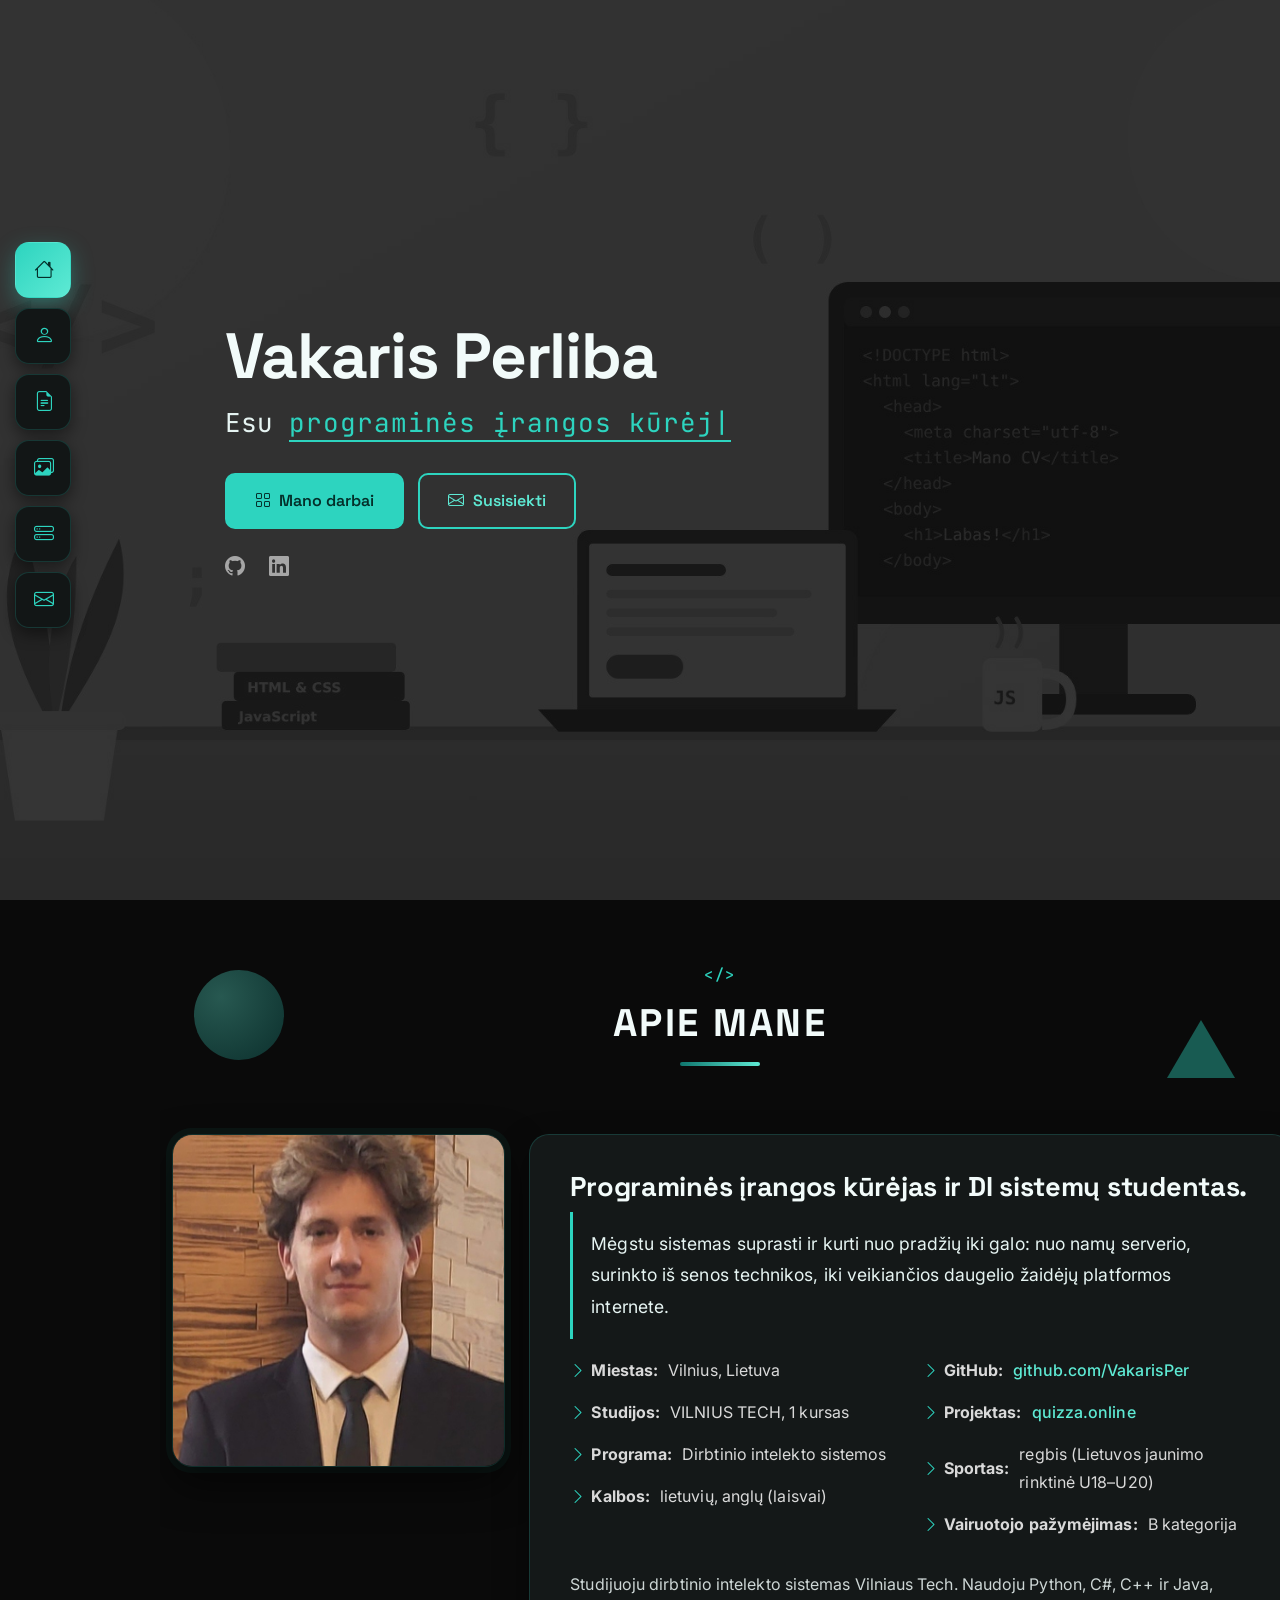
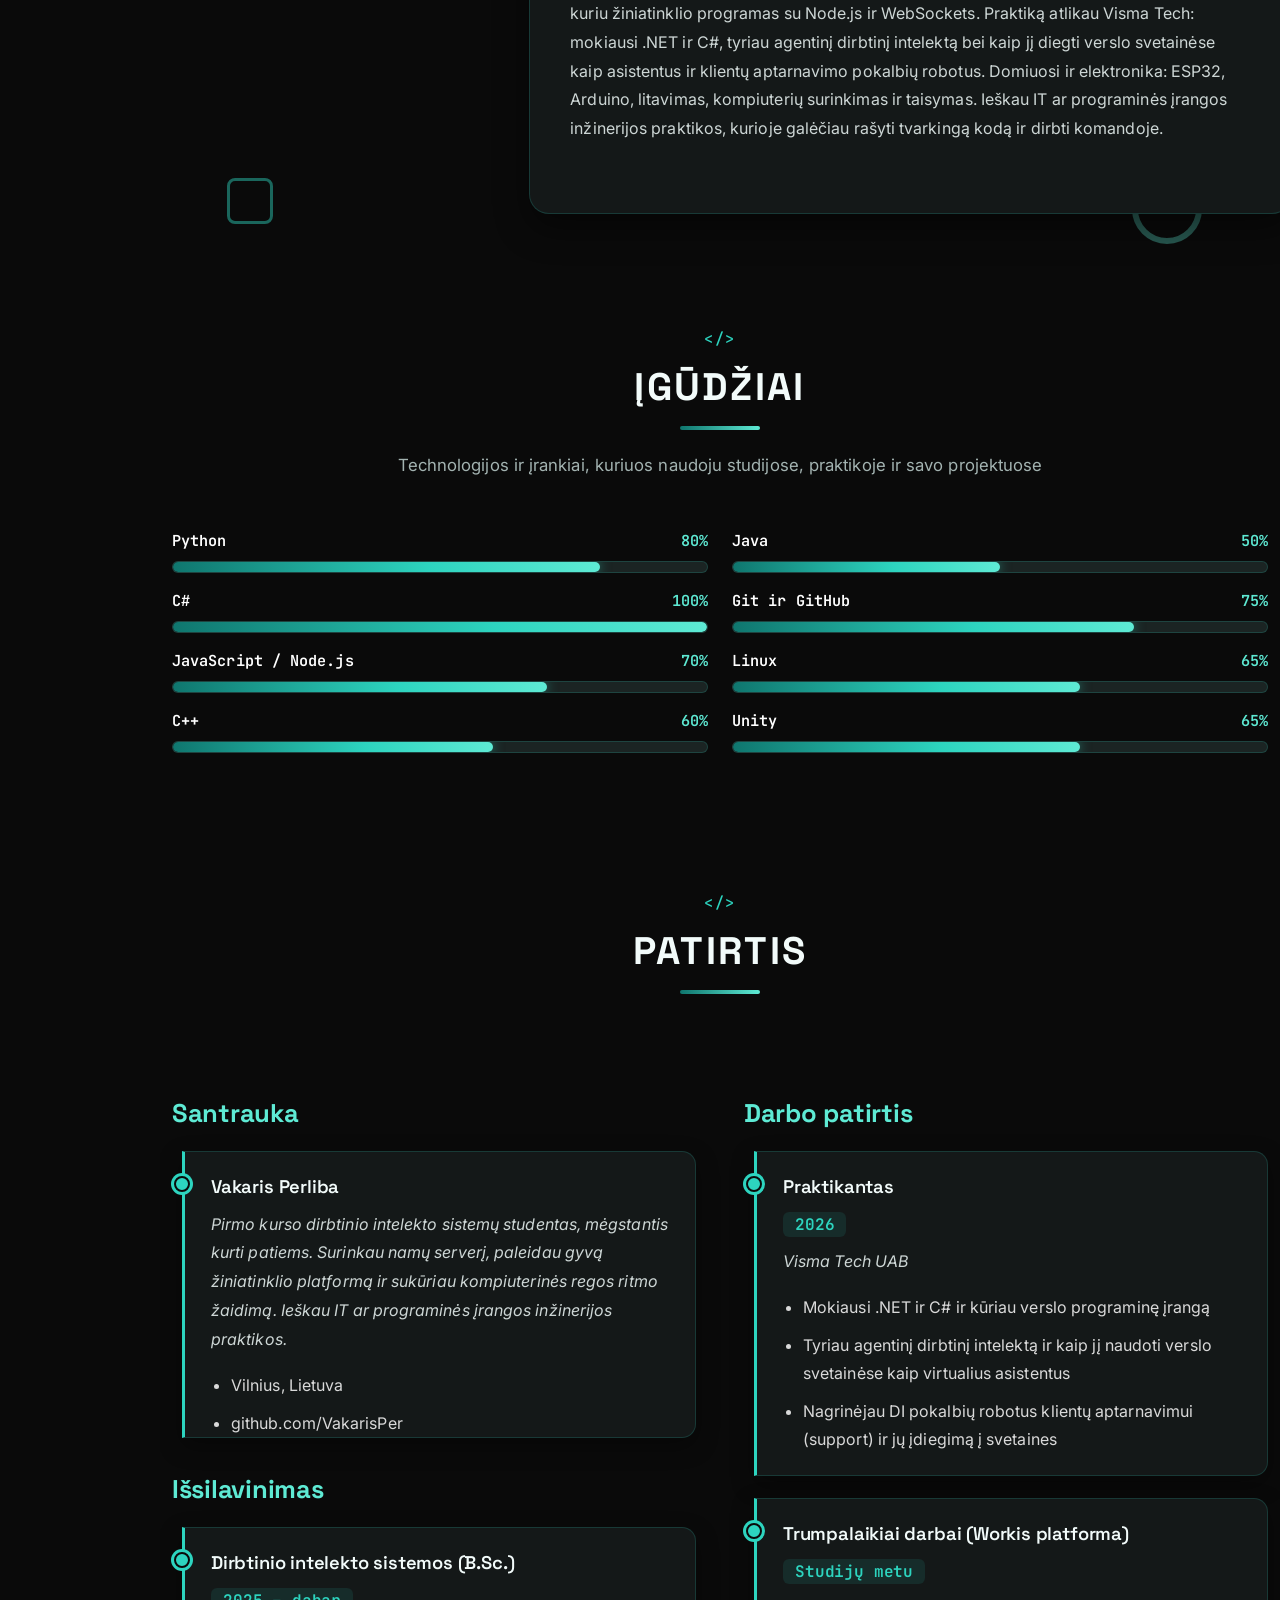
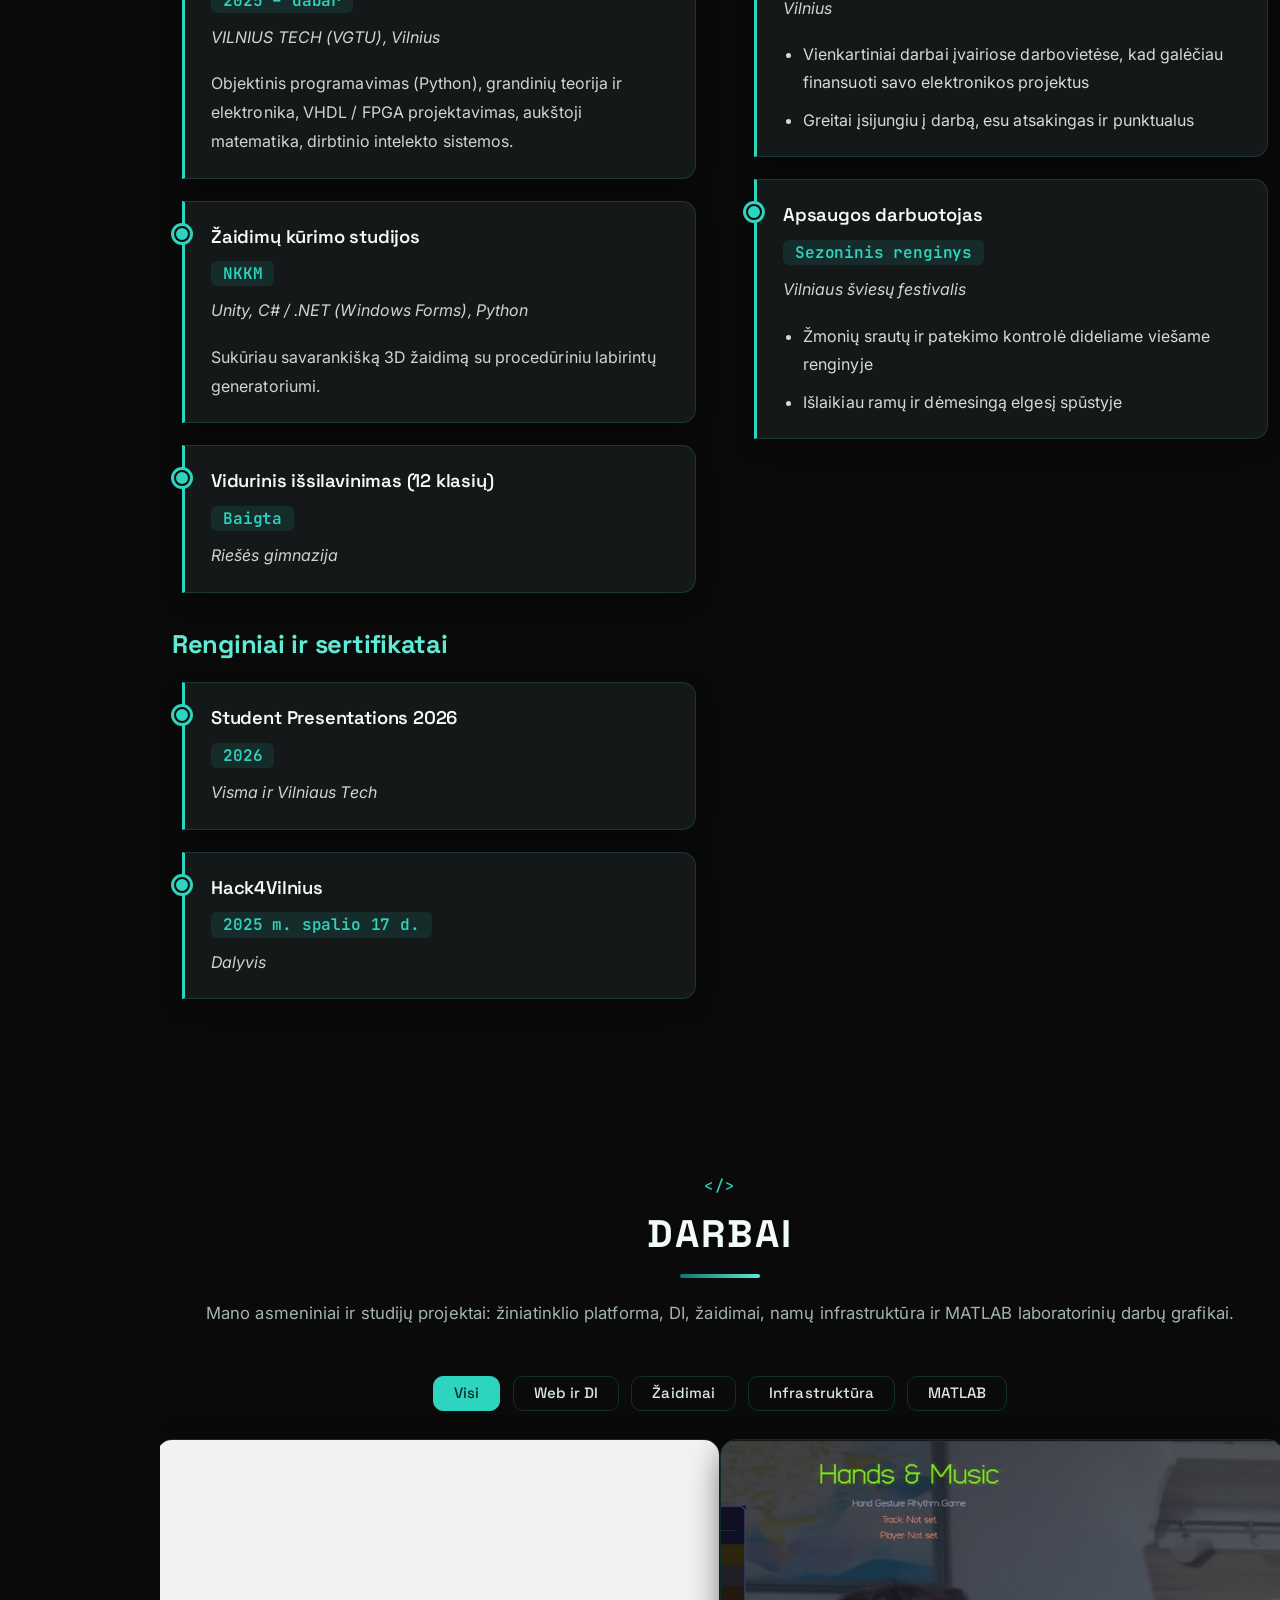
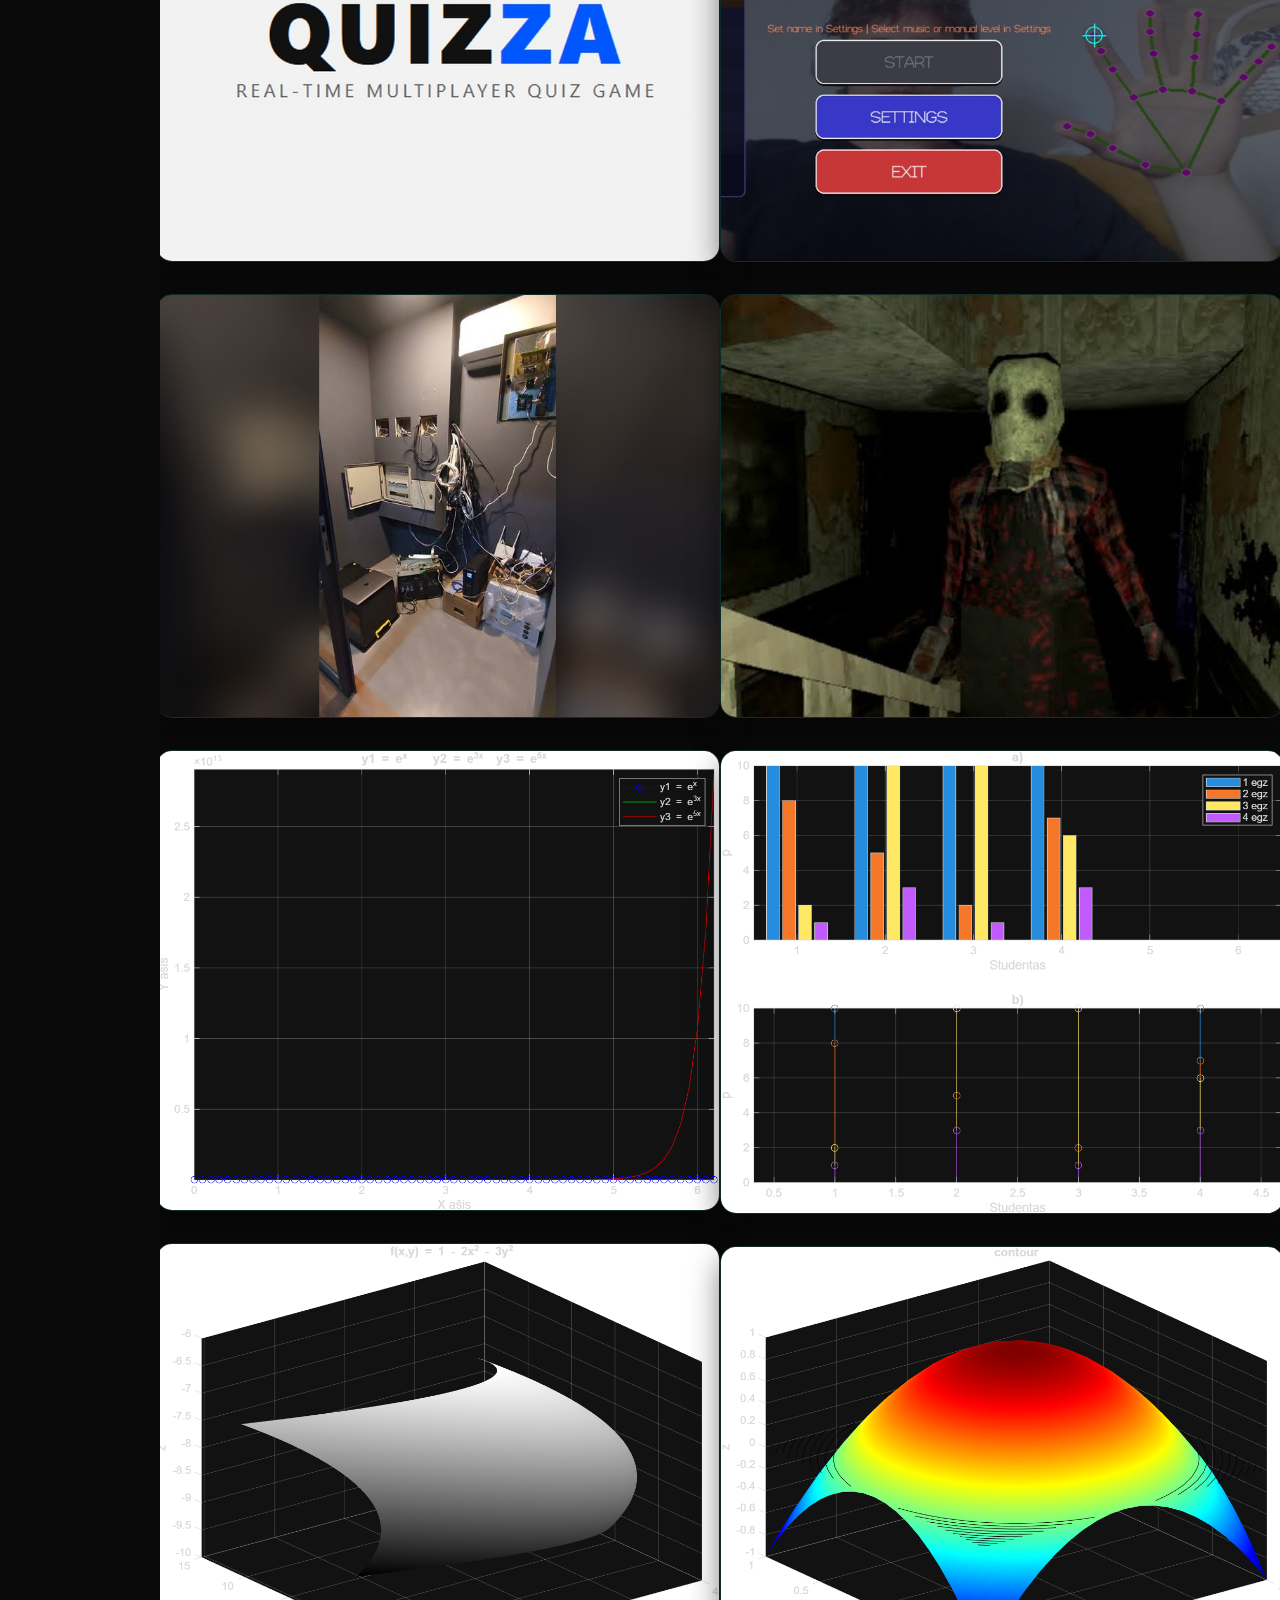
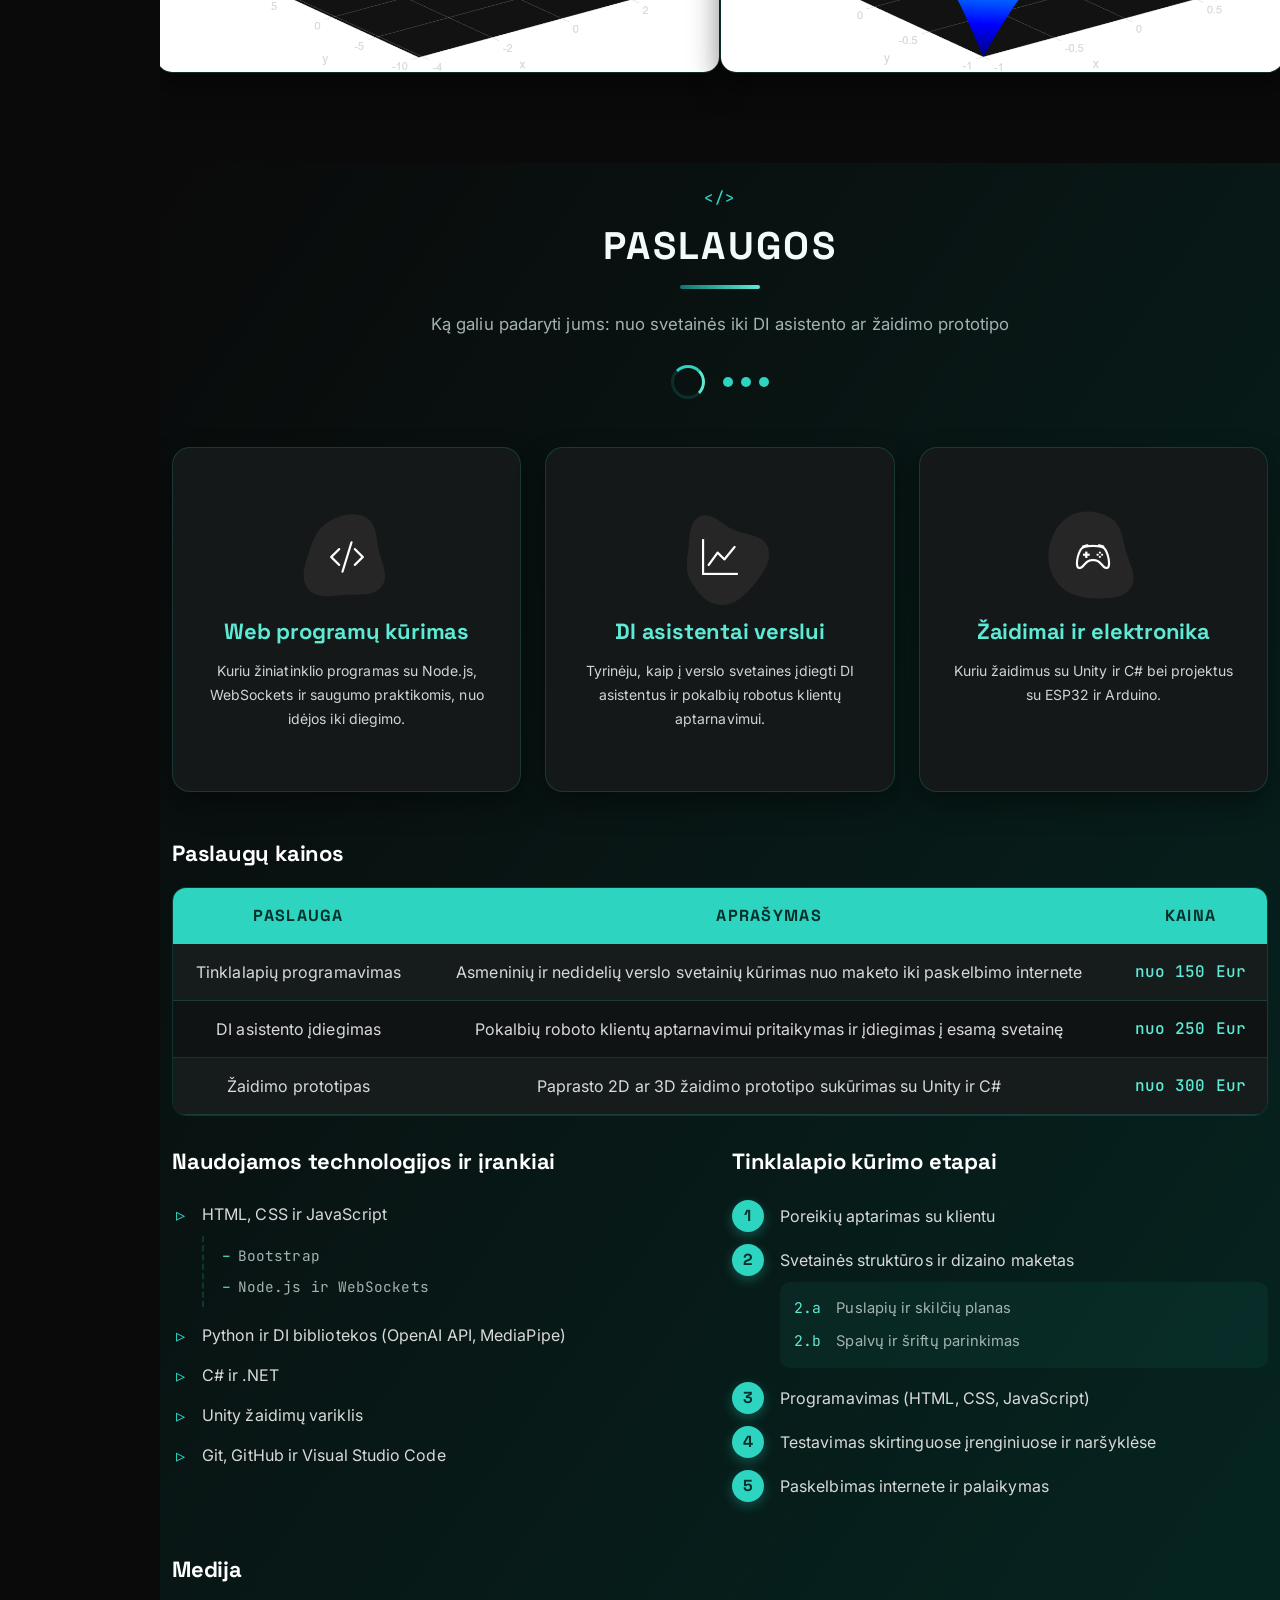
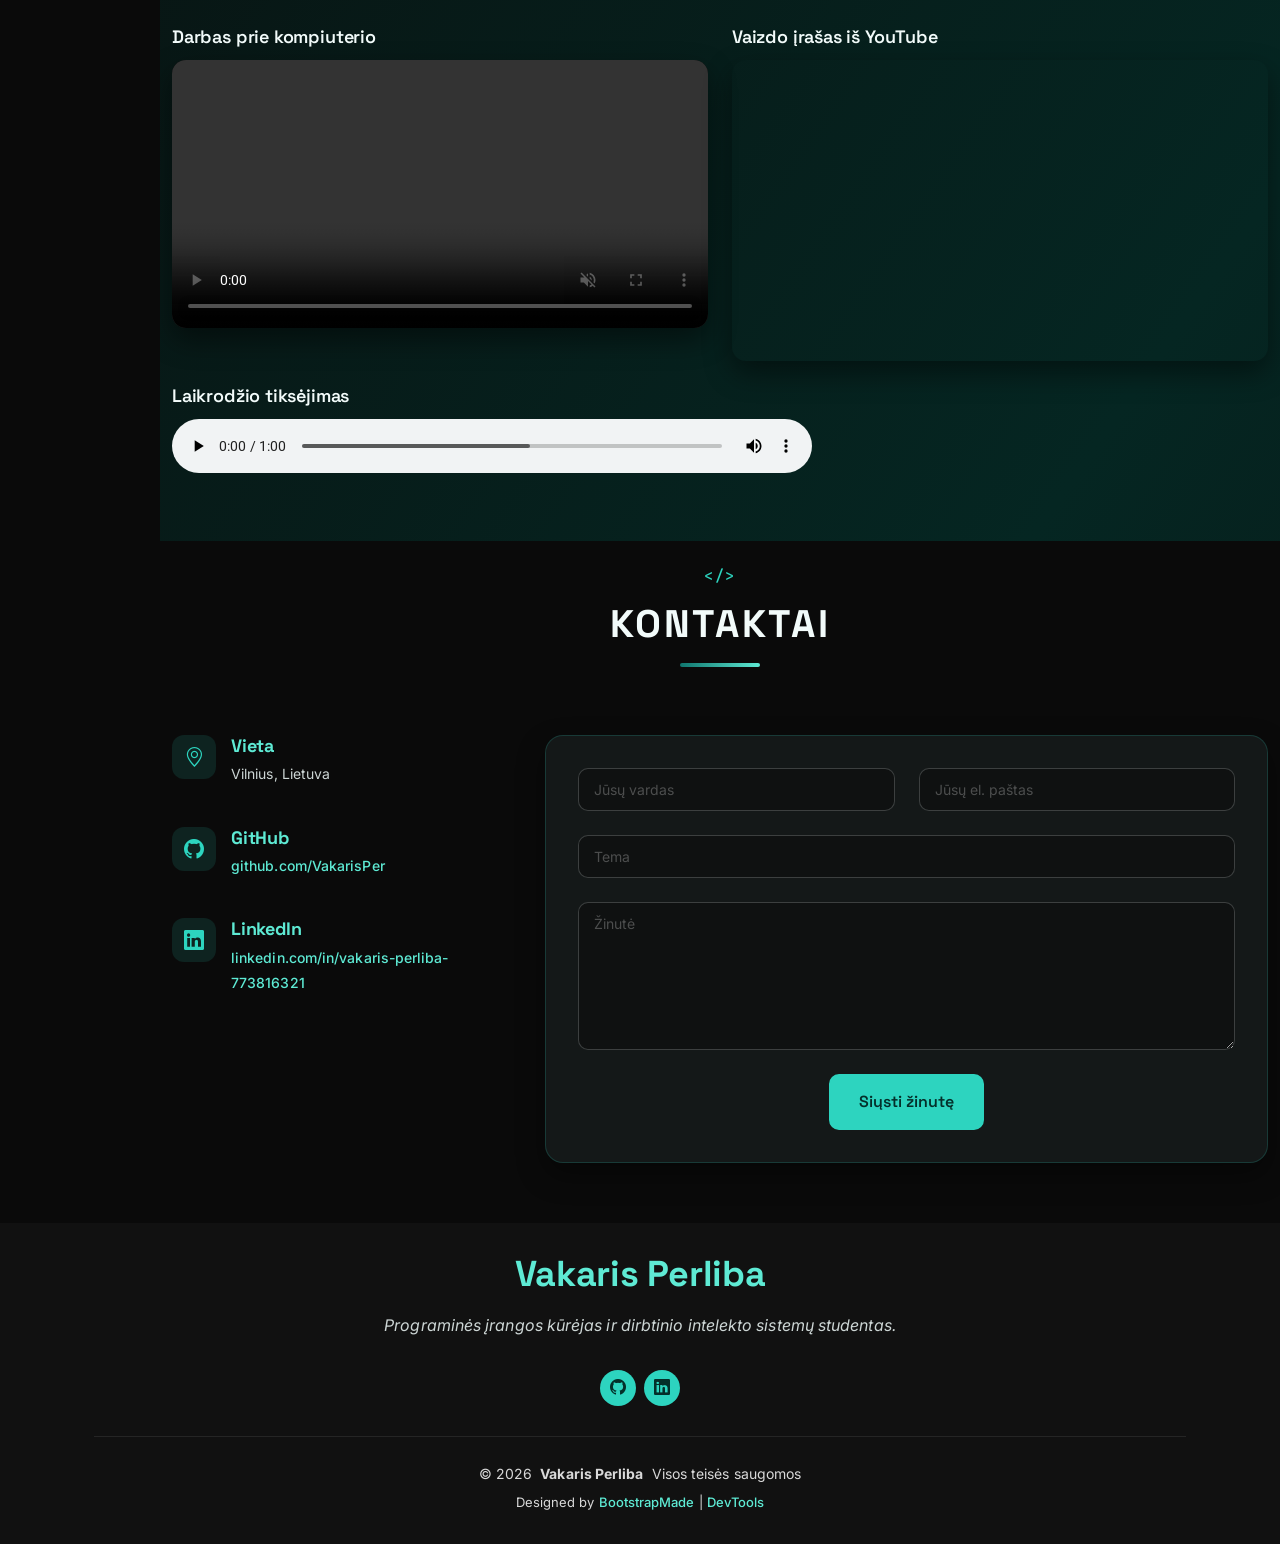
<file: LD10/index.html>
<!DOCTYPE html>
<html lang="lt">

<head>
  <meta charset="UTF-8">
  <meta content="width=device-width, initial-scale=1.0" name="viewport">
  <title>Mano CV</title>
  <meta name="author" content="Vakaris Perliba">
  <meta name="description" content="Vakaris Perliba CV puslapis">
  <meta name="keywords" content="CV, programinės įrangos kūrėjas, dirbtinis intelektas, .NET, C#, Python, Visma Tech, Vakaris Perliba">

  <!-- Favicons -->
  <link href="assets/img/favicon-kodas.png" rel="icon" type="image/png">
  <link href="assets/img/apple-touch-icon-kodas.png" rel="apple-touch-icon">

  <!-- Fonts -->
  <link href="https://fonts.googleapis.com" rel="preconnect">
  <link href="https://fonts.gstatic.com" rel="preconnect" crossorigin>
  <link href="https://fonts.googleapis.com/css2?family=Roboto:ital,wght@0,100;0,300;0,400;0,500;0,700;0,900;1,100;1,300;1,400;1,500;1,700;1,900&family=Poppins:ital,wght@0,100;0,200;0,300;0,400;0,500;0,600;0,700;0,800;0,900;1,100;1,200;1,300;1,400;1,500;1,600;1,700;1,800;1,900&family=Raleway:ital,wght@0,100;0,200;0,300;0,400;0,500;0,600;0,700;0,800;0,900;1,100;1,200;1,300;1,400;1,500;1,600;1,700;1,800;1,900&display=swap" rel="stylesheet">

  <!-- Vendor CSS Files -->
  <link href="assets/vendor/bootstrap/css/bootstrap.min.css" rel="stylesheet">
  <link href="assets/vendor/bootstrap-icons/bootstrap-icons.css" rel="stylesheet">
  <link href="assets/vendor/aos/aos.css" rel="stylesheet">
  <link href="assets/vendor/glightbox/css/glightbox.min.css" rel="stylesheet">
  <link href="assets/vendor/swiper/swiper-bundle.min.css" rel="stylesheet">

  <!-- Main CSS File -->
  <link href="assets/css/main.css" rel="stylesheet">

  <!-- Papildomi šriftai ir nuosavi stiliai (LD9) -->
  <link href="https://fonts.googleapis.com/css2?family=Inter:wght@400;500;600&family=Space+Grotesk:wght@500;600;700&family=JetBrains+Mono:wght@400;500&display=swap" rel="stylesheet">
  <link href="assets/css/custom.css" rel="stylesheet">

  <!-- =======================================================
  * Template Name: MyResume
  * Template URL: https://bootstrapmade.com/free-html-bootstrap-template-my-resume/
  * Updated: Jun 29 2024 with Bootstrap v5.3.3
  * Author: BootstrapMade.com
  * License: https://bootstrapmade.com/license/
  ======================================================== -->
</head>

<body class="index-page">

  <header id="header" class="header d-flex flex-column justify-content-center">

    <i class="header-toggle d-xl-none bi bi-list"></i>

    <nav id="navmenu" class="navmenu">
      <ul>
        <li><a href="#hero" class="active"><i class="bi bi-house navicon"></i><span>Pagrindinis</span></a></li>
        <li><a href="#about"><i class="bi bi-person navicon"></i><span>Apie</span></a></li>
        <li><a href="#resume"><i class="bi bi-file-earmark-text navicon"></i><span>Patirtis</span></a></li>
        <li><a href="#portfolio"><i class="bi bi-images navicon"></i><span>Darbai</span></a></li>
        <li><a href="#services"><i class="bi bi-hdd-stack navicon"></i><span>Paslaugos</span></a></li>
        <li><a href="#contact"><i class="bi bi-envelope navicon"></i><span>Kontaktai</span></a></li>
      </ul>
    </nav>

  </header>

  <main class="main">

    <!-- Hero Section -->
    <section id="hero" class="hero section light-background">

      <img src="assets/img/hero-programuotojas.jpg" width="1920" height="1053" alt="Programuotojo darbo vieta su kompiuteriu ir HTML kodu">

      <div class="container" data-aos="zoom-out">
        <div class="row justify-content-center">
          <div class="col-lg-9">
            <h2>Vakaris Perliba</h2>
            <p>Esu <span class="typed" data-typed-items="programinės įrangos kūrėjas, dirbtinio intelekto sistemų studentas, praktiką Visma Tech atlikęs studentas">programinės įrangos kūrėjas</span><span class="typed-cursor typed-cursor--blink" aria-hidden="true"></span></p>
            <div class="hero-buttons">
              <a href="#portfolio" class="btn-cv btn-cv-primary"><i class="bi bi-grid"></i> Mano darbai</a>
              <a href="#contact" class="btn-cv btn-cv-outline"><i class="bi bi-envelope"></i> Susisiekti</a>
            </div>
            <div class="social-links">
              <a href="https://github.com/VakarisPer" target="_blank" title="GitHub"><i class="bi bi-github"></i></a>
              <a href="https://www.linkedin.com/in/vakaris-perliba-773816321/" target="_blank" title="LinkedIn"><i class="bi bi-linkedin"></i></a>
            </div>
          </div>
        </div>
      </div>

    </section><!-- /Hero Section -->

    <!-- About Section -->
    <section id="about" class="about section">

      <!-- Dekoratyvinės animuotos CSS figūros (LD10) -->
      <div class="about-shapes" aria-hidden="true">
        <span class="shape shape-circle"></span>
        <span class="shape shape-triangle"></span>
        <span class="shape shape-square"></span>
        <span class="shape shape-ring"></span>
      </div>

      <!-- Section Title -->
      <div class="container section-title" data-aos="fade-up">
        <h2>Apie mane</h2>
      </div><!-- End Section Title -->

      <div class="container" data-aos="fade-up" data-aos-delay="100">

        <div class="row gy-4 justify-content-center">
          <div class="col-lg-4 about-photo">
            <img src="assets/img/vakaris.jpg" class="img-fluid" width="700" height="700" alt="Vakaris Perlibos portretinė nuotrauka">
          </div>
          <div class="col-lg-8 content">
            <h2>Programinės įrangos kūrėjas ir DI sistemų studentas.</h2>
            <p class="fst-italic py-3">
              Mėgstu sistemas suprasti ir kurti nuo pradžių iki galo: nuo namų serverio, surinkto iš senos technikos,
              iki veikiančios daugelio žaidėjų platformos internete.
            </p>
            <div class="row">
              <div class="col-lg-6">
                <ul>
                  <li><i class="bi bi-chevron-right"></i> <strong>Miestas:</strong> <span>Vilnius, Lietuva</span></li>
                  <li><i class="bi bi-chevron-right"></i> <strong>Studijos:</strong> <span>VILNIUS TECH, 1 kursas</span></li>
                  <li><i class="bi bi-chevron-right"></i> <strong>Programa:</strong> <span>Dirbtinio intelekto sistemos</span></li>
                  <li><i class="bi bi-chevron-right"></i> <strong>Kalbos:</strong> <span>lietuvių, anglų (laisvai)</span></li>
                </ul>
              </div>
              <div class="col-lg-6">
                <ul>
                  <li><i class="bi bi-chevron-right"></i> <strong>GitHub:</strong> <span><a href="https://github.com/VakarisPer" target="_blank">github.com/VakarisPer</a></span></li>
                  <li><i class="bi bi-chevron-right"></i> <strong>Projektas:</strong> <span><a href="https://quizza.online" target="_blank">quizza.online</a></span></li>
                  <li><i class="bi bi-chevron-right"></i> <strong>Sportas:</strong> <span>regbis (Lietuvos jaunimo rinktinė U18–U20)</span></li>
                  <li><i class="bi bi-chevron-right"></i> <strong>Vairuotojo pažymėjimas:</strong> <span>B kategorija</span></li>
                </ul>
              </div>
            </div>
            <p class="py-3">
              Studijuoju dirbtinio intelekto sistemas Vilniaus Tech. Naudoju Python, C#, C++ ir Java, kuriu žiniatinklio
              programas su Node.js ir WebSockets. Praktiką atlikau Visma Tech: mokiausi .NET ir C#, tyriau agentinį
              dirbtinį intelektą bei kaip jį diegti verslo svetainėse kaip asistentus ir klientų aptarnavimo pokalbių robotus.
              Domiuosi ir elektronika: ESP32, Arduino, litavimas, kompiuterių surinkimas ir taisymas.
              Ieškau IT ar programinės įrangos inžinerijos praktikos, kurioje galėčiau rašyti tvarkingą kodą ir dirbti komandoje.
            </p>
          </div>
        </div>

      </div>

    </section><!-- /About Section -->

    <!-- Skills Section -->
    <section id="skills" class="skills section">

      <!-- Section Title -->
      <div class="container section-title" data-aos="fade-up">
        <h2>Įgūdžiai</h2>
        <p>Technologijos ir įrankiai, kuriuos naudoju studijose, praktikoje ir savo projektuose</p>
      </div><!-- End Section Title -->

      <div class="container" data-aos="fade-up" data-aos-delay="100">

        <div class="row skills-content skills-animation">

          <div class="col-lg-6">

            <div class="progress">
              <span class="skill"><span>Python</span> <i class="val">80%</i></span>
              <div class="progress-bar-wrap">
                <div class="progress-bar" role="progressbar" aria-valuenow="80" aria-valuemin="0" aria-valuemax="100"></div>
              </div>
            </div><!-- End Skills Item -->

            <div class="progress">
              <span class="skill"><span>C#</span> <i class="val">100%</i></span>
              <div class="progress-bar-wrap">
                <div class="progress-bar" role="progressbar" aria-valuenow="100" aria-valuemin="0" aria-valuemax="100"></div>
              </div>
            </div><!-- End Skills Item -->

            <div class="progress">
              <span class="skill"><span>JavaScript / Node.js</span> <i class="val">70%</i></span>
              <div class="progress-bar-wrap">
                <div class="progress-bar" role="progressbar" aria-valuenow="70" aria-valuemin="0" aria-valuemax="100"></div>
              </div>
            </div><!-- End Skills Item -->

            <div class="progress">
              <span class="skill"><span>C++</span> <i class="val">60%</i></span>
              <div class="progress-bar-wrap">
                <div class="progress-bar" role="progressbar" aria-valuenow="60" aria-valuemin="0" aria-valuemax="100"></div>
              </div>
            </div><!-- End Skills Item -->

          </div>

          <div class="col-lg-6">

            <div class="progress">
              <span class="skill"><span>Java</span> <i class="val">50%</i></span>
              <div class="progress-bar-wrap">
                <div class="progress-bar" role="progressbar" aria-valuenow="50" aria-valuemin="0" aria-valuemax="100"></div>
              </div>
            </div><!-- End Skills Item -->

            <div class="progress">
              <span class="skill"><span>Git ir GitHub</span> <i class="val">75%</i></span>
              <div class="progress-bar-wrap">
                <div class="progress-bar" role="progressbar" aria-valuenow="75" aria-valuemin="0" aria-valuemax="100"></div>
              </div>
            </div><!-- End Skills Item -->

            <div class="progress">
              <span class="skill"><span>Linux</span> <i class="val">65%</i></span>
              <div class="progress-bar-wrap">
                <div class="progress-bar" role="progressbar" aria-valuenow="65" aria-valuemin="0" aria-valuemax="100"></div>
              </div>
            </div><!-- End Skills Item -->

            <div class="progress">
              <span class="skill"><span>Unity</span> <i class="val">65%</i></span>
              <div class="progress-bar-wrap">
                <div class="progress-bar" role="progressbar" aria-valuenow="65" aria-valuemin="0" aria-valuemax="100"></div>
              </div>
            </div><!-- End Skills Item -->

          </div>

        </div>
      </div>

    </section><!-- /Skills Section -->

    <!-- Resume Section -->
    <section id="resume" class="resume section">

      <!-- Section Title -->
      <div class="container section-title" data-aos="fade-up">
        <h2>Patirtis</h2>
      </div><!-- End Section Title -->

      <div class="container">

        <div class="row">

          <div class="col-lg-6" data-aos="fade-up" data-aos-delay="100">
            <h3 class="resume-title">Santrauka</h3>

            <div class="resume-item pb-0">
              <h4>Vakaris Perliba</h4>
              <p><em>Pirmo kurso dirbtinio intelekto sistemų studentas, mėgstantis kurti patiems. Surinkau namų serverį, paleidau gyvą žiniatinklio platformą ir sukūriau kompiuterinės regos ritmo žaidimą. Ieškau IT ar programinės įrangos inžinerijos praktikos.</em></p>
              <ul>
                <li>Vilnius, Lietuva</li>
                <li>github.com/VakarisPer</li>
              </ul>
            </div><!-- Edn Resume Item -->

            <h3 class="resume-title">Išsilavinimas</h3>
            <div class="resume-item">
              <h4>Dirbtinio intelekto sistemos (B.Sc.)</h4>
              <h5>2025 – dabar</h5>
              <p><em>VILNIUS TECH (VGTU), Vilnius</em></p>
              <p>Objektinis programavimas (Python), grandinių teorija ir elektronika, VHDL / FPGA projektavimas, aukštoji matematika, dirbtinio intelekto sistemos.</p>
            </div><!-- Edn Resume Item -->

            <div class="resume-item">
              <h4>Žaidimų kūrimo studijos</h4>
              <h5>NKKM</h5>
              <p><em>Unity, C# / .NET (Windows Forms), Python</em></p>
              <p>Sukūriau savarankišką 3D žaidimą su procedūriniu labirintų generatoriumi.</p>
            </div><!-- Edn Resume Item -->

            <div class="resume-item">
              <h4>Vidurinis išsilavinimas (12 klasių)</h4>
              <h5>Baigta</h5>
              <p><em>Riešės gimnazija</em></p>
            </div><!-- Edn Resume Item -->

            <h3 class="resume-title">Renginiai ir sertifikatai</h3>
            <div class="resume-item">
              <h4>Student Presentations 2026</h4>
              <h5>2026</h5>
              <p><em>Visma ir Vilniaus Tech</em></p>
            </div><!-- Edn Resume Item -->

            <div class="resume-item">
              <h4>Hack4Vilnius</h4>
              <h5>2025 m. spalio 17 d.</h5>
              <p><em>Dalyvis</em></p>
            </div><!-- Edn Resume Item -->

          </div>

          <div class="col-lg-6" data-aos="fade-up" data-aos-delay="200">
            <h3 class="resume-title">Darbo patirtis</h3>
            <div class="resume-item">
              <h4>Praktikantas</h4>
              <h5>2026</h5>
              <p><em>Visma Tech UAB</em></p>
              <ul>
                <li>Mokiausi .NET ir C# ir kūriau verslo programinę įrangą</li>
                <li>Tyriau agentinį dirbtinį intelektą ir kaip jį naudoti verslo svetainėse kaip virtualius asistentus</li>
                <li>Nagrinėjau DI pokalbių robotus klientų aptarnavimui (support) ir jų įdiegimą į svetaines</li>
              </ul>
            </div><!-- Edn Resume Item -->

            <div class="resume-item">
              <h4>Trumpalaikiai darbai (Workis platforma)</h4>
              <h5>Studijų metu</h5>
              <p><em>Vilnius</em></p>
              <ul>
                <li>Vienkartiniai darbai įvairiose darbovietėse, kad galėčiau finansuoti savo elektronikos projektus</li>
                <li>Greitai įsijungiu į darbą, esu atsakingas ir punktualus</li>
              </ul>
            </div><!-- Edn Resume Item -->

            <div class="resume-item">
              <h4>Apsaugos darbuotojas</h4>
              <h5>Sezoninis renginys</h5>
              <p><em>Vilniaus šviesų festivalis</em></p>
              <ul>
                <li>Žmonių srautų ir patekimo kontrolė dideliame viešame renginyje</li>
                <li>Išlaikiau ramų ir dėmesingą elgesį spūstyje</li>
              </ul>
            </div><!-- Edn Resume Item -->

          </div>

        </div>

      </div>

    </section><!-- /Resume Section -->

    <!-- Portfolio Section -->
    <section id="portfolio" class="portfolio section">

      <!-- Section Title -->
      <div class="container section-title" data-aos="fade-up">
        <h2>Darbai</h2>
        <p>Mano asmeniniai ir studijų projektai: žiniatinklio platforma, DI, žaidimai, namų infrastruktūra ir MATLAB laboratorinių darbų grafikai.</p>
      </div><!-- End Section Title -->

      <div class="container">

        <div class="isotope-layout" data-default-filter="*" data-layout="masonry" data-sort="original-order">

          <ul class="portfolio-filters isotope-filters" data-aos="fade-up" data-aos-delay="100">
            <li data-filter="*" class="filter-active">Visi</li>
            <li data-filter=".filter-web">Web ir DI</li>
            <li data-filter=".filter-games">Žaidimai</li>
            <li data-filter=".filter-infra">Infrastruktūra</li>
            <li data-filter=".filter-matlab">MATLAB</li>
          </ul><!-- End Portfolio Filters -->

          <div class="row gy-4 isotope-container" data-aos="fade-up" data-aos-delay="200">

            <div class="col-lg-6 col-md-6 portfolio-item isotope-item filter-web">
              <img src="assets/img/proj-quizza.jpg" class="img-fluid" width="800" height="600" alt="Quizza logotipas">
              <div class="portfolio-info">
                <h4>Quizza</h4>
                <p>Gyva daugelio žaidėjų viktorinų platforma su DI klausimų generavimu</p>
                <a href="assets/img/proj-quizza.jpg" title="Quizza" data-gallery="portfolio-gallery" class="glightbox preview-link"><i class="bi bi-zoom-in"></i></a>
                <a href="https://quizza.online" title="Daugiau informacijos" class="details-link" target="_blank"><i class="bi bi-link-45deg"></i></a>
              </div>
            </div><!-- End Portfolio Item -->

            <div class="col-lg-6 col-md-6 portfolio-item isotope-item filter-games filter-web">
              <img src="assets/img/proj-hands-music.jpg" class="img-fluid" width="800" height="600" alt="Hands &amp; Music žaidimas su rankų sekimu">
              <div class="portfolio-info">
                <h4>Hands &amp; Music</h4>
                <p>Ritmo žaidimas, valdomas rankų gestais (MediaPipe, OpenCV, Pygame)</p>
                <a href="assets/img/proj-hands-music.jpg" title="Hands &amp; Music" data-gallery="portfolio-gallery" class="glightbox preview-link"><i class="bi bi-zoom-in"></i></a>
                <a href="https://github.com/VakarisPer" title="Daugiau informacijos" class="details-link" target="_blank"><i class="bi bi-link-45deg"></i></a>
              </div>
            </div><!-- End Portfolio Item -->

            <div class="col-lg-6 col-md-6 portfolio-item isotope-item filter-infra">
              <img src="assets/img/proj-home-server.jpg" class="img-fluid" width="800" height="600" alt="Namų serverio spinta su tinklo įranga">
              <div class="portfolio-info">
                <h4>Namų serveris ir privatus debesis</h4>
                <p>Serveris iš senų kompiuterių, saugiai prijungtas prie interneto per Cloudflare Tunnel</p>
                <a href="assets/img/proj-home-server.jpg" title="Namų serveris ir privatus debesis" data-gallery="portfolio-gallery" class="glightbox preview-link"><i class="bi bi-zoom-in"></i></a>
                <a href="https://github.com/VakarisPer" title="Daugiau informacijos" class="details-link" target="_blank"><i class="bi bi-link-45deg"></i></a>
              </div>
            </div><!-- End Portfolio Item -->

            <div class="col-lg-6 col-md-6 portfolio-item isotope-item filter-games">
              <img src="assets/img/proj-backroom.jpg" class="img-fluid" width="800" height="600" alt="Backroom žaidimo kadras">
              <div class="portfolio-info">
                <h4>Backroom</h4>
                <p>3D siaubo žaidimas Unity su procedūriniu labirintų generatoriumi</p>
                <a href="assets/img/proj-backroom.jpg" title="Backroom" data-gallery="portfolio-gallery" class="glightbox preview-link"><i class="bi bi-zoom-in"></i></a>
                <a href="https://github.com/VakarisPer/HorrorGame" title="Daugiau informacijos" class="details-link" target="_blank"><i class="bi bi-link-45deg"></i></a>
              </div>
            </div><!-- End Portfolio Item -->

            <div class="col-lg-6 col-md-6 portfolio-item isotope-item filter-matlab">
              <img src="assets/img/matlab/ld3-eksponentes.png" class="img-fluid" width="1046" height="855" alt="MATLAB grafikas: trys eksponentinės funkcijos e^x, e^3x ir e^5x">
              <div class="portfolio-info">
                <h4>Eksponentinės funkcijos (LD3)</h4>
                <p>Trijų funkcijų e<sup>x</sup>, e<sup>3x</sup> ir e<sup>5x</sup> palyginimas viename grafike su legenda ir skirtingais linijų stiliais</p>
                <a href="assets/img/matlab/ld3-eksponentes.png" title="Eksponentinės funkcijos (LD3)" data-gallery="portfolio-gallery" class="glightbox preview-link"><i class="bi bi-zoom-in"></i></a>
                <a href="https://github.com/VakarisPer/Laboratoriniai-darbai/tree/main/LD3" title="MATLAB kodas" class="details-link" target="_blank"><i class="bi bi-link-45deg"></i></a>
              </div>
            </div><!-- End Portfolio Item -->

            <div class="col-lg-6 col-md-6 portfolio-item isotope-item filter-matlab">
              <img src="assets/img/matlab/ld3-egzaminai.png" class="img-fluid" width="1031" height="848" alt="MATLAB stulpelinė ir diskretinė diagramos su studentų egzaminų pažymiais">
              <div class="portfolio-info">
                <h4>Egzaminų rezultatai (LD3)</h4>
                <p>Studentų egzaminų pažymiai pavaizduoti stulpeline (bar) ir diskretine (stem) diagramomis naudojant subplot</p>
                <a href="assets/img/matlab/ld3-egzaminai.png" title="Egzaminų rezultatai (LD3)" data-gallery="portfolio-gallery" class="glightbox preview-link"><i class="bi bi-zoom-in"></i></a>
                <a href="https://github.com/VakarisPer/Laboratoriniai-darbai/tree/main/LD3" title="MATLAB kodas" class="details-link" target="_blank"><i class="bi bi-link-45deg"></i></a>
              </div>
            </div><!-- End Portfolio Item -->

            <div class="col-lg-6 col-md-6 portfolio-item isotope-item filter-matlab">
              <img src="assets/img/matlab/ld4-pavirsius.png" class="img-fluid" width="1087" height="827" alt="MATLAB 3D paviršius f(x,y) = 1 - 2x^2 - 3y^2 pilkais tonais">
              <div class="portfolio-info">
                <h4>3D paviršius (LD4)</h4>
                <p>Funkcijos f(x,y) = 1 − 2x<sup>2</sup> − 3y<sup>2</sup> paviršius, sukurtas su meshgrid ir surf, pilka spalvų schema</p>
                <a href="assets/img/matlab/ld4-pavirsius.png" title="3D paviršius (LD4)" data-gallery="portfolio-gallery" class="glightbox preview-link"><i class="bi bi-zoom-in"></i></a>
                <a href="https://github.com/VakarisPer/Laboratoriniai-darbai/tree/main/LD4" title="MATLAB kodas" class="details-link" target="_blank"><i class="bi bi-link-45deg"></i></a>
              </div>
            </div><!-- End Portfolio Item -->

            <div class="col-lg-6 col-md-6 portfolio-item isotope-item filter-matlab">
              <img src="assets/img/matlab/ld4-konturas.png" class="img-fluid" width="1085" height="820" alt="MATLAB 3D paraboloidas su jet spalvomis ir kontūro linijomis">
              <div class="portfolio-info">
                <h4>Paviršius su kontūrais (LD4)</h4>
                <p>Paraboloidas 1 − (x<sup>2</sup> + y<sup>2</sup>) su jet spalvų schema ir 20 kontūro linijų (contour)</p>
                <a href="assets/img/matlab/ld4-konturas.png" title="Paviršius su kontūrais (LD4)" data-gallery="portfolio-gallery" class="glightbox preview-link"><i class="bi bi-zoom-in"></i></a>
                <a href="https://github.com/VakarisPer/Laboratoriniai-darbai/tree/main/LD4" title="MATLAB kodas" class="details-link" target="_blank"><i class="bi bi-link-45deg"></i></a>
              </div>
            </div><!-- End Portfolio Item -->

          </div><!-- End Portfolio Container -->

        </div>

      </div>

    </section><!-- /Portfolio Section -->

    <!-- Services Section -->
    <section id="services" class="services section">

      <!-- Section Title -->
      <div class="container section-title" data-aos="fade-up">
        <h2>Paslaugos</h2>
        <p>Ką galiu padaryti jums: nuo svetainės iki DI asistento ar žaidimo prototipo</p>
        <!-- Dekoratyvinis CSS krovimo indikatorius (LD10) -->
        <div class="cv-loader" aria-hidden="true">
          <span class="cv-loader-ring"></span>
          <span class="cv-loader-dots"><i></i><i></i><i></i></span>
        </div>
      </div><!-- End Section Title -->

      <div class="container">

        <div class="row gy-4">

          <div class="col-lg-4 col-md-6" data-aos="fade-up" data-aos-delay="100">
            <div class="service-item item-cyan position-relative">
              <div class="icon">
                <svg width="100" height="100" viewBox="0 0 600 600" xmlns="http://www.w3.org/2000/svg">
                  <path stroke="none" stroke-width="0" fill="#f5f5f5" d="M300,521.0016835830174C376.1290562159157,517.8887921683347,466.0731472004068,529.7835943286574,510.70327084640275,468.03025145048787C554.3714126377745,407.6079735673963,508.03601936045806,328.9844924480964,491.2728898941984,256.3432110539036C474.5976632858925,184.082847569629,479.9380746630129,96.60480741107993,416.23090153303,58.64404602377083C348.86323505073057,18.502131276798302,261.93793281208167,40.57373210992963,193.5410806939664,78.93577620505333C130.42746243093433,114.334589627462,98.30271207620316,179.96522072025542,76.75703585869454,249.04625023123273C51.97151888228291,328.5150500222984,13.704378332031375,421.85034740162234,66.52175969318436,486.19268352777647C119.04800174914682,550.1803526380478,217.28368757567262,524.383925680826,300,521.0016835830174"></path>
                </svg>
                <i class="bi bi-code-slash"></i>
              </div>
              <a href="#" class="stretched-link">
                <h3>Web programų kūrimas</h3>
              </a>
              <p>Kuriu žiniatinklio programas su Node.js, WebSockets ir saugumo praktikomis, nuo idėjos iki diegimo.</p>
            </div>
          </div><!-- End Service Item -->

          <div class="col-lg-4 col-md-6" data-aos="fade-up" data-aos-delay="200">
            <div class="service-item item-orange position-relative">
              <div class="icon">
                <svg width="100" height="100" viewBox="0 0 600 600" xmlns="http://www.w3.org/2000/svg">
                  <path stroke="none" stroke-width="0" fill="#f5f5f5" d="M300,582.0697525312426C382.5290701553225,586.8405444964366,449.9789794690241,525.3245884688669,502.5850820975895,461.55621195738473C556.606425686781,396.0723002908107,615.8543463187945,314.28637112970534,586.6730223649479,234.56875336149918C558.9533121215079,158.8439757836574,454.9685369536778,164.00468322053177,381.49747125262974,130.76875717737553C312.15926192815925,99.40240125094834,248.97055460311594,18.661163978235184,179.8680185752513,50.54337015887873C110.5421016452524,82.52863877960104,119.82277516462835,180.83849132639028,109.12597500060166,256.43424936330496C100.08760227029461,320.3096726198365,92.17705696193138,384.0621239912766,124.79988738764834,439.7174275375508C164.83382741302287,508.01625554203684,220.96474134820875,577.5009287672846,300,582.0697525312426"></path>
                </svg>
                <i class="bi bi-graph-up"></i>
              </div>
              <a href="#" class="stretched-link">
                <h3>DI asistentai verslui</h3>
              </a>
              <p>Tyrinėju, kaip į verslo svetaines įdiegti DI asistentus ir pokalbių robotus klientų aptarnavimui.</p>
            </div>
          </div><!-- End Service Item -->

          <div class="col-lg-4 col-md-6" data-aos="fade-up" data-aos-delay="300">
            <div class="service-item item-teal position-relative">
              <div class="icon">
                <svg width="100" height="100" viewBox="0 0 600 600" xmlns="http://www.w3.org/2000/svg">
                  <path stroke="none" stroke-width="0" fill="#f5f5f5" d="M300,541.5067337569781C382.14930387511276,545.0595476570109,479.8736841581634,548.3450877840088,526.4010558755058,480.5488172755941C571.5218469581645,414.80211281144784,517.5187510058486,332.0715597781072,496.52539010469104,255.14436215662573C477.37192572678356,184.95920475031193,473.57363656557914,105.61284051026155,413.0603344069578,65.22779650032875C343.27470386102294,18.654635553484475,251.2091493199835,5.337323636656869,175.0934190732945,40.62881213300186C97.87086631185822,76.43348514350839,51.98124368387456,156.15599469081315,36.44837278890362,239.84606092416172C21.716077023791087,319.22268207091537,43.775223500013084,401.1760424656574,96.891909868211,461.97329694683043C147.22146801428983,519.5804099606455,223.5754009179313,538.201503339737,300,541.5067337569781"></path>
                </svg>
                <i class="bi bi-controller"></i>
              </div>
              <a href="#" class="stretched-link">
                <h3>Žaidimai ir elektronika</h3>
              </a>
              <p>Kuriu žaidimus su Unity ir C# bei projektus su ESP32 ir Arduino.</p>
            </div>
          </div><!-- End Service Item -->

        </div>

        <!-- Paslaugų kainos (lentelė) -->
        <div class="row mt-5" data-aos="fade-up" data-aos-delay="100">
          <div class="col-12">
            <h3 class="services-subtitle">Paslaugų kainos</h3>
            <div class="table-responsive">
              <table class="table table-striped table-hover align-middle services-table">
                <thead>
                  <tr>
                    <th scope="col">Paslauga</th>
                    <th scope="col">Aprašymas</th>
                    <th scope="col">Kaina</th>
                  </tr>
                </thead>
                <tbody>
                  <tr>
                    <td>Tinklalapių programavimas</td>
                    <td>Asmeninių ir nedidelių verslo svetainių kūrimas nuo maketo iki paskelbimo internete</td>
                    <td>nuo 150 Eur</td>
                  </tr>
                  <tr>
                    <td>DI asistento įdiegimas</td>
                    <td>Pokalbių roboto klientų aptarnavimui pritaikymas ir įdiegimas į esamą svetainę</td>
                    <td>nuo 250 Eur</td>
                  </tr>
                  <tr>
                    <td>Žaidimo prototipas</td>
                    <td>Paprasto 2D ar 3D žaidimo prototipo sukūrimas su Unity ir C#</td>
                    <td>nuo 300 Eur</td>
                  </tr>
                </tbody>
              </table>
            </div>
          </div>
        </div>

        <!-- Įrankiai ir darbo etapai (sąrašai) -->
        <div class="row gy-4 mt-2" data-aos="fade-up" data-aos-delay="200">

          <div class="col-lg-6">
            <h3 class="services-subtitle">Naudojamos technologijos ir įrankiai</h3>
            <ul class="services-list">
              <li>HTML, CSS ir JavaScript
                <ul>
                  <li>Bootstrap</li>
                  <li>Node.js ir WebSockets</li>
                </ul>
              </li>
              <li>Python ir DI bibliotekos (OpenAI API, MediaPipe)</li>
              <li>C# ir .NET</li>
              <li>Unity žaidimų variklis</li>
              <li>Git, GitHub ir Visual Studio Code</li>
            </ul>
          </div>

          <div class="col-lg-6">
            <h3 class="services-subtitle">Tinklalapio kūrimo etapai</h3>
            <ol class="services-list">
              <li>Poreikių aptarimas su klientu</li>
              <li>Svetainės struktūros ir dizaino maketas
                <ol type="a">
                  <li>Puslapių ir skilčių planas</li>
                  <li>Spalvų ir šriftų parinkimas</li>
                </ol>
              </li>
              <li>Programavimas (HTML, CSS, JavaScript)</li>
              <li>Testavimas skirtinguose įrenginiuose ir naršyklėse</li>
              <li>Paskelbimas internete ir palaikymas</li>
            </ol>
          </div>

        </div>

        <!-- Medija -->
        <div class="row gy-4 mt-2" data-aos="fade-up" data-aos-delay="300">

          <div class="col-12">
            <h3 class="services-subtitle">Medija</h3>
          </div>

          <div class="col-lg-6">
            <h4 class="services-media-title">Darbas prie kompiuterio</h4>
            <video class="services-media" width="640" height="360" controls muted preload="metadata">
              <source src="assets/media/klaviatura.mp4" type="video/mp4">
              Jūsų naršyklė nepalaiko vaizdo įrašų.
            </video>
          </div>

          <div class="col-lg-6">
            <h4 class="services-media-title">Vaizdo įrašas iš YouTube</h4>
            <div class="ratio ratio-16x9">
              <iframe src="https://www.youtube.com/embed/BoUVIhtqjAw" title="YouTube vaizdo įrašas" allow="accelerometer; autoplay; clipboard-write; encrypted-media; gyroscope; picture-in-picture" allowfullscreen></iframe>
            </div>
          </div>

          <div class="col-12">
            <h4 class="services-media-title">Laikrodžio tiksėjimas</h4>
            <audio class="services-audio" controls preload="metadata">
              <source src="assets/media/laikrodis.mp3" type="audio/mpeg">
              Jūsų naršyklė nepalaiko garso įrašų.
            </audio>
          </div>

        </div>

      </div>

    </section><!-- /Services Section -->

    <!-- Contact Section -->
    <section id="contact" class="contact section">

      <!-- Section Title -->
      <div class="container section-title" data-aos="fade-up">
        <h2>Kontaktai</h2>
      </div><!-- End Section Title -->

      <div class="container" data-aos="fade" data-aos-delay="100">

        <div class="row gy-4">

          <div class="col-lg-4">
            <div class="info-item d-flex" data-aos="fade-up" data-aos-delay="200">
              <i class="bi bi-geo-alt flex-shrink-0"></i>
              <div>
                <h3>Vieta</h3>
                <p>Vilnius, Lietuva</p>
              </div>
            </div><!-- End Info Item -->

            <div class="info-item d-flex" data-aos="fade-up" data-aos-delay="300">
              <i class="bi bi-github flex-shrink-0"></i>
              <div>
                <h3>GitHub</h3>
                <p><a href="https://github.com/VakarisPer" target="_blank">github.com/VakarisPer</a></p>
              </div>
            </div><!-- End Info Item -->

            <div class="info-item d-flex" data-aos="fade-up" data-aos-delay="400">
              <i class="bi bi-linkedin flex-shrink-0"></i>
              <div>
                <h3>LinkedIn</h3>
                <p><a href="https://www.linkedin.com/in/vakaris-perliba-773816321/" target="_blank">linkedin.com/in/vakaris-perliba-773816321</a></p>
              </div>
            </div><!-- End Info Item -->

          </div>

          <div class="col-lg-8">
            <form action="forms/contact.php" method="post" class="php-email-form" data-aos="fade-up" data-aos-delay="200">
              <div class="row gy-4">

                <div class="col-md-6">
                  <input type="text" name="name" class="form-control" placeholder="Jūsų vardas" required="">
                </div>

                <div class="col-md-6 ">
                  <input type="email" class="form-control" name="email" placeholder="Jūsų el. paštas" required="">
                </div>

                <div class="col-md-12">
                  <input type="text" class="form-control" name="subject" placeholder="Tema" required="">
                </div>

                <div class="col-md-12">
                  <textarea class="form-control" name="message" rows="6" placeholder="Žinutė" required=""></textarea>
                </div>

                <div class="col-md-12 text-center">
                  <div class="loading">Siunčiama</div>
                  <div class="error-message"></div>
                  <div class="sent-message">Žinutė išsiųsta. Ačiū!</div>

                  <button type="submit">Siųsti žinutę</button>
                </div>

              </div>
            </form>
          </div><!-- End Contact Form -->

        </div>

      </div>

    </section><!-- /Contact Section -->

  </main>

  <footer id="footer" class="footer position-relative light-background">
    <div class="container">
      <h3 class="sitename">Vakaris Perliba</h3>
      <p>Programinės įrangos kūrėjas ir dirbtinio intelekto sistemų studentas.</p>
      <div class="social-links d-flex justify-content-center">
        <a href="https://github.com/VakarisPer" target="_blank" title="GitHub"><i class="bi bi-github"></i></a>
        <a href="https://www.linkedin.com/in/vakaris-perliba-773816321/" target="_blank" title="LinkedIn"><i class="bi bi-linkedin"></i></a>
      </div>
      <div class="container">
        <div class="copyright">
          <span>&copy; 2026</span> <strong class="px-1 sitename">Vakaris Perliba</strong> <span>Visos teisės saugomos</span>
        </div>
        <div class="credits">
          <!-- All the links in the footer should remain intact. -->
          <!-- You can delete the links only if you've purchased the pro version. -->
          <!-- Licensing information: https://bootstrapmade.com/license/ -->
          <!-- Purchase the pro version with working PHP/AJAX contact form: [buy-url] -->
          Designed by <a href="https://bootstrapmade.com/">BootstrapMade</a> | <a href="https://bootstrapmade.com/tools/">DevTools</a>
        </div>
      </div>
    </div>
  </footer>

  <!-- Scroll Top -->
  <a href="#" id="scroll-top" class="scroll-top d-flex align-items-center justify-content-center"><i class="bi bi-arrow-up-short"></i></a>

  <!-- Preloader -->
  <div id="preloader"></div>

  <!-- Vendor JS Files -->
  <script src="assets/vendor/bootstrap/js/bootstrap.bundle.min.js"></script>
  <script src="assets/vendor/php-email-form/validate.js"></script>
  <script src="assets/vendor/aos/aos.js"></script>
  <script src="assets/vendor/typed.js/typed.umd.js"></script>
  <script src="assets/vendor/purecounter/purecounter_vanilla.js"></script>
  <script src="assets/vendor/waypoints/noframework.waypoints.js"></script>
  <script src="assets/vendor/glightbox/js/glightbox.min.js"></script>
  <script src="assets/vendor/imagesloaded/imagesloaded.pkgd.min.js"></script>
  <script src="assets/vendor/isotope-layout/isotope.pkgd.min.js"></script>
  <script src="assets/vendor/swiper/swiper-bundle.min.js"></script>

  <!-- Main JS File -->
  <script src="assets/js/main.js"></script>

</body>

</html>
</file>
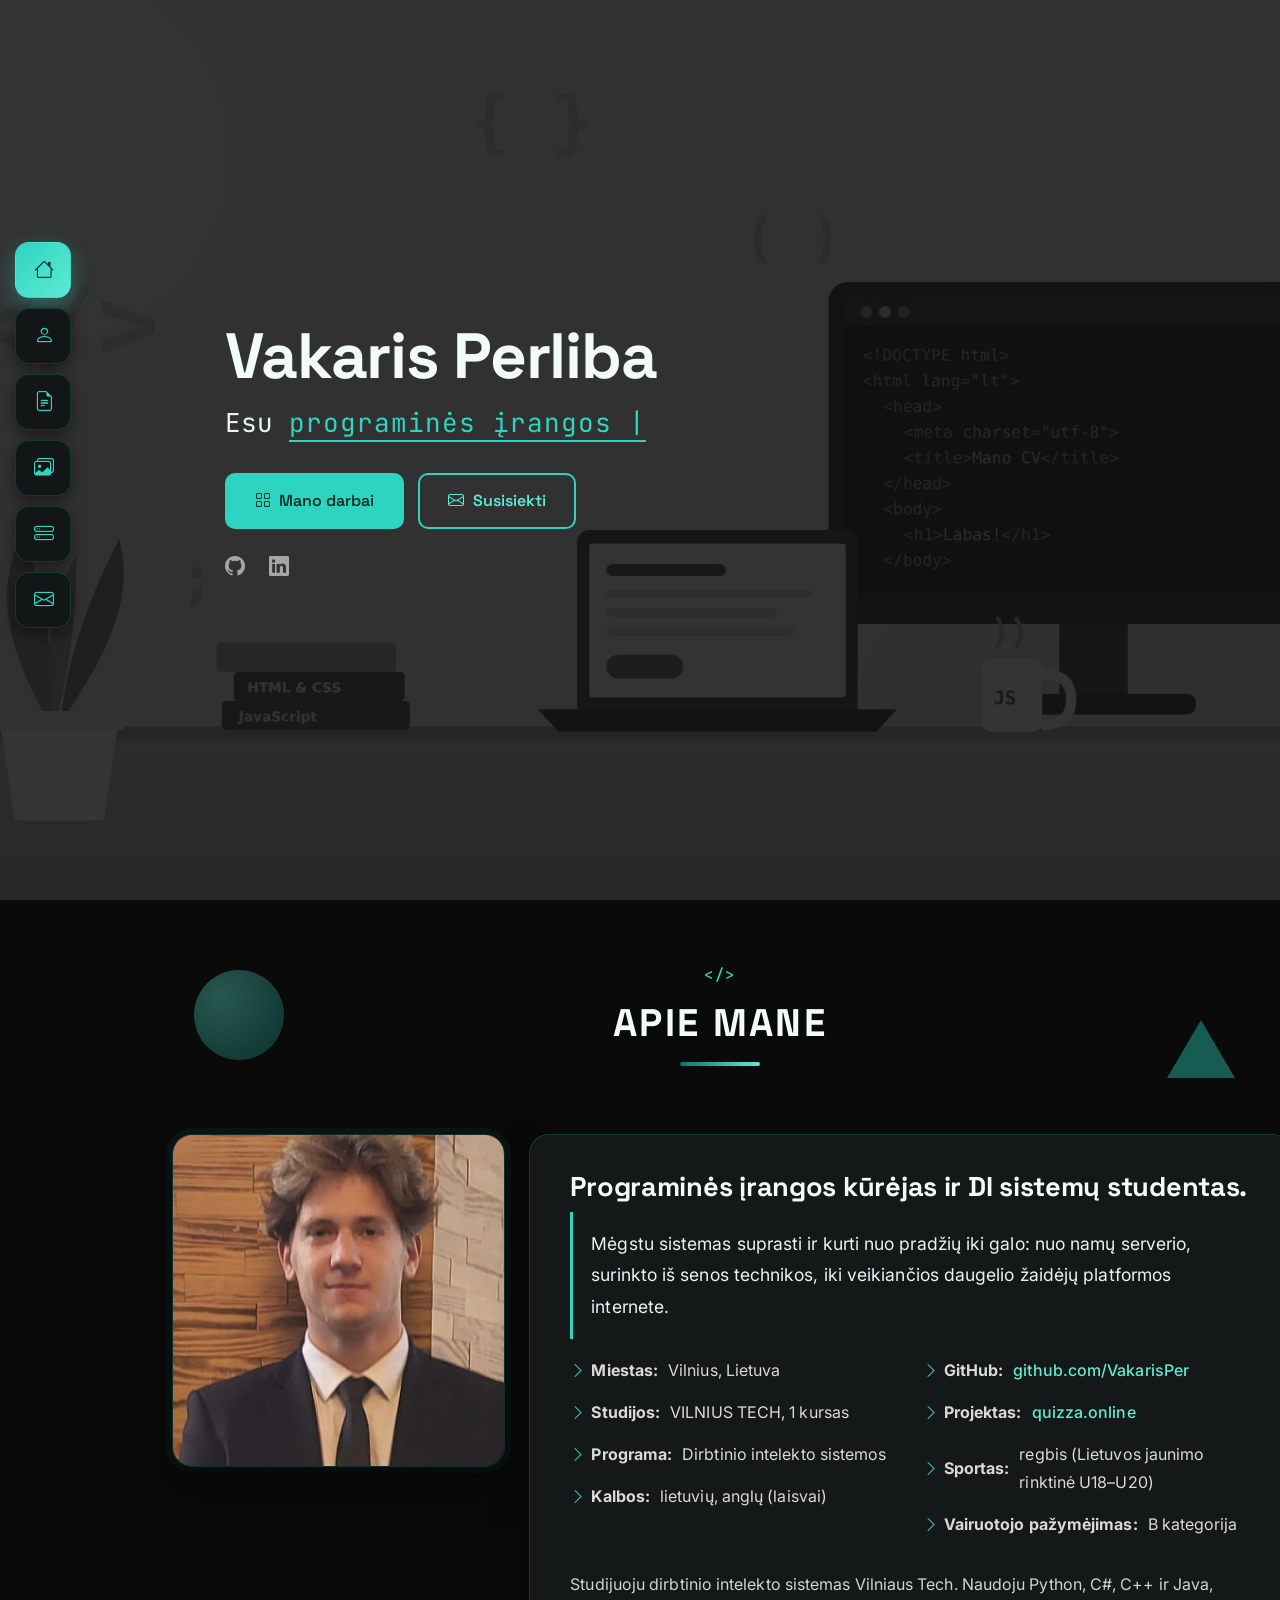
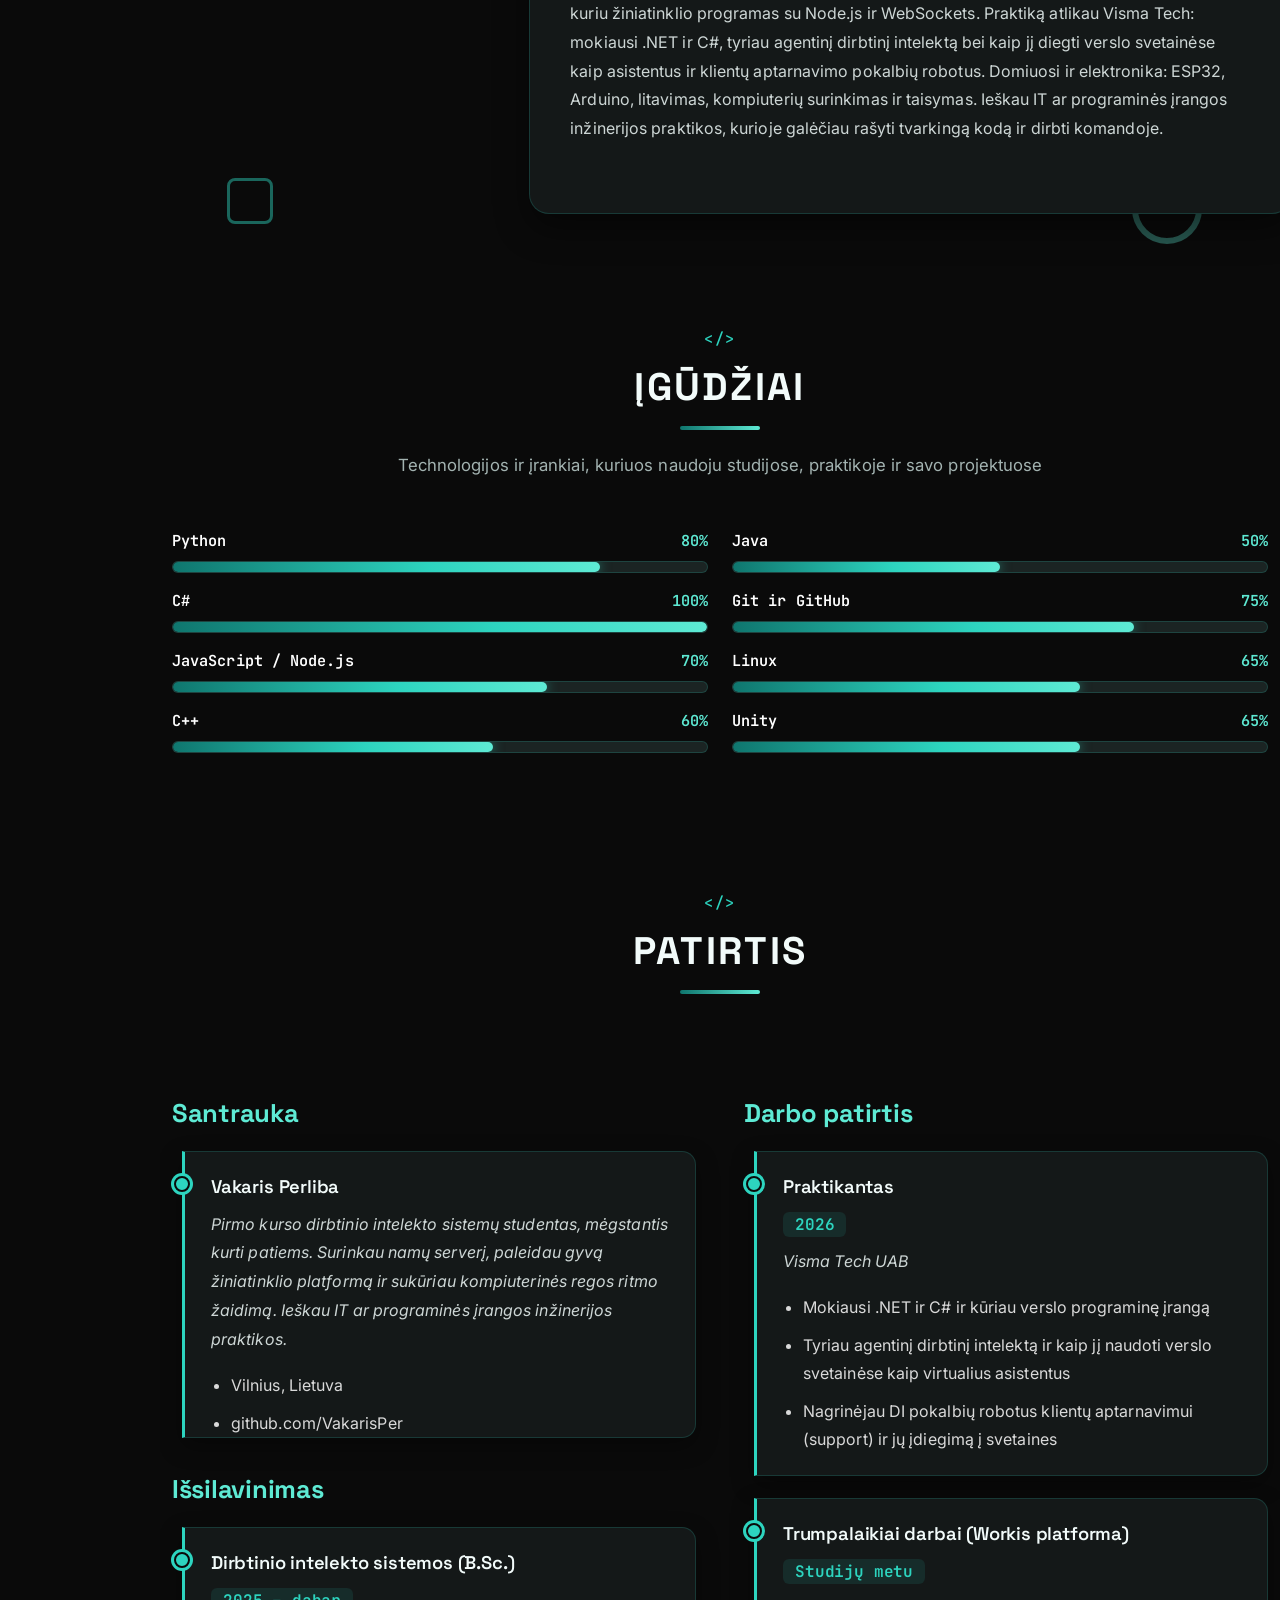
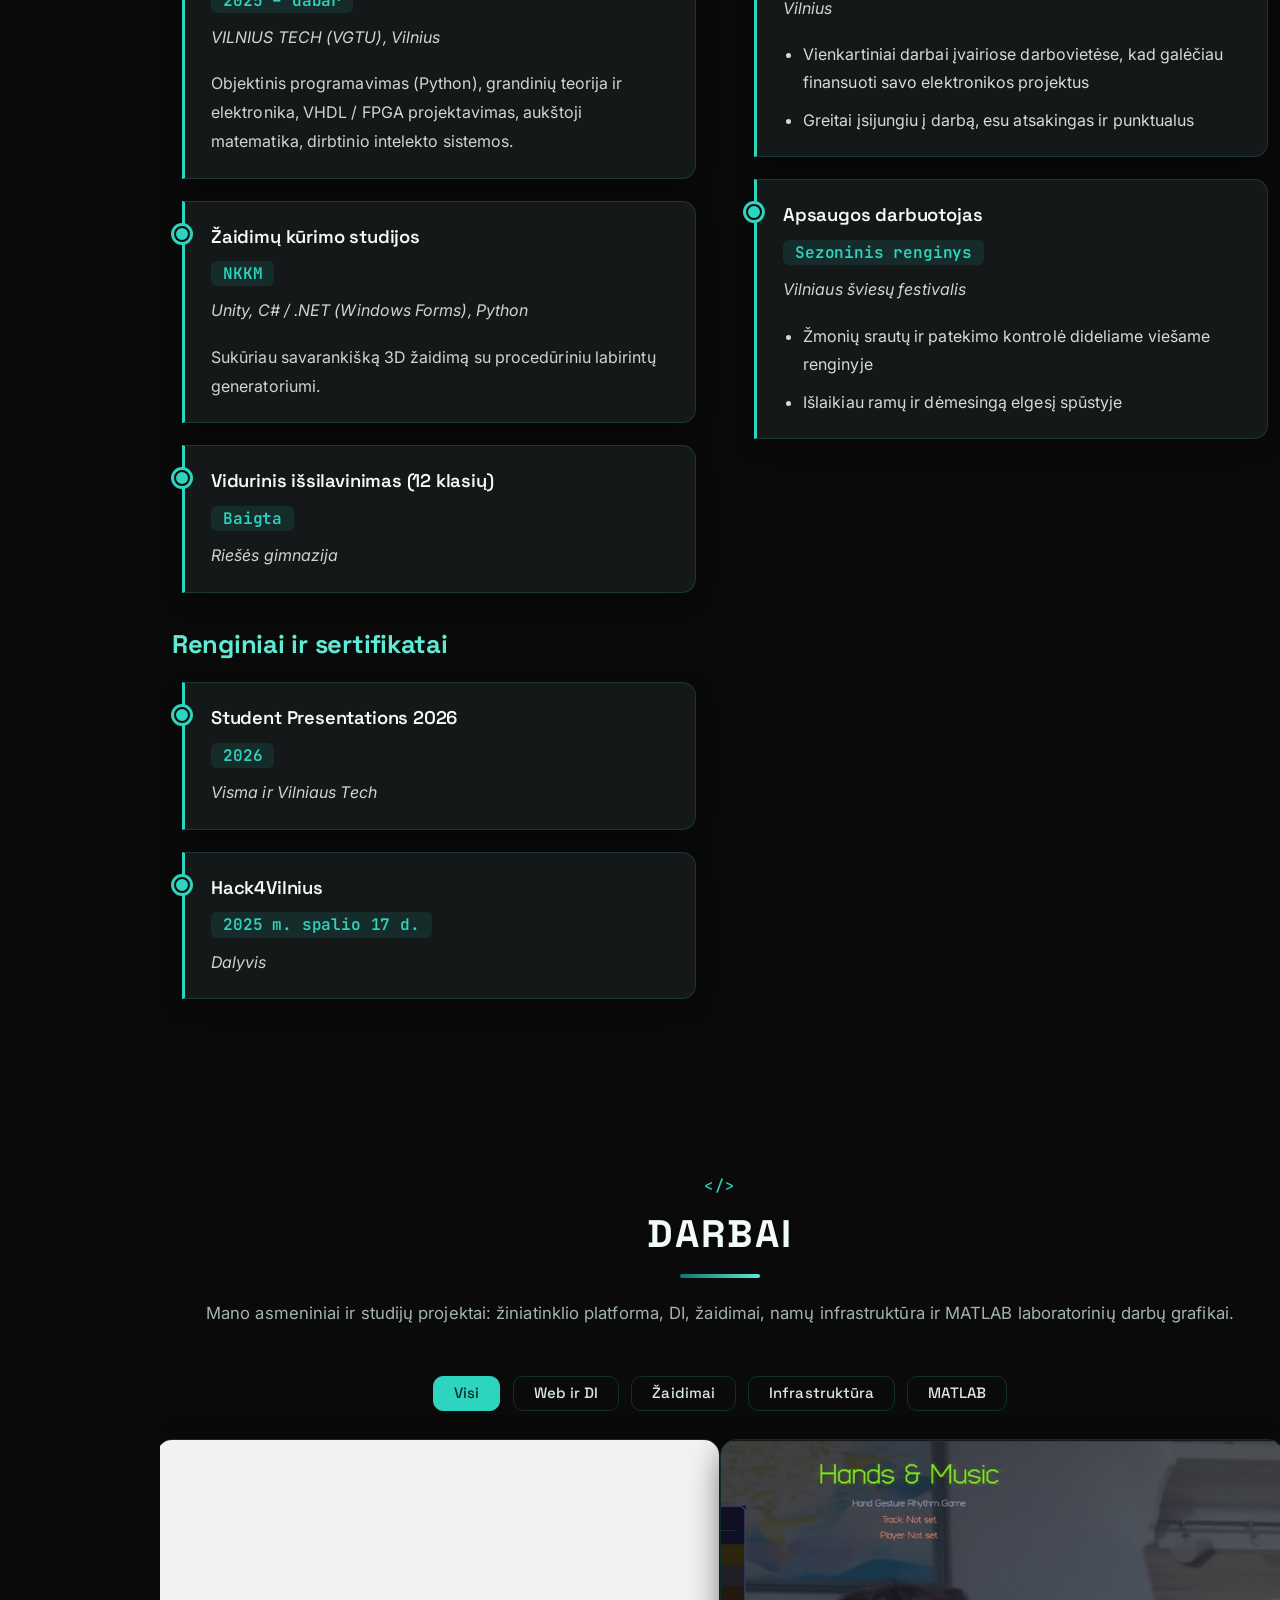
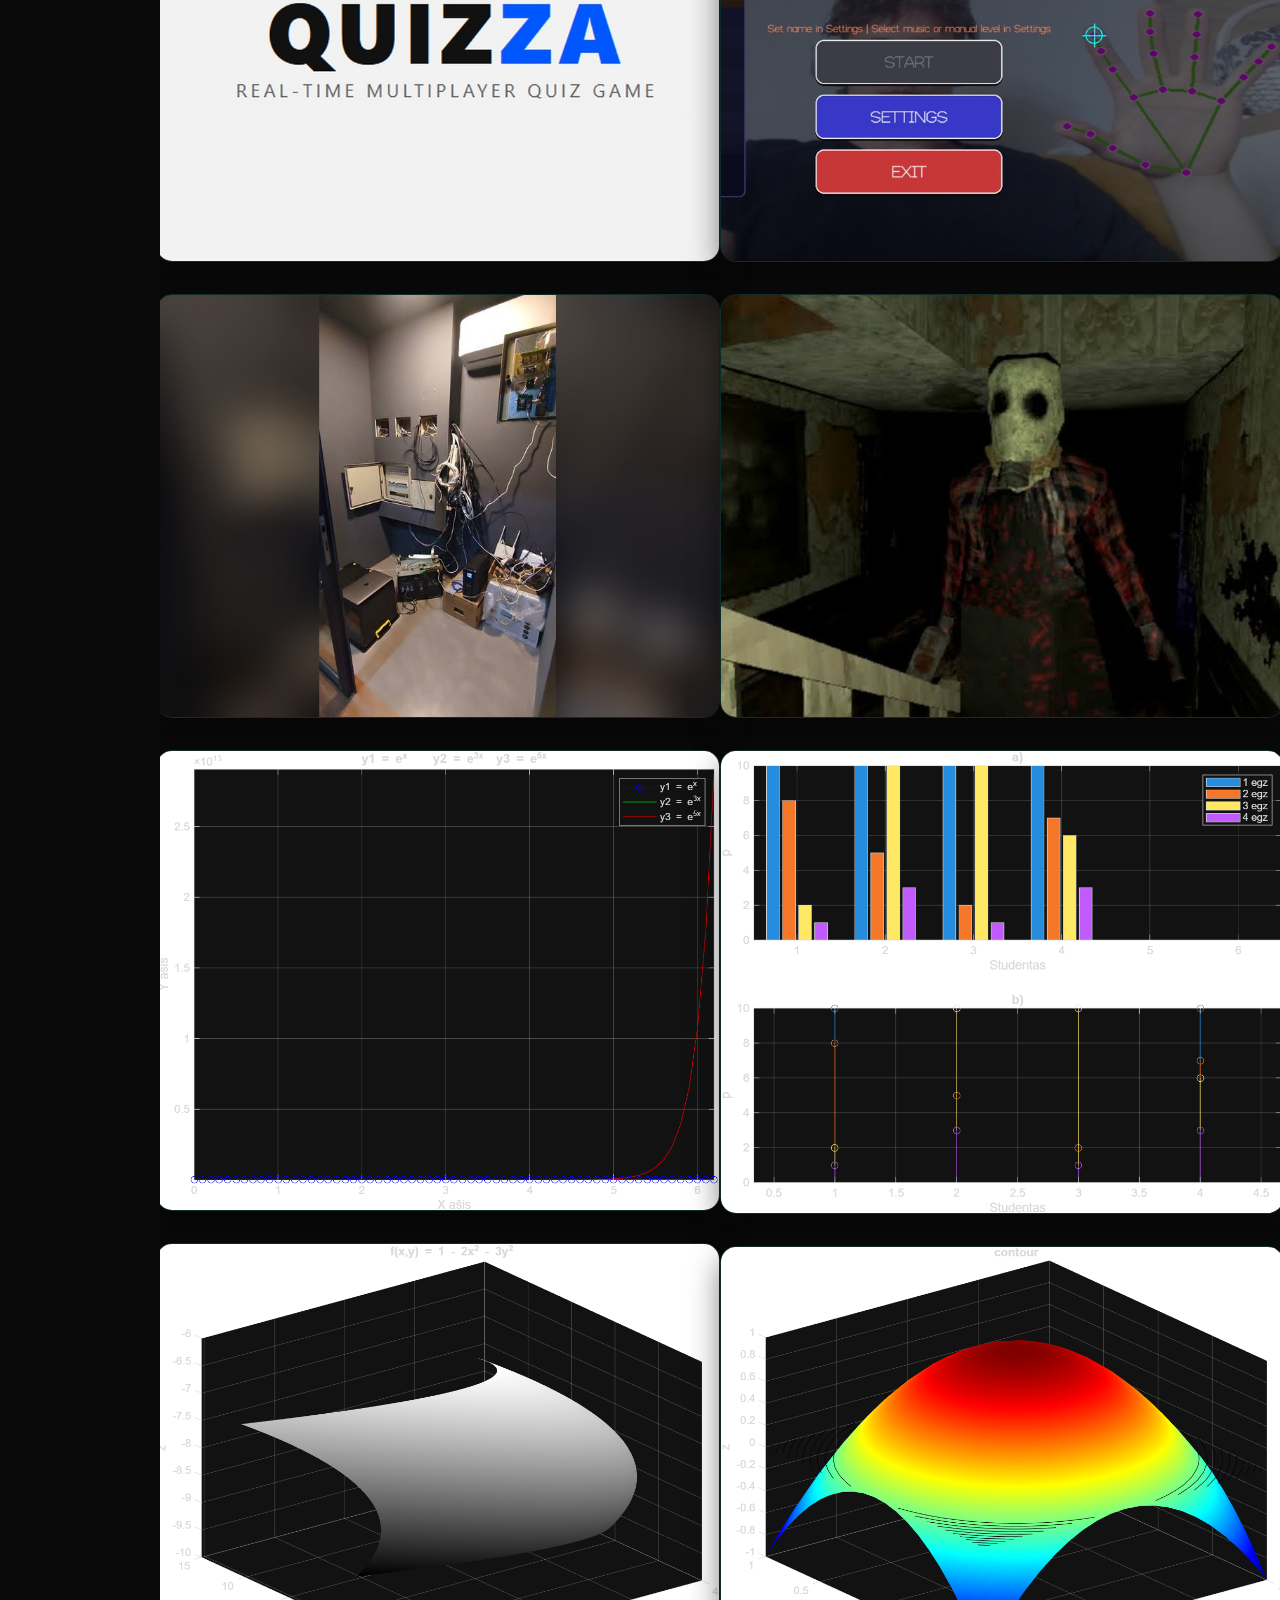
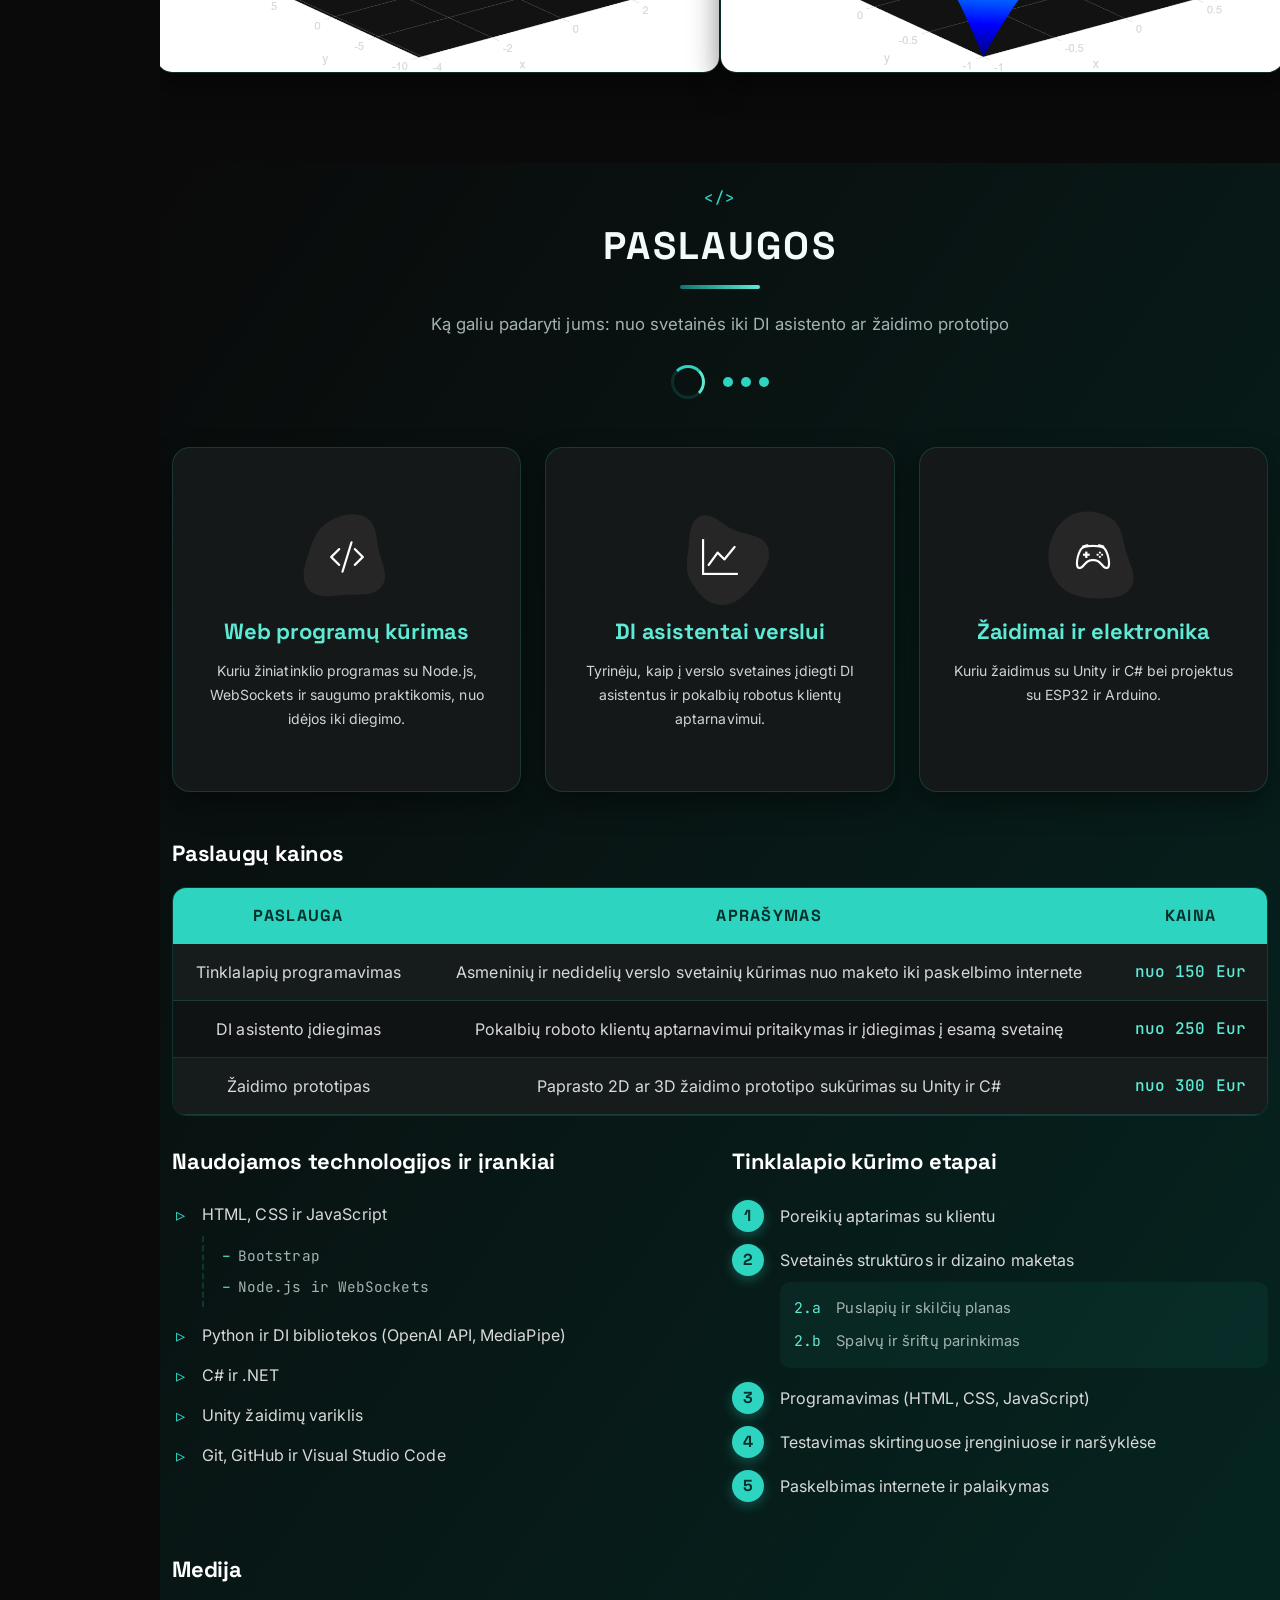
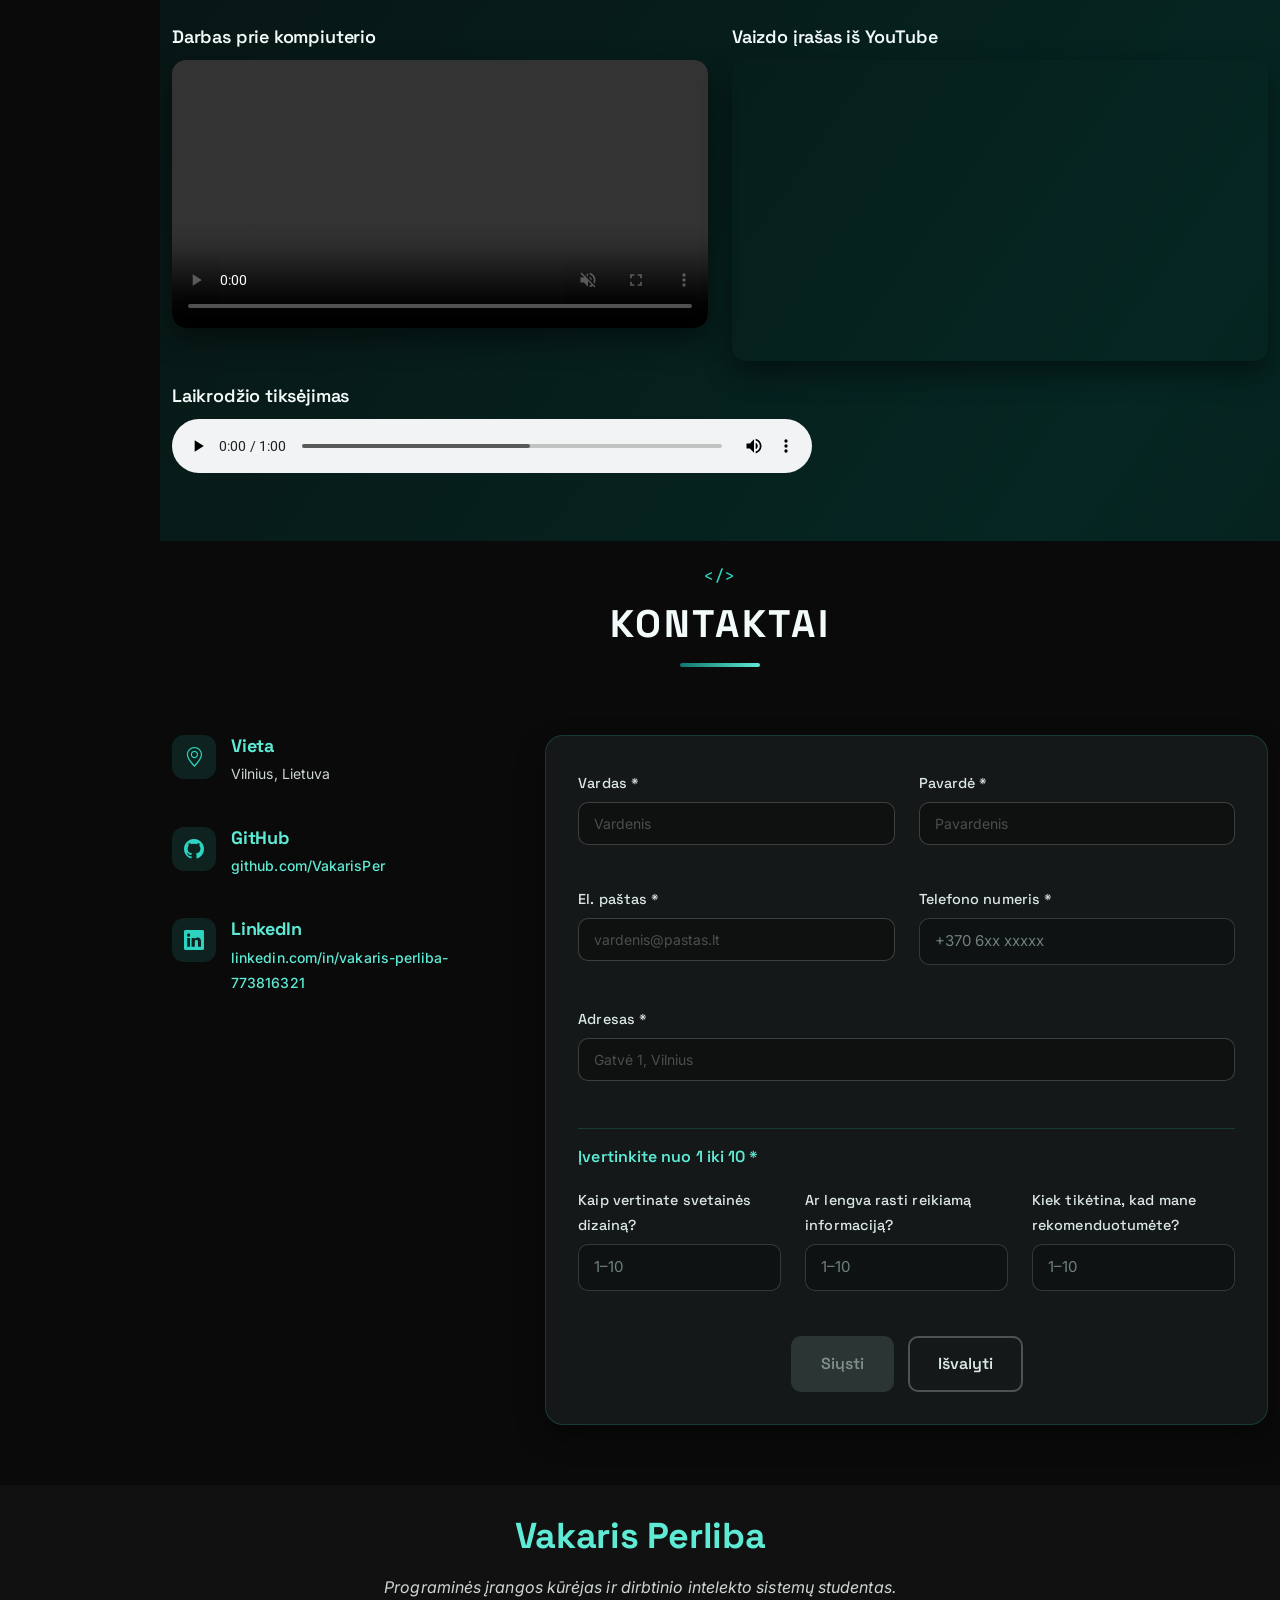
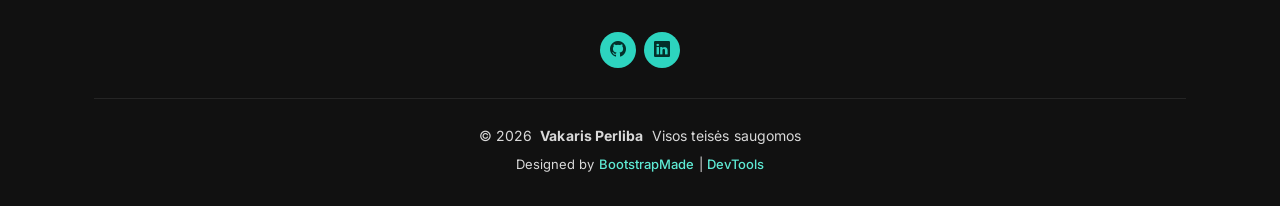
<file: LD11/index.html>
<!DOCTYPE html>
<html lang="lt">

<head>
  <meta charset="UTF-8">
  <meta content="width=device-width, initial-scale=1.0" name="viewport">
  <title>Mano CV</title>
  <meta name="author" content="Vakaris Perliba">
  <meta name="description" content="Vakaris Perliba CV puslapis">
  <meta name="keywords" content="CV, programinės įrangos kūrėjas, dirbtinis intelektas, .NET, C#, Python, Visma Tech, Vakaris Perliba">

  <!-- Favicons -->
  <link href="assets/img/favicon-kodas.png" rel="icon" type="image/png">
  <link href="assets/img/apple-touch-icon-kodas.png" rel="apple-touch-icon">

  <!-- Fonts -->
  <link href="https://fonts.googleapis.com" rel="preconnect">
  <link href="https://fonts.gstatic.com" rel="preconnect" crossorigin>
  <link href="https://fonts.googleapis.com/css2?family=Roboto:ital,wght@0,100;0,300;0,400;0,500;0,700;0,900;1,100;1,300;1,400;1,500;1,700;1,900&family=Poppins:ital,wght@0,100;0,200;0,300;0,400;0,500;0,600;0,700;0,800;0,900;1,100;1,200;1,300;1,400;1,500;1,600;1,700;1,800;1,900&family=Raleway:ital,wght@0,100;0,200;0,300;0,400;0,500;0,600;0,700;0,800;0,900;1,100;1,200;1,300;1,400;1,500;1,600;1,700;1,800;1,900&display=swap" rel="stylesheet">

  <!-- Vendor CSS Files -->
  <link href="assets/vendor/bootstrap/css/bootstrap.min.css" rel="stylesheet">
  <link href="assets/vendor/bootstrap-icons/bootstrap-icons.css" rel="stylesheet">
  <link href="assets/vendor/aos/aos.css" rel="stylesheet">
  <link href="assets/vendor/glightbox/css/glightbox.min.css" rel="stylesheet">
  <link href="assets/vendor/swiper/swiper-bundle.min.css" rel="stylesheet">

  <!-- Main CSS File -->
  <link href="assets/css/main.css" rel="stylesheet">

  <!-- Papildomi šriftai ir nuosavi stiliai (LD9) -->
  <link href="https://fonts.googleapis.com/css2?family=Inter:wght@400;500;600&family=Space+Grotesk:wght@500;600;700&family=JetBrains+Mono:wght@400;500&display=swap" rel="stylesheet">
  <link href="assets/css/custom.css" rel="stylesheet">

  <!-- =======================================================
  * Template Name: MyResume
  * Template URL: https://bootstrapmade.com/free-html-bootstrap-template-my-resume/
  * Updated: Jun 29 2024 with Bootstrap v5.3.3
  * Author: BootstrapMade.com
  * License: https://bootstrapmade.com/license/
  ======================================================== -->
</head>

<body class="index-page">

  <header id="header" class="header d-flex flex-column justify-content-center">

    <i class="header-toggle d-xl-none bi bi-list"></i>

    <nav id="navmenu" class="navmenu">
      <ul>
        <li><a href="#hero" class="active"><i class="bi bi-house navicon"></i><span>Pagrindinis</span></a></li>
        <li><a href="#about"><i class="bi bi-person navicon"></i><span>Apie</span></a></li>
        <li><a href="#resume"><i class="bi bi-file-earmark-text navicon"></i><span>Patirtis</span></a></li>
        <li><a href="#portfolio"><i class="bi bi-images navicon"></i><span>Darbai</span></a></li>
        <li><a href="#services"><i class="bi bi-hdd-stack navicon"></i><span>Paslaugos</span></a></li>
        <li><a href="#contact"><i class="bi bi-envelope navicon"></i><span>Kontaktai</span></a></li>
      </ul>
    </nav>

  </header>

  <main class="main">

    <!-- Hero Section -->
    <section id="hero" class="hero section light-background">

      <img src="assets/img/hero-programuotojas.jpg" width="1920" height="1053" alt="Programuotojo darbo vieta su kompiuteriu ir HTML kodu">

      <div class="container" data-aos="zoom-out">
        <div class="row justify-content-center">
          <div class="col-lg-9">
            <h2>Vakaris Perliba</h2>
            <p>Esu <span class="typed" data-typed-items="programinės įrangos kūrėjas, dirbtinio intelekto sistemų studentas, praktiką Visma Tech atlikęs studentas">programinės įrangos kūrėjas</span><span class="typed-cursor typed-cursor--blink" aria-hidden="true"></span></p>
            <div class="hero-buttons">
              <a href="#portfolio" class="btn-cv btn-cv-primary"><i class="bi bi-grid"></i> Mano darbai</a>
              <a href="#contact" class="btn-cv btn-cv-outline"><i class="bi bi-envelope"></i> Susisiekti</a>
            </div>
            <div class="social-links">
              <a href="https://github.com/VakarisPer" target="_blank" title="GitHub"><i class="bi bi-github"></i></a>
              <a href="https://www.linkedin.com/in/vakaris-perliba-773816321/" target="_blank" title="LinkedIn"><i class="bi bi-linkedin"></i></a>
            </div>
          </div>
        </div>
      </div>

    </section><!-- /Hero Section -->

    <!-- About Section -->
    <section id="about" class="about section">

      <!-- Dekoratyvinės animuotos CSS figūros (LD10) -->
      <div class="about-shapes" aria-hidden="true">
        <span class="shape shape-circle"></span>
        <span class="shape shape-triangle"></span>
        <span class="shape shape-square"></span>
        <span class="shape shape-ring"></span>
      </div>

      <!-- Section Title -->
      <div class="container section-title" data-aos="fade-up">
        <h2>Apie mane</h2>
      </div><!-- End Section Title -->

      <div class="container" data-aos="fade-up" data-aos-delay="100">

        <div class="row gy-4 justify-content-center">
          <div class="col-lg-4 about-photo">
            <img src="assets/img/vakaris.jpg" class="img-fluid" width="700" height="700" alt="Vakaris Perlibos portretinė nuotrauka">
          </div>
          <div class="col-lg-8 content">
            <h2>Programinės įrangos kūrėjas ir DI sistemų studentas.</h2>
            <p class="fst-italic py-3">
              Mėgstu sistemas suprasti ir kurti nuo pradžių iki galo: nuo namų serverio, surinkto iš senos technikos,
              iki veikiančios daugelio žaidėjų platformos internete.
            </p>
            <div class="row">
              <div class="col-lg-6">
                <ul>
                  <li><i class="bi bi-chevron-right"></i> <strong>Miestas:</strong> <span>Vilnius, Lietuva</span></li>
                  <li><i class="bi bi-chevron-right"></i> <strong>Studijos:</strong> <span>VILNIUS TECH, 1 kursas</span></li>
                  <li><i class="bi bi-chevron-right"></i> <strong>Programa:</strong> <span>Dirbtinio intelekto sistemos</span></li>
                  <li><i class="bi bi-chevron-right"></i> <strong>Kalbos:</strong> <span>lietuvių, anglų (laisvai)</span></li>
                </ul>
              </div>
              <div class="col-lg-6">
                <ul>
                  <li><i class="bi bi-chevron-right"></i> <strong>GitHub:</strong> <span><a href="https://github.com/VakarisPer" target="_blank">github.com/VakarisPer</a></span></li>
                  <li><i class="bi bi-chevron-right"></i> <strong>Projektas:</strong> <span><a href="https://quizza.online" target="_blank">quizza.online</a></span></li>
                  <li><i class="bi bi-chevron-right"></i> <strong>Sportas:</strong> <span>regbis (Lietuvos jaunimo rinktinė U18–U20)</span></li>
                  <li><i class="bi bi-chevron-right"></i> <strong>Vairuotojo pažymėjimas:</strong> <span>B kategorija</span></li>
                </ul>
              </div>
            </div>
            <p class="py-3">
              Studijuoju dirbtinio intelekto sistemas Vilniaus Tech. Naudoju Python, C#, C++ ir Java, kuriu žiniatinklio
              programas su Node.js ir WebSockets. Praktiką atlikau Visma Tech: mokiausi .NET ir C#, tyriau agentinį
              dirbtinį intelektą bei kaip jį diegti verslo svetainėse kaip asistentus ir klientų aptarnavimo pokalbių robotus.
              Domiuosi ir elektronika: ESP32, Arduino, litavimas, kompiuterių surinkimas ir taisymas.
              Ieškau IT ar programinės įrangos inžinerijos praktikos, kurioje galėčiau rašyti tvarkingą kodą ir dirbti komandoje.
            </p>
          </div>
        </div>

      </div>

    </section><!-- /About Section -->

    <!-- Skills Section -->
    <section id="skills" class="skills section">

      <!-- Section Title -->
      <div class="container section-title" data-aos="fade-up">
        <h2>Įgūdžiai</h2>
        <p>Technologijos ir įrankiai, kuriuos naudoju studijose, praktikoje ir savo projektuose</p>
      </div><!-- End Section Title -->

      <div class="container" data-aos="fade-up" data-aos-delay="100">

        <div class="row skills-content skills-animation">

          <div class="col-lg-6">

            <div class="progress">
              <span class="skill"><span>Python</span> <i class="val">80%</i></span>
              <div class="progress-bar-wrap">
                <div class="progress-bar" role="progressbar" aria-valuenow="80" aria-valuemin="0" aria-valuemax="100"></div>
              </div>
            </div><!-- End Skills Item -->

            <div class="progress">
              <span class="skill"><span>C#</span> <i class="val">100%</i></span>
              <div class="progress-bar-wrap">
                <div class="progress-bar" role="progressbar" aria-valuenow="100" aria-valuemin="0" aria-valuemax="100"></div>
              </div>
            </div><!-- End Skills Item -->

            <div class="progress">
              <span class="skill"><span>JavaScript / Node.js</span> <i class="val">70%</i></span>
              <div class="progress-bar-wrap">
                <div class="progress-bar" role="progressbar" aria-valuenow="70" aria-valuemin="0" aria-valuemax="100"></div>
              </div>
            </div><!-- End Skills Item -->

            <div class="progress">
              <span class="skill"><span>C++</span> <i class="val">60%</i></span>
              <div class="progress-bar-wrap">
                <div class="progress-bar" role="progressbar" aria-valuenow="60" aria-valuemin="0" aria-valuemax="100"></div>
              </div>
            </div><!-- End Skills Item -->

          </div>

          <div class="col-lg-6">

            <div class="progress">
              <span class="skill"><span>Java</span> <i class="val">50%</i></span>
              <div class="progress-bar-wrap">
                <div class="progress-bar" role="progressbar" aria-valuenow="50" aria-valuemin="0" aria-valuemax="100"></div>
              </div>
            </div><!-- End Skills Item -->

            <div class="progress">
              <span class="skill"><span>Git ir GitHub</span> <i class="val">75%</i></span>
              <div class="progress-bar-wrap">
                <div class="progress-bar" role="progressbar" aria-valuenow="75" aria-valuemin="0" aria-valuemax="100"></div>
              </div>
            </div><!-- End Skills Item -->

            <div class="progress">
              <span class="skill"><span>Linux</span> <i class="val">65%</i></span>
              <div class="progress-bar-wrap">
                <div class="progress-bar" role="progressbar" aria-valuenow="65" aria-valuemin="0" aria-valuemax="100"></div>
              </div>
            </div><!-- End Skills Item -->

            <div class="progress">
              <span class="skill"><span>Unity</span> <i class="val">65%</i></span>
              <div class="progress-bar-wrap">
                <div class="progress-bar" role="progressbar" aria-valuenow="65" aria-valuemin="0" aria-valuemax="100"></div>
              </div>
            </div><!-- End Skills Item -->

          </div>

        </div>
      </div>

    </section><!-- /Skills Section -->

    <!-- Resume Section -->
    <section id="resume" class="resume section">

      <!-- Section Title -->
      <div class="container section-title" data-aos="fade-up">
        <h2>Patirtis</h2>
      </div><!-- End Section Title -->

      <div class="container">

        <div class="row">

          <div class="col-lg-6" data-aos="fade-up" data-aos-delay="100">
            <h3 class="resume-title">Santrauka</h3>

            <div class="resume-item pb-0">
              <h4>Vakaris Perliba</h4>
              <p><em>Pirmo kurso dirbtinio intelekto sistemų studentas, mėgstantis kurti patiems. Surinkau namų serverį, paleidau gyvą žiniatinklio platformą ir sukūriau kompiuterinės regos ritmo žaidimą. Ieškau IT ar programinės įrangos inžinerijos praktikos.</em></p>
              <ul>
                <li>Vilnius, Lietuva</li>
                <li>github.com/VakarisPer</li>
              </ul>
            </div><!-- Edn Resume Item -->

            <h3 class="resume-title">Išsilavinimas</h3>
            <div class="resume-item">
              <h4>Dirbtinio intelekto sistemos (B.Sc.)</h4>
              <h5>2025 – dabar</h5>
              <p><em>VILNIUS TECH (VGTU), Vilnius</em></p>
              <p>Objektinis programavimas (Python), grandinių teorija ir elektronika, VHDL / FPGA projektavimas, aukštoji matematika, dirbtinio intelekto sistemos.</p>
            </div><!-- Edn Resume Item -->

            <div class="resume-item">
              <h4>Žaidimų kūrimo studijos</h4>
              <h5>NKKM</h5>
              <p><em>Unity, C# / .NET (Windows Forms), Python</em></p>
              <p>Sukūriau savarankišką 3D žaidimą su procedūriniu labirintų generatoriumi.</p>
            </div><!-- Edn Resume Item -->

            <div class="resume-item">
              <h4>Vidurinis išsilavinimas (12 klasių)</h4>
              <h5>Baigta</h5>
              <p><em>Riešės gimnazija</em></p>
            </div><!-- Edn Resume Item -->

            <h3 class="resume-title">Renginiai ir sertifikatai</h3>
            <div class="resume-item">
              <h4>Student Presentations 2026</h4>
              <h5>2026</h5>
              <p><em>Visma ir Vilniaus Tech</em></p>
            </div><!-- Edn Resume Item -->

            <div class="resume-item">
              <h4>Hack4Vilnius</h4>
              <h5>2025 m. spalio 17 d.</h5>
              <p><em>Dalyvis</em></p>
            </div><!-- Edn Resume Item -->

          </div>

          <div class="col-lg-6" data-aos="fade-up" data-aos-delay="200">
            <h3 class="resume-title">Darbo patirtis</h3>
            <div class="resume-item">
              <h4>Praktikantas</h4>
              <h5>2026</h5>
              <p><em>Visma Tech UAB</em></p>
              <ul>
                <li>Mokiausi .NET ir C# ir kūriau verslo programinę įrangą</li>
                <li>Tyriau agentinį dirbtinį intelektą ir kaip jį naudoti verslo svetainėse kaip virtualius asistentus</li>
                <li>Nagrinėjau DI pokalbių robotus klientų aptarnavimui (support) ir jų įdiegimą į svetaines</li>
              </ul>
            </div><!-- Edn Resume Item -->

            <div class="resume-item">
              <h4>Trumpalaikiai darbai (Workis platforma)</h4>
              <h5>Studijų metu</h5>
              <p><em>Vilnius</em></p>
              <ul>
                <li>Vienkartiniai darbai įvairiose darbovietėse, kad galėčiau finansuoti savo elektronikos projektus</li>
                <li>Greitai įsijungiu į darbą, esu atsakingas ir punktualus</li>
              </ul>
            </div><!-- Edn Resume Item -->

            <div class="resume-item">
              <h4>Apsaugos darbuotojas</h4>
              <h5>Sezoninis renginys</h5>
              <p><em>Vilniaus šviesų festivalis</em></p>
              <ul>
                <li>Žmonių srautų ir patekimo kontrolė dideliame viešame renginyje</li>
                <li>Išlaikiau ramų ir dėmesingą elgesį spūstyje</li>
              </ul>
            </div><!-- Edn Resume Item -->

          </div>

        </div>

      </div>

    </section><!-- /Resume Section -->

    <!-- Portfolio Section -->
    <section id="portfolio" class="portfolio section">

      <!-- Section Title -->
      <div class="container section-title" data-aos="fade-up">
        <h2>Darbai</h2>
        <p>Mano asmeniniai ir studijų projektai: žiniatinklio platforma, DI, žaidimai, namų infrastruktūra ir MATLAB laboratorinių darbų grafikai.</p>
      </div><!-- End Section Title -->

      <div class="container">

        <div class="isotope-layout" data-default-filter="*" data-layout="masonry" data-sort="original-order">

          <ul class="portfolio-filters isotope-filters" data-aos="fade-up" data-aos-delay="100">
            <li data-filter="*" class="filter-active">Visi</li>
            <li data-filter=".filter-web">Web ir DI</li>
            <li data-filter=".filter-games">Žaidimai</li>
            <li data-filter=".filter-infra">Infrastruktūra</li>
            <li data-filter=".filter-matlab">MATLAB</li>
          </ul><!-- End Portfolio Filters -->

          <div class="row gy-4 isotope-container" data-aos="fade-up" data-aos-delay="200">

            <div class="col-lg-6 col-md-6 portfolio-item isotope-item filter-web">
              <img src="assets/img/proj-quizza.jpg" class="img-fluid" width="800" height="600" alt="Quizza logotipas">
              <div class="portfolio-info">
                <h4>Quizza</h4>
                <p>Gyva daugelio žaidėjų viktorinų platforma su DI klausimų generavimu</p>
                <a href="assets/img/proj-quizza.jpg" title="Quizza" data-gallery="portfolio-gallery" class="glightbox preview-link"><i class="bi bi-zoom-in"></i></a>
                <a href="https://quizza.online" title="Daugiau informacijos" class="details-link" target="_blank"><i class="bi bi-link-45deg"></i></a>
              </div>
            </div><!-- End Portfolio Item -->

            <div class="col-lg-6 col-md-6 portfolio-item isotope-item filter-games filter-web">
              <img src="assets/img/proj-hands-music.jpg" class="img-fluid" width="800" height="600" alt="Hands &amp; Music žaidimas su rankų sekimu">
              <div class="portfolio-info">
                <h4>Hands &amp; Music</h4>
                <p>Ritmo žaidimas, valdomas rankų gestais (MediaPipe, OpenCV, Pygame)</p>
                <a href="assets/img/proj-hands-music.jpg" title="Hands &amp; Music" data-gallery="portfolio-gallery" class="glightbox preview-link"><i class="bi bi-zoom-in"></i></a>
                <a href="https://github.com/VakarisPer" title="Daugiau informacijos" class="details-link" target="_blank"><i class="bi bi-link-45deg"></i></a>
              </div>
            </div><!-- End Portfolio Item -->

            <div class="col-lg-6 col-md-6 portfolio-item isotope-item filter-infra">
              <img src="assets/img/proj-home-server.jpg" class="img-fluid" width="800" height="600" alt="Namų serverio spinta su tinklo įranga">
              <div class="portfolio-info">
                <h4>Namų serveris ir privatus debesis</h4>
                <p>Serveris iš senų kompiuterių, saugiai prijungtas prie interneto per Cloudflare Tunnel</p>
                <a href="assets/img/proj-home-server.jpg" title="Namų serveris ir privatus debesis" data-gallery="portfolio-gallery" class="glightbox preview-link"><i class="bi bi-zoom-in"></i></a>
                <a href="https://github.com/VakarisPer" title="Daugiau informacijos" class="details-link" target="_blank"><i class="bi bi-link-45deg"></i></a>
              </div>
            </div><!-- End Portfolio Item -->

            <div class="col-lg-6 col-md-6 portfolio-item isotope-item filter-games">
              <img src="assets/img/proj-backroom.jpg" class="img-fluid" width="800" height="600" alt="Backroom žaidimo kadras">
              <div class="portfolio-info">
                <h4>Backroom</h4>
                <p>3D siaubo žaidimas Unity su procedūriniu labirintų generatoriumi</p>
                <a href="assets/img/proj-backroom.jpg" title="Backroom" data-gallery="portfolio-gallery" class="glightbox preview-link"><i class="bi bi-zoom-in"></i></a>
                <a href="https://github.com/VakarisPer/HorrorGame" title="Daugiau informacijos" class="details-link" target="_blank"><i class="bi bi-link-45deg"></i></a>
              </div>
            </div><!-- End Portfolio Item -->

            <div class="col-lg-6 col-md-6 portfolio-item isotope-item filter-matlab">
              <img src="assets/img/matlab/ld3-eksponentes.png" class="img-fluid" width="1046" height="855" alt="MATLAB grafikas: trys eksponentinės funkcijos e^x, e^3x ir e^5x">
              <div class="portfolio-info">
                <h4>Eksponentinės funkcijos (LD3)</h4>
                <p>Trijų funkcijų e<sup>x</sup>, e<sup>3x</sup> ir e<sup>5x</sup> palyginimas viename grafike su legenda ir skirtingais linijų stiliais</p>
                <a href="assets/img/matlab/ld3-eksponentes.png" title="Eksponentinės funkcijos (LD3)" data-gallery="portfolio-gallery" class="glightbox preview-link"><i class="bi bi-zoom-in"></i></a>
                <a href="https://github.com/VakarisPer/Laboratoriniai-darbai/tree/main/LD3" title="MATLAB kodas" class="details-link" target="_blank"><i class="bi bi-link-45deg"></i></a>
              </div>
            </div><!-- End Portfolio Item -->

            <div class="col-lg-6 col-md-6 portfolio-item isotope-item filter-matlab">
              <img src="assets/img/matlab/ld3-egzaminai.png" class="img-fluid" width="1031" height="848" alt="MATLAB stulpelinė ir diskretinė diagramos su studentų egzaminų pažymiais">
              <div class="portfolio-info">
                <h4>Egzaminų rezultatai (LD3)</h4>
                <p>Studentų egzaminų pažymiai pavaizduoti stulpeline (bar) ir diskretine (stem) diagramomis naudojant subplot</p>
                <a href="assets/img/matlab/ld3-egzaminai.png" title="Egzaminų rezultatai (LD3)" data-gallery="portfolio-gallery" class="glightbox preview-link"><i class="bi bi-zoom-in"></i></a>
                <a href="https://github.com/VakarisPer/Laboratoriniai-darbai/tree/main/LD3" title="MATLAB kodas" class="details-link" target="_blank"><i class="bi bi-link-45deg"></i></a>
              </div>
            </div><!-- End Portfolio Item -->

            <div class="col-lg-6 col-md-6 portfolio-item isotope-item filter-matlab">
              <img src="assets/img/matlab/ld4-pavirsius.png" class="img-fluid" width="1087" height="827" alt="MATLAB 3D paviršius f(x,y) = 1 - 2x^2 - 3y^2 pilkais tonais">
              <div class="portfolio-info">
                <h4>3D paviršius (LD4)</h4>
                <p>Funkcijos f(x,y) = 1 − 2x<sup>2</sup> − 3y<sup>2</sup> paviršius, sukurtas su meshgrid ir surf, pilka spalvų schema</p>
                <a href="assets/img/matlab/ld4-pavirsius.png" title="3D paviršius (LD4)" data-gallery="portfolio-gallery" class="glightbox preview-link"><i class="bi bi-zoom-in"></i></a>
                <a href="https://github.com/VakarisPer/Laboratoriniai-darbai/tree/main/LD4" title="MATLAB kodas" class="details-link" target="_blank"><i class="bi bi-link-45deg"></i></a>
              </div>
            </div><!-- End Portfolio Item -->

            <div class="col-lg-6 col-md-6 portfolio-item isotope-item filter-matlab">
              <img src="assets/img/matlab/ld4-konturas.png" class="img-fluid" width="1085" height="820" alt="MATLAB 3D paraboloidas su jet spalvomis ir kontūro linijomis">
              <div class="portfolio-info">
                <h4>Paviršius su kontūrais (LD4)</h4>
                <p>Paraboloidas 1 − (x<sup>2</sup> + y<sup>2</sup>) su jet spalvų schema ir 20 kontūro linijų (contour)</p>
                <a href="assets/img/matlab/ld4-konturas.png" title="Paviršius su kontūrais (LD4)" data-gallery="portfolio-gallery" class="glightbox preview-link"><i class="bi bi-zoom-in"></i></a>
                <a href="https://github.com/VakarisPer/Laboratoriniai-darbai/tree/main/LD4" title="MATLAB kodas" class="details-link" target="_blank"><i class="bi bi-link-45deg"></i></a>
              </div>
            </div><!-- End Portfolio Item -->

          </div><!-- End Portfolio Container -->

        </div>

      </div>

    </section><!-- /Portfolio Section -->

    <!-- Services Section -->
    <section id="services" class="services section">

      <!-- Section Title -->
      <div class="container section-title" data-aos="fade-up">
        <h2>Paslaugos</h2>
        <p>Ką galiu padaryti jums: nuo svetainės iki DI asistento ar žaidimo prototipo</p>
        <!-- Dekoratyvinis CSS krovimo indikatorius (LD10) -->
        <div class="cv-loader" aria-hidden="true">
          <span class="cv-loader-ring"></span>
          <span class="cv-loader-dots"><i></i><i></i><i></i></span>
        </div>
      </div><!-- End Section Title -->

      <div class="container">

        <div class="row gy-4">

          <div class="col-lg-4 col-md-6" data-aos="fade-up" data-aos-delay="100">
            <div class="service-item item-cyan position-relative">
              <div class="icon">
                <svg width="100" height="100" viewBox="0 0 600 600" xmlns="http://www.w3.org/2000/svg">
                  <path stroke="none" stroke-width="0" fill="#f5f5f5" d="M300,521.0016835830174C376.1290562159157,517.8887921683347,466.0731472004068,529.7835943286574,510.70327084640275,468.03025145048787C554.3714126377745,407.6079735673963,508.03601936045806,328.9844924480964,491.2728898941984,256.3432110539036C474.5976632858925,184.082847569629,479.9380746630129,96.60480741107993,416.23090153303,58.64404602377083C348.86323505073057,18.502131276798302,261.93793281208167,40.57373210992963,193.5410806939664,78.93577620505333C130.42746243093433,114.334589627462,98.30271207620316,179.96522072025542,76.75703585869454,249.04625023123273C51.97151888228291,328.5150500222984,13.704378332031375,421.85034740162234,66.52175969318436,486.19268352777647C119.04800174914682,550.1803526380478,217.28368757567262,524.383925680826,300,521.0016835830174"></path>
                </svg>
                <i class="bi bi-code-slash"></i>
              </div>
              <a href="#" class="stretched-link">
                <h3>Web programų kūrimas</h3>
              </a>
              <p>Kuriu žiniatinklio programas su Node.js, WebSockets ir saugumo praktikomis, nuo idėjos iki diegimo.</p>
            </div>
          </div><!-- End Service Item -->

          <div class="col-lg-4 col-md-6" data-aos="fade-up" data-aos-delay="200">
            <div class="service-item item-orange position-relative">
              <div class="icon">
                <svg width="100" height="100" viewBox="0 0 600 600" xmlns="http://www.w3.org/2000/svg">
                  <path stroke="none" stroke-width="0" fill="#f5f5f5" d="M300,582.0697525312426C382.5290701553225,586.8405444964366,449.9789794690241,525.3245884688669,502.5850820975895,461.55621195738473C556.606425686781,396.0723002908107,615.8543463187945,314.28637112970534,586.6730223649479,234.56875336149918C558.9533121215079,158.8439757836574,454.9685369536778,164.00468322053177,381.49747125262974,130.76875717737553C312.15926192815925,99.40240125094834,248.97055460311594,18.661163978235184,179.8680185752513,50.54337015887873C110.5421016452524,82.52863877960104,119.82277516462835,180.83849132639028,109.12597500060166,256.43424936330496C100.08760227029461,320.3096726198365,92.17705696193138,384.0621239912766,124.79988738764834,439.7174275375508C164.83382741302287,508.01625554203684,220.96474134820875,577.5009287672846,300,582.0697525312426"></path>
                </svg>
                <i class="bi bi-graph-up"></i>
              </div>
              <a href="#" class="stretched-link">
                <h3>DI asistentai verslui</h3>
              </a>
              <p>Tyrinėju, kaip į verslo svetaines įdiegti DI asistentus ir pokalbių robotus klientų aptarnavimui.</p>
            </div>
          </div><!-- End Service Item -->

          <div class="col-lg-4 col-md-6" data-aos="fade-up" data-aos-delay="300">
            <div class="service-item item-teal position-relative">
              <div class="icon">
                <svg width="100" height="100" viewBox="0 0 600 600" xmlns="http://www.w3.org/2000/svg">
                  <path stroke="none" stroke-width="0" fill="#f5f5f5" d="M300,541.5067337569781C382.14930387511276,545.0595476570109,479.8736841581634,548.3450877840088,526.4010558755058,480.5488172755941C571.5218469581645,414.80211281144784,517.5187510058486,332.0715597781072,496.52539010469104,255.14436215662573C477.37192572678356,184.95920475031193,473.57363656557914,105.61284051026155,413.0603344069578,65.22779650032875C343.27470386102294,18.654635553484475,251.2091493199835,5.337323636656869,175.0934190732945,40.62881213300186C97.87086631185822,76.43348514350839,51.98124368387456,156.15599469081315,36.44837278890362,239.84606092416172C21.716077023791087,319.22268207091537,43.775223500013084,401.1760424656574,96.891909868211,461.97329694683043C147.22146801428983,519.5804099606455,223.5754009179313,538.201503339737,300,541.5067337569781"></path>
                </svg>
                <i class="bi bi-controller"></i>
              </div>
              <a href="#" class="stretched-link">
                <h3>Žaidimai ir elektronika</h3>
              </a>
              <p>Kuriu žaidimus su Unity ir C# bei projektus su ESP32 ir Arduino.</p>
            </div>
          </div><!-- End Service Item -->

        </div>

        <!-- Paslaugų kainos (lentelė) -->
        <div class="row mt-5" data-aos="fade-up" data-aos-delay="100">
          <div class="col-12">
            <h3 class="services-subtitle">Paslaugų kainos</h3>
            <div class="table-responsive">
              <table class="table table-striped table-hover align-middle services-table">
                <thead>
                  <tr>
                    <th scope="col">Paslauga</th>
                    <th scope="col">Aprašymas</th>
                    <th scope="col">Kaina</th>
                  </tr>
                </thead>
                <tbody>
                  <tr>
                    <td>Tinklalapių programavimas</td>
                    <td>Asmeninių ir nedidelių verslo svetainių kūrimas nuo maketo iki paskelbimo internete</td>
                    <td>nuo 150 Eur</td>
                  </tr>
                  <tr>
                    <td>DI asistento įdiegimas</td>
                    <td>Pokalbių roboto klientų aptarnavimui pritaikymas ir įdiegimas į esamą svetainę</td>
                    <td>nuo 250 Eur</td>
                  </tr>
                  <tr>
                    <td>Žaidimo prototipas</td>
                    <td>Paprasto 2D ar 3D žaidimo prototipo sukūrimas su Unity ir C#</td>
                    <td>nuo 300 Eur</td>
                  </tr>
                </tbody>
              </table>
            </div>
          </div>
        </div>

        <!-- Įrankiai ir darbo etapai (sąrašai) -->
        <div class="row gy-4 mt-2" data-aos="fade-up" data-aos-delay="200">

          <div class="col-lg-6">
            <h3 class="services-subtitle">Naudojamos technologijos ir įrankiai</h3>
            <ul class="services-list">
              <li>HTML, CSS ir JavaScript
                <ul>
                  <li>Bootstrap</li>
                  <li>Node.js ir WebSockets</li>
                </ul>
              </li>
              <li>Python ir DI bibliotekos (OpenAI API, MediaPipe)</li>
              <li>C# ir .NET</li>
              <li>Unity žaidimų variklis</li>
              <li>Git, GitHub ir Visual Studio Code</li>
            </ul>
          </div>

          <div class="col-lg-6">
            <h3 class="services-subtitle">Tinklalapio kūrimo etapai</h3>
            <ol class="services-list">
              <li>Poreikių aptarimas su klientu</li>
              <li>Svetainės struktūros ir dizaino maketas
                <ol type="a">
                  <li>Puslapių ir skilčių planas</li>
                  <li>Spalvų ir šriftų parinkimas</li>
                </ol>
              </li>
              <li>Programavimas (HTML, CSS, JavaScript)</li>
              <li>Testavimas skirtinguose įrenginiuose ir naršyklėse</li>
              <li>Paskelbimas internete ir palaikymas</li>
            </ol>
          </div>

        </div>

        <!-- Medija -->
        <div class="row gy-4 mt-2" data-aos="fade-up" data-aos-delay="300">

          <div class="col-12">
            <h3 class="services-subtitle">Medija</h3>
          </div>

          <div class="col-lg-6">
            <h4 class="services-media-title">Darbas prie kompiuterio</h4>
            <video class="services-media" width="640" height="360" controls muted preload="metadata">
              <source src="assets/media/klaviatura.mp4" type="video/mp4">
              Jūsų naršyklė nepalaiko vaizdo įrašų.
            </video>
          </div>

          <div class="col-lg-6">
            <h4 class="services-media-title">Vaizdo įrašas iš YouTube</h4>
            <div class="ratio ratio-16x9">
              <iframe src="https://www.youtube.com/embed/BoUVIhtqjAw" title="YouTube vaizdo įrašas" allow="accelerometer; autoplay; clipboard-write; encrypted-media; gyroscope; picture-in-picture" allowfullscreen></iframe>
            </div>
          </div>

          <div class="col-12">
            <h4 class="services-media-title">Laikrodžio tiksėjimas</h4>
            <audio class="services-audio" controls preload="metadata">
              <source src="assets/media/laikrodis.mp3" type="audio/mpeg">
              Jūsų naršyklė nepalaiko garso įrašų.
            </audio>
          </div>

        </div>

      </div>

    </section><!-- /Services Section -->

    <!-- Contact Section -->
    <section id="contact" class="contact section">

      <!-- Section Title -->
      <div class="container section-title" data-aos="fade-up">
        <h2>Kontaktai</h2>
      </div><!-- End Section Title -->

      <div class="container" data-aos="fade" data-aos-delay="100">

        <div class="row gy-4">

          <div class="col-lg-4">
            <div class="info-item d-flex" data-aos="fade-up" data-aos-delay="200">
              <i class="bi bi-geo-alt flex-shrink-0"></i>
              <div>
                <h3>Vieta</h3>
                <p>Vilnius, Lietuva</p>
              </div>
            </div><!-- End Info Item -->

            <div class="info-item d-flex" data-aos="fade-up" data-aos-delay="300">
              <i class="bi bi-github flex-shrink-0"></i>
              <div>
                <h3>GitHub</h3>
                <p><a href="https://github.com/VakarisPer" target="_blank">github.com/VakarisPer</a></p>
              </div>
            </div><!-- End Info Item -->

            <div class="info-item d-flex" data-aos="fade-up" data-aos-delay="400">
              <i class="bi bi-linkedin flex-shrink-0"></i>
              <div>
                <h3>LinkedIn</h3>
                <p><a href="https://www.linkedin.com/in/vakaris-perliba-773816321/" target="_blank">linkedin.com/in/vakaris-perliba-773816321</a></p>
              </div>
            </div><!-- End Info Item -->

          </div>

          <div class="col-lg-8">
            <!-- Kontaktų forma (LD11) – apdorojama assets/js/custom.js -->
            <form id="contact-form" class="php-email-form cv-form" novalidate data-aos="fade-up" data-aos-delay="200">
              <div class="row gy-3">

                <div class="col-md-6">
                  <label for="f-vardas" class="form-label">Vardas *</label>
                  <input type="text" id="f-vardas" name="vardas" class="form-control" placeholder="Vardenis" autocomplete="given-name" required>
                  <div class="field-error" id="f-vardas-error"></div>
                </div>

                <div class="col-md-6">
                  <label for="f-pavarde" class="form-label">Pavardė *</label>
                  <input type="text" id="f-pavarde" name="pavarde" class="form-control" placeholder="Pavardenis" autocomplete="family-name" required>
                  <div class="field-error" id="f-pavarde-error"></div>
                </div>

                <div class="col-md-6">
                  <label for="f-email" class="form-label">El. paštas *</label>
                  <input type="email" id="f-email" name="email" class="form-control" placeholder="vardenis@pastas.lt" autocomplete="email" required>
                  <div class="field-error" id="f-email-error"></div>
                </div>

                <div class="col-md-6">
                  <label for="f-telefonas" class="form-label">Telefono numeris *</label>
                  <input type="tel" id="f-telefonas" name="telefonas" class="form-control" placeholder="+370 6xx xxxxx" inputmode="numeric" autocomplete="tel" required>
                  <div class="field-error" id="f-telefonas-error"></div>
                </div>

                <div class="col-12">
                  <label for="f-adresas" class="form-label">Adresas *</label>
                  <input type="text" id="f-adresas" name="adresas" class="form-control" placeholder="Gatvė 1, Vilnius" autocomplete="street-address" required>
                  <div class="field-error" id="f-adresas-error"></div>
                </div>

                <div class="col-12">
                  <p class="form-section-title">Įvertinkite nuo 1 iki 10 *</p>
                </div>

                <div class="col-md-4">
                  <label for="f-q1" class="form-label">Kaip vertinate svetainės dizainą?</label>
                  <input type="number" id="f-q1" name="q1" class="form-control" min="1" max="10" step="1" placeholder="1–10" required>
                  <div class="field-error" id="f-q1-error"></div>
                </div>

                <div class="col-md-4">
                  <label for="f-q2" class="form-label">Ar lengva rasti reikiamą informaciją?</label>
                  <input type="number" id="f-q2" name="q2" class="form-control" min="1" max="10" step="1" placeholder="1–10" required>
                  <div class="field-error" id="f-q2-error"></div>
                </div>

                <div class="col-md-4">
                  <label for="f-q3" class="form-label">Kiek tikėtina, kad mane rekomenduotumėte?</label>
                  <input type="number" id="f-q3" name="q3" class="form-control" min="1" max="10" step="1" placeholder="1–10" required>
                  <div class="field-error" id="f-q3-error"></div>
                </div>

                <div class="col-12 form-buttons">
                  <button type="submit" id="f-submit" disabled>Siųsti</button>
                  <button type="button" id="f-clear" class="btn-clear">Išvalyti</button>
                </div>

              </div>

              <!-- Pateikti duomenys ir vidurkis -->
              <div id="form-result" class="form-result" hidden>
                <h4>Pateikti duomenys</h4>
                <div id="form-result-data"></div>
                <p id="form-result-average" class="form-result-average"></p>
              </div>
            </form>
          </div><!-- End Contact Form -->

        </div>

      </div>

    </section><!-- /Contact Section -->

  </main>

  <footer id="footer" class="footer position-relative light-background">
    <div class="container">
      <h3 class="sitename">Vakaris Perliba</h3>
      <p>Programinės įrangos kūrėjas ir dirbtinio intelekto sistemų studentas.</p>
      <div class="social-links d-flex justify-content-center">
        <a href="https://github.com/VakarisPer" target="_blank" title="GitHub"><i class="bi bi-github"></i></a>
        <a href="https://www.linkedin.com/in/vakaris-perliba-773816321/" target="_blank" title="LinkedIn"><i class="bi bi-linkedin"></i></a>
      </div>
      <div class="container">
        <div class="copyright">
          <span>&copy; 2026</span> <strong class="px-1 sitename">Vakaris Perliba</strong> <span>Visos teisės saugomos</span>
        </div>
        <div class="credits">
          <!-- All the links in the footer should remain intact. -->
          <!-- You can delete the links only if you've purchased the pro version. -->
          <!-- Licensing information: https://bootstrapmade.com/license/ -->
          <!-- Purchase the pro version with working PHP/AJAX contact form: [buy-url] -->
          Designed by <a href="https://bootstrapmade.com/">BootstrapMade</a> | <a href="https://bootstrapmade.com/tools/">DevTools</a>
        </div>
      </div>
    </div>
  </footer>

  <!-- Scroll Top -->
  <a href="#" id="scroll-top" class="scroll-top d-flex align-items-center justify-content-center"><i class="bi bi-arrow-up-short"></i></a>

  <!-- Preloader -->
  <div id="preloader"></div>

  <!-- Vendor JS Files -->
  <script src="assets/vendor/bootstrap/js/bootstrap.bundle.min.js"></script>
  <script src="assets/vendor/aos/aos.js"></script>
  <script src="assets/vendor/typed.js/typed.umd.js"></script>
  <script src="assets/vendor/purecounter/purecounter_vanilla.js"></script>
  <script src="assets/vendor/waypoints/noframework.waypoints.js"></script>
  <script src="assets/vendor/glightbox/js/glightbox.min.js"></script>
  <script src="assets/vendor/imagesloaded/imagesloaded.pkgd.min.js"></script>
  <script src="assets/vendor/isotope-layout/isotope.pkgd.min.js"></script>
  <script src="assets/vendor/swiper/swiper-bundle.min.js"></script>

  <!-- Main JS File -->
  <script src="assets/js/main.js"></script>
  <script src="assets/js/custom.js"></script>

</body>

</html>
</file>
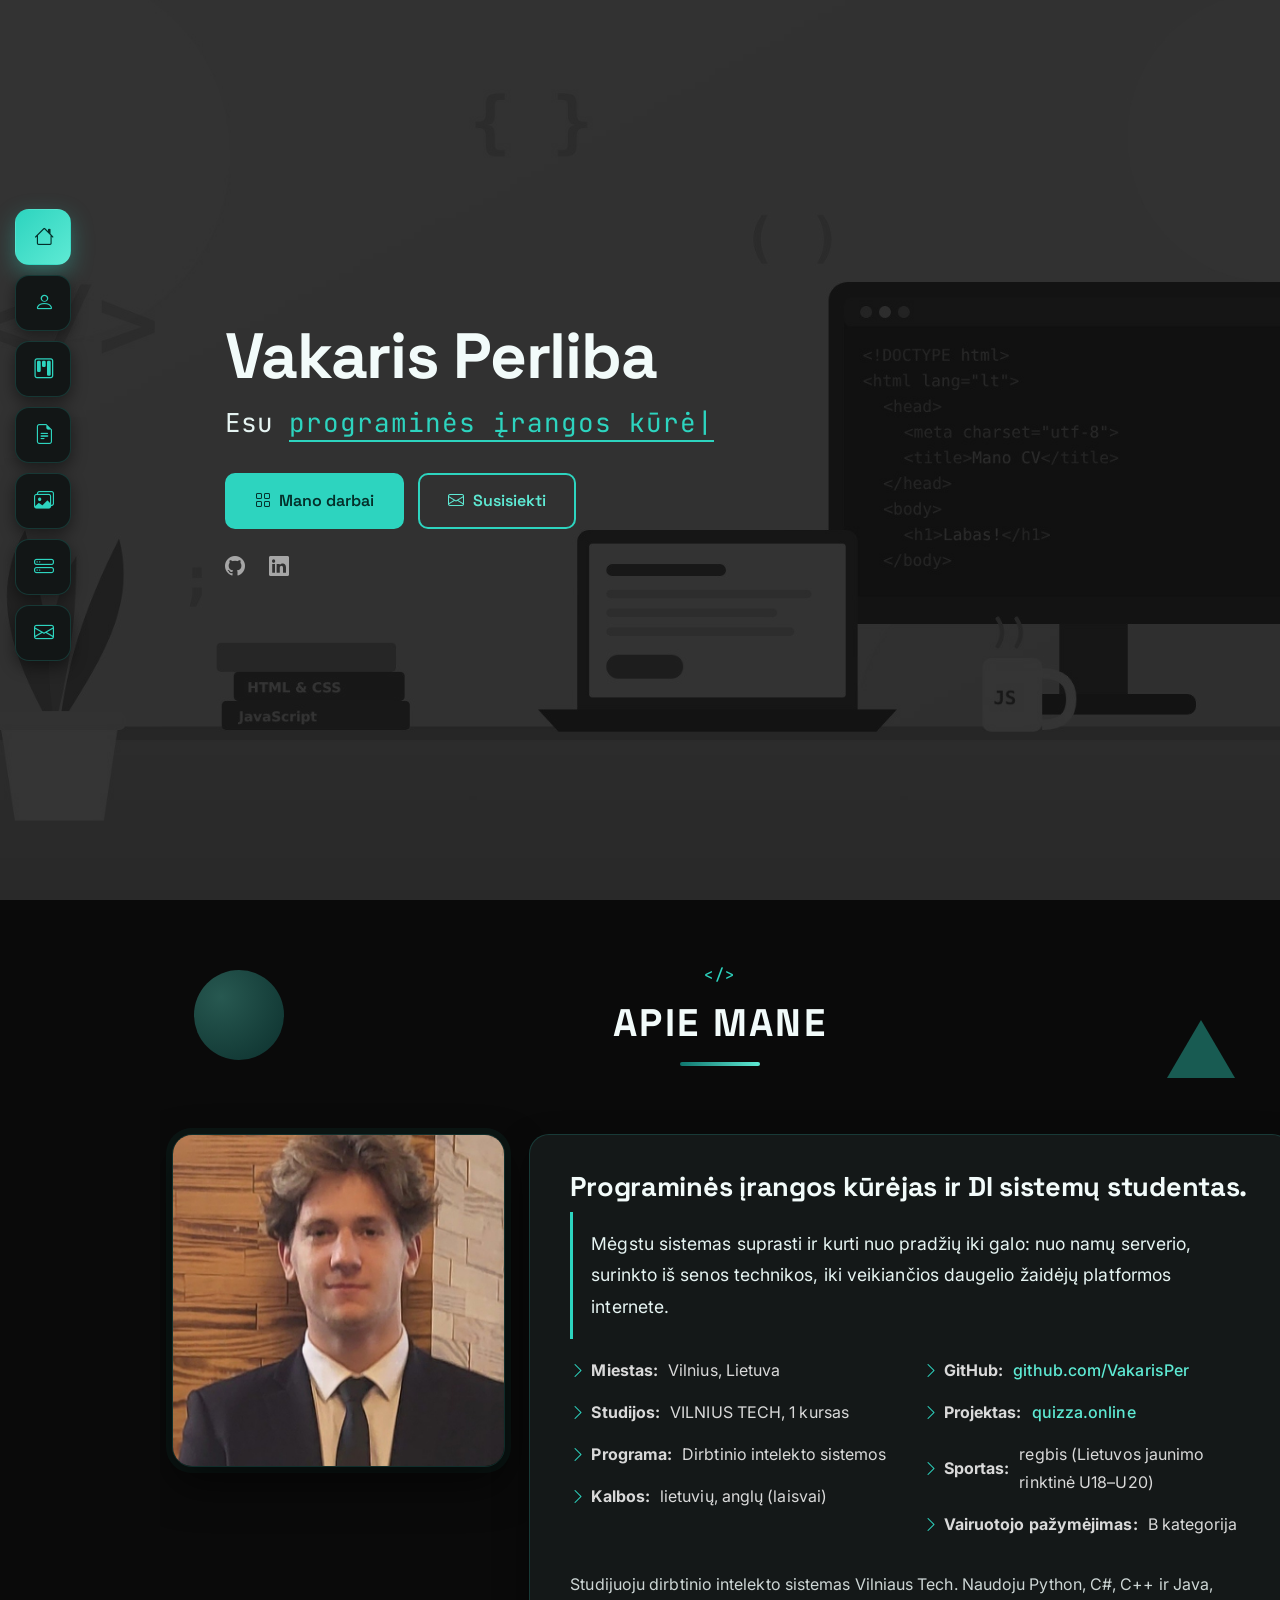
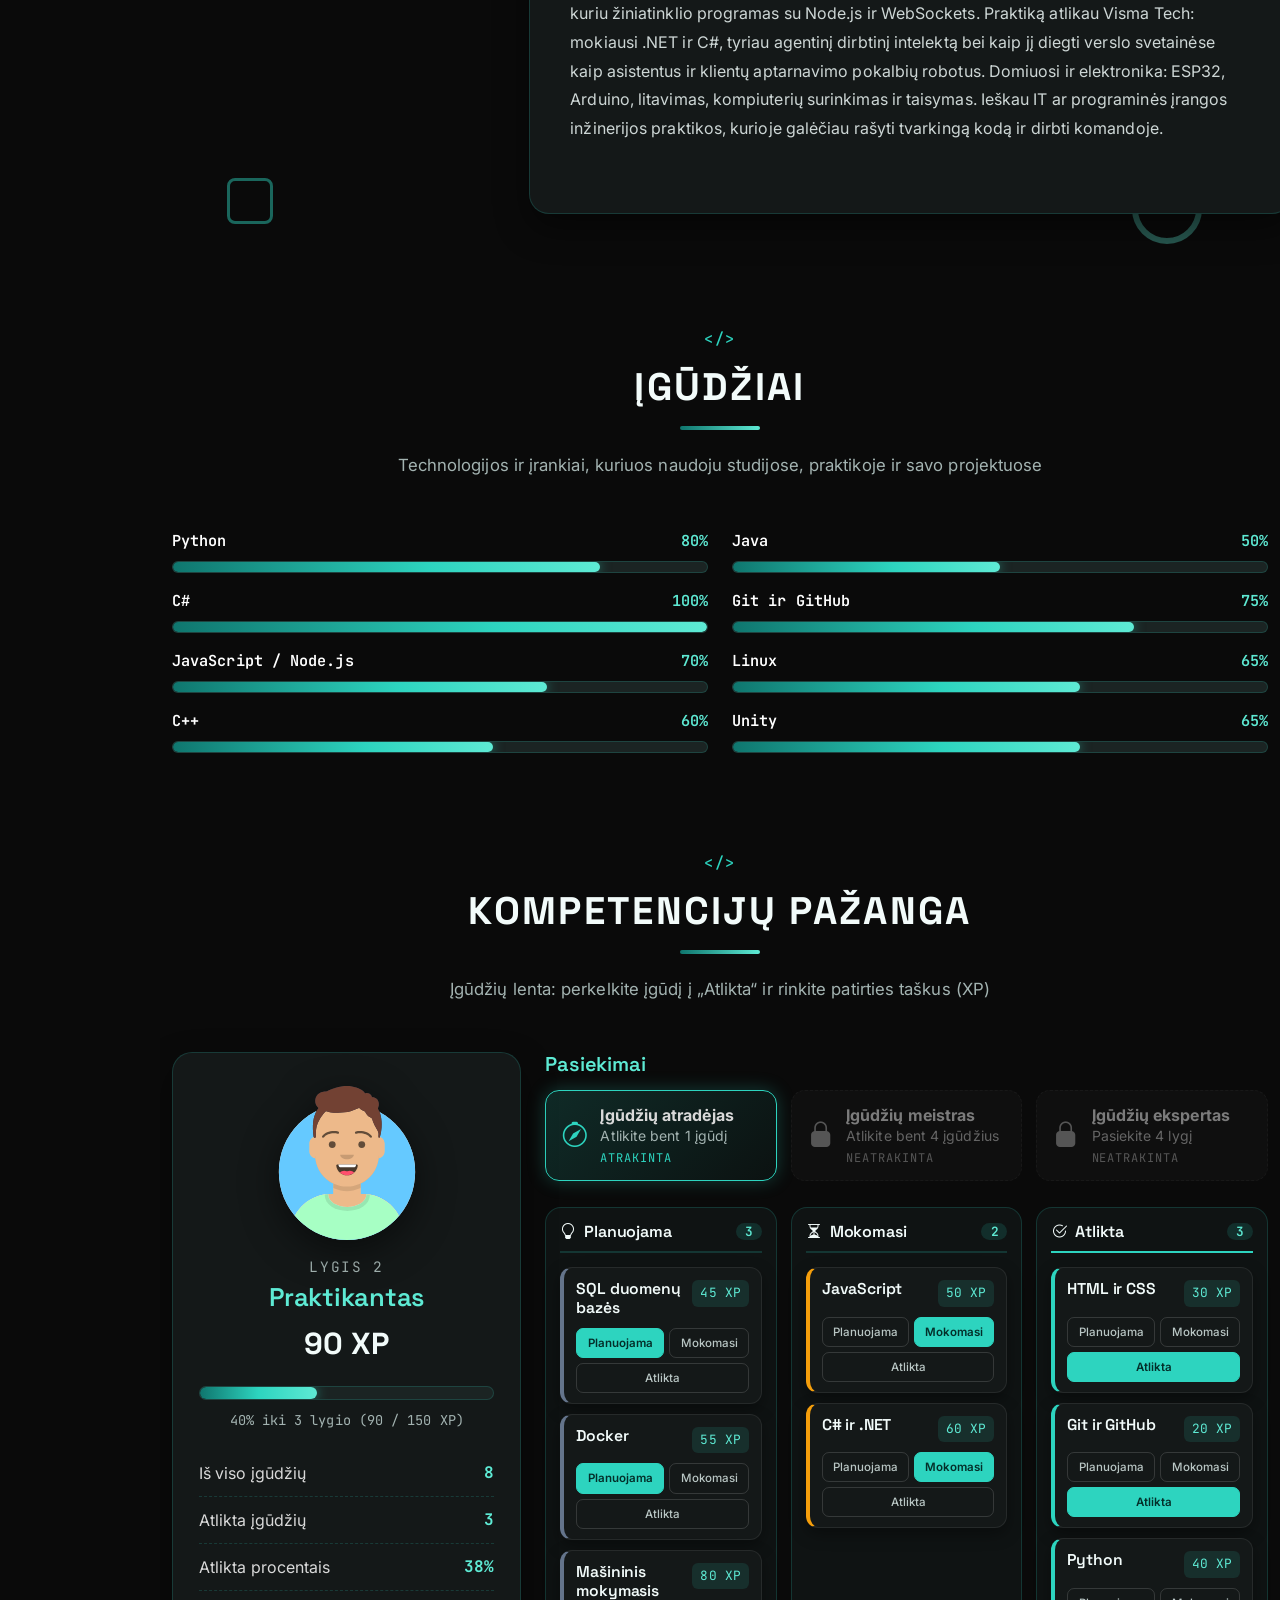
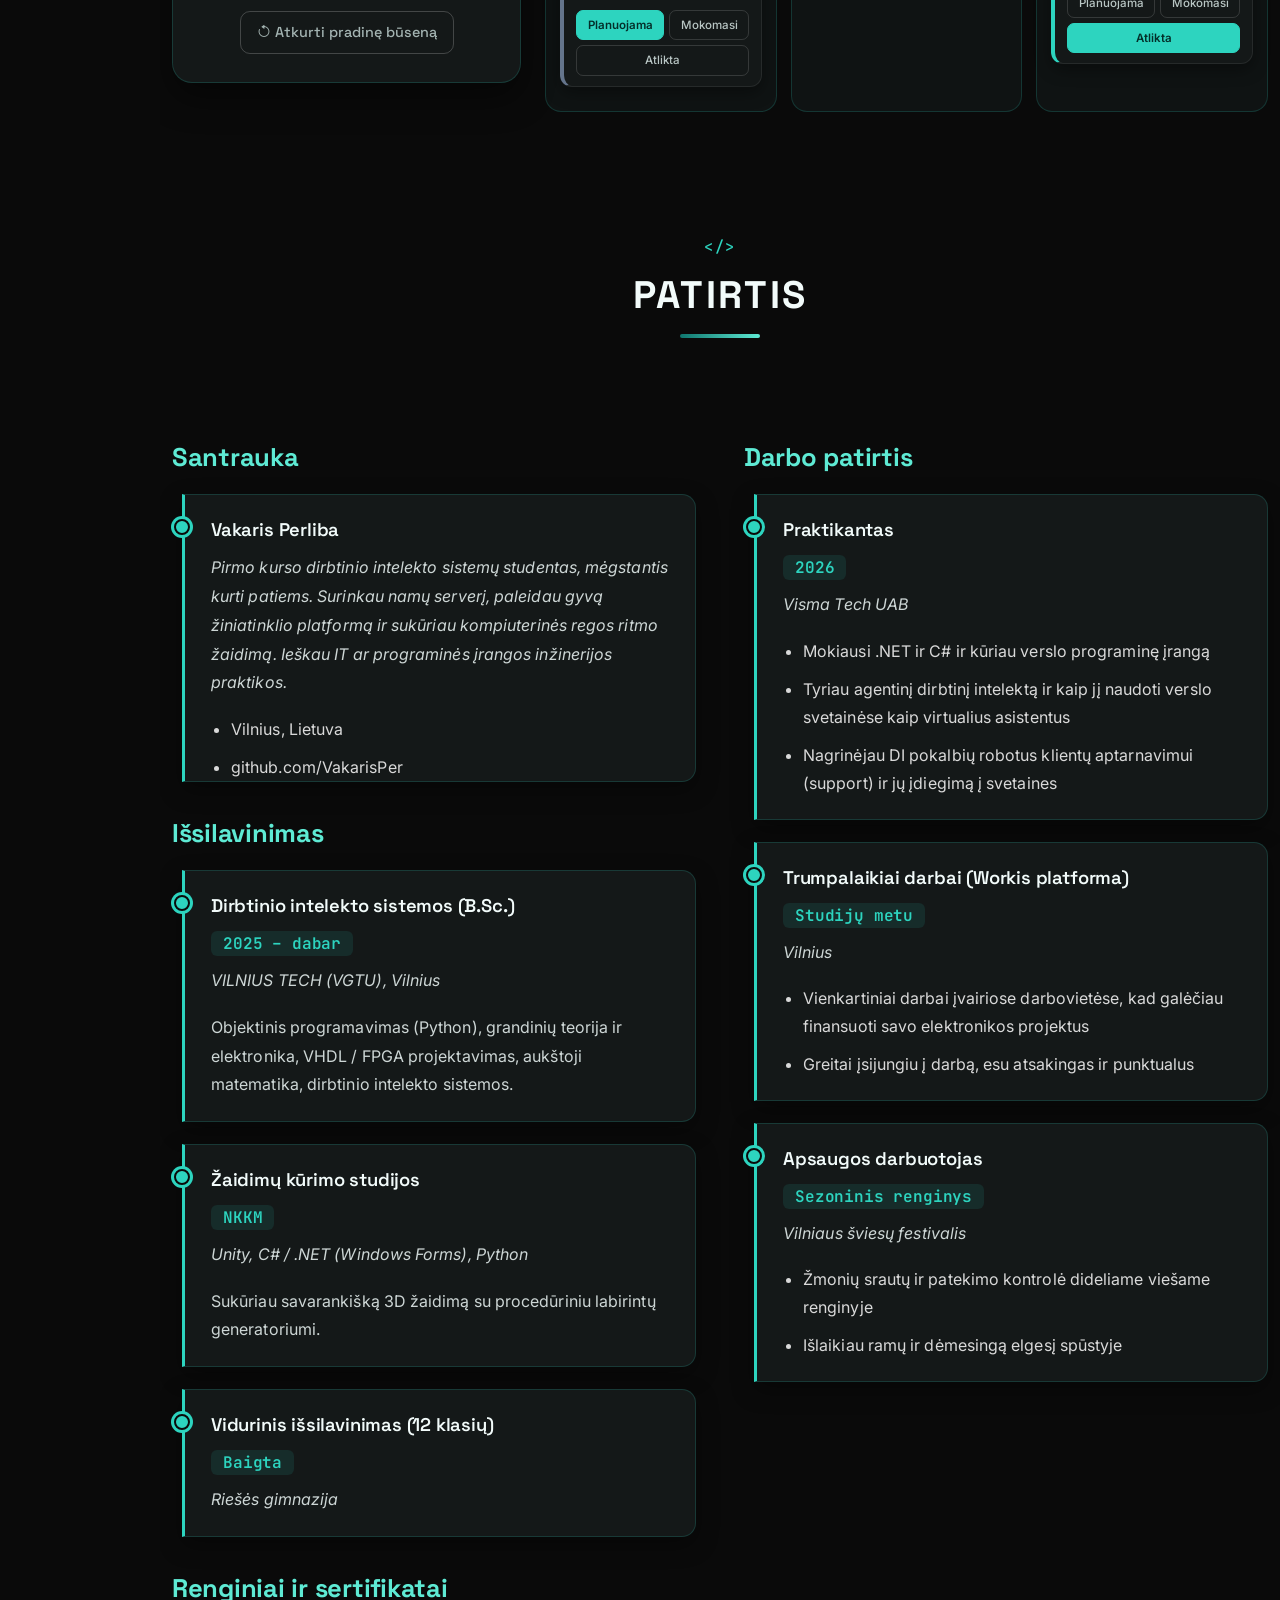
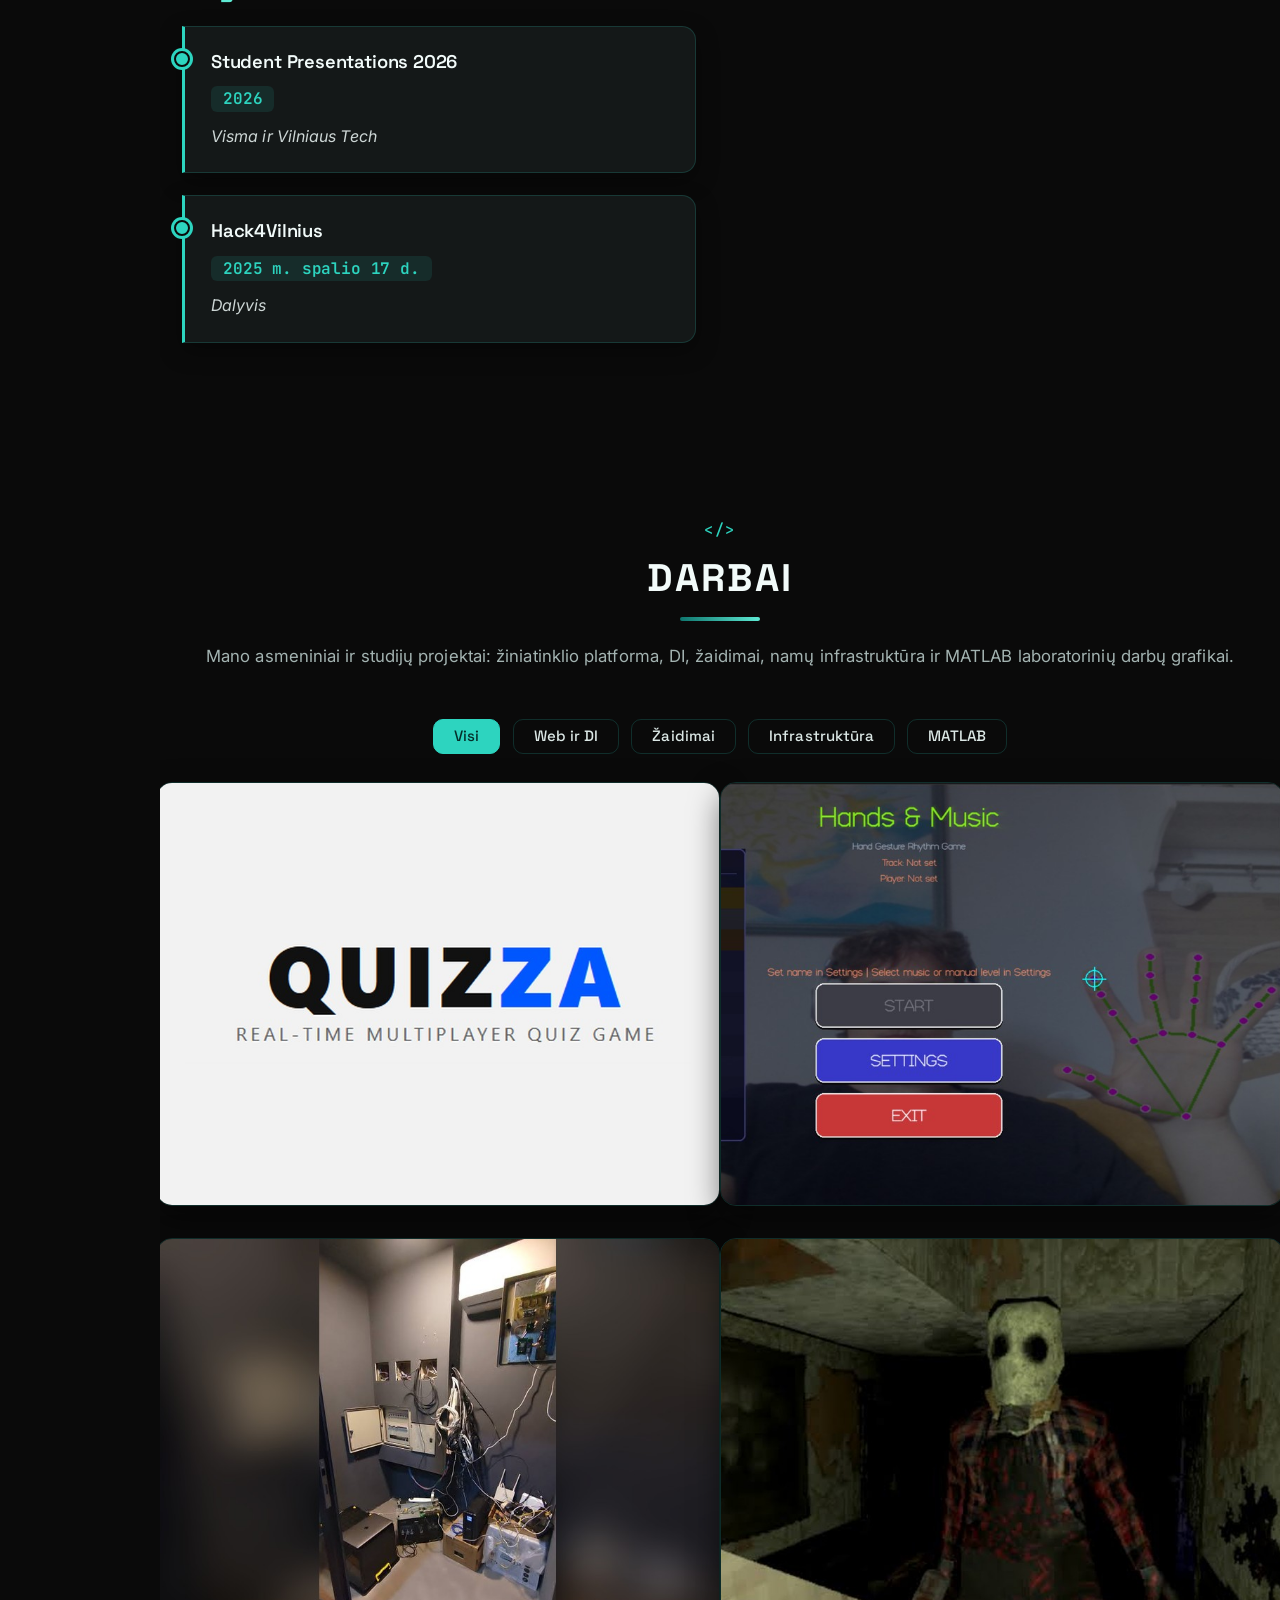
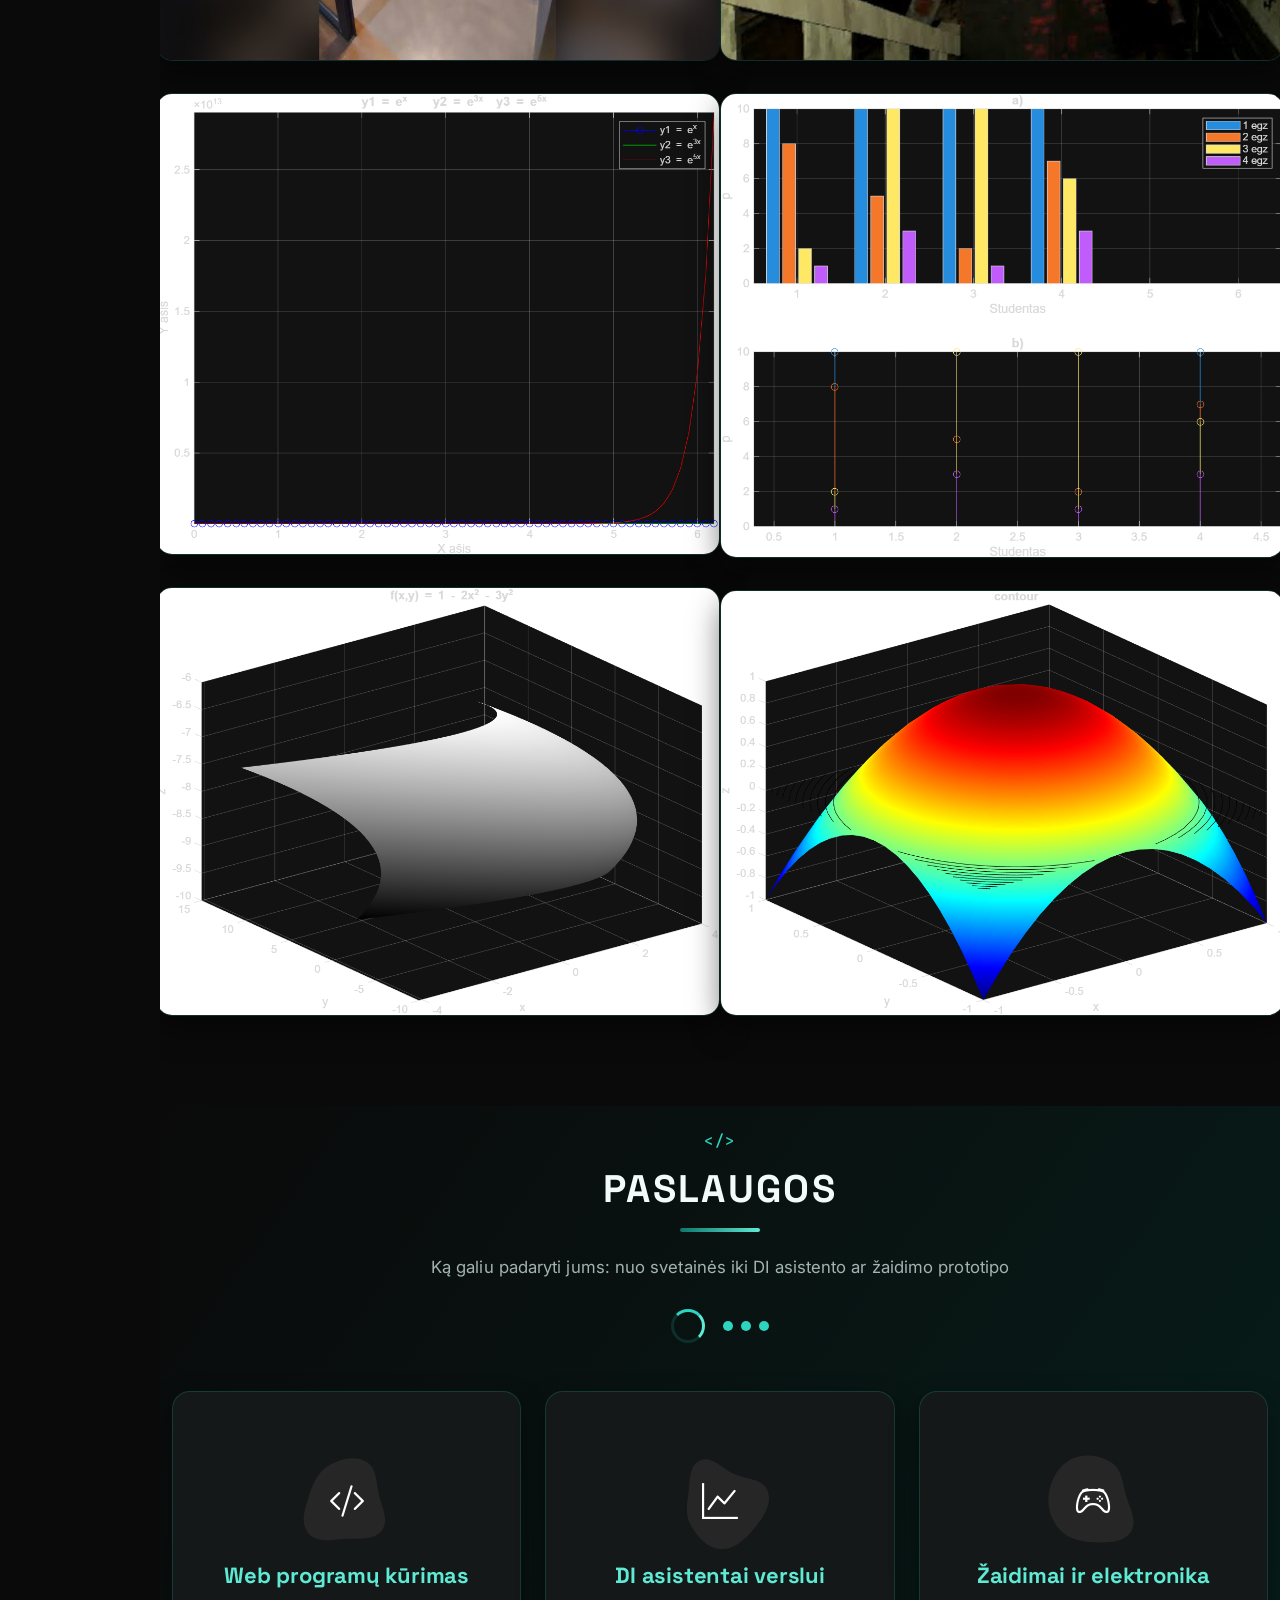
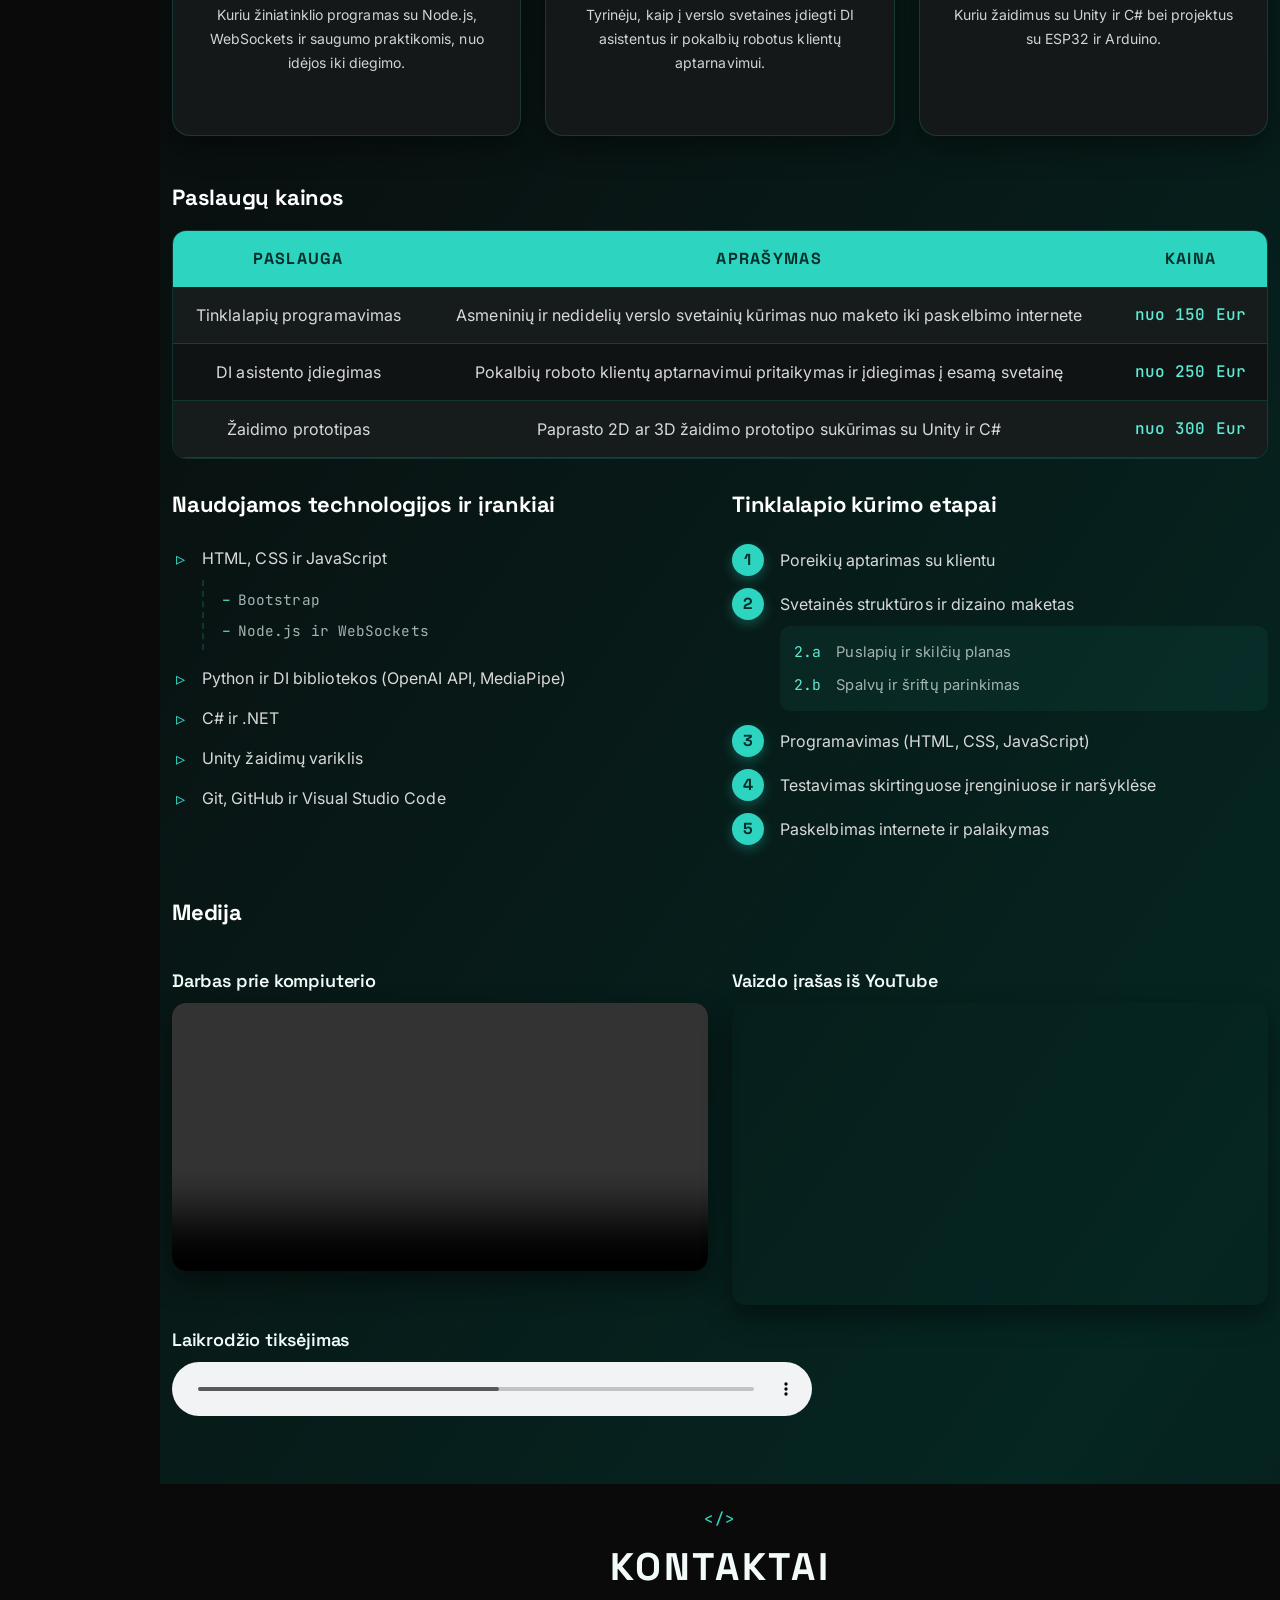
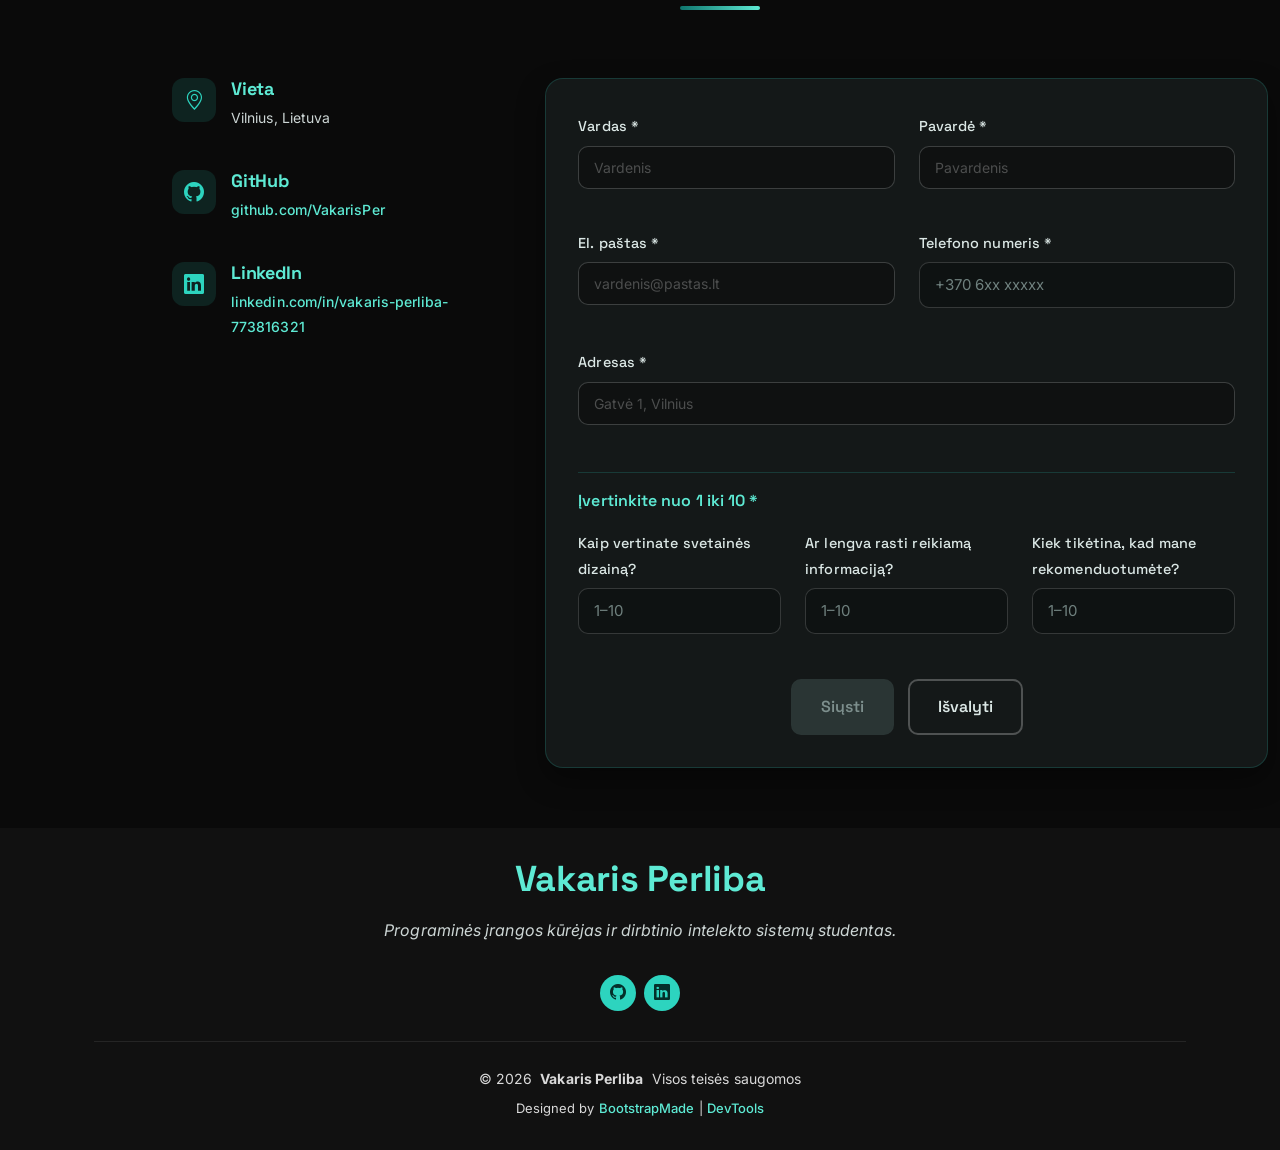
<file: LD12/index.html>
<!DOCTYPE html>
<html lang="lt">

<head>
  <meta charset="UTF-8">
  <meta content="width=device-width, initial-scale=1.0" name="viewport">
  <title>Mano CV</title>
  <meta name="author" content="Vakaris Perliba">
  <meta name="description" content="Vakaris Perliba CV puslapis">
  <meta name="keywords" content="CV, programinės įrangos kūrėjas, dirbtinis intelektas, .NET, C#, Python, Visma Tech, Vakaris Perliba">

  <!-- Favicons -->
  <link href="assets/img/favicon-kodas.png" rel="icon" type="image/png">
  <link href="assets/img/apple-touch-icon-kodas.png" rel="apple-touch-icon">

  <!-- Fonts -->
  <link href="https://fonts.googleapis.com" rel="preconnect">
  <link href="https://fonts.gstatic.com" rel="preconnect" crossorigin>
  <link href="https://fonts.googleapis.com/css2?family=Roboto:ital,wght@0,100;0,300;0,400;0,500;0,700;0,900;1,100;1,300;1,400;1,500;1,700;1,900&family=Poppins:ital,wght@0,100;0,200;0,300;0,400;0,500;0,600;0,700;0,800;0,900;1,100;1,200;1,300;1,400;1,500;1,600;1,700;1,800;1,900&family=Raleway:ital,wght@0,100;0,200;0,300;0,400;0,500;0,600;0,700;0,800;0,900;1,100;1,200;1,300;1,400;1,500;1,600;1,700;1,800;1,900&display=swap" rel="stylesheet">

  <!-- Vendor CSS Files -->
  <link href="assets/vendor/bootstrap/css/bootstrap.min.css" rel="stylesheet">
  <link href="assets/vendor/bootstrap-icons/bootstrap-icons.css" rel="stylesheet">
  <link href="assets/vendor/aos/aos.css" rel="stylesheet">
  <link href="assets/vendor/glightbox/css/glightbox.min.css" rel="stylesheet">
  <link href="assets/vendor/swiper/swiper-bundle.min.css" rel="stylesheet">

  <!-- Main CSS File -->
  <link href="assets/css/main.css" rel="stylesheet">

  <!-- Papildomi šriftai ir nuosavi stiliai (LD9) -->
  <link href="https://fonts.googleapis.com/css2?family=Inter:wght@400;500;600&family=Space+Grotesk:wght@500;600;700&family=JetBrains+Mono:wght@400;500&display=swap" rel="stylesheet">
  <link href="assets/css/custom.css" rel="stylesheet">

  <!-- =======================================================
  * Template Name: MyResume
  * Template URL: https://bootstrapmade.com/free-html-bootstrap-template-my-resume/
  * Updated: Jun 29 2024 with Bootstrap v5.3.3
  * Author: BootstrapMade.com
  * License: https://bootstrapmade.com/license/
  ======================================================== -->
</head>

<body class="index-page">

  <header id="header" class="header d-flex flex-column justify-content-center">

    <i class="header-toggle d-xl-none bi bi-list"></i>

    <nav id="navmenu" class="navmenu">
      <ul>
        <li><a href="#hero" class="active"><i class="bi bi-house navicon"></i><span>Pagrindinis</span></a></li>
        <li><a href="#about"><i class="bi bi-person navicon"></i><span>Apie</span></a></li>
        <li><a href="#kompetencijos"><i class="bi bi-kanban navicon"></i><span>Kompetencijos</span></a></li>
        <li><a href="#resume"><i class="bi bi-file-earmark-text navicon"></i><span>Patirtis</span></a></li>
        <li><a href="#portfolio"><i class="bi bi-images navicon"></i><span>Darbai</span></a></li>
        <li><a href="#services"><i class="bi bi-hdd-stack navicon"></i><span>Paslaugos</span></a></li>
        <li><a href="#contact"><i class="bi bi-envelope navicon"></i><span>Kontaktai</span></a></li>
      </ul>
    </nav>

  </header>

  <main class="main">

    <!-- Hero Section -->
    <section id="hero" class="hero section light-background">

      <img src="assets/img/hero-programuotojas.jpg" width="1920" height="1053" alt="Programuotojo darbo vieta su kompiuteriu ir HTML kodu">

      <div class="container" data-aos="zoom-out">
        <div class="row justify-content-center">
          <div class="col-lg-9">
            <h2>Vakaris Perliba</h2>
            <p>Esu <span class="typed" data-typed-items="programinės įrangos kūrėjas, dirbtinio intelekto sistemų studentas, praktiką Visma Tech atlikęs studentas">programinės įrangos kūrėjas</span><span class="typed-cursor typed-cursor--blink" aria-hidden="true"></span></p>
            <div class="hero-buttons">
              <a href="#portfolio" class="btn-cv btn-cv-primary"><i class="bi bi-grid"></i> Mano darbai</a>
              <a href="#contact" class="btn-cv btn-cv-outline"><i class="bi bi-envelope"></i> Susisiekti</a>
            </div>
            <div class="social-links">
              <a href="https://github.com/VakarisPer" target="_blank" title="GitHub"><i class="bi bi-github"></i></a>
              <a href="https://www.linkedin.com/in/vakaris-perliba-773816321/" target="_blank" title="LinkedIn"><i class="bi bi-linkedin"></i></a>
            </div>
          </div>
        </div>
      </div>

    </section><!-- /Hero Section -->

    <!-- About Section -->
    <section id="about" class="about section">

      <!-- Dekoratyvinės animuotos CSS figūros (LD10) -->
      <div class="about-shapes" aria-hidden="true">
        <span class="shape shape-circle"></span>
        <span class="shape shape-triangle"></span>
        <span class="shape shape-square"></span>
        <span class="shape shape-ring"></span>
      </div>

      <!-- Section Title -->
      <div class="container section-title" data-aos="fade-up">
        <h2>Apie mane</h2>
      </div><!-- End Section Title -->

      <div class="container" data-aos="fade-up" data-aos-delay="100">

        <div class="row gy-4 justify-content-center">
          <div class="col-lg-4 about-photo">
            <img src="assets/img/vakaris.jpg" class="img-fluid" width="700" height="700" alt="Vakaris Perlibos portretinė nuotrauka">
          </div>
          <div class="col-lg-8 content">
            <h2>Programinės įrangos kūrėjas ir DI sistemų studentas.</h2>
            <p class="fst-italic py-3">
              Mėgstu sistemas suprasti ir kurti nuo pradžių iki galo: nuo namų serverio, surinkto iš senos technikos,
              iki veikiančios daugelio žaidėjų platformos internete.
            </p>
            <div class="row">
              <div class="col-lg-6">
                <ul>
                  <li><i class="bi bi-chevron-right"></i> <strong>Miestas:</strong> <span>Vilnius, Lietuva</span></li>
                  <li><i class="bi bi-chevron-right"></i> <strong>Studijos:</strong> <span>VILNIUS TECH, 1 kursas</span></li>
                  <li><i class="bi bi-chevron-right"></i> <strong>Programa:</strong> <span>Dirbtinio intelekto sistemos</span></li>
                  <li><i class="bi bi-chevron-right"></i> <strong>Kalbos:</strong> <span>lietuvių, anglų (laisvai)</span></li>
                </ul>
              </div>
              <div class="col-lg-6">
                <ul>
                  <li><i class="bi bi-chevron-right"></i> <strong>GitHub:</strong> <span><a href="https://github.com/VakarisPer" target="_blank">github.com/VakarisPer</a></span></li>
                  <li><i class="bi bi-chevron-right"></i> <strong>Projektas:</strong> <span><a href="https://quizza.online" target="_blank">quizza.online</a></span></li>
                  <li><i class="bi bi-chevron-right"></i> <strong>Sportas:</strong> <span>regbis (Lietuvos jaunimo rinktinė U18–U20)</span></li>
                  <li><i class="bi bi-chevron-right"></i> <strong>Vairuotojo pažymėjimas:</strong> <span>B kategorija</span></li>
                </ul>
              </div>
            </div>
            <p class="py-3">
              Studijuoju dirbtinio intelekto sistemas Vilniaus Tech. Naudoju Python, C#, C++ ir Java, kuriu žiniatinklio
              programas su Node.js ir WebSockets. Praktiką atlikau Visma Tech: mokiausi .NET ir C#, tyriau agentinį
              dirbtinį intelektą bei kaip jį diegti verslo svetainėse kaip asistentus ir klientų aptarnavimo pokalbių robotus.
              Domiuosi ir elektronika: ESP32, Arduino, litavimas, kompiuterių surinkimas ir taisymas.
              Ieškau IT ar programinės įrangos inžinerijos praktikos, kurioje galėčiau rašyti tvarkingą kodą ir dirbti komandoje.
            </p>
          </div>
        </div>

      </div>

    </section><!-- /About Section -->

    <!-- Skills Section -->
    <section id="skills" class="skills section">

      <!-- Section Title -->
      <div class="container section-title" data-aos="fade-up">
        <h2>Įgūdžiai</h2>
        <p>Technologijos ir įrankiai, kuriuos naudoju studijose, praktikoje ir savo projektuose</p>
      </div><!-- End Section Title -->

      <div class="container" data-aos="fade-up" data-aos-delay="100">

        <div class="row skills-content skills-animation">

          <div class="col-lg-6">

            <div class="progress">
              <span class="skill"><span>Python</span> <i class="val">80%</i></span>
              <div class="progress-bar-wrap">
                <div class="progress-bar" role="progressbar" aria-valuenow="80" aria-valuemin="0" aria-valuemax="100"></div>
              </div>
            </div><!-- End Skills Item -->

            <div class="progress">
              <span class="skill"><span>C#</span> <i class="val">100%</i></span>
              <div class="progress-bar-wrap">
                <div class="progress-bar" role="progressbar" aria-valuenow="100" aria-valuemin="0" aria-valuemax="100"></div>
              </div>
            </div><!-- End Skills Item -->

            <div class="progress">
              <span class="skill"><span>JavaScript / Node.js</span> <i class="val">70%</i></span>
              <div class="progress-bar-wrap">
                <div class="progress-bar" role="progressbar" aria-valuenow="70" aria-valuemin="0" aria-valuemax="100"></div>
              </div>
            </div><!-- End Skills Item -->

            <div class="progress">
              <span class="skill"><span>C++</span> <i class="val">60%</i></span>
              <div class="progress-bar-wrap">
                <div class="progress-bar" role="progressbar" aria-valuenow="60" aria-valuemin="0" aria-valuemax="100"></div>
              </div>
            </div><!-- End Skills Item -->

          </div>

          <div class="col-lg-6">

            <div class="progress">
              <span class="skill"><span>Java</span> <i class="val">50%</i></span>
              <div class="progress-bar-wrap">
                <div class="progress-bar" role="progressbar" aria-valuenow="50" aria-valuemin="0" aria-valuemax="100"></div>
              </div>
            </div><!-- End Skills Item -->

            <div class="progress">
              <span class="skill"><span>Git ir GitHub</span> <i class="val">75%</i></span>
              <div class="progress-bar-wrap">
                <div class="progress-bar" role="progressbar" aria-valuenow="75" aria-valuemin="0" aria-valuemax="100"></div>
              </div>
            </div><!-- End Skills Item -->

            <div class="progress">
              <span class="skill"><span>Linux</span> <i class="val">65%</i></span>
              <div class="progress-bar-wrap">
                <div class="progress-bar" role="progressbar" aria-valuenow="65" aria-valuemin="0" aria-valuemax="100"></div>
              </div>
            </div><!-- End Skills Item -->

            <div class="progress">
              <span class="skill"><span>Unity</span> <i class="val">65%</i></span>
              <div class="progress-bar-wrap">
                <div class="progress-bar" role="progressbar" aria-valuenow="65" aria-valuemin="0" aria-valuemax="100"></div>
              </div>
            </div><!-- End Skills Item -->

          </div>

        </div>
      </div>

    </section><!-- /Skills Section -->

    <!-- Kompetencijų pažangos modulis (LD12) -->
    <section id="kompetencijos" class="kompetencijos section">

      <div class="container section-title" data-aos="fade-up">
        <h2>Kompetencijų pažanga</h2>
        <p>Įgūdžių lenta: perkelkite įgūdį į „Atlikta“ ir rinkite patirties taškus (XP)</p>
      </div>

      <div class="container" data-aos="fade-up" data-aos-delay="100">
        <div class="row gy-4">

          <!-- Vartotojo profilis: ikonėlė, lygis, rangas, XP ir statistika -->
          <div class="col-lg-4">
            <div class="kp-profile">
              <img id="kp-avatar" class="kp-avatar" src="assets/img/avatar-lvl1.svg" width="160" height="170" alt="Vartotojo ikonėlė – 1 lygis">
              <p class="kp-level-label">Lygis <span id="kp-level">1</span></p>
              <h3 id="kp-rank" class="kp-rank">Pradedantysis</h3>
              <p class="kp-xp"><span id="kp-xp">0</span> XP</p>

              <div class="kp-progress" role="progressbar" aria-label="Progresas iki kito lygio" aria-valuemin="0" aria-valuemax="100" aria-valuenow="0">
                <div id="kp-progress-bar" class="kp-progress-bar"></div>
              </div>
              <p id="kp-progress-text" class="kp-progress-text"></p>

              <ul class="kp-stats">
                <li><span>Iš viso įgūdžių</span><strong id="kp-total">0</strong></li>
                <li><span>Atlikta įgūdžių</span><strong id="kp-done">0</strong></li>
                <li><span>Atlikta procentais</span><strong id="kp-percent">0%</strong></li>
              </ul>

              <button type="button" id="kp-reset" class="kp-reset"><i class="bi bi-arrow-counterclockwise"></i> Atkurti pradinę būseną</button>
            </div>
          </div>

          <div class="col-lg-8">
            <!-- Pasiekimai (generuojami su JavaScript) -->
            <h3 class="kp-subtitle">Pasiekimai</h3>
            <div id="kp-achievements" class="kp-achievements"></div>

            <!-- Įgūdžių lenta (Skill Kanban) – kortelės generuojamos su JavaScript -->
            <div class="kp-board">
              <div class="kp-column" data-status="planuojama">
                <h4 class="kp-column-title"><i class="bi bi-lightbulb"></i> Planuojama <span class="kp-count" data-count="planuojama">0</span></h4>
                <div class="kp-column-list" data-list="planuojama"></div>
              </div>
              <div class="kp-column" data-status="mokomasi">
                <h4 class="kp-column-title"><i class="bi bi-hourglass-split"></i> Mokomasi <span class="kp-count" data-count="mokomasi">0</span></h4>
                <div class="kp-column-list" data-list="mokomasi"></div>
              </div>
              <div class="kp-column" data-status="atlikta">
                <h4 class="kp-column-title"><i class="bi bi-check2-circle"></i> Atlikta <span class="kp-count" data-count="atlikta">0</span></h4>
                <div class="kp-column-list" data-list="atlikta"></div>
              </div>
            </div>
          </div>

        </div>
      </div>

    </section><!-- /Kompetencijų pažangos modulis -->

    <!-- Resume Section -->
    <section id="resume" class="resume section">

      <!-- Section Title -->
      <div class="container section-title" data-aos="fade-up">
        <h2>Patirtis</h2>
      </div><!-- End Section Title -->

      <div class="container">

        <div class="row">

          <div class="col-lg-6" data-aos="fade-up" data-aos-delay="100">
            <h3 class="resume-title">Santrauka</h3>

            <div class="resume-item pb-0">
              <h4>Vakaris Perliba</h4>
              <p><em>Pirmo kurso dirbtinio intelekto sistemų studentas, mėgstantis kurti patiems. Surinkau namų serverį, paleidau gyvą žiniatinklio platformą ir sukūriau kompiuterinės regos ritmo žaidimą. Ieškau IT ar programinės įrangos inžinerijos praktikos.</em></p>
              <ul>
                <li>Vilnius, Lietuva</li>
                <li>github.com/VakarisPer</li>
              </ul>
            </div><!-- Edn Resume Item -->

            <h3 class="resume-title">Išsilavinimas</h3>
            <div class="resume-item">
              <h4>Dirbtinio intelekto sistemos (B.Sc.)</h4>
              <h5>2025 – dabar</h5>
              <p><em>VILNIUS TECH (VGTU), Vilnius</em></p>
              <p>Objektinis programavimas (Python), grandinių teorija ir elektronika, VHDL / FPGA projektavimas, aukštoji matematika, dirbtinio intelekto sistemos.</p>
            </div><!-- Edn Resume Item -->

            <div class="resume-item">
              <h4>Žaidimų kūrimo studijos</h4>
              <h5>NKKM</h5>
              <p><em>Unity, C# / .NET (Windows Forms), Python</em></p>
              <p>Sukūriau savarankišką 3D žaidimą su procedūriniu labirintų generatoriumi.</p>
            </div><!-- Edn Resume Item -->

            <div class="resume-item">
              <h4>Vidurinis išsilavinimas (12 klasių)</h4>
              <h5>Baigta</h5>
              <p><em>Riešės gimnazija</em></p>
            </div><!-- Edn Resume Item -->

            <h3 class="resume-title">Renginiai ir sertifikatai</h3>
            <div class="resume-item">
              <h4>Student Presentations 2026</h4>
              <h5>2026</h5>
              <p><em>Visma ir Vilniaus Tech</em></p>
            </div><!-- Edn Resume Item -->

            <div class="resume-item">
              <h4>Hack4Vilnius</h4>
              <h5>2025 m. spalio 17 d.</h5>
              <p><em>Dalyvis</em></p>
            </div><!-- Edn Resume Item -->

          </div>

          <div class="col-lg-6" data-aos="fade-up" data-aos-delay="200">
            <h3 class="resume-title">Darbo patirtis</h3>
            <div class="resume-item">
              <h4>Praktikantas</h4>
              <h5>2026</h5>
              <p><em>Visma Tech UAB</em></p>
              <ul>
                <li>Mokiausi .NET ir C# ir kūriau verslo programinę įrangą</li>
                <li>Tyriau agentinį dirbtinį intelektą ir kaip jį naudoti verslo svetainėse kaip virtualius asistentus</li>
                <li>Nagrinėjau DI pokalbių robotus klientų aptarnavimui (support) ir jų įdiegimą į svetaines</li>
              </ul>
            </div><!-- Edn Resume Item -->

            <div class="resume-item">
              <h4>Trumpalaikiai darbai (Workis platforma)</h4>
              <h5>Studijų metu</h5>
              <p><em>Vilnius</em></p>
              <ul>
                <li>Vienkartiniai darbai įvairiose darbovietėse, kad galėčiau finansuoti savo elektronikos projektus</li>
                <li>Greitai įsijungiu į darbą, esu atsakingas ir punktualus</li>
              </ul>
            </div><!-- Edn Resume Item -->

            <div class="resume-item">
              <h4>Apsaugos darbuotojas</h4>
              <h5>Sezoninis renginys</h5>
              <p><em>Vilniaus šviesų festivalis</em></p>
              <ul>
                <li>Žmonių srautų ir patekimo kontrolė dideliame viešame renginyje</li>
                <li>Išlaikiau ramų ir dėmesingą elgesį spūstyje</li>
              </ul>
            </div><!-- Edn Resume Item -->

          </div>

        </div>

      </div>

    </section><!-- /Resume Section -->

    <!-- Portfolio Section -->
    <section id="portfolio" class="portfolio section">

      <!-- Section Title -->
      <div class="container section-title" data-aos="fade-up">
        <h2>Darbai</h2>
        <p>Mano asmeniniai ir studijų projektai: žiniatinklio platforma, DI, žaidimai, namų infrastruktūra ir MATLAB laboratorinių darbų grafikai.</p>
      </div><!-- End Section Title -->

      <div class="container">

        <div class="isotope-layout" data-default-filter="*" data-layout="masonry" data-sort="original-order">

          <ul class="portfolio-filters isotope-filters" data-aos="fade-up" data-aos-delay="100">
            <li data-filter="*" class="filter-active">Visi</li>
            <li data-filter=".filter-web">Web ir DI</li>
            <li data-filter=".filter-games">Žaidimai</li>
            <li data-filter=".filter-infra">Infrastruktūra</li>
            <li data-filter=".filter-matlab">MATLAB</li>
          </ul><!-- End Portfolio Filters -->

          <div class="row gy-4 isotope-container" data-aos="fade-up" data-aos-delay="200">

            <div class="col-lg-6 col-md-6 portfolio-item isotope-item filter-web">
              <img src="assets/img/proj-quizza.jpg" class="img-fluid" width="800" height="600" alt="Quizza logotipas">
              <div class="portfolio-info">
                <h4>Quizza</h4>
                <p>Gyva daugelio žaidėjų viktorinų platforma su DI klausimų generavimu</p>
                <a href="assets/img/proj-quizza.jpg" title="Quizza" data-gallery="portfolio-gallery" class="glightbox preview-link"><i class="bi bi-zoom-in"></i></a>
                <a href="https://quizza.online" title="Daugiau informacijos" class="details-link" target="_blank"><i class="bi bi-link-45deg"></i></a>
              </div>
            </div><!-- End Portfolio Item -->

            <div class="col-lg-6 col-md-6 portfolio-item isotope-item filter-games filter-web">
              <img src="assets/img/proj-hands-music.jpg" class="img-fluid" width="800" height="600" alt="Hands &amp; Music žaidimas su rankų sekimu">
              <div class="portfolio-info">
                <h4>Hands &amp; Music</h4>
                <p>Ritmo žaidimas, valdomas rankų gestais (MediaPipe, OpenCV, Pygame)</p>
                <a href="assets/img/proj-hands-music.jpg" title="Hands &amp; Music" data-gallery="portfolio-gallery" class="glightbox preview-link"><i class="bi bi-zoom-in"></i></a>
                <a href="https://github.com/VakarisPer" title="Daugiau informacijos" class="details-link" target="_blank"><i class="bi bi-link-45deg"></i></a>
              </div>
            </div><!-- End Portfolio Item -->

            <div class="col-lg-6 col-md-6 portfolio-item isotope-item filter-infra">
              <img src="assets/img/proj-home-server.jpg" class="img-fluid" width="800" height="600" alt="Namų serverio spinta su tinklo įranga">
              <div class="portfolio-info">
                <h4>Namų serveris ir privatus debesis</h4>
                <p>Serveris iš senų kompiuterių, saugiai prijungtas prie interneto per Cloudflare Tunnel</p>
                <a href="assets/img/proj-home-server.jpg" title="Namų serveris ir privatus debesis" data-gallery="portfolio-gallery" class="glightbox preview-link"><i class="bi bi-zoom-in"></i></a>
                <a href="https://github.com/VakarisPer" title="Daugiau informacijos" class="details-link" target="_blank"><i class="bi bi-link-45deg"></i></a>
              </div>
            </div><!-- End Portfolio Item -->

            <div class="col-lg-6 col-md-6 portfolio-item isotope-item filter-games">
              <img src="assets/img/proj-backroom.jpg" class="img-fluid" width="800" height="600" alt="Backroom žaidimo kadras">
              <div class="portfolio-info">
                <h4>Backroom</h4>
                <p>3D siaubo žaidimas Unity su procedūriniu labirintų generatoriumi</p>
                <a href="assets/img/proj-backroom.jpg" title="Backroom" data-gallery="portfolio-gallery" class="glightbox preview-link"><i class="bi bi-zoom-in"></i></a>
                <a href="https://github.com/VakarisPer/HorrorGame" title="Daugiau informacijos" class="details-link" target="_blank"><i class="bi bi-link-45deg"></i></a>
              </div>
            </div><!-- End Portfolio Item -->

            <div class="col-lg-6 col-md-6 portfolio-item isotope-item filter-matlab">
              <img src="assets/img/matlab/ld3-eksponentes.png" class="img-fluid" width="1046" height="855" alt="MATLAB grafikas: trys eksponentinės funkcijos e^x, e^3x ir e^5x">
              <div class="portfolio-info">
                <h4>Eksponentinės funkcijos (LD3)</h4>
                <p>Trijų funkcijų e<sup>x</sup>, e<sup>3x</sup> ir e<sup>5x</sup> palyginimas viename grafike su legenda ir skirtingais linijų stiliais</p>
                <a href="assets/img/matlab/ld3-eksponentes.png" title="Eksponentinės funkcijos (LD3)" data-gallery="portfolio-gallery" class="glightbox preview-link"><i class="bi bi-zoom-in"></i></a>
                <a href="https://github.com/VakarisPer/Laboratoriniai-darbai/tree/main/LD3" title="MATLAB kodas" class="details-link" target="_blank"><i class="bi bi-link-45deg"></i></a>
              </div>
            </div><!-- End Portfolio Item -->

            <div class="col-lg-6 col-md-6 portfolio-item isotope-item filter-matlab">
              <img src="assets/img/matlab/ld3-egzaminai.png" class="img-fluid" width="1031" height="848" alt="MATLAB stulpelinė ir diskretinė diagramos su studentų egzaminų pažymiais">
              <div class="portfolio-info">
                <h4>Egzaminų rezultatai (LD3)</h4>
                <p>Studentų egzaminų pažymiai pavaizduoti stulpeline (bar) ir diskretine (stem) diagramomis naudojant subplot</p>
                <a href="assets/img/matlab/ld3-egzaminai.png" title="Egzaminų rezultatai (LD3)" data-gallery="portfolio-gallery" class="glightbox preview-link"><i class="bi bi-zoom-in"></i></a>
                <a href="https://github.com/VakarisPer/Laboratoriniai-darbai/tree/main/LD3" title="MATLAB kodas" class="details-link" target="_blank"><i class="bi bi-link-45deg"></i></a>
              </div>
            </div><!-- End Portfolio Item -->

            <div class="col-lg-6 col-md-6 portfolio-item isotope-item filter-matlab">
              <img src="assets/img/matlab/ld4-pavirsius.png" class="img-fluid" width="1087" height="827" alt="MATLAB 3D paviršius f(x,y) = 1 - 2x^2 - 3y^2 pilkais tonais">
              <div class="portfolio-info">
                <h4>3D paviršius (LD4)</h4>
                <p>Funkcijos f(x,y) = 1 − 2x<sup>2</sup> − 3y<sup>2</sup> paviršius, sukurtas su meshgrid ir surf, pilka spalvų schema</p>
                <a href="assets/img/matlab/ld4-pavirsius.png" title="3D paviršius (LD4)" data-gallery="portfolio-gallery" class="glightbox preview-link"><i class="bi bi-zoom-in"></i></a>
                <a href="https://github.com/VakarisPer/Laboratoriniai-darbai/tree/main/LD4" title="MATLAB kodas" class="details-link" target="_blank"><i class="bi bi-link-45deg"></i></a>
              </div>
            </div><!-- End Portfolio Item -->

            <div class="col-lg-6 col-md-6 portfolio-item isotope-item filter-matlab">
              <img src="assets/img/matlab/ld4-konturas.png" class="img-fluid" width="1085" height="820" alt="MATLAB 3D paraboloidas su jet spalvomis ir kontūro linijomis">
              <div class="portfolio-info">
                <h4>Paviršius su kontūrais (LD4)</h4>
                <p>Paraboloidas 1 − (x<sup>2</sup> + y<sup>2</sup>) su jet spalvų schema ir 20 kontūro linijų (contour)</p>
                <a href="assets/img/matlab/ld4-konturas.png" title="Paviršius su kontūrais (LD4)" data-gallery="portfolio-gallery" class="glightbox preview-link"><i class="bi bi-zoom-in"></i></a>
                <a href="https://github.com/VakarisPer/Laboratoriniai-darbai/tree/main/LD4" title="MATLAB kodas" class="details-link" target="_blank"><i class="bi bi-link-45deg"></i></a>
              </div>
            </div><!-- End Portfolio Item -->

          </div><!-- End Portfolio Container -->

        </div>

      </div>

    </section><!-- /Portfolio Section -->

    <!-- Services Section -->
    <section id="services" class="services section">

      <!-- Section Title -->
      <div class="container section-title" data-aos="fade-up">
        <h2>Paslaugos</h2>
        <p>Ką galiu padaryti jums: nuo svetainės iki DI asistento ar žaidimo prototipo</p>
        <!-- Dekoratyvinis CSS krovimo indikatorius (LD10) -->
        <div class="cv-loader" aria-hidden="true">
          <span class="cv-loader-ring"></span>
          <span class="cv-loader-dots"><i></i><i></i><i></i></span>
        </div>
      </div><!-- End Section Title -->

      <div class="container">

        <div class="row gy-4">

          <div class="col-lg-4 col-md-6" data-aos="fade-up" data-aos-delay="100">
            <div class="service-item item-cyan position-relative">
              <div class="icon">
                <svg width="100" height="100" viewBox="0 0 600 600" xmlns="http://www.w3.org/2000/svg">
                  <path stroke="none" stroke-width="0" fill="#f5f5f5" d="M300,521.0016835830174C376.1290562159157,517.8887921683347,466.0731472004068,529.7835943286574,510.70327084640275,468.03025145048787C554.3714126377745,407.6079735673963,508.03601936045806,328.9844924480964,491.2728898941984,256.3432110539036C474.5976632858925,184.082847569629,479.9380746630129,96.60480741107993,416.23090153303,58.64404602377083C348.86323505073057,18.502131276798302,261.93793281208167,40.57373210992963,193.5410806939664,78.93577620505333C130.42746243093433,114.334589627462,98.30271207620316,179.96522072025542,76.75703585869454,249.04625023123273C51.97151888228291,328.5150500222984,13.704378332031375,421.85034740162234,66.52175969318436,486.19268352777647C119.04800174914682,550.1803526380478,217.28368757567262,524.383925680826,300,521.0016835830174"></path>
                </svg>
                <i class="bi bi-code-slash"></i>
              </div>
              <a href="#" class="stretched-link">
                <h3>Web programų kūrimas</h3>
              </a>
              <p>Kuriu žiniatinklio programas su Node.js, WebSockets ir saugumo praktikomis, nuo idėjos iki diegimo.</p>
            </div>
          </div><!-- End Service Item -->

          <div class="col-lg-4 col-md-6" data-aos="fade-up" data-aos-delay="200">
            <div class="service-item item-orange position-relative">
              <div class="icon">
                <svg width="100" height="100" viewBox="0 0 600 600" xmlns="http://www.w3.org/2000/svg">
                  <path stroke="none" stroke-width="0" fill="#f5f5f5" d="M300,582.0697525312426C382.5290701553225,586.8405444964366,449.9789794690241,525.3245884688669,502.5850820975895,461.55621195738473C556.606425686781,396.0723002908107,615.8543463187945,314.28637112970534,586.6730223649479,234.56875336149918C558.9533121215079,158.8439757836574,454.9685369536778,164.00468322053177,381.49747125262974,130.76875717737553C312.15926192815925,99.40240125094834,248.97055460311594,18.661163978235184,179.8680185752513,50.54337015887873C110.5421016452524,82.52863877960104,119.82277516462835,180.83849132639028,109.12597500060166,256.43424936330496C100.08760227029461,320.3096726198365,92.17705696193138,384.0621239912766,124.79988738764834,439.7174275375508C164.83382741302287,508.01625554203684,220.96474134820875,577.5009287672846,300,582.0697525312426"></path>
                </svg>
                <i class="bi bi-graph-up"></i>
              </div>
              <a href="#" class="stretched-link">
                <h3>DI asistentai verslui</h3>
              </a>
              <p>Tyrinėju, kaip į verslo svetaines įdiegti DI asistentus ir pokalbių robotus klientų aptarnavimui.</p>
            </div>
          </div><!-- End Service Item -->

          <div class="col-lg-4 col-md-6" data-aos="fade-up" data-aos-delay="300">
            <div class="service-item item-teal position-relative">
              <div class="icon">
                <svg width="100" height="100" viewBox="0 0 600 600" xmlns="http://www.w3.org/2000/svg">
                  <path stroke="none" stroke-width="0" fill="#f5f5f5" d="M300,541.5067337569781C382.14930387511276,545.0595476570109,479.8736841581634,548.3450877840088,526.4010558755058,480.5488172755941C571.5218469581645,414.80211281144784,517.5187510058486,332.0715597781072,496.52539010469104,255.14436215662573C477.37192572678356,184.95920475031193,473.57363656557914,105.61284051026155,413.0603344069578,65.22779650032875C343.27470386102294,18.654635553484475,251.2091493199835,5.337323636656869,175.0934190732945,40.62881213300186C97.87086631185822,76.43348514350839,51.98124368387456,156.15599469081315,36.44837278890362,239.84606092416172C21.716077023791087,319.22268207091537,43.775223500013084,401.1760424656574,96.891909868211,461.97329694683043C147.22146801428983,519.5804099606455,223.5754009179313,538.201503339737,300,541.5067337569781"></path>
                </svg>
                <i class="bi bi-controller"></i>
              </div>
              <a href="#" class="stretched-link">
                <h3>Žaidimai ir elektronika</h3>
              </a>
              <p>Kuriu žaidimus su Unity ir C# bei projektus su ESP32 ir Arduino.</p>
            </div>
          </div><!-- End Service Item -->

        </div>

        <!-- Paslaugų kainos (lentelė) -->
        <div class="row mt-5" data-aos="fade-up" data-aos-delay="100">
          <div class="col-12">
            <h3 class="services-subtitle">Paslaugų kainos</h3>
            <div class="table-responsive">
              <table class="table table-striped table-hover align-middle services-table">
                <thead>
                  <tr>
                    <th scope="col">Paslauga</th>
                    <th scope="col">Aprašymas</th>
                    <th scope="col">Kaina</th>
                  </tr>
                </thead>
                <tbody>
                  <tr>
                    <td>Tinklalapių programavimas</td>
                    <td>Asmeninių ir nedidelių verslo svetainių kūrimas nuo maketo iki paskelbimo internete</td>
                    <td>nuo 150 Eur</td>
                  </tr>
                  <tr>
                    <td>DI asistento įdiegimas</td>
                    <td>Pokalbių roboto klientų aptarnavimui pritaikymas ir įdiegimas į esamą svetainę</td>
                    <td>nuo 250 Eur</td>
                  </tr>
                  <tr>
                    <td>Žaidimo prototipas</td>
                    <td>Paprasto 2D ar 3D žaidimo prototipo sukūrimas su Unity ir C#</td>
                    <td>nuo 300 Eur</td>
                  </tr>
                </tbody>
              </table>
            </div>
          </div>
        </div>

        <!-- Įrankiai ir darbo etapai (sąrašai) -->
        <div class="row gy-4 mt-2" data-aos="fade-up" data-aos-delay="200">

          <div class="col-lg-6">
            <h3 class="services-subtitle">Naudojamos technologijos ir įrankiai</h3>
            <ul class="services-list">
              <li>HTML, CSS ir JavaScript
                <ul>
                  <li>Bootstrap</li>
                  <li>Node.js ir WebSockets</li>
                </ul>
              </li>
              <li>Python ir DI bibliotekos (OpenAI API, MediaPipe)</li>
              <li>C# ir .NET</li>
              <li>Unity žaidimų variklis</li>
              <li>Git, GitHub ir Visual Studio Code</li>
            </ul>
          </div>

          <div class="col-lg-6">
            <h3 class="services-subtitle">Tinklalapio kūrimo etapai</h3>
            <ol class="services-list">
              <li>Poreikių aptarimas su klientu</li>
              <li>Svetainės struktūros ir dizaino maketas
                <ol type="a">
                  <li>Puslapių ir skilčių planas</li>
                  <li>Spalvų ir šriftų parinkimas</li>
                </ol>
              </li>
              <li>Programavimas (HTML, CSS, JavaScript)</li>
              <li>Testavimas skirtinguose įrenginiuose ir naršyklėse</li>
              <li>Paskelbimas internete ir palaikymas</li>
            </ol>
          </div>

        </div>

        <!-- Medija -->
        <div class="row gy-4 mt-2" data-aos="fade-up" data-aos-delay="300">

          <div class="col-12">
            <h3 class="services-subtitle">Medija</h3>
          </div>

          <div class="col-lg-6">
            <h4 class="services-media-title">Darbas prie kompiuterio</h4>
            <video class="services-media" width="640" height="360" controls muted preload="metadata">
              <source src="assets/media/klaviatura.mp4" type="video/mp4">
              Jūsų naršyklė nepalaiko vaizdo įrašų.
            </video>
          </div>

          <div class="col-lg-6">
            <h4 class="services-media-title">Vaizdo įrašas iš YouTube</h4>
            <div class="ratio ratio-16x9">
              <iframe src="https://www.youtube.com/embed/BoUVIhtqjAw" title="YouTube vaizdo įrašas" allow="accelerometer; autoplay; clipboard-write; encrypted-media; gyroscope; picture-in-picture" allowfullscreen></iframe>
            </div>
          </div>

          <div class="col-12">
            <h4 class="services-media-title">Laikrodžio tiksėjimas</h4>
            <audio class="services-audio" controls preload="metadata">
              <source src="assets/media/laikrodis.mp3" type="audio/mpeg">
              Jūsų naršyklė nepalaiko garso įrašų.
            </audio>
          </div>

        </div>

      </div>

    </section><!-- /Services Section -->

    <!-- Contact Section -->
    <section id="contact" class="contact section">

      <!-- Section Title -->
      <div class="container section-title" data-aos="fade-up">
        <h2>Kontaktai</h2>
      </div><!-- End Section Title -->

      <div class="container" data-aos="fade" data-aos-delay="100">

        <div class="row gy-4">

          <div class="col-lg-4">
            <div class="info-item d-flex" data-aos="fade-up" data-aos-delay="200">
              <i class="bi bi-geo-alt flex-shrink-0"></i>
              <div>
                <h3>Vieta</h3>
                <p>Vilnius, Lietuva</p>
              </div>
            </div><!-- End Info Item -->

            <div class="info-item d-flex" data-aos="fade-up" data-aos-delay="300">
              <i class="bi bi-github flex-shrink-0"></i>
              <div>
                <h3>GitHub</h3>
                <p><a href="https://github.com/VakarisPer" target="_blank">github.com/VakarisPer</a></p>
              </div>
            </div><!-- End Info Item -->

            <div class="info-item d-flex" data-aos="fade-up" data-aos-delay="400">
              <i class="bi bi-linkedin flex-shrink-0"></i>
              <div>
                <h3>LinkedIn</h3>
                <p><a href="https://www.linkedin.com/in/vakaris-perliba-773816321/" target="_blank">linkedin.com/in/vakaris-perliba-773816321</a></p>
              </div>
            </div><!-- End Info Item -->

          </div>

          <div class="col-lg-8">
            <!-- Kontaktų forma (LD11) – apdorojama assets/js/custom.js -->
            <form id="contact-form" class="php-email-form cv-form" novalidate data-aos="fade-up" data-aos-delay="200">
              <div class="row gy-3">

                <div class="col-md-6">
                  <label for="f-vardas" class="form-label">Vardas *</label>
                  <input type="text" id="f-vardas" name="vardas" class="form-control" placeholder="Vardenis" autocomplete="given-name" required>
                  <div class="field-error" id="f-vardas-error"></div>
                </div>

                <div class="col-md-6">
                  <label for="f-pavarde" class="form-label">Pavardė *</label>
                  <input type="text" id="f-pavarde" name="pavarde" class="form-control" placeholder="Pavardenis" autocomplete="family-name" required>
                  <div class="field-error" id="f-pavarde-error"></div>
                </div>

                <div class="col-md-6">
                  <label for="f-email" class="form-label">El. paštas *</label>
                  <input type="email" id="f-email" name="email" class="form-control" placeholder="vardenis@pastas.lt" autocomplete="email" required>
                  <div class="field-error" id="f-email-error"></div>
                </div>

                <div class="col-md-6">
                  <label for="f-telefonas" class="form-label">Telefono numeris *</label>
                  <input type="tel" id="f-telefonas" name="telefonas" class="form-control" placeholder="+370 6xx xxxxx" inputmode="numeric" autocomplete="tel" required>
                  <div class="field-error" id="f-telefonas-error"></div>
                </div>

                <div class="col-12">
                  <label for="f-adresas" class="form-label">Adresas *</label>
                  <input type="text" id="f-adresas" name="adresas" class="form-control" placeholder="Gatvė 1, Vilnius" autocomplete="street-address" required>
                  <div class="field-error" id="f-adresas-error"></div>
                </div>

                <div class="col-12">
                  <p class="form-section-title">Įvertinkite nuo 1 iki 10 *</p>
                </div>

                <div class="col-md-4">
                  <label for="f-q1" class="form-label">Kaip vertinate svetainės dizainą?</label>
                  <input type="number" id="f-q1" name="q1" class="form-control" min="1" max="10" step="1" placeholder="1–10" required>
                  <div class="field-error" id="f-q1-error"></div>
                </div>

                <div class="col-md-4">
                  <label for="f-q2" class="form-label">Ar lengva rasti reikiamą informaciją?</label>
                  <input type="number" id="f-q2" name="q2" class="form-control" min="1" max="10" step="1" placeholder="1–10" required>
                  <div class="field-error" id="f-q2-error"></div>
                </div>

                <div class="col-md-4">
                  <label for="f-q3" class="form-label">Kiek tikėtina, kad mane rekomenduotumėte?</label>
                  <input type="number" id="f-q3" name="q3" class="form-control" min="1" max="10" step="1" placeholder="1–10" required>
                  <div class="field-error" id="f-q3-error"></div>
                </div>

                <div class="col-12 form-buttons">
                  <button type="submit" id="f-submit" disabled>Siųsti</button>
                  <button type="button" id="f-clear" class="btn-clear">Išvalyti</button>
                </div>

              </div>

              <!-- Pateikti duomenys ir vidurkis -->
              <div id="form-result" class="form-result" hidden>
                <h4>Pateikti duomenys</h4>
                <div id="form-result-data"></div>
                <p id="form-result-average" class="form-result-average"></p>
              </div>
            </form>
          </div><!-- End Contact Form -->

        </div>

      </div>

    </section><!-- /Contact Section -->

  </main>

  <footer id="footer" class="footer position-relative light-background">
    <div class="container">
      <h3 class="sitename">Vakaris Perliba</h3>
      <p>Programinės įrangos kūrėjas ir dirbtinio intelekto sistemų studentas.</p>
      <div class="social-links d-flex justify-content-center">
        <a href="https://github.com/VakarisPer" target="_blank" title="GitHub"><i class="bi bi-github"></i></a>
        <a href="https://www.linkedin.com/in/vakaris-perliba-773816321/" target="_blank" title="LinkedIn"><i class="bi bi-linkedin"></i></a>
      </div>
      <div class="container">
        <div class="copyright">
          <span>&copy; 2026</span> <strong class="px-1 sitename">Vakaris Perliba</strong> <span>Visos teisės saugomos</span>
        </div>
        <div class="credits">
          <!-- All the links in the footer should remain intact. -->
          <!-- You can delete the links only if you've purchased the pro version. -->
          <!-- Licensing information: https://bootstrapmade.com/license/ -->
          <!-- Purchase the pro version with working PHP/AJAX contact form: [buy-url] -->
          Designed by <a href="https://bootstrapmade.com/">BootstrapMade</a> | <a href="https://bootstrapmade.com/tools/">DevTools</a>
        </div>
      </div>
    </div>
  </footer>

  <!-- Scroll Top -->
  <a href="#" id="scroll-top" class="scroll-top d-flex align-items-center justify-content-center"><i class="bi bi-arrow-up-short"></i></a>

  <!-- Preloader -->
  <div id="preloader"></div>

  <!-- Vendor JS Files -->
  <script src="assets/vendor/bootstrap/js/bootstrap.bundle.min.js"></script>
  <script src="assets/vendor/aos/aos.js"></script>
  <script src="assets/vendor/typed.js/typed.umd.js"></script>
  <script src="assets/vendor/purecounter/purecounter_vanilla.js"></script>
  <script src="assets/vendor/waypoints/noframework.waypoints.js"></script>
  <script src="assets/vendor/glightbox/js/glightbox.min.js"></script>
  <script src="assets/vendor/imagesloaded/imagesloaded.pkgd.min.js"></script>
  <script src="assets/vendor/isotope-layout/isotope.pkgd.min.js"></script>
  <script src="assets/vendor/swiper/swiper-bundle.min.js"></script>

  <!-- Main JS File -->
  <script src="assets/js/main.js"></script>
  <script src="assets/js/custom.js"></script>

</body>

</html>
</file>
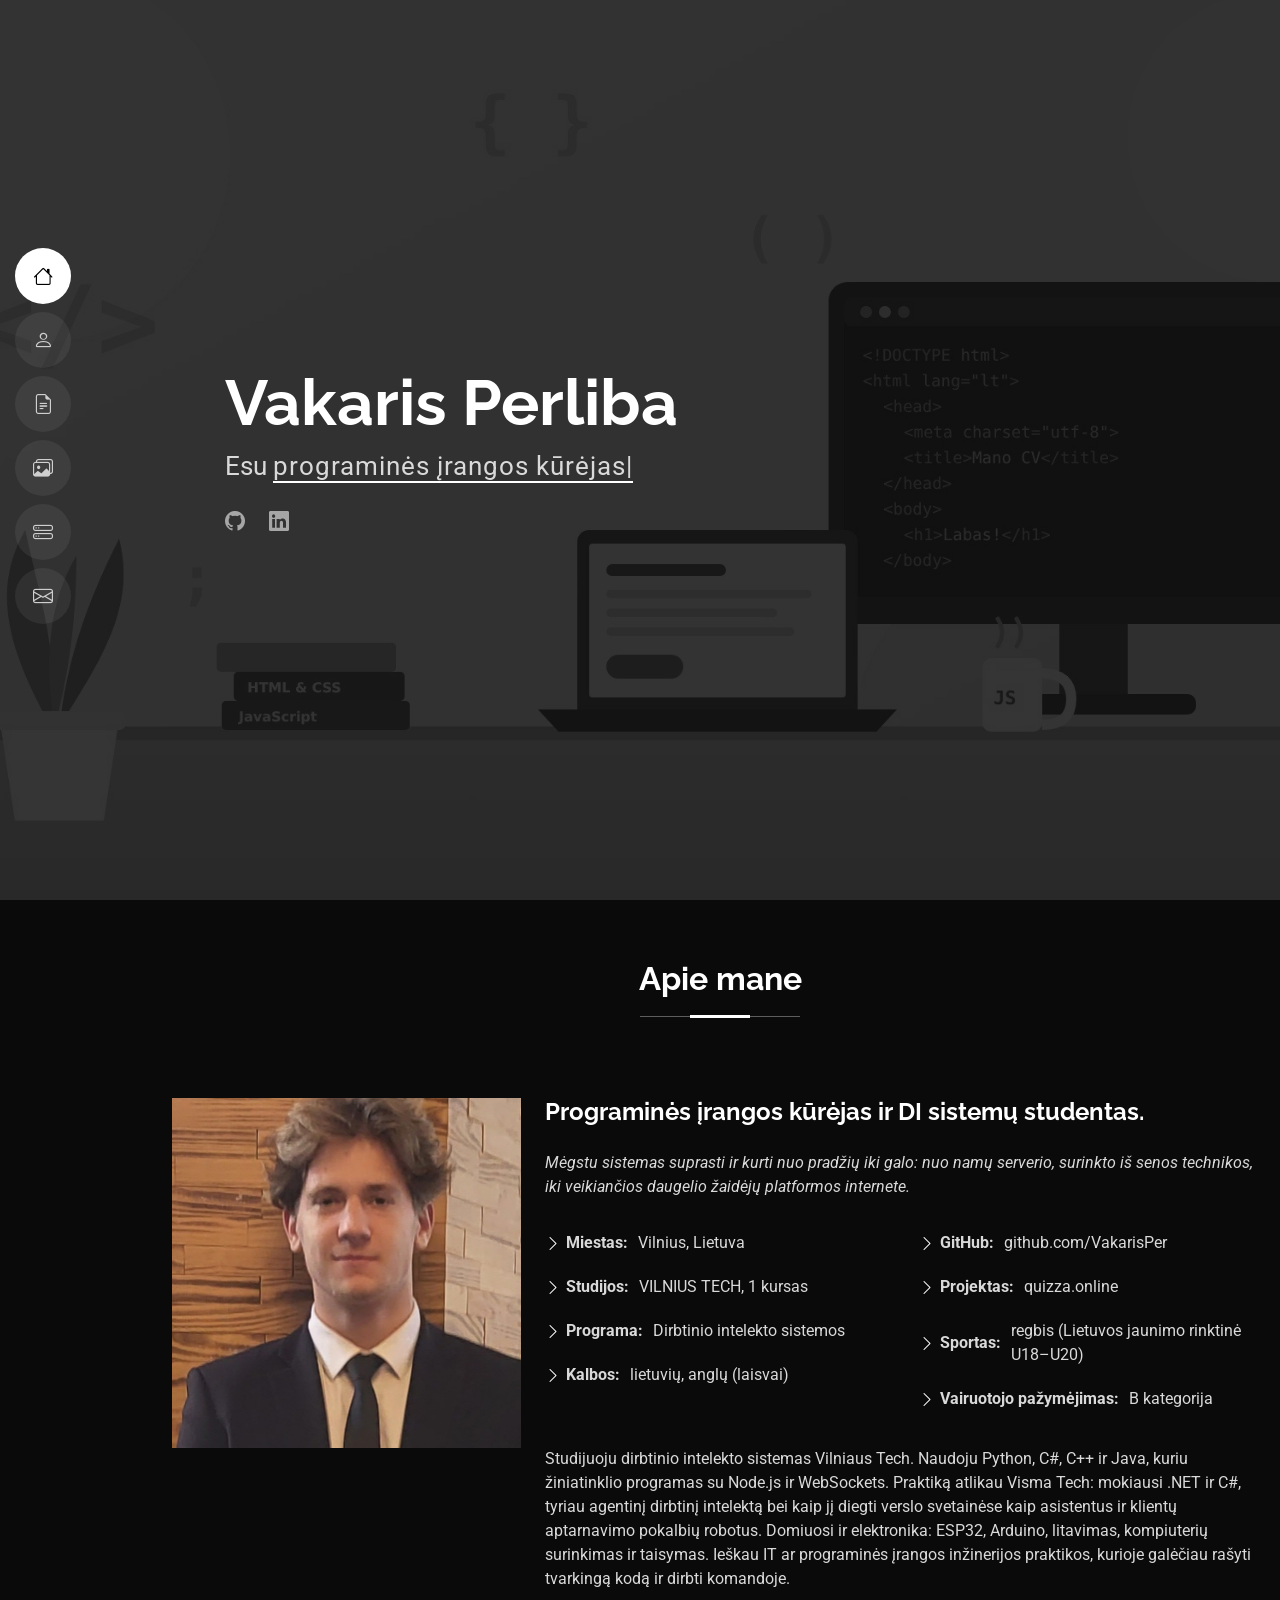
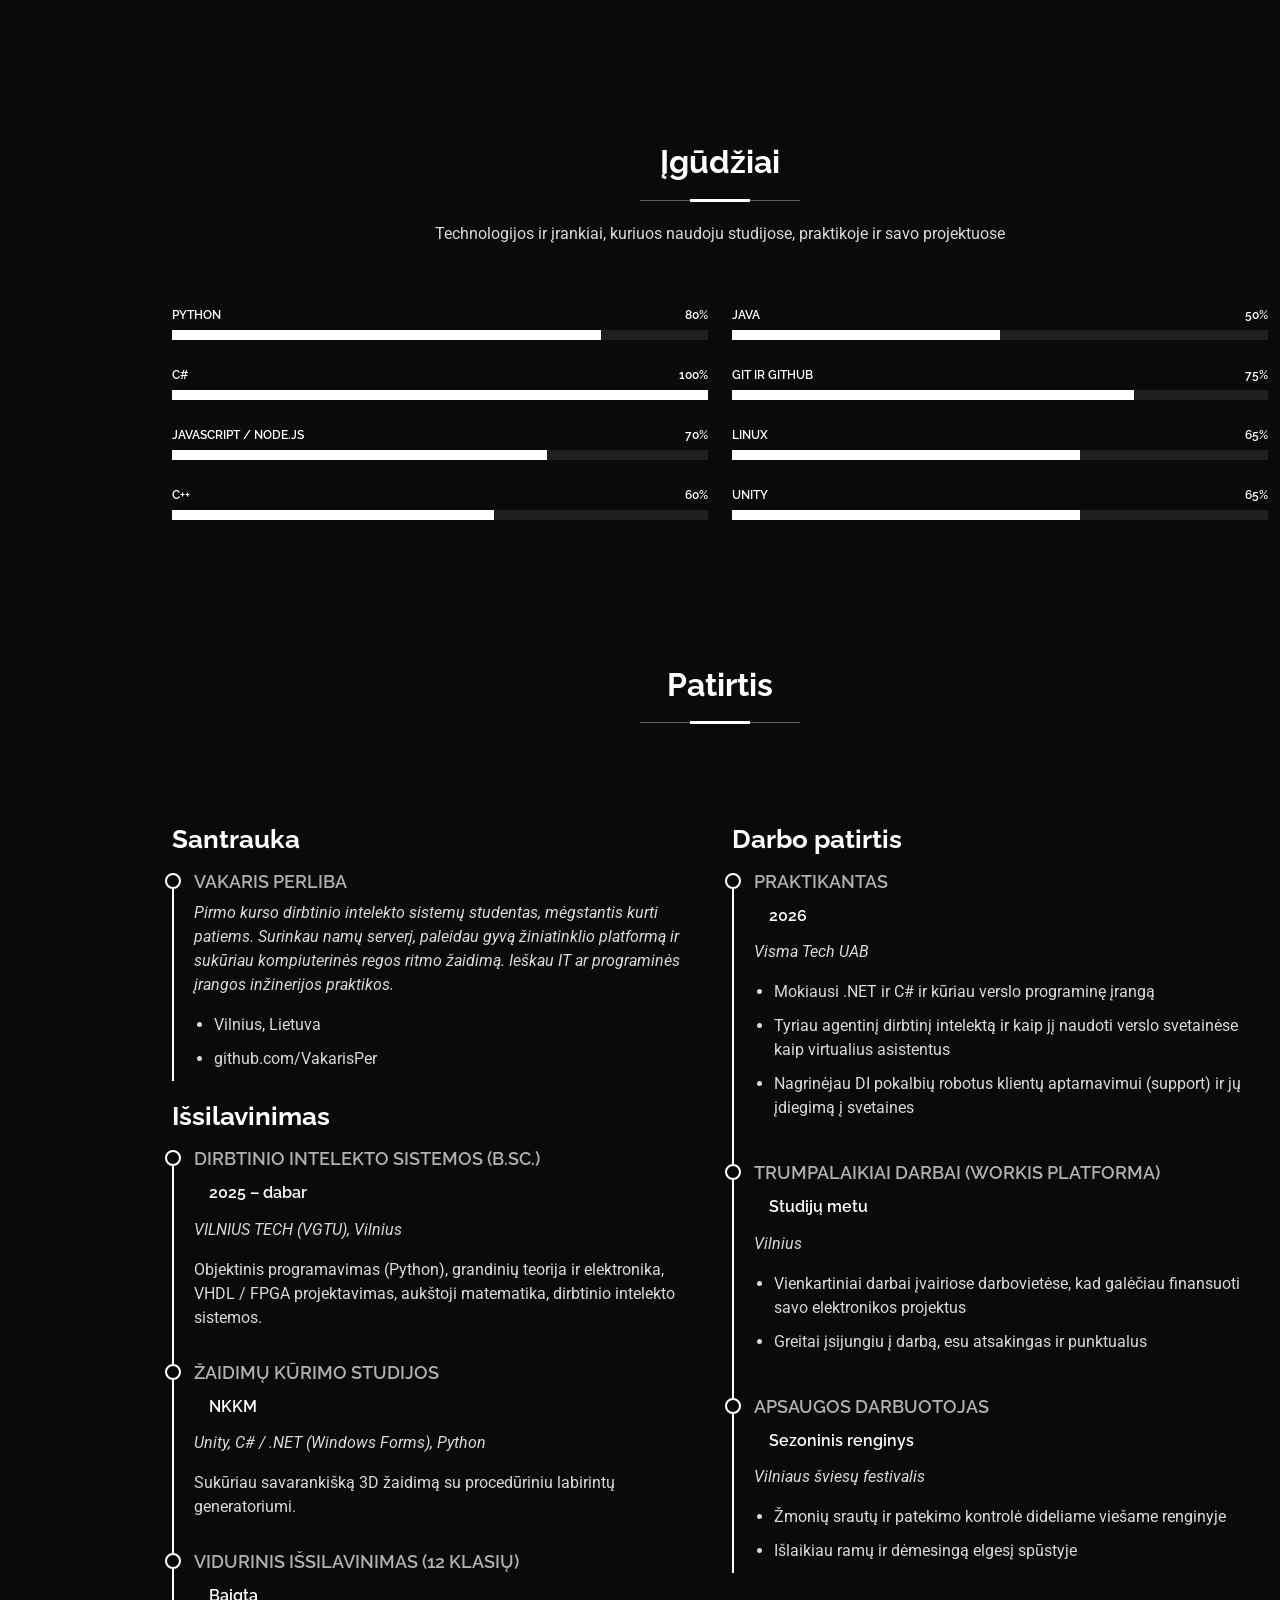
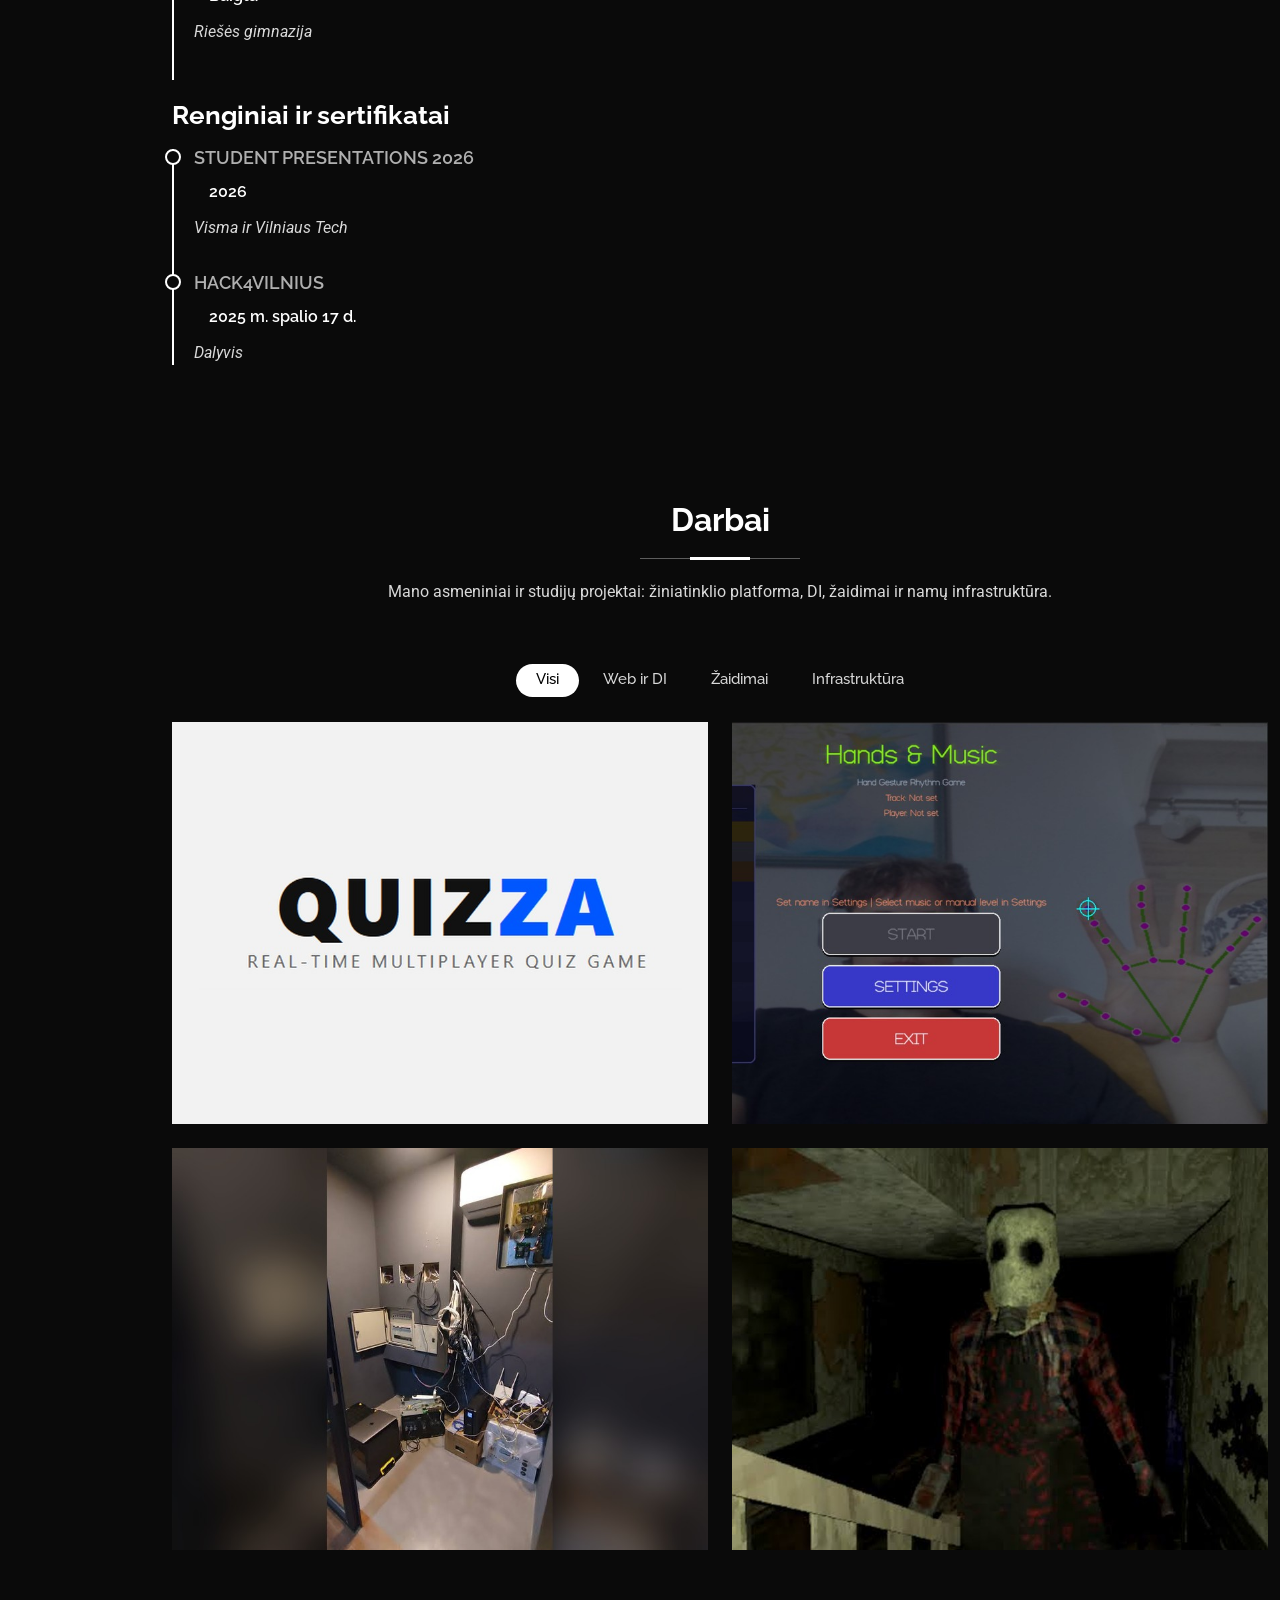
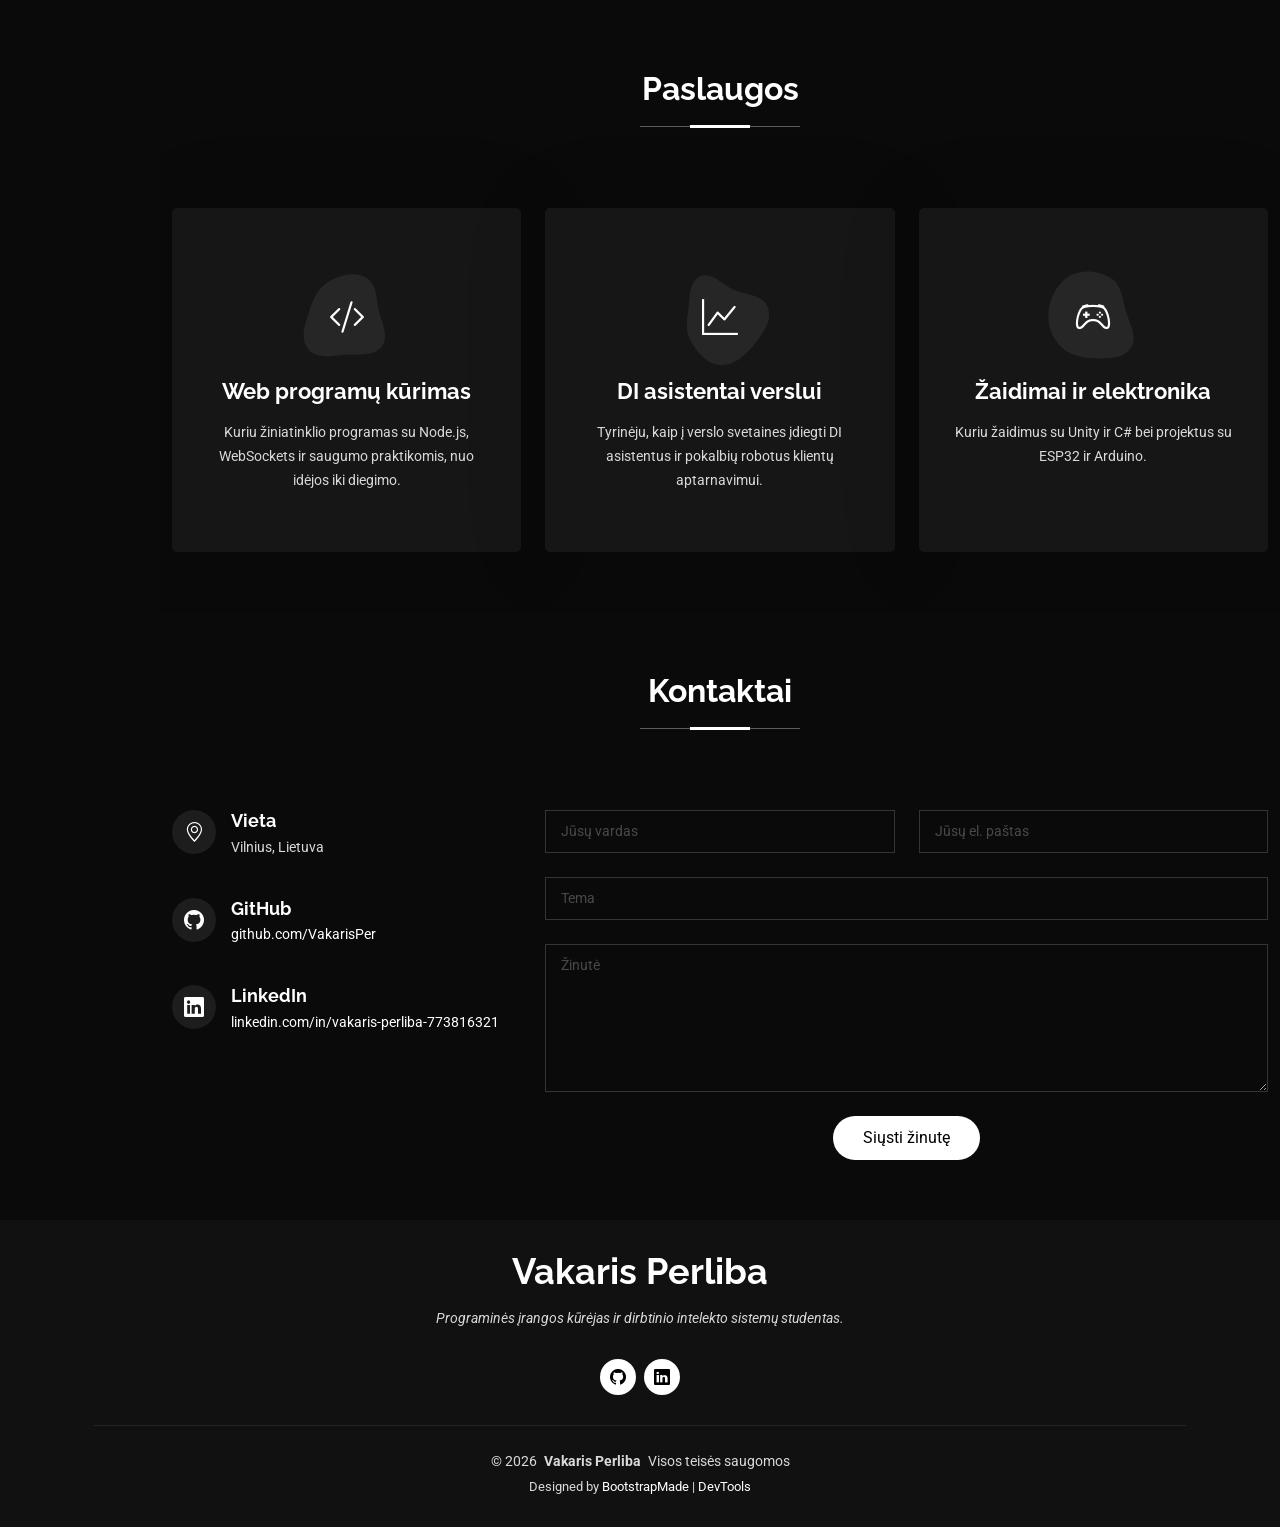
<file: LD7/index.html>
<!DOCTYPE html>
<html lang="lt">

<head>
  <meta charset="UTF-8">
  <meta content="width=device-width, initial-scale=1.0" name="viewport">
  <title>Mano CV</title>
  <meta name="author" content="Vakaris Perliba">
  <meta name="description" content="Vakaris Perliba CV puslapis">
  <meta name="keywords" content="CV, programinės įrangos kūrėjas, dirbtinis intelektas, .NET, C#, Python, Visma Tech, Vakaris Perliba">

  <!-- Favicons -->
  <link href="assets/img/favicon-kodas.png" rel="icon" type="image/png">
  <link href="assets/img/apple-touch-icon-kodas.png" rel="apple-touch-icon">

  <!-- Fonts -->
  <link href="https://fonts.googleapis.com" rel="preconnect">
  <link href="https://fonts.gstatic.com" rel="preconnect" crossorigin>
  <link href="https://fonts.googleapis.com/css2?family=Roboto:ital,wght@0,100;0,300;0,400;0,500;0,700;0,900;1,100;1,300;1,400;1,500;1,700;1,900&family=Poppins:ital,wght@0,100;0,200;0,300;0,400;0,500;0,600;0,700;0,800;0,900;1,100;1,200;1,300;1,400;1,500;1,600;1,700;1,800;1,900&family=Raleway:ital,wght@0,100;0,200;0,300;0,400;0,500;0,600;0,700;0,800;0,900;1,100;1,200;1,300;1,400;1,500;1,600;1,700;1,800;1,900&display=swap" rel="stylesheet">

  <!-- Vendor CSS Files -->
  <link href="assets/vendor/bootstrap/css/bootstrap.min.css" rel="stylesheet">
  <link href="assets/vendor/bootstrap-icons/bootstrap-icons.css" rel="stylesheet">
  <link href="assets/vendor/aos/aos.css" rel="stylesheet">
  <link href="assets/vendor/glightbox/css/glightbox.min.css" rel="stylesheet">
  <link href="assets/vendor/swiper/swiper-bundle.min.css" rel="stylesheet">

  <!-- Main CSS File -->
  <link href="assets/css/main.css" rel="stylesheet">

  <!-- =======================================================
  * Template Name: MyResume
  * Template URL: https://bootstrapmade.com/free-html-bootstrap-template-my-resume/
  * Updated: Jun 29 2024 with Bootstrap v5.3.3
  * Author: BootstrapMade.com
  * License: https://bootstrapmade.com/license/
  ======================================================== -->
</head>

<body class="index-page">

  <header id="header" class="header d-flex flex-column justify-content-center">

    <i class="header-toggle d-xl-none bi bi-list"></i>

    <nav id="navmenu" class="navmenu">
      <ul>
        <li><a href="#hero" class="active"><i class="bi bi-house navicon"></i><span>Pagrindinis</span></a></li>
        <li><a href="#about"><i class="bi bi-person navicon"></i><span>Apie</span></a></li>
        <li><a href="#resume"><i class="bi bi-file-earmark-text navicon"></i><span>Patirtis</span></a></li>
        <li><a href="#portfolio"><i class="bi bi-images navicon"></i><span>Darbai</span></a></li>
        <li><a href="#services"><i class="bi bi-hdd-stack navicon"></i><span>Paslaugos</span></a></li>
        <li><a href="#contact"><i class="bi bi-envelope navicon"></i><span>Kontaktai</span></a></li>
      </ul>
    </nav>

  </header>

  <main class="main">

    <!-- Hero Section -->
    <section id="hero" class="hero section light-background">

      <img src="assets/img/hero-programuotojas.jpg" alt="Programuotojo darbo vieta su kompiuteriu ir HTML kodu">

      <div class="container" data-aos="zoom-out">
        <div class="row justify-content-center">
          <div class="col-lg-9">
            <h2>Vakaris Perliba</h2>
            <p>Esu <span class="typed" data-typed-items="programinės įrangos kūrėjas, dirbtinio intelekto sistemų studentas, praktiką Visma Tech atlikęs studentas">programinės įrangos kūrėjas</span><span class="typed-cursor typed-cursor--blink" aria-hidden="true"></span></p>
            <div class="social-links">
              <a href="https://github.com/VakarisPer" target="_blank" title="GitHub"><i class="bi bi-github"></i></a>
              <a href="https://www.linkedin.com/in/vakaris-perliba-773816321/" target="_blank" title="LinkedIn"><i class="bi bi-linkedin"></i></a>
            </div>
          </div>
        </div>
      </div>

    </section><!-- /Hero Section -->

    <!-- About Section -->
    <section id="about" class="about section">

      <!-- Section Title -->
      <div class="container section-title" data-aos="fade-up">
        <h2>Apie mane</h2>
      </div><!-- End Section Title -->

      <div class="container" data-aos="fade-up" data-aos-delay="100">

        <div class="row gy-4 justify-content-center">
          <div class="col-lg-4">
            <img src="assets/img/vakaris.jpg" class="img-fluid" alt="Vakaris Perliba">
          </div>
          <div class="col-lg-8 content">
            <h2>Programinės įrangos kūrėjas ir DI sistemų studentas.</h2>
            <p class="fst-italic py-3">
              Mėgstu sistemas suprasti ir kurti nuo pradžių iki galo: nuo namų serverio, surinkto iš senos technikos,
              iki veikiančios daugelio žaidėjų platformos internete.
            </p>
            <div class="row">
              <div class="col-lg-6">
                <ul>
                  <li><i class="bi bi-chevron-right"></i> <strong>Miestas:</strong> <span>Vilnius, Lietuva</span></li>
                  <li><i class="bi bi-chevron-right"></i> <strong>Studijos:</strong> <span>VILNIUS TECH, 1 kursas</span></li>
                  <li><i class="bi bi-chevron-right"></i> <strong>Programa:</strong> <span>Dirbtinio intelekto sistemos</span></li>
                  <li><i class="bi bi-chevron-right"></i> <strong>Kalbos:</strong> <span>lietuvių, anglų (laisvai)</span></li>
                </ul>
              </div>
              <div class="col-lg-6">
                <ul>
                  <li><i class="bi bi-chevron-right"></i> <strong>GitHub:</strong> <span>github.com/VakarisPer</span></li>
                  <li><i class="bi bi-chevron-right"></i> <strong>Projektas:</strong> <span>quizza.online</span></li>
                  <li><i class="bi bi-chevron-right"></i> <strong>Sportas:</strong> <span>regbis (Lietuvos jaunimo rinktinė U18–U20)</span></li>
                  <li><i class="bi bi-chevron-right"></i> <strong>Vairuotojo pažymėjimas:</strong> <span>B kategorija</span></li>
                </ul>
              </div>
            </div>
            <p class="py-3">
              Studijuoju dirbtinio intelekto sistemas Vilniaus Tech. Naudoju Python, C#, C++ ir Java, kuriu žiniatinklio
              programas su Node.js ir WebSockets. Praktiką atlikau Visma Tech: mokiausi .NET ir C#, tyriau agentinį
              dirbtinį intelektą bei kaip jį diegti verslo svetainėse kaip asistentus ir klientų aptarnavimo pokalbių robotus.
              Domiuosi ir elektronika: ESP32, Arduino, litavimas, kompiuterių surinkimas ir taisymas.
              Ieškau IT ar programinės įrangos inžinerijos praktikos, kurioje galėčiau rašyti tvarkingą kodą ir dirbti komandoje.
            </p>
          </div>
        </div>

      </div>

    </section><!-- /About Section -->

    <!-- Skills Section -->
    <section id="skills" class="skills section">

      <!-- Section Title -->
      <div class="container section-title" data-aos="fade-up">
        <h2>Įgūdžiai</h2>
        <p>Technologijos ir įrankiai, kuriuos naudoju studijose, praktikoje ir savo projektuose</p>
      </div><!-- End Section Title -->

      <div class="container" data-aos="fade-up" data-aos-delay="100">

        <div class="row skills-content skills-animation">

          <div class="col-lg-6">

            <div class="progress">
              <span class="skill"><span>Python</span> <i class="val">80%</i></span>
              <div class="progress-bar-wrap">
                <div class="progress-bar" role="progressbar" aria-valuenow="80" aria-valuemin="0" aria-valuemax="100"></div>
              </div>
            </div><!-- End Skills Item -->

            <div class="progress">
              <span class="skill"><span>C#</span> <i class="val">100%</i></span>
              <div class="progress-bar-wrap">
                <div class="progress-bar" role="progressbar" aria-valuenow="100" aria-valuemin="0" aria-valuemax="100"></div>
              </div>
            </div><!-- End Skills Item -->

            <div class="progress">
              <span class="skill"><span>JavaScript / Node.js</span> <i class="val">70%</i></span>
              <div class="progress-bar-wrap">
                <div class="progress-bar" role="progressbar" aria-valuenow="70" aria-valuemin="0" aria-valuemax="100"></div>
              </div>
            </div><!-- End Skills Item -->

            <div class="progress">
              <span class="skill"><span>C++</span> <i class="val">60%</i></span>
              <div class="progress-bar-wrap">
                <div class="progress-bar" role="progressbar" aria-valuenow="60" aria-valuemin="0" aria-valuemax="100"></div>
              </div>
            </div><!-- End Skills Item -->

          </div>

          <div class="col-lg-6">

            <div class="progress">
              <span class="skill"><span>Java</span> <i class="val">50%</i></span>
              <div class="progress-bar-wrap">
                <div class="progress-bar" role="progressbar" aria-valuenow="50" aria-valuemin="0" aria-valuemax="100"></div>
              </div>
            </div><!-- End Skills Item -->

            <div class="progress">
              <span class="skill"><span>Git ir GitHub</span> <i class="val">75%</i></span>
              <div class="progress-bar-wrap">
                <div class="progress-bar" role="progressbar" aria-valuenow="75" aria-valuemin="0" aria-valuemax="100"></div>
              </div>
            </div><!-- End Skills Item -->

            <div class="progress">
              <span class="skill"><span>Linux</span> <i class="val">65%</i></span>
              <div class="progress-bar-wrap">
                <div class="progress-bar" role="progressbar" aria-valuenow="65" aria-valuemin="0" aria-valuemax="100"></div>
              </div>
            </div><!-- End Skills Item -->

            <div class="progress">
              <span class="skill"><span>Unity</span> <i class="val">65%</i></span>
              <div class="progress-bar-wrap">
                <div class="progress-bar" role="progressbar" aria-valuenow="65" aria-valuemin="0" aria-valuemax="100"></div>
              </div>
            </div><!-- End Skills Item -->

          </div>

        </div>
      </div>

    </section><!-- /Skills Section -->

    <!-- Resume Section -->
    <section id="resume" class="resume section">

      <!-- Section Title -->
      <div class="container section-title" data-aos="fade-up">
        <h2>Patirtis</h2>
      </div><!-- End Section Title -->

      <div class="container">

        <div class="row">

          <div class="col-lg-6" data-aos="fade-up" data-aos-delay="100">
            <h3 class="resume-title">Santrauka</h3>

            <div class="resume-item pb-0">
              <h4>Vakaris Perliba</h4>
              <p><em>Pirmo kurso dirbtinio intelekto sistemų studentas, mėgstantis kurti patiems. Surinkau namų serverį, paleidau gyvą žiniatinklio platformą ir sukūriau kompiuterinės regos ritmo žaidimą. Ieškau IT ar programinės įrangos inžinerijos praktikos.</em></p>
              <ul>
                <li>Vilnius, Lietuva</li>
                <li>github.com/VakarisPer</li>
              </ul>
            </div><!-- Edn Resume Item -->

            <h3 class="resume-title">Išsilavinimas</h3>
            <div class="resume-item">
              <h4>Dirbtinio intelekto sistemos (B.Sc.)</h4>
              <h5>2025 – dabar</h5>
              <p><em>VILNIUS TECH (VGTU), Vilnius</em></p>
              <p>Objektinis programavimas (Python), grandinių teorija ir elektronika, VHDL / FPGA projektavimas, aukštoji matematika, dirbtinio intelekto sistemos.</p>
            </div><!-- Edn Resume Item -->

            <div class="resume-item">
              <h4>Žaidimų kūrimo studijos</h4>
              <h5>NKKM</h5>
              <p><em>Unity, C# / .NET (Windows Forms), Python</em></p>
              <p>Sukūriau savarankišką 3D žaidimą su procedūriniu labirintų generatoriumi.</p>
            </div><!-- Edn Resume Item -->

            <div class="resume-item">
              <h4>Vidurinis išsilavinimas (12 klasių)</h4>
              <h5>Baigta</h5>
              <p><em>Riešės gimnazija</em></p>
            </div><!-- Edn Resume Item -->

            <h3 class="resume-title">Renginiai ir sertifikatai</h3>
            <div class="resume-item">
              <h4>Student Presentations 2026</h4>
              <h5>2026</h5>
              <p><em>Visma ir Vilniaus Tech</em></p>
            </div><!-- Edn Resume Item -->

            <div class="resume-item">
              <h4>Hack4Vilnius</h4>
              <h5>2025 m. spalio 17 d.</h5>
              <p><em>Dalyvis</em></p>
            </div><!-- Edn Resume Item -->

          </div>

          <div class="col-lg-6" data-aos="fade-up" data-aos-delay="200">
            <h3 class="resume-title">Darbo patirtis</h3>
            <div class="resume-item">
              <h4>Praktikantas</h4>
              <h5>2026</h5>
              <p><em>Visma Tech UAB</em></p>
              <ul>
                <li>Mokiausi .NET ir C# ir kūriau verslo programinę įrangą</li>
                <li>Tyriau agentinį dirbtinį intelektą ir kaip jį naudoti verslo svetainėse kaip virtualius asistentus</li>
                <li>Nagrinėjau DI pokalbių robotus klientų aptarnavimui (support) ir jų įdiegimą į svetaines</li>
              </ul>
            </div><!-- Edn Resume Item -->

            <div class="resume-item">
              <h4>Trumpalaikiai darbai (Workis platforma)</h4>
              <h5>Studijų metu</h5>
              <p><em>Vilnius</em></p>
              <ul>
                <li>Vienkartiniai darbai įvairiose darbovietėse, kad galėčiau finansuoti savo elektronikos projektus</li>
                <li>Greitai įsijungiu į darbą, esu atsakingas ir punktualus</li>
              </ul>
            </div><!-- Edn Resume Item -->

            <div class="resume-item">
              <h4>Apsaugos darbuotojas</h4>
              <h5>Sezoninis renginys</h5>
              <p><em>Vilniaus šviesų festivalis</em></p>
              <ul>
                <li>Žmonių srautų ir patekimo kontrolė dideliame viešame renginyje</li>
                <li>Išlaikiau ramų ir dėmesingą elgesį spūstyje</li>
              </ul>
            </div><!-- Edn Resume Item -->

          </div>

        </div>

      </div>

    </section><!-- /Resume Section -->

    <!-- Portfolio Section -->
    <section id="portfolio" class="portfolio section">

      <!-- Section Title -->
      <div class="container section-title" data-aos="fade-up">
        <h2>Darbai</h2>
        <p>Mano asmeniniai ir studijų projektai: žiniatinklio platforma, DI, žaidimai ir namų infrastruktūra.</p>
      </div><!-- End Section Title -->

      <div class="container">

        <div class="isotope-layout" data-default-filter="*" data-layout="masonry" data-sort="original-order">

          <ul class="portfolio-filters isotope-filters" data-aos="fade-up" data-aos-delay="100">
            <li data-filter="*" class="filter-active">Visi</li>
            <li data-filter=".filter-web">Web ir DI</li>
            <li data-filter=".filter-games">Žaidimai</li>
            <li data-filter=".filter-infra">Infrastruktūra</li>
          </ul><!-- End Portfolio Filters -->

          <div class="row gy-4 isotope-container" data-aos="fade-up" data-aos-delay="200">

            <div class="col-lg-6 col-md-6 portfolio-item isotope-item filter-web">
              <img src="assets/img/proj-quizza.jpg" class="img-fluid" alt="Quizza logotipas">
              <div class="portfolio-info">
                <h4>Quizza</h4>
                <p>Gyva daugelio žaidėjų viktorinų platforma su DI klausimų generavimu</p>
                <a href="assets/img/proj-quizza.jpg" title="Quizza" data-gallery="portfolio-gallery" class="glightbox preview-link"><i class="bi bi-zoom-in"></i></a>
                <a href="https://quizza.online" title="Daugiau informacijos" class="details-link" target="_blank"><i class="bi bi-link-45deg"></i></a>
              </div>
            </div><!-- End Portfolio Item -->

            <div class="col-lg-6 col-md-6 portfolio-item isotope-item filter-games filter-web">
              <img src="assets/img/proj-hands-music.jpg" class="img-fluid" alt="Hands &amp; Music žaidimas su rankų sekimu">
              <div class="portfolio-info">
                <h4>Hands &amp; Music</h4>
                <p>Ritmo žaidimas, valdomas rankų gestais (MediaPipe, OpenCV, Pygame)</p>
                <a href="assets/img/proj-hands-music.jpg" title="Hands &amp; Music" data-gallery="portfolio-gallery" class="glightbox preview-link"><i class="bi bi-zoom-in"></i></a>
                <a href="https://github.com/VakarisPer" title="Daugiau informacijos" class="details-link" target="_blank"><i class="bi bi-link-45deg"></i></a>
              </div>
            </div><!-- End Portfolio Item -->

            <div class="col-lg-6 col-md-6 portfolio-item isotope-item filter-infra">
              <img src="assets/img/proj-home-server.jpg" class="img-fluid" alt="Namų serverio spinta su tinklo įranga">
              <div class="portfolio-info">
                <h4>Namų serveris ir privatus debesis</h4>
                <p>Serveris iš senų kompiuterių, saugiai prijungtas prie interneto per Cloudflare Tunnel</p>
                <a href="assets/img/proj-home-server.jpg" title="Namų serveris ir privatus debesis" data-gallery="portfolio-gallery" class="glightbox preview-link"><i class="bi bi-zoom-in"></i></a>
                <a href="https://github.com/VakarisPer" title="Daugiau informacijos" class="details-link" target="_blank"><i class="bi bi-link-45deg"></i></a>
              </div>
            </div><!-- End Portfolio Item -->

            <div class="col-lg-6 col-md-6 portfolio-item isotope-item filter-games">
              <img src="assets/img/proj-backroom.jpg" class="img-fluid" alt="Backroom žaidimo kadras">
              <div class="portfolio-info">
                <h4>Backroom</h4>
                <p>3D siaubo žaidimas Unity su procedūriniu labirintų generatoriumi</p>
                <a href="assets/img/proj-backroom.jpg" title="Backroom" data-gallery="portfolio-gallery" class="glightbox preview-link"><i class="bi bi-zoom-in"></i></a>
                <a href="https://github.com/VakarisPer/HorrorGame" title="Daugiau informacijos" class="details-link" target="_blank"><i class="bi bi-link-45deg"></i></a>
              </div>
            </div><!-- End Portfolio Item -->

          </div><!-- End Portfolio Container -->

        </div>

      </div>

    </section><!-- /Portfolio Section -->

    <!-- Services Section -->
    <section id="services" class="services section">

      <!-- Section Title -->
      <div class="container section-title" data-aos="fade-up">
        <h2>Paslaugos</h2>
      </div><!-- End Section Title -->

      <div class="container">

        <div class="row gy-4">

          <div class="col-lg-4 col-md-6" data-aos="fade-up" data-aos-delay="100">
            <div class="service-item item-cyan position-relative">
              <div class="icon">
                <svg width="100" height="100" viewBox="0 0 600 600" xmlns="http://www.w3.org/2000/svg">
                  <path stroke="none" stroke-width="0" fill="#f5f5f5" d="M300,521.0016835830174C376.1290562159157,517.8887921683347,466.0731472004068,529.7835943286574,510.70327084640275,468.03025145048787C554.3714126377745,407.6079735673963,508.03601936045806,328.9844924480964,491.2728898941984,256.3432110539036C474.5976632858925,184.082847569629,479.9380746630129,96.60480741107993,416.23090153303,58.64404602377083C348.86323505073057,18.502131276798302,261.93793281208167,40.57373210992963,193.5410806939664,78.93577620505333C130.42746243093433,114.334589627462,98.30271207620316,179.96522072025542,76.75703585869454,249.04625023123273C51.97151888228291,328.5150500222984,13.704378332031375,421.85034740162234,66.52175969318436,486.19268352777647C119.04800174914682,550.1803526380478,217.28368757567262,524.383925680826,300,521.0016835830174"></path>
                </svg>
                <i class="bi bi-code-slash"></i>
              </div>
              <a href="#" class="stretched-link">
                <h3>Web programų kūrimas</h3>
              </a>
              <p>Kuriu žiniatinklio programas su Node.js, WebSockets ir saugumo praktikomis, nuo idėjos iki diegimo.</p>
            </div>
          </div><!-- End Service Item -->

          <div class="col-lg-4 col-md-6" data-aos="fade-up" data-aos-delay="200">
            <div class="service-item item-orange position-relative">
              <div class="icon">
                <svg width="100" height="100" viewBox="0 0 600 600" xmlns="http://www.w3.org/2000/svg">
                  <path stroke="none" stroke-width="0" fill="#f5f5f5" d="M300,582.0697525312426C382.5290701553225,586.8405444964366,449.9789794690241,525.3245884688669,502.5850820975895,461.55621195738473C556.606425686781,396.0723002908107,615.8543463187945,314.28637112970534,586.6730223649479,234.56875336149918C558.9533121215079,158.8439757836574,454.9685369536778,164.00468322053177,381.49747125262974,130.76875717737553C312.15926192815925,99.40240125094834,248.97055460311594,18.661163978235184,179.8680185752513,50.54337015887873C110.5421016452524,82.52863877960104,119.82277516462835,180.83849132639028,109.12597500060166,256.43424936330496C100.08760227029461,320.3096726198365,92.17705696193138,384.0621239912766,124.79988738764834,439.7174275375508C164.83382741302287,508.01625554203684,220.96474134820875,577.5009287672846,300,582.0697525312426"></path>
                </svg>
                <i class="bi bi-graph-up"></i>
              </div>
              <a href="#" class="stretched-link">
                <h3>DI asistentai verslui</h3>
              </a>
              <p>Tyrinėju, kaip į verslo svetaines įdiegti DI asistentus ir pokalbių robotus klientų aptarnavimui.</p>
            </div>
          </div><!-- End Service Item -->

          <div class="col-lg-4 col-md-6" data-aos="fade-up" data-aos-delay="300">
            <div class="service-item item-teal position-relative">
              <div class="icon">
                <svg width="100" height="100" viewBox="0 0 600 600" xmlns="http://www.w3.org/2000/svg">
                  <path stroke="none" stroke-width="0" fill="#f5f5f5" d="M300,541.5067337569781C382.14930387511276,545.0595476570109,479.8736841581634,548.3450877840088,526.4010558755058,480.5488172755941C571.5218469581645,414.80211281144784,517.5187510058486,332.0715597781072,496.52539010469104,255.14436215662573C477.37192572678356,184.95920475031193,473.57363656557914,105.61284051026155,413.0603344069578,65.22779650032875C343.27470386102294,18.654635553484475,251.2091493199835,5.337323636656869,175.0934190732945,40.62881213300186C97.87086631185822,76.43348514350839,51.98124368387456,156.15599469081315,36.44837278890362,239.84606092416172C21.716077023791087,319.22268207091537,43.775223500013084,401.1760424656574,96.891909868211,461.97329694683043C147.22146801428983,519.5804099606455,223.5754009179313,538.201503339737,300,541.5067337569781"></path>
                </svg>
                <i class="bi bi-controller"></i>
              </div>
              <a href="#" class="stretched-link">
                <h3>Žaidimai ir elektronika</h3>
              </a>
              <p>Kuriu žaidimus su Unity ir C# bei projektus su ESP32 ir Arduino.</p>
            </div>
          </div><!-- End Service Item -->

        </div>

      </div>

    </section><!-- /Services Section -->

    <!-- Contact Section -->
    <section id="contact" class="contact section">

      <!-- Section Title -->
      <div class="container section-title" data-aos="fade-up">
        <h2>Kontaktai</h2>
      </div><!-- End Section Title -->

      <div class="container" data-aos="fade" data-aos-delay="100">

        <div class="row gy-4">

          <div class="col-lg-4">
            <div class="info-item d-flex" data-aos="fade-up" data-aos-delay="200">
              <i class="bi bi-geo-alt flex-shrink-0"></i>
              <div>
                <h3>Vieta</h3>
                <p>Vilnius, Lietuva</p>
              </div>
            </div><!-- End Info Item -->

            <div class="info-item d-flex" data-aos="fade-up" data-aos-delay="300">
              <i class="bi bi-github flex-shrink-0"></i>
              <div>
                <h3>GitHub</h3>
                <p><a href="https://github.com/VakarisPer" target="_blank">github.com/VakarisPer</a></p>
              </div>
            </div><!-- End Info Item -->

            <div class="info-item d-flex" data-aos="fade-up" data-aos-delay="400">
              <i class="bi bi-linkedin flex-shrink-0"></i>
              <div>
                <h3>LinkedIn</h3>
                <p><a href="https://www.linkedin.com/in/vakaris-perliba-773816321/" target="_blank">linkedin.com/in/vakaris-perliba-773816321</a></p>
              </div>
            </div><!-- End Info Item -->

          </div>

          <div class="col-lg-8">
            <form action="forms/contact.php" method="post" class="php-email-form" data-aos="fade-up" data-aos-delay="200">
              <div class="row gy-4">

                <div class="col-md-6">
                  <input type="text" name="name" class="form-control" placeholder="Jūsų vardas" required="">
                </div>

                <div class="col-md-6 ">
                  <input type="email" class="form-control" name="email" placeholder="Jūsų el. paštas" required="">
                </div>

                <div class="col-md-12">
                  <input type="text" class="form-control" name="subject" placeholder="Tema" required="">
                </div>

                <div class="col-md-12">
                  <textarea class="form-control" name="message" rows="6" placeholder="Žinutė" required=""></textarea>
                </div>

                <div class="col-md-12 text-center">
                  <div class="loading">Siunčiama</div>
                  <div class="error-message"></div>
                  <div class="sent-message">Žinutė išsiųsta. Ačiū!</div>

                  <button type="submit">Siųsti žinutę</button>
                </div>

              </div>
            </form>
          </div><!-- End Contact Form -->

        </div>

      </div>

    </section><!-- /Contact Section -->

  </main>

  <footer id="footer" class="footer position-relative light-background">
    <div class="container">
      <h3 class="sitename">Vakaris Perliba</h3>
      <p>Programinės įrangos kūrėjas ir dirbtinio intelekto sistemų studentas.</p>
      <div class="social-links d-flex justify-content-center">
        <a href="https://github.com/VakarisPer" target="_blank" title="GitHub"><i class="bi bi-github"></i></a>
        <a href="https://www.linkedin.com/in/vakaris-perliba-773816321/" target="_blank" title="LinkedIn"><i class="bi bi-linkedin"></i></a>
      </div>
      <div class="container">
        <div class="copyright">
          <span>&copy; 2026</span> <strong class="px-1 sitename">Vakaris Perliba</strong> <span>Visos teisės saugomos</span>
        </div>
        <div class="credits">
          <!-- All the links in the footer should remain intact. -->
          <!-- You can delete the links only if you've purchased the pro version. -->
          <!-- Licensing information: https://bootstrapmade.com/license/ -->
          <!-- Purchase the pro version with working PHP/AJAX contact form: [buy-url] -->
          Designed by <a href="https://bootstrapmade.com/">BootstrapMade</a> | <a href="https://bootstrapmade.com/tools/">DevTools</a>
        </div>
      </div>
    </div>
  </footer>

  <!-- Scroll Top -->
  <a href="#" id="scroll-top" class="scroll-top d-flex align-items-center justify-content-center"><i class="bi bi-arrow-up-short"></i></a>

  <!-- Preloader -->
  <div id="preloader"></div>

  <!-- Vendor JS Files -->
  <script src="assets/vendor/bootstrap/js/bootstrap.bundle.min.js"></script>
  <script src="assets/vendor/php-email-form/validate.js"></script>
  <script src="assets/vendor/aos/aos.js"></script>
  <script src="assets/vendor/typed.js/typed.umd.js"></script>
  <script src="assets/vendor/purecounter/purecounter_vanilla.js"></script>
  <script src="assets/vendor/waypoints/noframework.waypoints.js"></script>
  <script src="assets/vendor/glightbox/js/glightbox.min.js"></script>
  <script src="assets/vendor/imagesloaded/imagesloaded.pkgd.min.js"></script>
  <script src="assets/vendor/isotope-layout/isotope.pkgd.min.js"></script>
  <script src="assets/vendor/swiper/swiper-bundle.min.js"></script>

  <!-- Main JS File -->
  <script src="assets/js/main.js"></script>

</body>

</html>
</file>
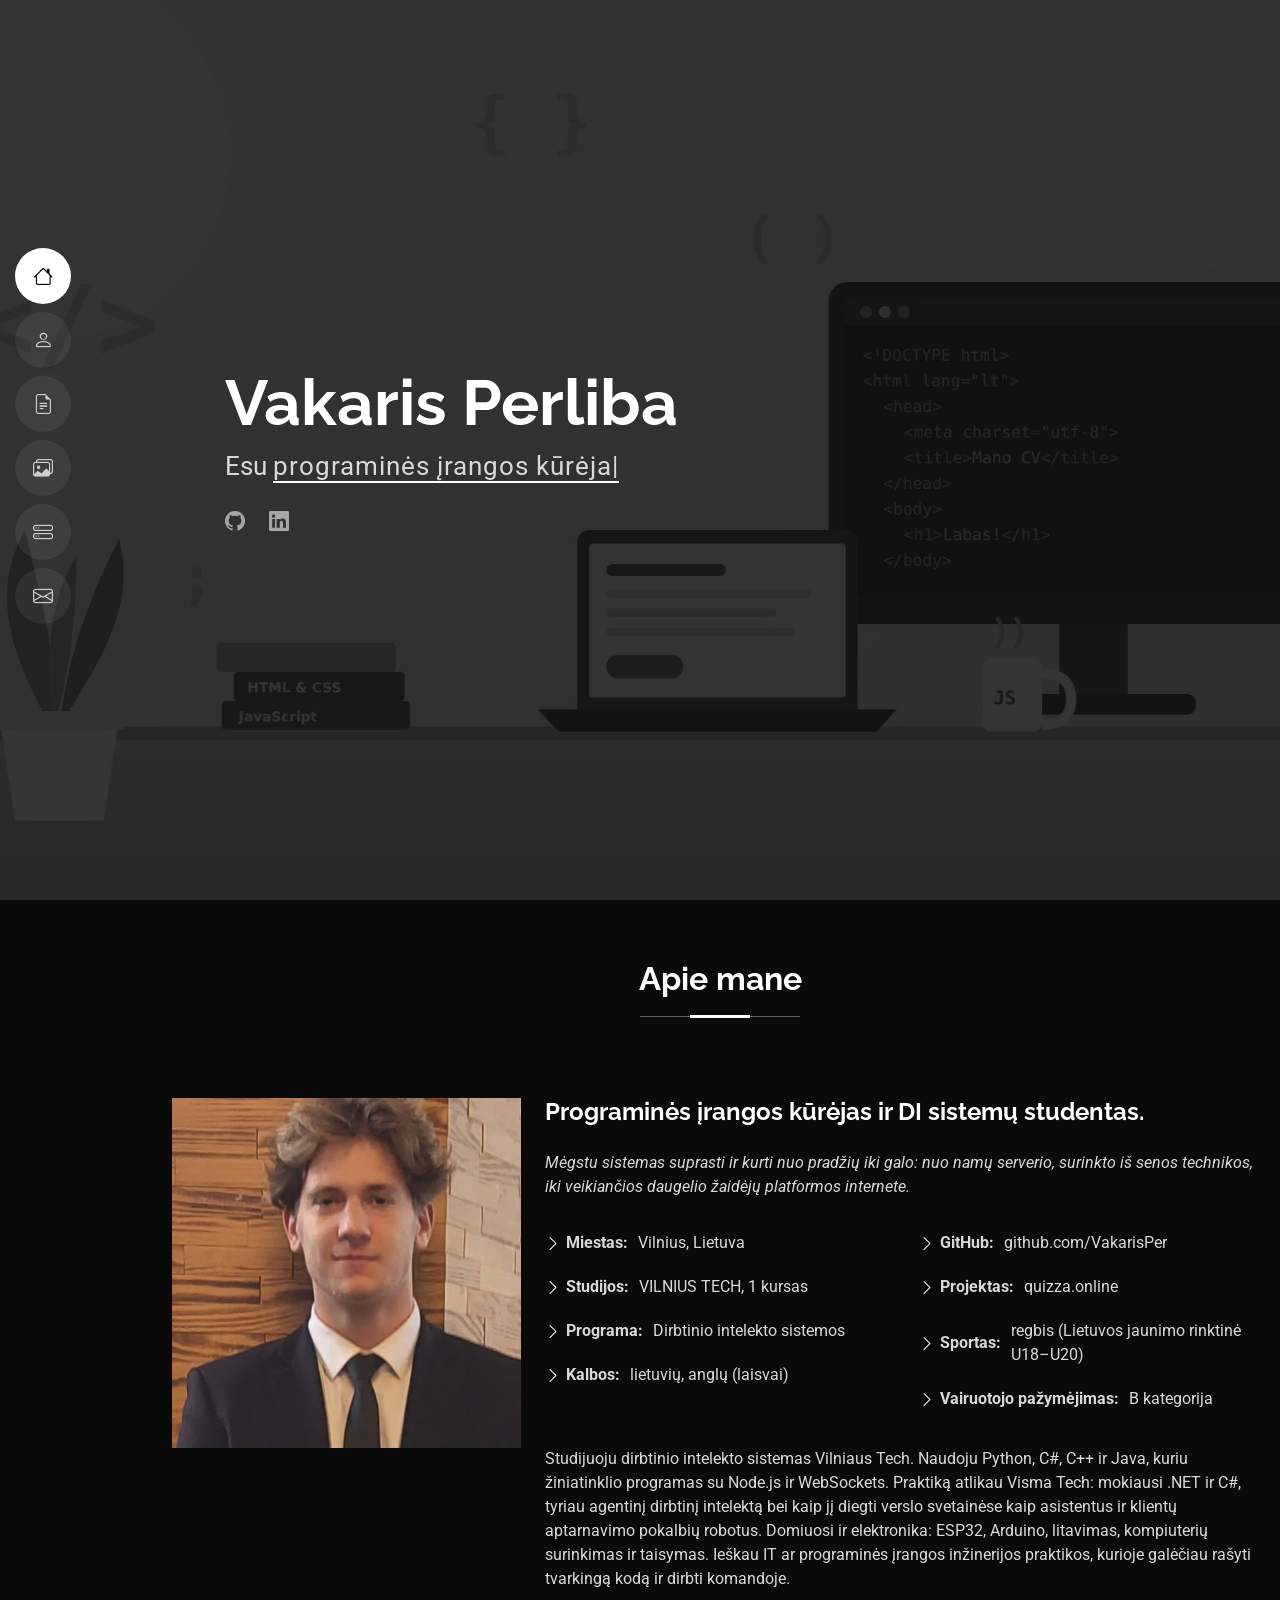
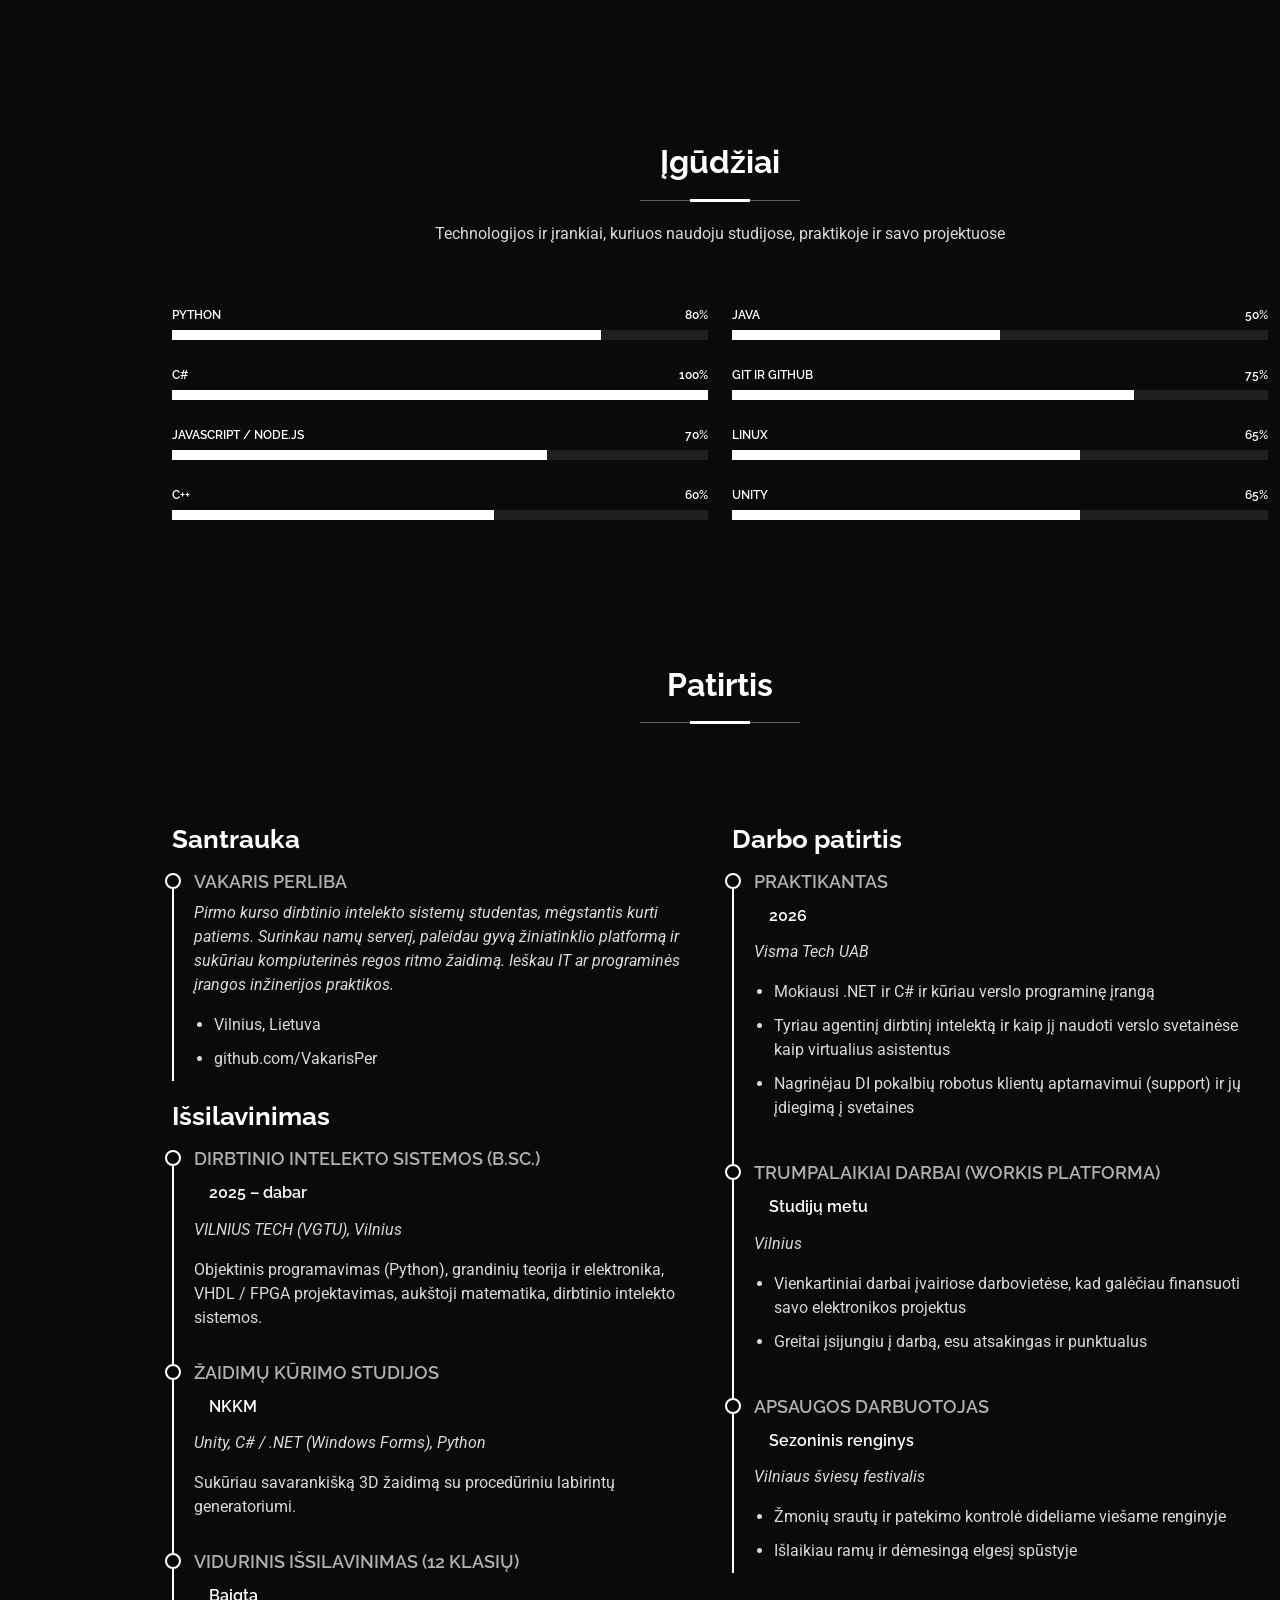
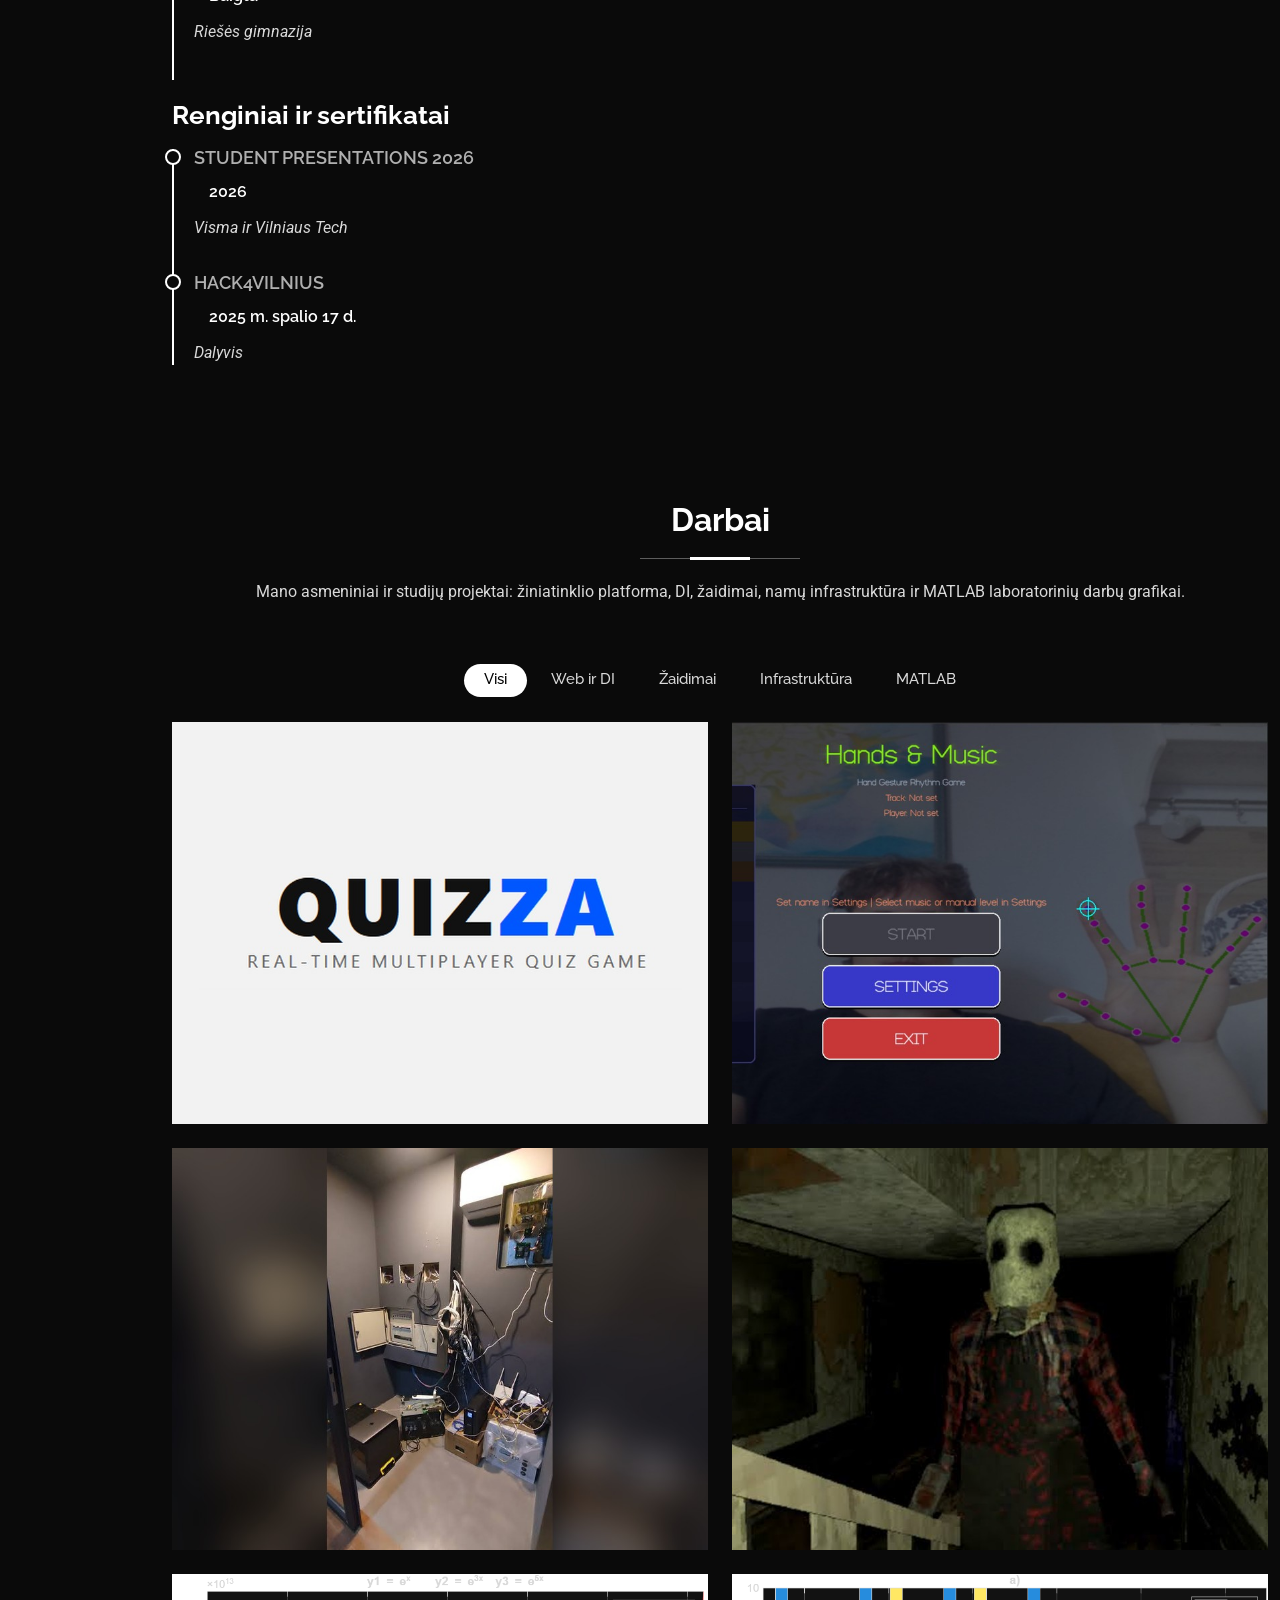
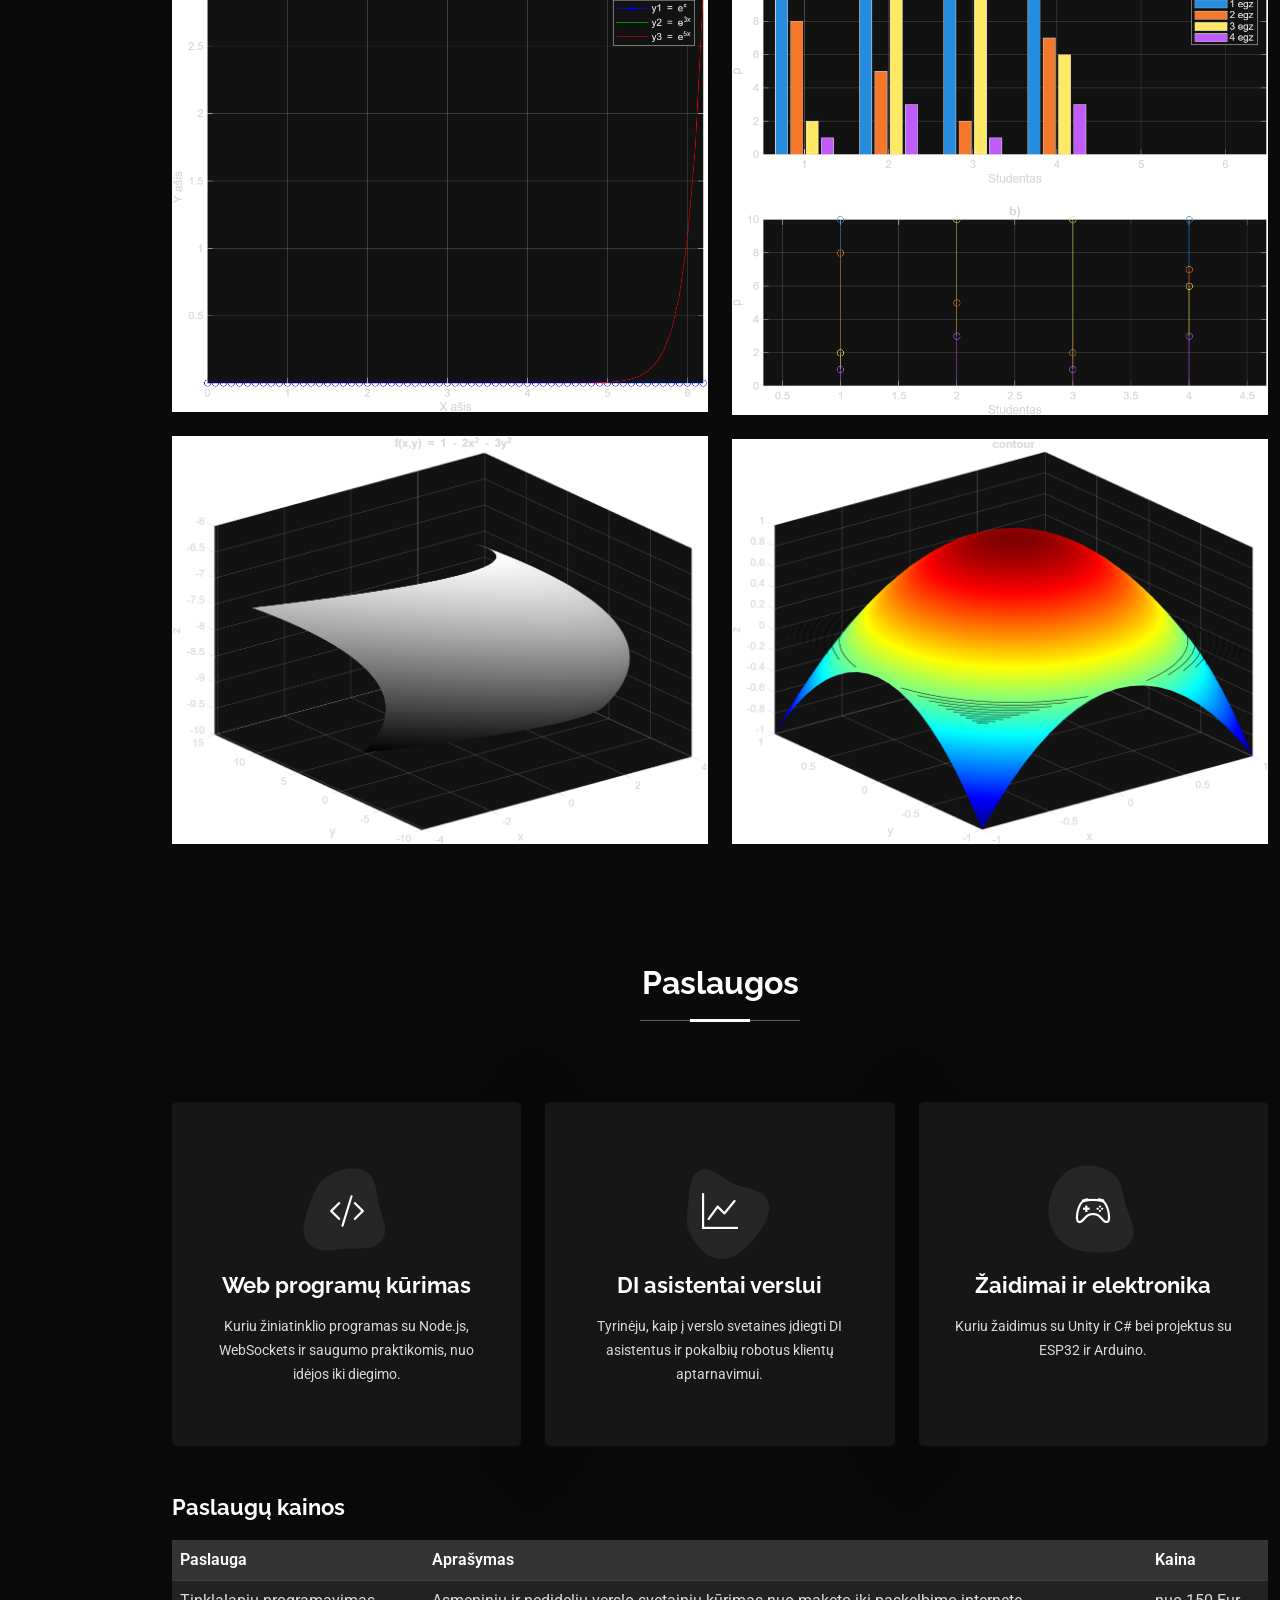
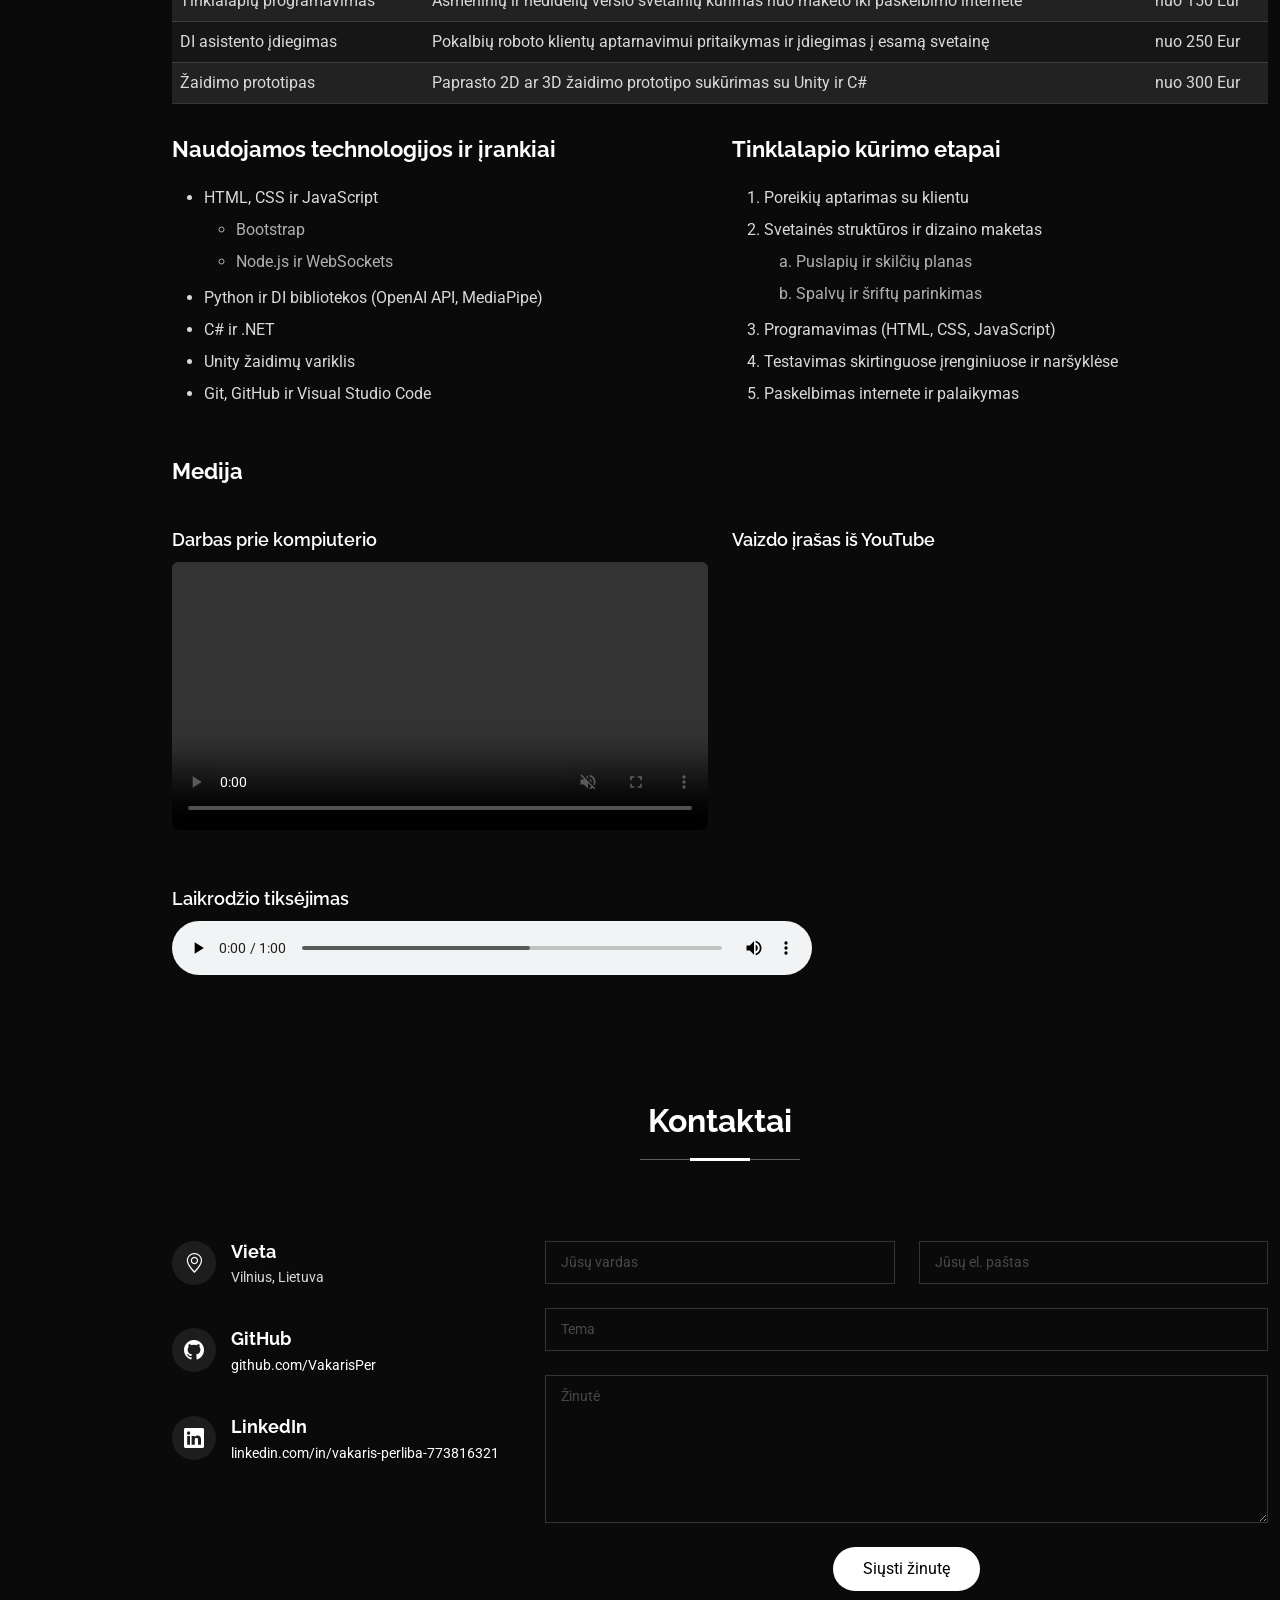
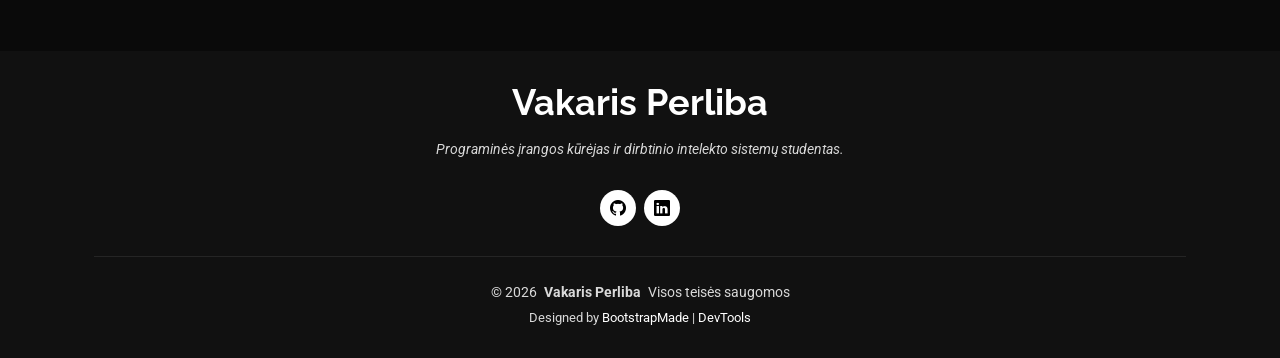
<file: LD8/index.html>
<!DOCTYPE html>
<html lang="lt">

<head>
  <meta charset="UTF-8">
  <meta content="width=device-width, initial-scale=1.0" name="viewport">
  <title>Mano CV</title>
  <meta name="author" content="Vakaris Perliba">
  <meta name="description" content="Vakaris Perliba CV puslapis">
  <meta name="keywords" content="CV, programinės įrangos kūrėjas, dirbtinis intelektas, .NET, C#, Python, Visma Tech, Vakaris Perliba">

  <!-- Favicons -->
  <link href="assets/img/favicon-kodas.png" rel="icon" type="image/png">
  <link href="assets/img/apple-touch-icon-kodas.png" rel="apple-touch-icon">

  <!-- Fonts -->
  <link href="https://fonts.googleapis.com" rel="preconnect">
  <link href="https://fonts.gstatic.com" rel="preconnect" crossorigin>
  <link href="https://fonts.googleapis.com/css2?family=Roboto:ital,wght@0,100;0,300;0,400;0,500;0,700;0,900;1,100;1,300;1,400;1,500;1,700;1,900&family=Poppins:ital,wght@0,100;0,200;0,300;0,400;0,500;0,600;0,700;0,800;0,900;1,100;1,200;1,300;1,400;1,500;1,600;1,700;1,800;1,900&family=Raleway:ital,wght@0,100;0,200;0,300;0,400;0,500;0,600;0,700;0,800;0,900;1,100;1,200;1,300;1,400;1,500;1,600;1,700;1,800;1,900&display=swap" rel="stylesheet">

  <!-- Vendor CSS Files -->
  <link href="assets/vendor/bootstrap/css/bootstrap.min.css" rel="stylesheet">
  <link href="assets/vendor/bootstrap-icons/bootstrap-icons.css" rel="stylesheet">
  <link href="assets/vendor/aos/aos.css" rel="stylesheet">
  <link href="assets/vendor/glightbox/css/glightbox.min.css" rel="stylesheet">
  <link href="assets/vendor/swiper/swiper-bundle.min.css" rel="stylesheet">

  <!-- Main CSS File -->
  <link href="assets/css/main.css" rel="stylesheet">

  <!-- =======================================================
  * Template Name: MyResume
  * Template URL: https://bootstrapmade.com/free-html-bootstrap-template-my-resume/
  * Updated: Jun 29 2024 with Bootstrap v5.3.3
  * Author: BootstrapMade.com
  * License: https://bootstrapmade.com/license/
  ======================================================== -->
</head>

<body class="index-page">

  <header id="header" class="header d-flex flex-column justify-content-center">

    <i class="header-toggle d-xl-none bi bi-list"></i>

    <nav id="navmenu" class="navmenu">
      <ul>
        <li><a href="#hero" class="active"><i class="bi bi-house navicon"></i><span>Pagrindinis</span></a></li>
        <li><a href="#about"><i class="bi bi-person navicon"></i><span>Apie</span></a></li>
        <li><a href="#resume"><i class="bi bi-file-earmark-text navicon"></i><span>Patirtis</span></a></li>
        <li><a href="#portfolio"><i class="bi bi-images navicon"></i><span>Darbai</span></a></li>
        <li><a href="#services"><i class="bi bi-hdd-stack navicon"></i><span>Paslaugos</span></a></li>
        <li><a href="#contact"><i class="bi bi-envelope navicon"></i><span>Kontaktai</span></a></li>
      </ul>
    </nav>

  </header>

  <main class="main">

    <!-- Hero Section -->
    <section id="hero" class="hero section light-background">

      <img src="assets/img/hero-programuotojas.jpg" width="1920" height="1053" alt="Programuotojo darbo vieta su kompiuteriu ir HTML kodu">

      <div class="container" data-aos="zoom-out">
        <div class="row justify-content-center">
          <div class="col-lg-9">
            <h2>Vakaris Perliba</h2>
            <p>Esu <span class="typed" data-typed-items="programinės įrangos kūrėjas, dirbtinio intelekto sistemų studentas, praktiką Visma Tech atlikęs studentas">programinės įrangos kūrėjas</span><span class="typed-cursor typed-cursor--blink" aria-hidden="true"></span></p>
            <div class="social-links">
              <a href="https://github.com/VakarisPer" target="_blank" title="GitHub"><i class="bi bi-github"></i></a>
              <a href="https://www.linkedin.com/in/vakaris-perliba-773816321/" target="_blank" title="LinkedIn"><i class="bi bi-linkedin"></i></a>
            </div>
          </div>
        </div>
      </div>

    </section><!-- /Hero Section -->

    <!-- About Section -->
    <section id="about" class="about section">

      <!-- Section Title -->
      <div class="container section-title" data-aos="fade-up">
        <h2>Apie mane</h2>
      </div><!-- End Section Title -->

      <div class="container" data-aos="fade-up" data-aos-delay="100">

        <div class="row gy-4 justify-content-center">
          <div class="col-lg-4">
            <img src="assets/img/vakaris.jpg" class="img-fluid" width="700" height="700" alt="Vakaris Perlibos portretinė nuotrauka">
          </div>
          <div class="col-lg-8 content">
            <h2>Programinės įrangos kūrėjas ir DI sistemų studentas.</h2>
            <p class="fst-italic py-3">
              Mėgstu sistemas suprasti ir kurti nuo pradžių iki galo: nuo namų serverio, surinkto iš senos technikos,
              iki veikiančios daugelio žaidėjų platformos internete.
            </p>
            <div class="row">
              <div class="col-lg-6">
                <ul>
                  <li><i class="bi bi-chevron-right"></i> <strong>Miestas:</strong> <span>Vilnius, Lietuva</span></li>
                  <li><i class="bi bi-chevron-right"></i> <strong>Studijos:</strong> <span>VILNIUS TECH, 1 kursas</span></li>
                  <li><i class="bi bi-chevron-right"></i> <strong>Programa:</strong> <span>Dirbtinio intelekto sistemos</span></li>
                  <li><i class="bi bi-chevron-right"></i> <strong>Kalbos:</strong> <span>lietuvių, anglų (laisvai)</span></li>
                </ul>
              </div>
              <div class="col-lg-6">
                <ul>
                  <li><i class="bi bi-chevron-right"></i> <strong>GitHub:</strong> <span>github.com/VakarisPer</span></li>
                  <li><i class="bi bi-chevron-right"></i> <strong>Projektas:</strong> <span>quizza.online</span></li>
                  <li><i class="bi bi-chevron-right"></i> <strong>Sportas:</strong> <span>regbis (Lietuvos jaunimo rinktinė U18–U20)</span></li>
                  <li><i class="bi bi-chevron-right"></i> <strong>Vairuotojo pažymėjimas:</strong> <span>B kategorija</span></li>
                </ul>
              </div>
            </div>
            <p class="py-3">
              Studijuoju dirbtinio intelekto sistemas Vilniaus Tech. Naudoju Python, C#, C++ ir Java, kuriu žiniatinklio
              programas su Node.js ir WebSockets. Praktiką atlikau Visma Tech: mokiausi .NET ir C#, tyriau agentinį
              dirbtinį intelektą bei kaip jį diegti verslo svetainėse kaip asistentus ir klientų aptarnavimo pokalbių robotus.
              Domiuosi ir elektronika: ESP32, Arduino, litavimas, kompiuterių surinkimas ir taisymas.
              Ieškau IT ar programinės įrangos inžinerijos praktikos, kurioje galėčiau rašyti tvarkingą kodą ir dirbti komandoje.
            </p>
          </div>
        </div>

      </div>

    </section><!-- /About Section -->

    <!-- Skills Section -->
    <section id="skills" class="skills section">

      <!-- Section Title -->
      <div class="container section-title" data-aos="fade-up">
        <h2>Įgūdžiai</h2>
        <p>Technologijos ir įrankiai, kuriuos naudoju studijose, praktikoje ir savo projektuose</p>
      </div><!-- End Section Title -->

      <div class="container" data-aos="fade-up" data-aos-delay="100">

        <div class="row skills-content skills-animation">

          <div class="col-lg-6">

            <div class="progress">
              <span class="skill"><span>Python</span> <i class="val">80%</i></span>
              <div class="progress-bar-wrap">
                <div class="progress-bar" role="progressbar" aria-valuenow="80" aria-valuemin="0" aria-valuemax="100"></div>
              </div>
            </div><!-- End Skills Item -->

            <div class="progress">
              <span class="skill"><span>C#</span> <i class="val">100%</i></span>
              <div class="progress-bar-wrap">
                <div class="progress-bar" role="progressbar" aria-valuenow="100" aria-valuemin="0" aria-valuemax="100"></div>
              </div>
            </div><!-- End Skills Item -->

            <div class="progress">
              <span class="skill"><span>JavaScript / Node.js</span> <i class="val">70%</i></span>
              <div class="progress-bar-wrap">
                <div class="progress-bar" role="progressbar" aria-valuenow="70" aria-valuemin="0" aria-valuemax="100"></div>
              </div>
            </div><!-- End Skills Item -->

            <div class="progress">
              <span class="skill"><span>C++</span> <i class="val">60%</i></span>
              <div class="progress-bar-wrap">
                <div class="progress-bar" role="progressbar" aria-valuenow="60" aria-valuemin="0" aria-valuemax="100"></div>
              </div>
            </div><!-- End Skills Item -->

          </div>

          <div class="col-lg-6">

            <div class="progress">
              <span class="skill"><span>Java</span> <i class="val">50%</i></span>
              <div class="progress-bar-wrap">
                <div class="progress-bar" role="progressbar" aria-valuenow="50" aria-valuemin="0" aria-valuemax="100"></div>
              </div>
            </div><!-- End Skills Item -->

            <div class="progress">
              <span class="skill"><span>Git ir GitHub</span> <i class="val">75%</i></span>
              <div class="progress-bar-wrap">
                <div class="progress-bar" role="progressbar" aria-valuenow="75" aria-valuemin="0" aria-valuemax="100"></div>
              </div>
            </div><!-- End Skills Item -->

            <div class="progress">
              <span class="skill"><span>Linux</span> <i class="val">65%</i></span>
              <div class="progress-bar-wrap">
                <div class="progress-bar" role="progressbar" aria-valuenow="65" aria-valuemin="0" aria-valuemax="100"></div>
              </div>
            </div><!-- End Skills Item -->

            <div class="progress">
              <span class="skill"><span>Unity</span> <i class="val">65%</i></span>
              <div class="progress-bar-wrap">
                <div class="progress-bar" role="progressbar" aria-valuenow="65" aria-valuemin="0" aria-valuemax="100"></div>
              </div>
            </div><!-- End Skills Item -->

          </div>

        </div>
      </div>

    </section><!-- /Skills Section -->

    <!-- Resume Section -->
    <section id="resume" class="resume section">

      <!-- Section Title -->
      <div class="container section-title" data-aos="fade-up">
        <h2>Patirtis</h2>
      </div><!-- End Section Title -->

      <div class="container">

        <div class="row">

          <div class="col-lg-6" data-aos="fade-up" data-aos-delay="100">
            <h3 class="resume-title">Santrauka</h3>

            <div class="resume-item pb-0">
              <h4>Vakaris Perliba</h4>
              <p><em>Pirmo kurso dirbtinio intelekto sistemų studentas, mėgstantis kurti patiems. Surinkau namų serverį, paleidau gyvą žiniatinklio platformą ir sukūriau kompiuterinės regos ritmo žaidimą. Ieškau IT ar programinės įrangos inžinerijos praktikos.</em></p>
              <ul>
                <li>Vilnius, Lietuva</li>
                <li>github.com/VakarisPer</li>
              </ul>
            </div><!-- Edn Resume Item -->

            <h3 class="resume-title">Išsilavinimas</h3>
            <div class="resume-item">
              <h4>Dirbtinio intelekto sistemos (B.Sc.)</h4>
              <h5>2025 – dabar</h5>
              <p><em>VILNIUS TECH (VGTU), Vilnius</em></p>
              <p>Objektinis programavimas (Python), grandinių teorija ir elektronika, VHDL / FPGA projektavimas, aukštoji matematika, dirbtinio intelekto sistemos.</p>
            </div><!-- Edn Resume Item -->

            <div class="resume-item">
              <h4>Žaidimų kūrimo studijos</h4>
              <h5>NKKM</h5>
              <p><em>Unity, C# / .NET (Windows Forms), Python</em></p>
              <p>Sukūriau savarankišką 3D žaidimą su procedūriniu labirintų generatoriumi.</p>
            </div><!-- Edn Resume Item -->

            <div class="resume-item">
              <h4>Vidurinis išsilavinimas (12 klasių)</h4>
              <h5>Baigta</h5>
              <p><em>Riešės gimnazija</em></p>
            </div><!-- Edn Resume Item -->

            <h3 class="resume-title">Renginiai ir sertifikatai</h3>
            <div class="resume-item">
              <h4>Student Presentations 2026</h4>
              <h5>2026</h5>
              <p><em>Visma ir Vilniaus Tech</em></p>
            </div><!-- Edn Resume Item -->

            <div class="resume-item">
              <h4>Hack4Vilnius</h4>
              <h5>2025 m. spalio 17 d.</h5>
              <p><em>Dalyvis</em></p>
            </div><!-- Edn Resume Item -->

          </div>

          <div class="col-lg-6" data-aos="fade-up" data-aos-delay="200">
            <h3 class="resume-title">Darbo patirtis</h3>
            <div class="resume-item">
              <h4>Praktikantas</h4>
              <h5>2026</h5>
              <p><em>Visma Tech UAB</em></p>
              <ul>
                <li>Mokiausi .NET ir C# ir kūriau verslo programinę įrangą</li>
                <li>Tyriau agentinį dirbtinį intelektą ir kaip jį naudoti verslo svetainėse kaip virtualius asistentus</li>
                <li>Nagrinėjau DI pokalbių robotus klientų aptarnavimui (support) ir jų įdiegimą į svetaines</li>
              </ul>
            </div><!-- Edn Resume Item -->

            <div class="resume-item">
              <h4>Trumpalaikiai darbai (Workis platforma)</h4>
              <h5>Studijų metu</h5>
              <p><em>Vilnius</em></p>
              <ul>
                <li>Vienkartiniai darbai įvairiose darbovietėse, kad galėčiau finansuoti savo elektronikos projektus</li>
                <li>Greitai įsijungiu į darbą, esu atsakingas ir punktualus</li>
              </ul>
            </div><!-- Edn Resume Item -->

            <div class="resume-item">
              <h4>Apsaugos darbuotojas</h4>
              <h5>Sezoninis renginys</h5>
              <p><em>Vilniaus šviesų festivalis</em></p>
              <ul>
                <li>Žmonių srautų ir patekimo kontrolė dideliame viešame renginyje</li>
                <li>Išlaikiau ramų ir dėmesingą elgesį spūstyje</li>
              </ul>
            </div><!-- Edn Resume Item -->

          </div>

        </div>

      </div>

    </section><!-- /Resume Section -->

    <!-- Portfolio Section -->
    <section id="portfolio" class="portfolio section">

      <!-- Section Title -->
      <div class="container section-title" data-aos="fade-up">
        <h2>Darbai</h2>
        <p>Mano asmeniniai ir studijų projektai: žiniatinklio platforma, DI, žaidimai, namų infrastruktūra ir MATLAB laboratorinių darbų grafikai.</p>
      </div><!-- End Section Title -->

      <div class="container">

        <div class="isotope-layout" data-default-filter="*" data-layout="masonry" data-sort="original-order">

          <ul class="portfolio-filters isotope-filters" data-aos="fade-up" data-aos-delay="100">
            <li data-filter="*" class="filter-active">Visi</li>
            <li data-filter=".filter-web">Web ir DI</li>
            <li data-filter=".filter-games">Žaidimai</li>
            <li data-filter=".filter-infra">Infrastruktūra</li>
            <li data-filter=".filter-matlab">MATLAB</li>
          </ul><!-- End Portfolio Filters -->

          <div class="row gy-4 isotope-container" data-aos="fade-up" data-aos-delay="200">

            <div class="col-lg-6 col-md-6 portfolio-item isotope-item filter-web">
              <img src="assets/img/proj-quizza.jpg" class="img-fluid" width="800" height="600" alt="Quizza logotipas">
              <div class="portfolio-info">
                <h4>Quizza</h4>
                <p>Gyva daugelio žaidėjų viktorinų platforma su DI klausimų generavimu</p>
                <a href="assets/img/proj-quizza.jpg" title="Quizza" data-gallery="portfolio-gallery" class="glightbox preview-link"><i class="bi bi-zoom-in"></i></a>
                <a href="https://quizza.online" title="Daugiau informacijos" class="details-link" target="_blank"><i class="bi bi-link-45deg"></i></a>
              </div>
            </div><!-- End Portfolio Item -->

            <div class="col-lg-6 col-md-6 portfolio-item isotope-item filter-games filter-web">
              <img src="assets/img/proj-hands-music.jpg" class="img-fluid" width="800" height="600" alt="Hands &amp; Music žaidimas su rankų sekimu">
              <div class="portfolio-info">
                <h4>Hands &amp; Music</h4>
                <p>Ritmo žaidimas, valdomas rankų gestais (MediaPipe, OpenCV, Pygame)</p>
                <a href="assets/img/proj-hands-music.jpg" title="Hands &amp; Music" data-gallery="portfolio-gallery" class="glightbox preview-link"><i class="bi bi-zoom-in"></i></a>
                <a href="https://github.com/VakarisPer" title="Daugiau informacijos" class="details-link" target="_blank"><i class="bi bi-link-45deg"></i></a>
              </div>
            </div><!-- End Portfolio Item -->

            <div class="col-lg-6 col-md-6 portfolio-item isotope-item filter-infra">
              <img src="assets/img/proj-home-server.jpg" class="img-fluid" width="800" height="600" alt="Namų serverio spinta su tinklo įranga">
              <div class="portfolio-info">
                <h4>Namų serveris ir privatus debesis</h4>
                <p>Serveris iš senų kompiuterių, saugiai prijungtas prie interneto per Cloudflare Tunnel</p>
                <a href="assets/img/proj-home-server.jpg" title="Namų serveris ir privatus debesis" data-gallery="portfolio-gallery" class="glightbox preview-link"><i class="bi bi-zoom-in"></i></a>
                <a href="https://github.com/VakarisPer" title="Daugiau informacijos" class="details-link" target="_blank"><i class="bi bi-link-45deg"></i></a>
              </div>
            </div><!-- End Portfolio Item -->

            <div class="col-lg-6 col-md-6 portfolio-item isotope-item filter-games">
              <img src="assets/img/proj-backroom.jpg" class="img-fluid" width="800" height="600" alt="Backroom žaidimo kadras">
              <div class="portfolio-info">
                <h4>Backroom</h4>
                <p>3D siaubo žaidimas Unity su procedūriniu labirintų generatoriumi</p>
                <a href="assets/img/proj-backroom.jpg" title="Backroom" data-gallery="portfolio-gallery" class="glightbox preview-link"><i class="bi bi-zoom-in"></i></a>
                <a href="https://github.com/VakarisPer/HorrorGame" title="Daugiau informacijos" class="details-link" target="_blank"><i class="bi bi-link-45deg"></i></a>
              </div>
            </div><!-- End Portfolio Item -->

            <div class="col-lg-6 col-md-6 portfolio-item isotope-item filter-matlab">
              <img src="assets/img/matlab/ld3-eksponentes.png" class="img-fluid" width="1046" height="855" alt="MATLAB grafikas: trys eksponentinės funkcijos e^x, e^3x ir e^5x">
              <div class="portfolio-info">
                <h4>Eksponentinės funkcijos (LD3)</h4>
                <p>Trijų funkcijų e<sup>x</sup>, e<sup>3x</sup> ir e<sup>5x</sup> palyginimas viename grafike su legenda ir skirtingais linijų stiliais</p>
                <a href="assets/img/matlab/ld3-eksponentes.png" title="Eksponentinės funkcijos (LD3)" data-gallery="portfolio-gallery" class="glightbox preview-link"><i class="bi bi-zoom-in"></i></a>
                <a href="https://github.com/VakarisPer/Laboratoriniai-darbai/tree/main/LD3" title="MATLAB kodas" class="details-link" target="_blank"><i class="bi bi-link-45deg"></i></a>
              </div>
            </div><!-- End Portfolio Item -->

            <div class="col-lg-6 col-md-6 portfolio-item isotope-item filter-matlab">
              <img src="assets/img/matlab/ld3-egzaminai.png" class="img-fluid" width="1031" height="848" alt="MATLAB stulpelinė ir diskretinė diagramos su studentų egzaminų pažymiais">
              <div class="portfolio-info">
                <h4>Egzaminų rezultatai (LD3)</h4>
                <p>Studentų egzaminų pažymiai pavaizduoti stulpeline (bar) ir diskretine (stem) diagramomis naudojant subplot</p>
                <a href="assets/img/matlab/ld3-egzaminai.png" title="Egzaminų rezultatai (LD3)" data-gallery="portfolio-gallery" class="glightbox preview-link"><i class="bi bi-zoom-in"></i></a>
                <a href="https://github.com/VakarisPer/Laboratoriniai-darbai/tree/main/LD3" title="MATLAB kodas" class="details-link" target="_blank"><i class="bi bi-link-45deg"></i></a>
              </div>
            </div><!-- End Portfolio Item -->

            <div class="col-lg-6 col-md-6 portfolio-item isotope-item filter-matlab">
              <img src="assets/img/matlab/ld4-pavirsius.png" class="img-fluid" width="1087" height="827" alt="MATLAB 3D paviršius f(x,y) = 1 - 2x^2 - 3y^2 pilkais tonais">
              <div class="portfolio-info">
                <h4>3D paviršius (LD4)</h4>
                <p>Funkcijos f(x,y) = 1 − 2x<sup>2</sup> − 3y<sup>2</sup> paviršius, sukurtas su meshgrid ir surf, pilka spalvų schema</p>
                <a href="assets/img/matlab/ld4-pavirsius.png" title="3D paviršius (LD4)" data-gallery="portfolio-gallery" class="glightbox preview-link"><i class="bi bi-zoom-in"></i></a>
                <a href="https://github.com/VakarisPer/Laboratoriniai-darbai/tree/main/LD4" title="MATLAB kodas" class="details-link" target="_blank"><i class="bi bi-link-45deg"></i></a>
              </div>
            </div><!-- End Portfolio Item -->

            <div class="col-lg-6 col-md-6 portfolio-item isotope-item filter-matlab">
              <img src="assets/img/matlab/ld4-konturas.png" class="img-fluid" width="1085" height="820" alt="MATLAB 3D paraboloidas su jet spalvomis ir kontūro linijomis">
              <div class="portfolio-info">
                <h4>Paviršius su kontūrais (LD4)</h4>
                <p>Paraboloidas 1 − (x<sup>2</sup> + y<sup>2</sup>) su jet spalvų schema ir 20 kontūro linijų (contour)</p>
                <a href="assets/img/matlab/ld4-konturas.png" title="Paviršius su kontūrais (LD4)" data-gallery="portfolio-gallery" class="glightbox preview-link"><i class="bi bi-zoom-in"></i></a>
                <a href="https://github.com/VakarisPer/Laboratoriniai-darbai/tree/main/LD4" title="MATLAB kodas" class="details-link" target="_blank"><i class="bi bi-link-45deg"></i></a>
              </div>
            </div><!-- End Portfolio Item -->

          </div><!-- End Portfolio Container -->

        </div>

      </div>

    </section><!-- /Portfolio Section -->

    <!-- Services Section -->
    <section id="services" class="services section">

      <!-- Section Title -->
      <div class="container section-title" data-aos="fade-up">
        <h2>Paslaugos</h2>
      </div><!-- End Section Title -->

      <div class="container">

        <div class="row gy-4">

          <div class="col-lg-4 col-md-6" data-aos="fade-up" data-aos-delay="100">
            <div class="service-item item-cyan position-relative">
              <div class="icon">
                <svg width="100" height="100" viewBox="0 0 600 600" xmlns="http://www.w3.org/2000/svg">
                  <path stroke="none" stroke-width="0" fill="#f5f5f5" d="M300,521.0016835830174C376.1290562159157,517.8887921683347,466.0731472004068,529.7835943286574,510.70327084640275,468.03025145048787C554.3714126377745,407.6079735673963,508.03601936045806,328.9844924480964,491.2728898941984,256.3432110539036C474.5976632858925,184.082847569629,479.9380746630129,96.60480741107993,416.23090153303,58.64404602377083C348.86323505073057,18.502131276798302,261.93793281208167,40.57373210992963,193.5410806939664,78.93577620505333C130.42746243093433,114.334589627462,98.30271207620316,179.96522072025542,76.75703585869454,249.04625023123273C51.97151888228291,328.5150500222984,13.704378332031375,421.85034740162234,66.52175969318436,486.19268352777647C119.04800174914682,550.1803526380478,217.28368757567262,524.383925680826,300,521.0016835830174"></path>
                </svg>
                <i class="bi bi-code-slash"></i>
              </div>
              <a href="#" class="stretched-link">
                <h3>Web programų kūrimas</h3>
              </a>
              <p>Kuriu žiniatinklio programas su Node.js, WebSockets ir saugumo praktikomis, nuo idėjos iki diegimo.</p>
            </div>
          </div><!-- End Service Item -->

          <div class="col-lg-4 col-md-6" data-aos="fade-up" data-aos-delay="200">
            <div class="service-item item-orange position-relative">
              <div class="icon">
                <svg width="100" height="100" viewBox="0 0 600 600" xmlns="http://www.w3.org/2000/svg">
                  <path stroke="none" stroke-width="0" fill="#f5f5f5" d="M300,582.0697525312426C382.5290701553225,586.8405444964366,449.9789794690241,525.3245884688669,502.5850820975895,461.55621195738473C556.606425686781,396.0723002908107,615.8543463187945,314.28637112970534,586.6730223649479,234.56875336149918C558.9533121215079,158.8439757836574,454.9685369536778,164.00468322053177,381.49747125262974,130.76875717737553C312.15926192815925,99.40240125094834,248.97055460311594,18.661163978235184,179.8680185752513,50.54337015887873C110.5421016452524,82.52863877960104,119.82277516462835,180.83849132639028,109.12597500060166,256.43424936330496C100.08760227029461,320.3096726198365,92.17705696193138,384.0621239912766,124.79988738764834,439.7174275375508C164.83382741302287,508.01625554203684,220.96474134820875,577.5009287672846,300,582.0697525312426"></path>
                </svg>
                <i class="bi bi-graph-up"></i>
              </div>
              <a href="#" class="stretched-link">
                <h3>DI asistentai verslui</h3>
              </a>
              <p>Tyrinėju, kaip į verslo svetaines įdiegti DI asistentus ir pokalbių robotus klientų aptarnavimui.</p>
            </div>
          </div><!-- End Service Item -->

          <div class="col-lg-4 col-md-6" data-aos="fade-up" data-aos-delay="300">
            <div class="service-item item-teal position-relative">
              <div class="icon">
                <svg width="100" height="100" viewBox="0 0 600 600" xmlns="http://www.w3.org/2000/svg">
                  <path stroke="none" stroke-width="0" fill="#f5f5f5" d="M300,541.5067337569781C382.14930387511276,545.0595476570109,479.8736841581634,548.3450877840088,526.4010558755058,480.5488172755941C571.5218469581645,414.80211281144784,517.5187510058486,332.0715597781072,496.52539010469104,255.14436215662573C477.37192572678356,184.95920475031193,473.57363656557914,105.61284051026155,413.0603344069578,65.22779650032875C343.27470386102294,18.654635553484475,251.2091493199835,5.337323636656869,175.0934190732945,40.62881213300186C97.87086631185822,76.43348514350839,51.98124368387456,156.15599469081315,36.44837278890362,239.84606092416172C21.716077023791087,319.22268207091537,43.775223500013084,401.1760424656574,96.891909868211,461.97329694683043C147.22146801428983,519.5804099606455,223.5754009179313,538.201503339737,300,541.5067337569781"></path>
                </svg>
                <i class="bi bi-controller"></i>
              </div>
              <a href="#" class="stretched-link">
                <h3>Žaidimai ir elektronika</h3>
              </a>
              <p>Kuriu žaidimus su Unity ir C# bei projektus su ESP32 ir Arduino.</p>
            </div>
          </div><!-- End Service Item -->

        </div>

        <!-- Paslaugų kainos (lentelė) -->
        <div class="row mt-5" data-aos="fade-up" data-aos-delay="100">
          <div class="col-12">
            <h3 class="services-subtitle">Paslaugų kainos</h3>
            <div class="table-responsive">
              <table class="table table-striped table-hover align-middle services-table">
                <thead>
                  <tr>
                    <th scope="col">Paslauga</th>
                    <th scope="col">Aprašymas</th>
                    <th scope="col">Kaina</th>
                  </tr>
                </thead>
                <tbody>
                  <tr>
                    <td>Tinklalapių programavimas</td>
                    <td>Asmeninių ir nedidelių verslo svetainių kūrimas nuo maketo iki paskelbimo internete</td>
                    <td>nuo 150 Eur</td>
                  </tr>
                  <tr>
                    <td>DI asistento įdiegimas</td>
                    <td>Pokalbių roboto klientų aptarnavimui pritaikymas ir įdiegimas į esamą svetainę</td>
                    <td>nuo 250 Eur</td>
                  </tr>
                  <tr>
                    <td>Žaidimo prototipas</td>
                    <td>Paprasto 2D ar 3D žaidimo prototipo sukūrimas su Unity ir C#</td>
                    <td>nuo 300 Eur</td>
                  </tr>
                </tbody>
              </table>
            </div>
          </div>
        </div>

        <!-- Įrankiai ir darbo etapai (sąrašai) -->
        <div class="row gy-4 mt-2" data-aos="fade-up" data-aos-delay="200">

          <div class="col-lg-6">
            <h3 class="services-subtitle">Naudojamos technologijos ir įrankiai</h3>
            <ul class="services-list">
              <li>HTML, CSS ir JavaScript
                <ul>
                  <li>Bootstrap</li>
                  <li>Node.js ir WebSockets</li>
                </ul>
              </li>
              <li>Python ir DI bibliotekos (OpenAI API, MediaPipe)</li>
              <li>C# ir .NET</li>
              <li>Unity žaidimų variklis</li>
              <li>Git, GitHub ir Visual Studio Code</li>
            </ul>
          </div>

          <div class="col-lg-6">
            <h3 class="services-subtitle">Tinklalapio kūrimo etapai</h3>
            <ol class="services-list">
              <li>Poreikių aptarimas su klientu</li>
              <li>Svetainės struktūros ir dizaino maketas
                <ol type="a">
                  <li>Puslapių ir skilčių planas</li>
                  <li>Spalvų ir šriftų parinkimas</li>
                </ol>
              </li>
              <li>Programavimas (HTML, CSS, JavaScript)</li>
              <li>Testavimas skirtinguose įrenginiuose ir naršyklėse</li>
              <li>Paskelbimas internete ir palaikymas</li>
            </ol>
          </div>

        </div>

        <!-- Medija -->
        <div class="row gy-4 mt-2" data-aos="fade-up" data-aos-delay="300">

          <div class="col-12">
            <h3 class="services-subtitle">Medija</h3>
          </div>

          <div class="col-lg-6">
            <h4 class="services-media-title">Darbas prie kompiuterio</h4>
            <video class="services-media" width="640" height="360" controls muted preload="metadata">
              <source src="assets/media/klaviatura.mp4" type="video/mp4">
              Jūsų naršyklė nepalaiko vaizdo įrašų.
            </video>
          </div>

          <div class="col-lg-6">
            <h4 class="services-media-title">Vaizdo įrašas iš YouTube</h4>
            <div class="ratio ratio-16x9">
              <iframe src="https://www.youtube.com/embed/BoUVIhtqjAw" title="YouTube vaizdo įrašas" allow="accelerometer; autoplay; clipboard-write; encrypted-media; gyroscope; picture-in-picture" allowfullscreen></iframe>
            </div>
          </div>

          <div class="col-12">
            <h4 class="services-media-title">Laikrodžio tiksėjimas</h4>
            <audio class="services-audio" controls preload="metadata">
              <source src="assets/media/laikrodis.mp3" type="audio/mpeg">
              Jūsų naršyklė nepalaiko garso įrašų.
            </audio>
          </div>

        </div>

      </div>

    </section><!-- /Services Section -->

    <!-- Contact Section -->
    <section id="contact" class="contact section">

      <!-- Section Title -->
      <div class="container section-title" data-aos="fade-up">
        <h2>Kontaktai</h2>
      </div><!-- End Section Title -->

      <div class="container" data-aos="fade" data-aos-delay="100">

        <div class="row gy-4">

          <div class="col-lg-4">
            <div class="info-item d-flex" data-aos="fade-up" data-aos-delay="200">
              <i class="bi bi-geo-alt flex-shrink-0"></i>
              <div>
                <h3>Vieta</h3>
                <p>Vilnius, Lietuva</p>
              </div>
            </div><!-- End Info Item -->

            <div class="info-item d-flex" data-aos="fade-up" data-aos-delay="300">
              <i class="bi bi-github flex-shrink-0"></i>
              <div>
                <h3>GitHub</h3>
                <p><a href="https://github.com/VakarisPer" target="_blank">github.com/VakarisPer</a></p>
              </div>
            </div><!-- End Info Item -->

            <div class="info-item d-flex" data-aos="fade-up" data-aos-delay="400">
              <i class="bi bi-linkedin flex-shrink-0"></i>
              <div>
                <h3>LinkedIn</h3>
                <p><a href="https://www.linkedin.com/in/vakaris-perliba-773816321/" target="_blank">linkedin.com/in/vakaris-perliba-773816321</a></p>
              </div>
            </div><!-- End Info Item -->

          </div>

          <div class="col-lg-8">
            <form action="forms/contact.php" method="post" class="php-email-form" data-aos="fade-up" data-aos-delay="200">
              <div class="row gy-4">

                <div class="col-md-6">
                  <input type="text" name="name" class="form-control" placeholder="Jūsų vardas" required="">
                </div>

                <div class="col-md-6 ">
                  <input type="email" class="form-control" name="email" placeholder="Jūsų el. paštas" required="">
                </div>

                <div class="col-md-12">
                  <input type="text" class="form-control" name="subject" placeholder="Tema" required="">
                </div>

                <div class="col-md-12">
                  <textarea class="form-control" name="message" rows="6" placeholder="Žinutė" required=""></textarea>
                </div>

                <div class="col-md-12 text-center">
                  <div class="loading">Siunčiama</div>
                  <div class="error-message"></div>
                  <div class="sent-message">Žinutė išsiųsta. Ačiū!</div>

                  <button type="submit">Siųsti žinutę</button>
                </div>

              </div>
            </form>
          </div><!-- End Contact Form -->

        </div>

      </div>

    </section><!-- /Contact Section -->

  </main>

  <footer id="footer" class="footer position-relative light-background">
    <div class="container">
      <h3 class="sitename">Vakaris Perliba</h3>
      <p>Programinės įrangos kūrėjas ir dirbtinio intelekto sistemų studentas.</p>
      <div class="social-links d-flex justify-content-center">
        <a href="https://github.com/VakarisPer" target="_blank" title="GitHub"><i class="bi bi-github"></i></a>
        <a href="https://www.linkedin.com/in/vakaris-perliba-773816321/" target="_blank" title="LinkedIn"><i class="bi bi-linkedin"></i></a>
      </div>
      <div class="container">
        <div class="copyright">
          <span>&copy; 2026</span> <strong class="px-1 sitename">Vakaris Perliba</strong> <span>Visos teisės saugomos</span>
        </div>
        <div class="credits">
          <!-- All the links in the footer should remain intact. -->
          <!-- You can delete the links only if you've purchased the pro version. -->
          <!-- Licensing information: https://bootstrapmade.com/license/ -->
          <!-- Purchase the pro version with working PHP/AJAX contact form: [buy-url] -->
          Designed by <a href="https://bootstrapmade.com/">BootstrapMade</a> | <a href="https://bootstrapmade.com/tools/">DevTools</a>
        </div>
      </div>
    </div>
  </footer>

  <!-- Scroll Top -->
  <a href="#" id="scroll-top" class="scroll-top d-flex align-items-center justify-content-center"><i class="bi bi-arrow-up-short"></i></a>

  <!-- Preloader -->
  <div id="preloader"></div>

  <!-- Vendor JS Files -->
  <script src="assets/vendor/bootstrap/js/bootstrap.bundle.min.js"></script>
  <script src="assets/vendor/php-email-form/validate.js"></script>
  <script src="assets/vendor/aos/aos.js"></script>
  <script src="assets/vendor/typed.js/typed.umd.js"></script>
  <script src="assets/vendor/purecounter/purecounter_vanilla.js"></script>
  <script src="assets/vendor/waypoints/noframework.waypoints.js"></script>
  <script src="assets/vendor/glightbox/js/glightbox.min.js"></script>
  <script src="assets/vendor/imagesloaded/imagesloaded.pkgd.min.js"></script>
  <script src="assets/vendor/isotope-layout/isotope.pkgd.min.js"></script>
  <script src="assets/vendor/swiper/swiper-bundle.min.js"></script>

  <!-- Main JS File -->
  <script src="assets/js/main.js"></script>

</body>

</html>
</file>
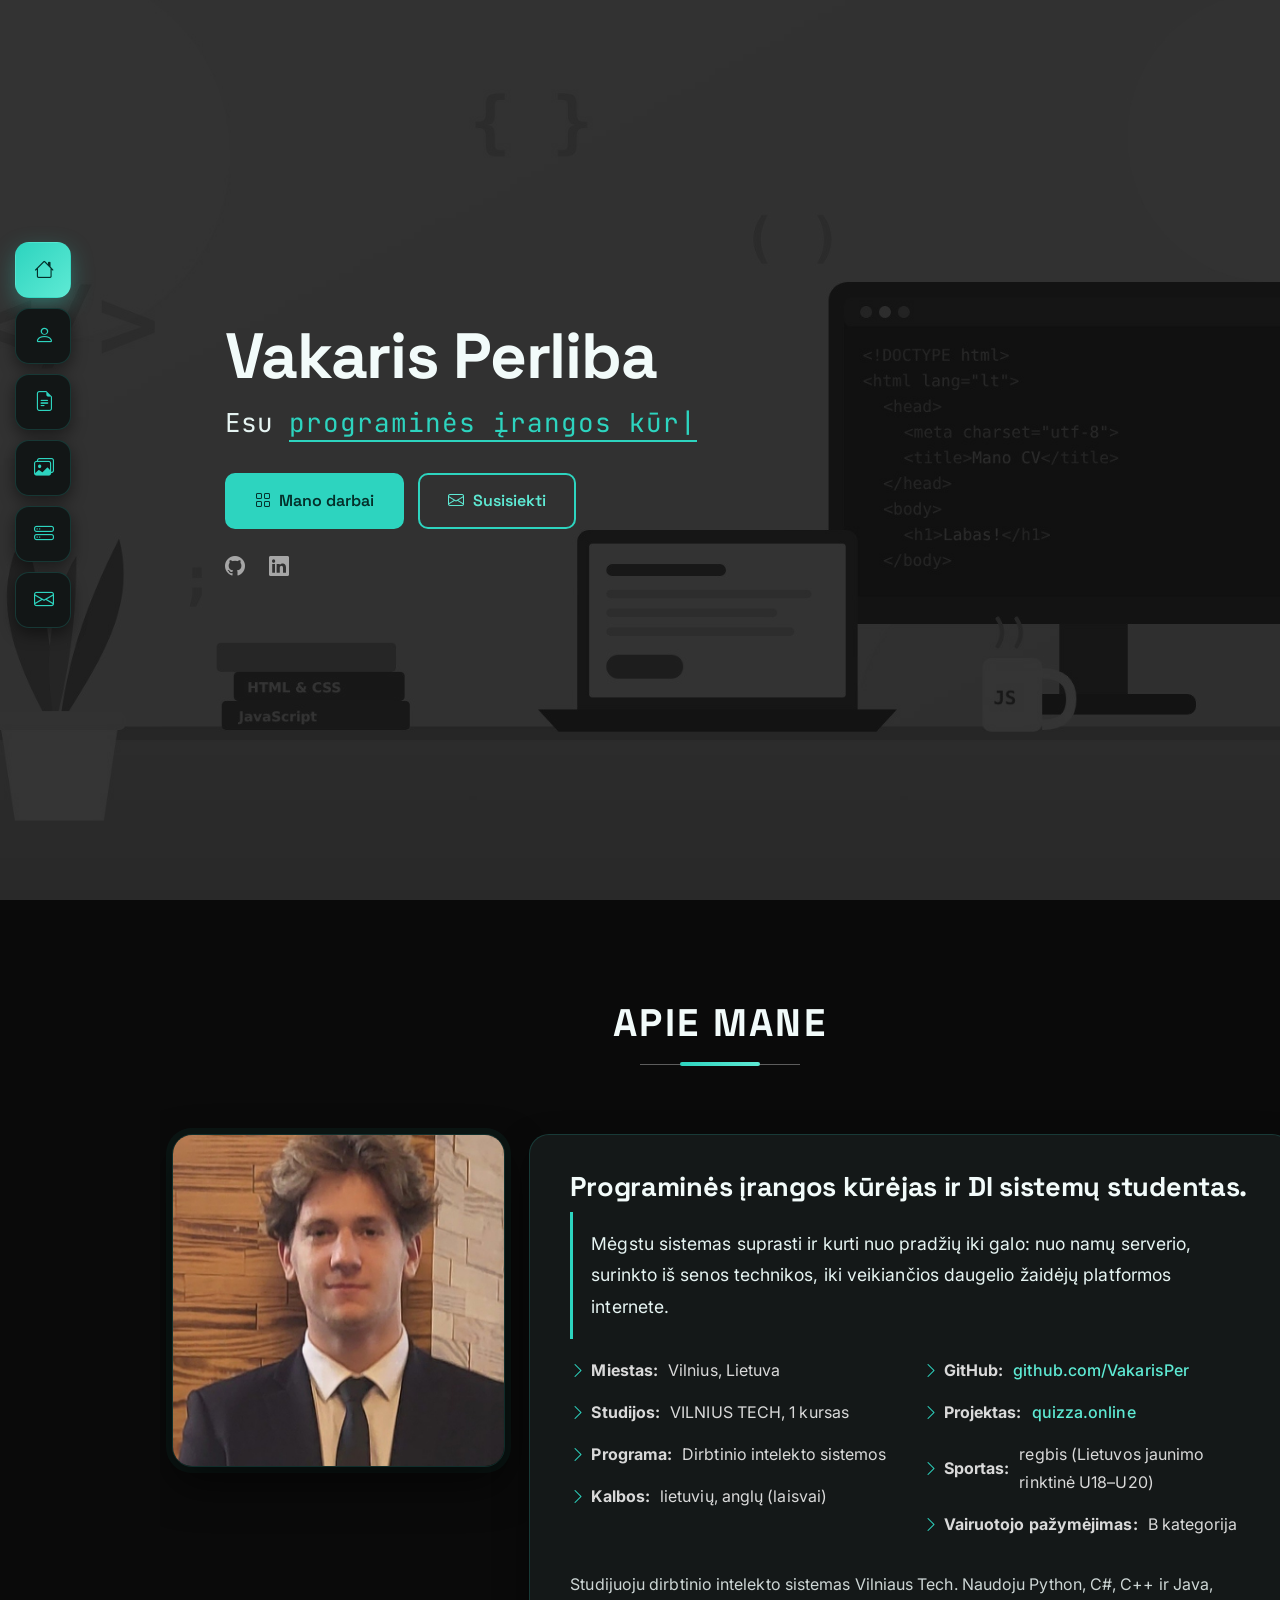
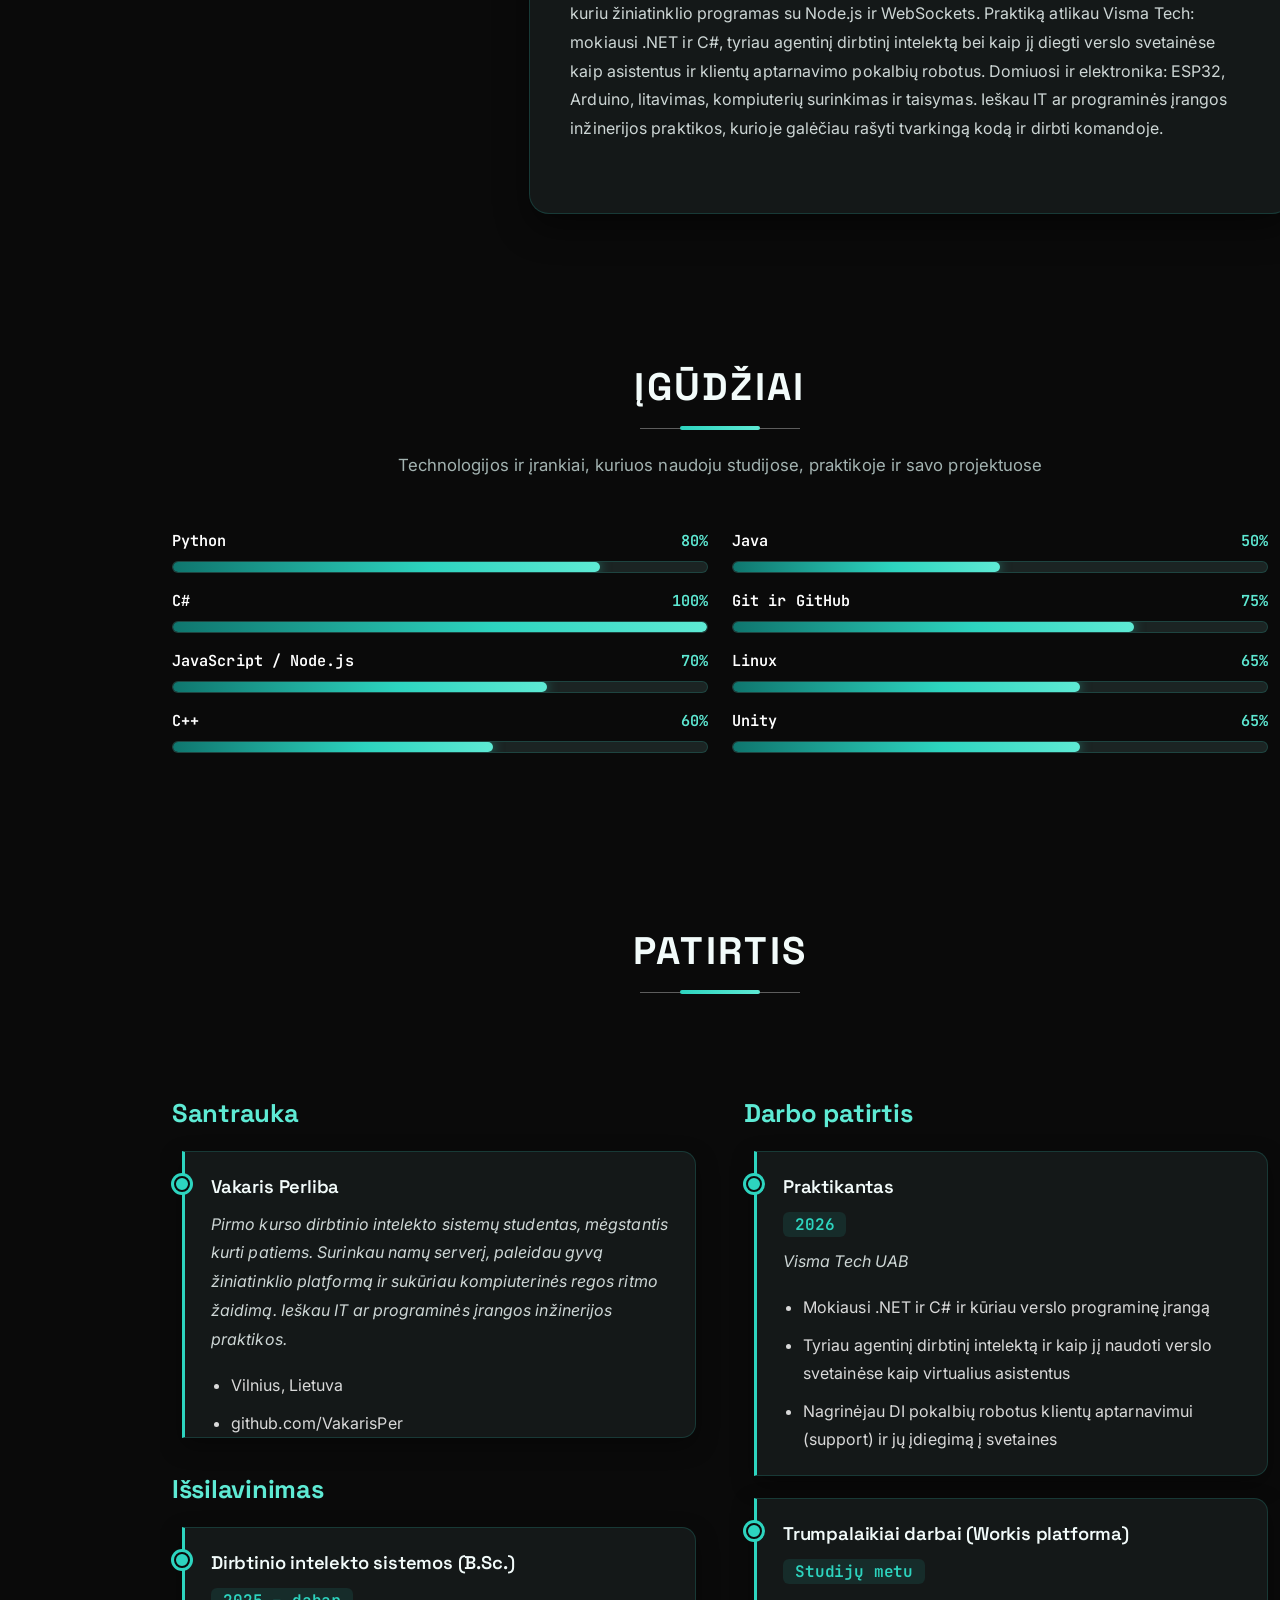
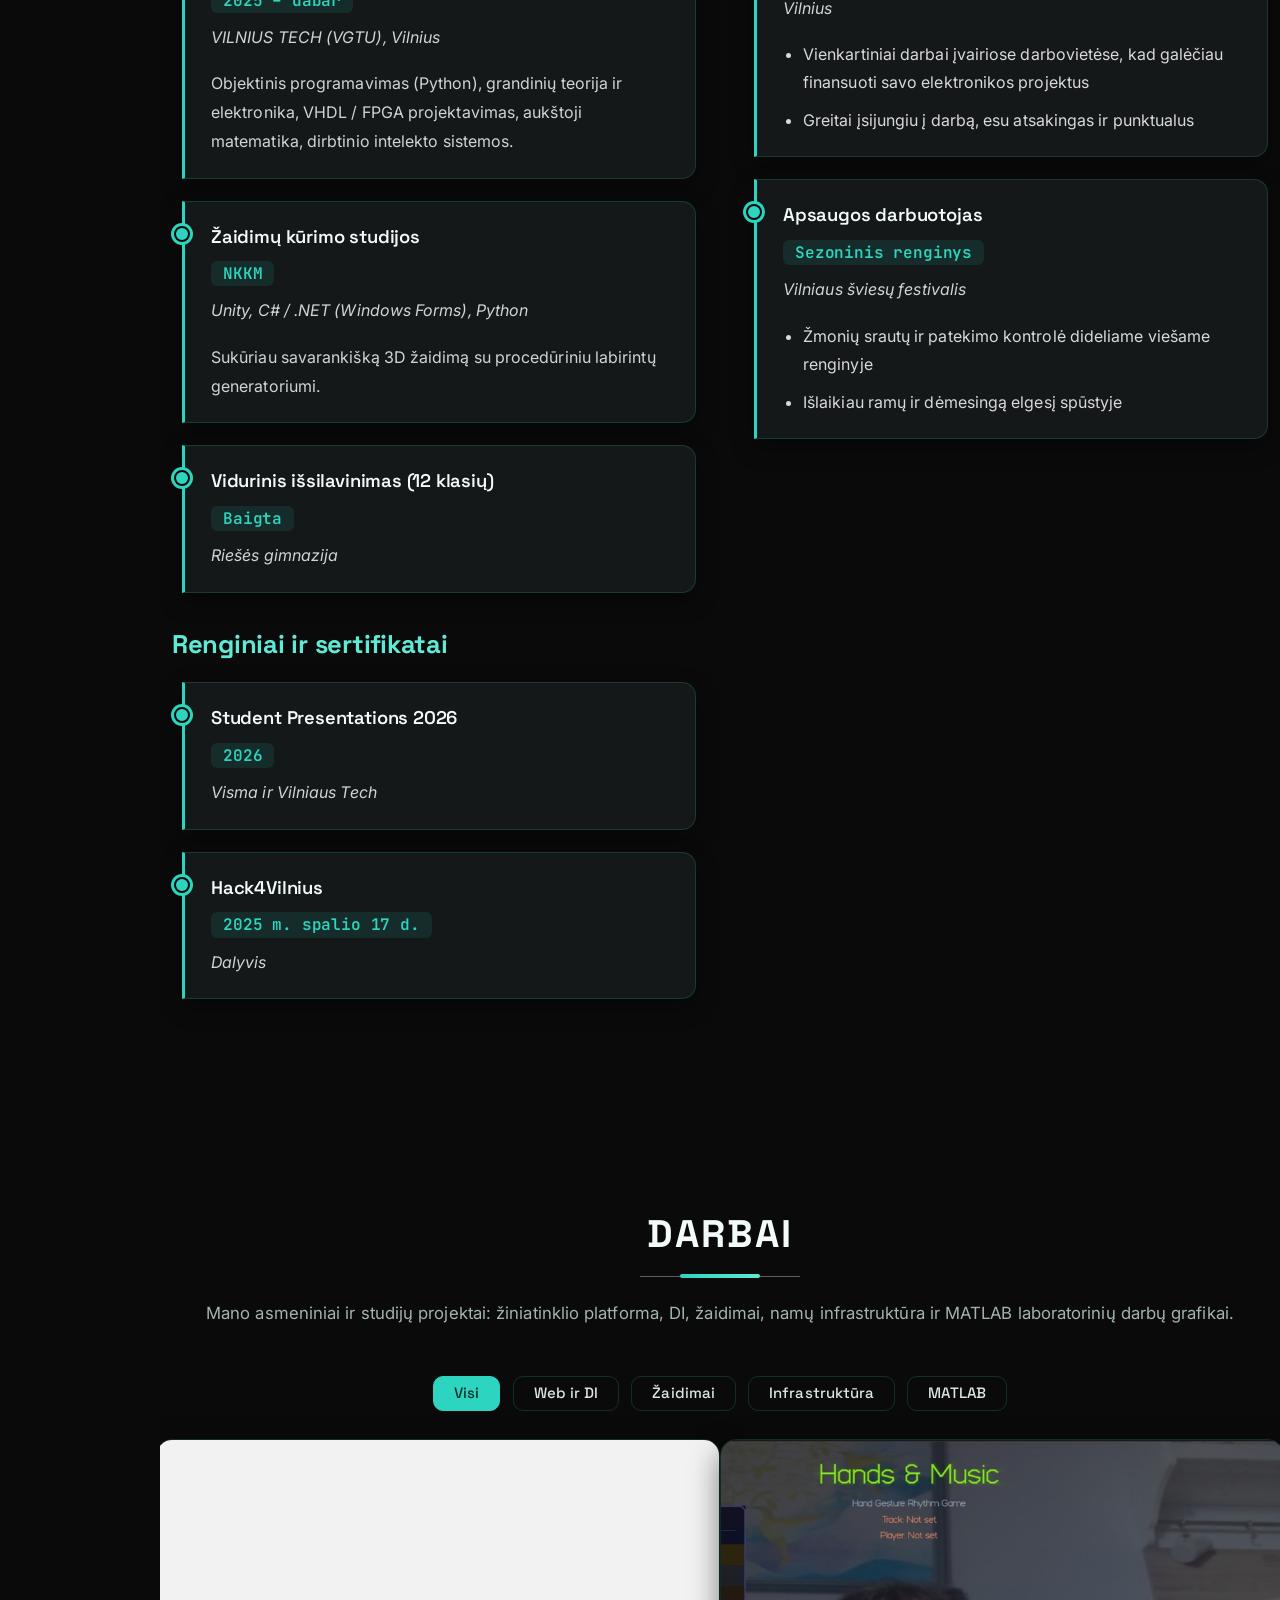
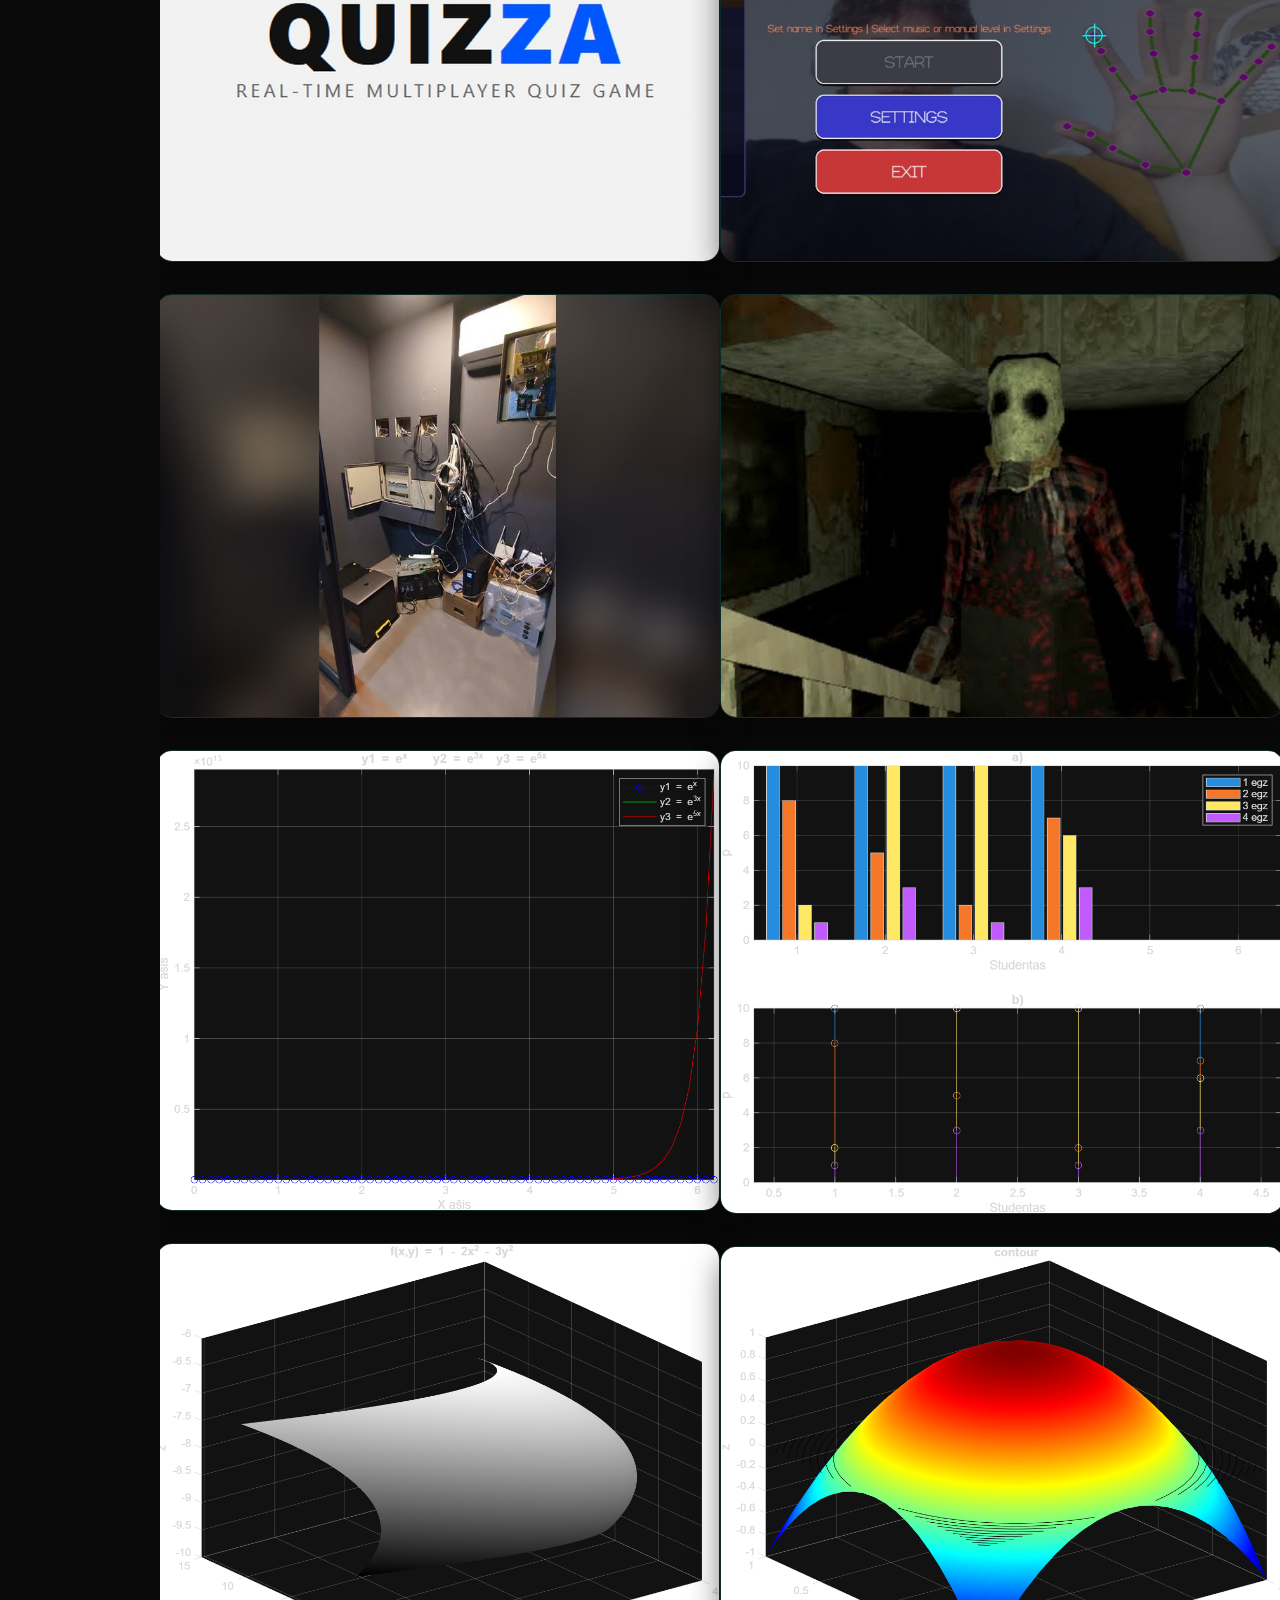
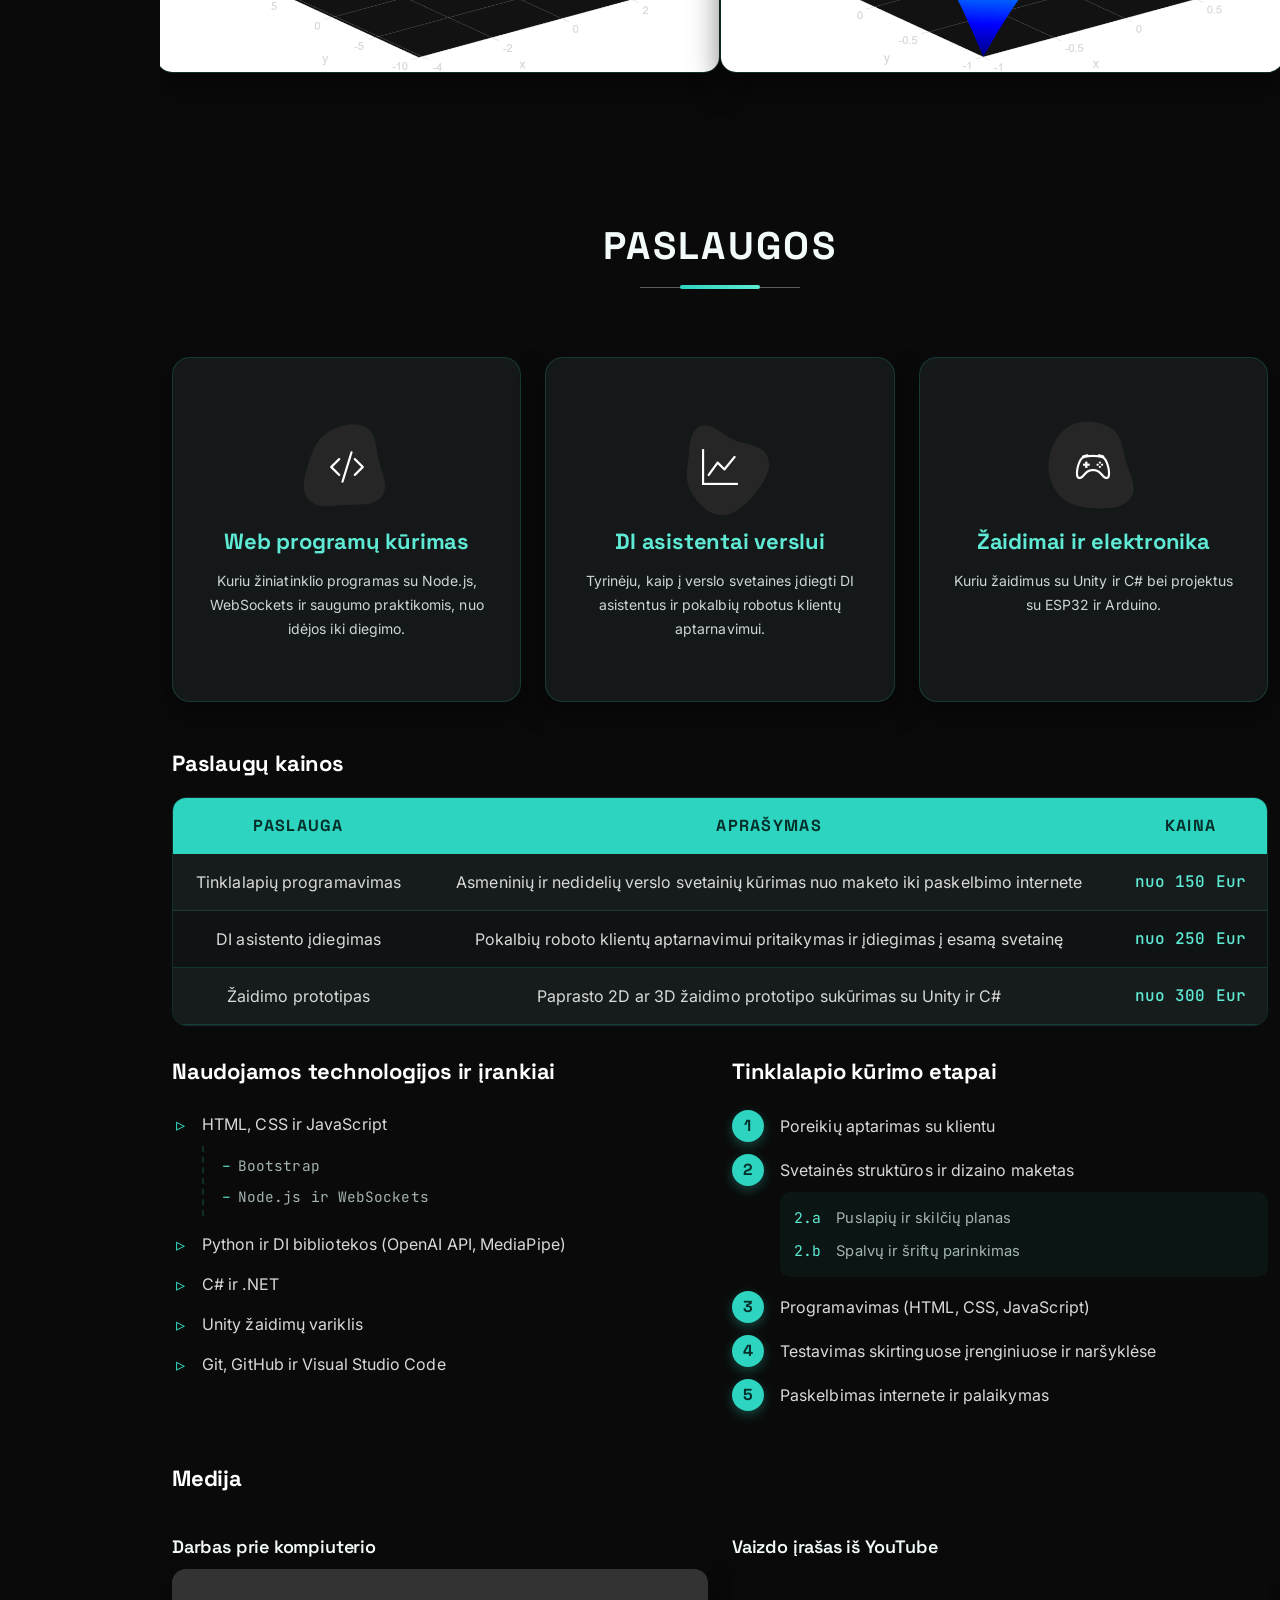
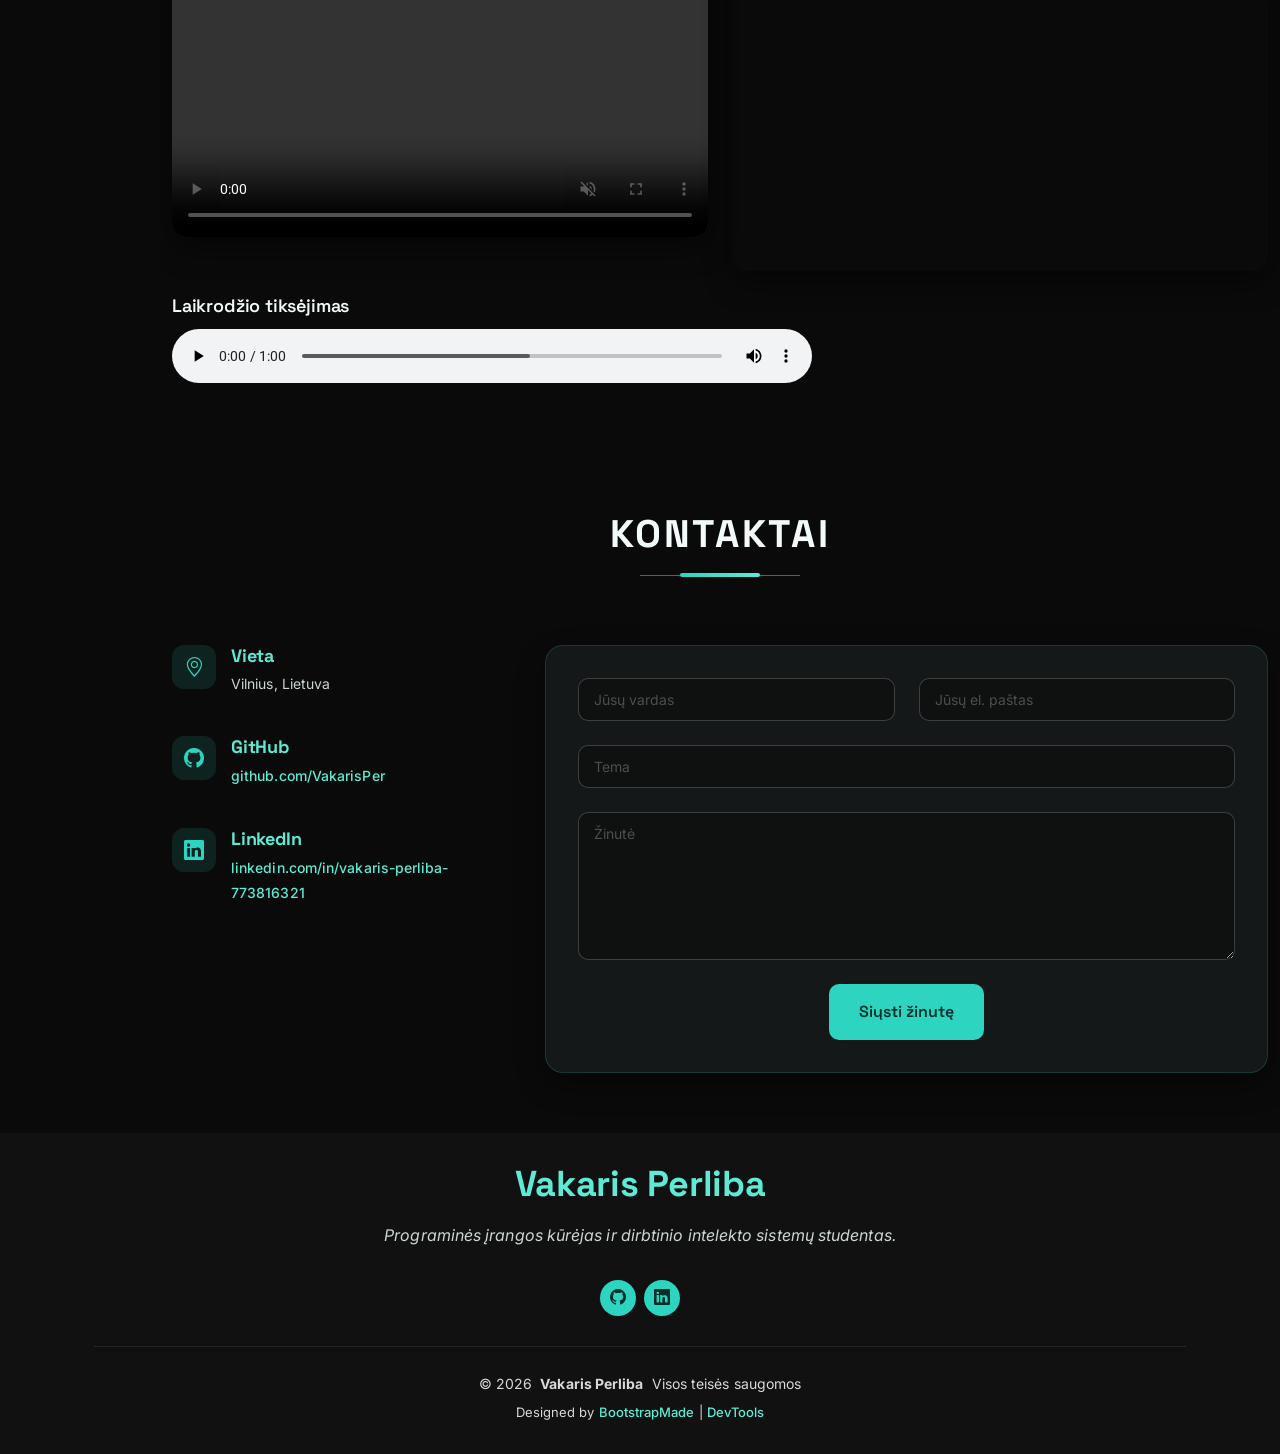
<file: LD9/index.html>
<!DOCTYPE html>
<html lang="lt">

<head>
  <meta charset="UTF-8">
  <meta content="width=device-width, initial-scale=1.0" name="viewport">
  <title>Mano CV</title>
  <meta name="author" content="Vakaris Perliba">
  <meta name="description" content="Vakaris Perliba CV puslapis">
  <meta name="keywords" content="CV, programinės įrangos kūrėjas, dirbtinis intelektas, .NET, C#, Python, Visma Tech, Vakaris Perliba">

  <!-- Favicons -->
  <link href="assets/img/favicon-kodas.png" rel="icon" type="image/png">
  <link href="assets/img/apple-touch-icon-kodas.png" rel="apple-touch-icon">

  <!-- Fonts -->
  <link href="https://fonts.googleapis.com" rel="preconnect">
  <link href="https://fonts.gstatic.com" rel="preconnect" crossorigin>
  <link href="https://fonts.googleapis.com/css2?family=Roboto:ital,wght@0,100;0,300;0,400;0,500;0,700;0,900;1,100;1,300;1,400;1,500;1,700;1,900&family=Poppins:ital,wght@0,100;0,200;0,300;0,400;0,500;0,600;0,700;0,800;0,900;1,100;1,200;1,300;1,400;1,500;1,600;1,700;1,800;1,900&family=Raleway:ital,wght@0,100;0,200;0,300;0,400;0,500;0,600;0,700;0,800;0,900;1,100;1,200;1,300;1,400;1,500;1,600;1,700;1,800;1,900&display=swap" rel="stylesheet">

  <!-- Vendor CSS Files -->
  <link href="assets/vendor/bootstrap/css/bootstrap.min.css" rel="stylesheet">
  <link href="assets/vendor/bootstrap-icons/bootstrap-icons.css" rel="stylesheet">
  <link href="assets/vendor/aos/aos.css" rel="stylesheet">
  <link href="assets/vendor/glightbox/css/glightbox.min.css" rel="stylesheet">
  <link href="assets/vendor/swiper/swiper-bundle.min.css" rel="stylesheet">

  <!-- Main CSS File -->
  <link href="assets/css/main.css" rel="stylesheet">

  <!-- Papildomi šriftai ir nuosavi stiliai (LD9) -->
  <link href="https://fonts.googleapis.com/css2?family=Inter:wght@400;500;600&family=Space+Grotesk:wght@500;600;700&family=JetBrains+Mono:wght@400;500&display=swap" rel="stylesheet">
  <link href="assets/css/custom.css" rel="stylesheet">

  <!-- =======================================================
  * Template Name: MyResume
  * Template URL: https://bootstrapmade.com/free-html-bootstrap-template-my-resume/
  * Updated: Jun 29 2024 with Bootstrap v5.3.3
  * Author: BootstrapMade.com
  * License: https://bootstrapmade.com/license/
  ======================================================== -->
</head>

<body class="index-page">

  <header id="header" class="header d-flex flex-column justify-content-center">

    <i class="header-toggle d-xl-none bi bi-list"></i>

    <nav id="navmenu" class="navmenu">
      <ul>
        <li><a href="#hero" class="active"><i class="bi bi-house navicon"></i><span>Pagrindinis</span></a></li>
        <li><a href="#about"><i class="bi bi-person navicon"></i><span>Apie</span></a></li>
        <li><a href="#resume"><i class="bi bi-file-earmark-text navicon"></i><span>Patirtis</span></a></li>
        <li><a href="#portfolio"><i class="bi bi-images navicon"></i><span>Darbai</span></a></li>
        <li><a href="#services"><i class="bi bi-hdd-stack navicon"></i><span>Paslaugos</span></a></li>
        <li><a href="#contact"><i class="bi bi-envelope navicon"></i><span>Kontaktai</span></a></li>
      </ul>
    </nav>

  </header>

  <main class="main">

    <!-- Hero Section -->
    <section id="hero" class="hero section light-background">

      <img src="assets/img/hero-programuotojas.jpg" width="1920" height="1053" alt="Programuotojo darbo vieta su kompiuteriu ir HTML kodu">

      <div class="container" data-aos="zoom-out">
        <div class="row justify-content-center">
          <div class="col-lg-9">
            <h2>Vakaris Perliba</h2>
            <p>Esu <span class="typed" data-typed-items="programinės įrangos kūrėjas, dirbtinio intelekto sistemų studentas, praktiką Visma Tech atlikęs studentas">programinės įrangos kūrėjas</span><span class="typed-cursor typed-cursor--blink" aria-hidden="true"></span></p>
            <div class="hero-buttons">
              <a href="#portfolio" class="btn-cv btn-cv-primary"><i class="bi bi-grid"></i> Mano darbai</a>
              <a href="#contact" class="btn-cv btn-cv-outline"><i class="bi bi-envelope"></i> Susisiekti</a>
            </div>
            <div class="social-links">
              <a href="https://github.com/VakarisPer" target="_blank" title="GitHub"><i class="bi bi-github"></i></a>
              <a href="https://www.linkedin.com/in/vakaris-perliba-773816321/" target="_blank" title="LinkedIn"><i class="bi bi-linkedin"></i></a>
            </div>
          </div>
        </div>
      </div>

    </section><!-- /Hero Section -->

    <!-- About Section -->
    <section id="about" class="about section">

      <!-- Section Title -->
      <div class="container section-title" data-aos="fade-up">
        <h2>Apie mane</h2>
      </div><!-- End Section Title -->

      <div class="container" data-aos="fade-up" data-aos-delay="100">

        <div class="row gy-4 justify-content-center">
          <div class="col-lg-4 about-photo">
            <img src="assets/img/vakaris.jpg" class="img-fluid" width="700" height="700" alt="Vakaris Perlibos portretinė nuotrauka">
          </div>
          <div class="col-lg-8 content">
            <h2>Programinės įrangos kūrėjas ir DI sistemų studentas.</h2>
            <p class="fst-italic py-3">
              Mėgstu sistemas suprasti ir kurti nuo pradžių iki galo: nuo namų serverio, surinkto iš senos technikos,
              iki veikiančios daugelio žaidėjų platformos internete.
            </p>
            <div class="row">
              <div class="col-lg-6">
                <ul>
                  <li><i class="bi bi-chevron-right"></i> <strong>Miestas:</strong> <span>Vilnius, Lietuva</span></li>
                  <li><i class="bi bi-chevron-right"></i> <strong>Studijos:</strong> <span>VILNIUS TECH, 1 kursas</span></li>
                  <li><i class="bi bi-chevron-right"></i> <strong>Programa:</strong> <span>Dirbtinio intelekto sistemos</span></li>
                  <li><i class="bi bi-chevron-right"></i> <strong>Kalbos:</strong> <span>lietuvių, anglų (laisvai)</span></li>
                </ul>
              </div>
              <div class="col-lg-6">
                <ul>
                  <li><i class="bi bi-chevron-right"></i> <strong>GitHub:</strong> <span><a href="https://github.com/VakarisPer" target="_blank">github.com/VakarisPer</a></span></li>
                  <li><i class="bi bi-chevron-right"></i> <strong>Projektas:</strong> <span><a href="https://quizza.online" target="_blank">quizza.online</a></span></li>
                  <li><i class="bi bi-chevron-right"></i> <strong>Sportas:</strong> <span>regbis (Lietuvos jaunimo rinktinė U18–U20)</span></li>
                  <li><i class="bi bi-chevron-right"></i> <strong>Vairuotojo pažymėjimas:</strong> <span>B kategorija</span></li>
                </ul>
              </div>
            </div>
            <p class="py-3">
              Studijuoju dirbtinio intelekto sistemas Vilniaus Tech. Naudoju Python, C#, C++ ir Java, kuriu žiniatinklio
              programas su Node.js ir WebSockets. Praktiką atlikau Visma Tech: mokiausi .NET ir C#, tyriau agentinį
              dirbtinį intelektą bei kaip jį diegti verslo svetainėse kaip asistentus ir klientų aptarnavimo pokalbių robotus.
              Domiuosi ir elektronika: ESP32, Arduino, litavimas, kompiuterių surinkimas ir taisymas.
              Ieškau IT ar programinės įrangos inžinerijos praktikos, kurioje galėčiau rašyti tvarkingą kodą ir dirbti komandoje.
            </p>
          </div>
        </div>

      </div>

    </section><!-- /About Section -->

    <!-- Skills Section -->
    <section id="skills" class="skills section">

      <!-- Section Title -->
      <div class="container section-title" data-aos="fade-up">
        <h2>Įgūdžiai</h2>
        <p>Technologijos ir įrankiai, kuriuos naudoju studijose, praktikoje ir savo projektuose</p>
      </div><!-- End Section Title -->

      <div class="container" data-aos="fade-up" data-aos-delay="100">

        <div class="row skills-content skills-animation">

          <div class="col-lg-6">

            <div class="progress">
              <span class="skill"><span>Python</span> <i class="val">80%</i></span>
              <div class="progress-bar-wrap">
                <div class="progress-bar" role="progressbar" aria-valuenow="80" aria-valuemin="0" aria-valuemax="100"></div>
              </div>
            </div><!-- End Skills Item -->

            <div class="progress">
              <span class="skill"><span>C#</span> <i class="val">100%</i></span>
              <div class="progress-bar-wrap">
                <div class="progress-bar" role="progressbar" aria-valuenow="100" aria-valuemin="0" aria-valuemax="100"></div>
              </div>
            </div><!-- End Skills Item -->

            <div class="progress">
              <span class="skill"><span>JavaScript / Node.js</span> <i class="val">70%</i></span>
              <div class="progress-bar-wrap">
                <div class="progress-bar" role="progressbar" aria-valuenow="70" aria-valuemin="0" aria-valuemax="100"></div>
              </div>
            </div><!-- End Skills Item -->

            <div class="progress">
              <span class="skill"><span>C++</span> <i class="val">60%</i></span>
              <div class="progress-bar-wrap">
                <div class="progress-bar" role="progressbar" aria-valuenow="60" aria-valuemin="0" aria-valuemax="100"></div>
              </div>
            </div><!-- End Skills Item -->

          </div>

          <div class="col-lg-6">

            <div class="progress">
              <span class="skill"><span>Java</span> <i class="val">50%</i></span>
              <div class="progress-bar-wrap">
                <div class="progress-bar" role="progressbar" aria-valuenow="50" aria-valuemin="0" aria-valuemax="100"></div>
              </div>
            </div><!-- End Skills Item -->

            <div class="progress">
              <span class="skill"><span>Git ir GitHub</span> <i class="val">75%</i></span>
              <div class="progress-bar-wrap">
                <div class="progress-bar" role="progressbar" aria-valuenow="75" aria-valuemin="0" aria-valuemax="100"></div>
              </div>
            </div><!-- End Skills Item -->

            <div class="progress">
              <span class="skill"><span>Linux</span> <i class="val">65%</i></span>
              <div class="progress-bar-wrap">
                <div class="progress-bar" role="progressbar" aria-valuenow="65" aria-valuemin="0" aria-valuemax="100"></div>
              </div>
            </div><!-- End Skills Item -->

            <div class="progress">
              <span class="skill"><span>Unity</span> <i class="val">65%</i></span>
              <div class="progress-bar-wrap">
                <div class="progress-bar" role="progressbar" aria-valuenow="65" aria-valuemin="0" aria-valuemax="100"></div>
              </div>
            </div><!-- End Skills Item -->

          </div>

        </div>
      </div>

    </section><!-- /Skills Section -->

    <!-- Resume Section -->
    <section id="resume" class="resume section">

      <!-- Section Title -->
      <div class="container section-title" data-aos="fade-up">
        <h2>Patirtis</h2>
      </div><!-- End Section Title -->

      <div class="container">

        <div class="row">

          <div class="col-lg-6" data-aos="fade-up" data-aos-delay="100">
            <h3 class="resume-title">Santrauka</h3>

            <div class="resume-item pb-0">
              <h4>Vakaris Perliba</h4>
              <p><em>Pirmo kurso dirbtinio intelekto sistemų studentas, mėgstantis kurti patiems. Surinkau namų serverį, paleidau gyvą žiniatinklio platformą ir sukūriau kompiuterinės regos ritmo žaidimą. Ieškau IT ar programinės įrangos inžinerijos praktikos.</em></p>
              <ul>
                <li>Vilnius, Lietuva</li>
                <li>github.com/VakarisPer</li>
              </ul>
            </div><!-- Edn Resume Item -->

            <h3 class="resume-title">Išsilavinimas</h3>
            <div class="resume-item">
              <h4>Dirbtinio intelekto sistemos (B.Sc.)</h4>
              <h5>2025 – dabar</h5>
              <p><em>VILNIUS TECH (VGTU), Vilnius</em></p>
              <p>Objektinis programavimas (Python), grandinių teorija ir elektronika, VHDL / FPGA projektavimas, aukštoji matematika, dirbtinio intelekto sistemos.</p>
            </div><!-- Edn Resume Item -->

            <div class="resume-item">
              <h4>Žaidimų kūrimo studijos</h4>
              <h5>NKKM</h5>
              <p><em>Unity, C# / .NET (Windows Forms), Python</em></p>
              <p>Sukūriau savarankišką 3D žaidimą su procedūriniu labirintų generatoriumi.</p>
            </div><!-- Edn Resume Item -->

            <div class="resume-item">
              <h4>Vidurinis išsilavinimas (12 klasių)</h4>
              <h5>Baigta</h5>
              <p><em>Riešės gimnazija</em></p>
            </div><!-- Edn Resume Item -->

            <h3 class="resume-title">Renginiai ir sertifikatai</h3>
            <div class="resume-item">
              <h4>Student Presentations 2026</h4>
              <h5>2026</h5>
              <p><em>Visma ir Vilniaus Tech</em></p>
            </div><!-- Edn Resume Item -->

            <div class="resume-item">
              <h4>Hack4Vilnius</h4>
              <h5>2025 m. spalio 17 d.</h5>
              <p><em>Dalyvis</em></p>
            </div><!-- Edn Resume Item -->

          </div>

          <div class="col-lg-6" data-aos="fade-up" data-aos-delay="200">
            <h3 class="resume-title">Darbo patirtis</h3>
            <div class="resume-item">
              <h4>Praktikantas</h4>
              <h5>2026</h5>
              <p><em>Visma Tech UAB</em></p>
              <ul>
                <li>Mokiausi .NET ir C# ir kūriau verslo programinę įrangą</li>
                <li>Tyriau agentinį dirbtinį intelektą ir kaip jį naudoti verslo svetainėse kaip virtualius asistentus</li>
                <li>Nagrinėjau DI pokalbių robotus klientų aptarnavimui (support) ir jų įdiegimą į svetaines</li>
              </ul>
            </div><!-- Edn Resume Item -->

            <div class="resume-item">
              <h4>Trumpalaikiai darbai (Workis platforma)</h4>
              <h5>Studijų metu</h5>
              <p><em>Vilnius</em></p>
              <ul>
                <li>Vienkartiniai darbai įvairiose darbovietėse, kad galėčiau finansuoti savo elektronikos projektus</li>
                <li>Greitai įsijungiu į darbą, esu atsakingas ir punktualus</li>
              </ul>
            </div><!-- Edn Resume Item -->

            <div class="resume-item">
              <h4>Apsaugos darbuotojas</h4>
              <h5>Sezoninis renginys</h5>
              <p><em>Vilniaus šviesų festivalis</em></p>
              <ul>
                <li>Žmonių srautų ir patekimo kontrolė dideliame viešame renginyje</li>
                <li>Išlaikiau ramų ir dėmesingą elgesį spūstyje</li>
              </ul>
            </div><!-- Edn Resume Item -->

          </div>

        </div>

      </div>

    </section><!-- /Resume Section -->

    <!-- Portfolio Section -->
    <section id="portfolio" class="portfolio section">

      <!-- Section Title -->
      <div class="container section-title" data-aos="fade-up">
        <h2>Darbai</h2>
        <p>Mano asmeniniai ir studijų projektai: žiniatinklio platforma, DI, žaidimai, namų infrastruktūra ir MATLAB laboratorinių darbų grafikai.</p>
      </div><!-- End Section Title -->

      <div class="container">

        <div class="isotope-layout" data-default-filter="*" data-layout="masonry" data-sort="original-order">

          <ul class="portfolio-filters isotope-filters" data-aos="fade-up" data-aos-delay="100">
            <li data-filter="*" class="filter-active">Visi</li>
            <li data-filter=".filter-web">Web ir DI</li>
            <li data-filter=".filter-games">Žaidimai</li>
            <li data-filter=".filter-infra">Infrastruktūra</li>
            <li data-filter=".filter-matlab">MATLAB</li>
          </ul><!-- End Portfolio Filters -->

          <div class="row gy-4 isotope-container" data-aos="fade-up" data-aos-delay="200">

            <div class="col-lg-6 col-md-6 portfolio-item isotope-item filter-web">
              <img src="assets/img/proj-quizza.jpg" class="img-fluid" width="800" height="600" alt="Quizza logotipas">
              <div class="portfolio-info">
                <h4>Quizza</h4>
                <p>Gyva daugelio žaidėjų viktorinų platforma su DI klausimų generavimu</p>
                <a href="assets/img/proj-quizza.jpg" title="Quizza" data-gallery="portfolio-gallery" class="glightbox preview-link"><i class="bi bi-zoom-in"></i></a>
                <a href="https://quizza.online" title="Daugiau informacijos" class="details-link" target="_blank"><i class="bi bi-link-45deg"></i></a>
              </div>
            </div><!-- End Portfolio Item -->

            <div class="col-lg-6 col-md-6 portfolio-item isotope-item filter-games filter-web">
              <img src="assets/img/proj-hands-music.jpg" class="img-fluid" width="800" height="600" alt="Hands &amp; Music žaidimas su rankų sekimu">
              <div class="portfolio-info">
                <h4>Hands &amp; Music</h4>
                <p>Ritmo žaidimas, valdomas rankų gestais (MediaPipe, OpenCV, Pygame)</p>
                <a href="assets/img/proj-hands-music.jpg" title="Hands &amp; Music" data-gallery="portfolio-gallery" class="glightbox preview-link"><i class="bi bi-zoom-in"></i></a>
                <a href="https://github.com/VakarisPer" title="Daugiau informacijos" class="details-link" target="_blank"><i class="bi bi-link-45deg"></i></a>
              </div>
            </div><!-- End Portfolio Item -->

            <div class="col-lg-6 col-md-6 portfolio-item isotope-item filter-infra">
              <img src="assets/img/proj-home-server.jpg" class="img-fluid" width="800" height="600" alt="Namų serverio spinta su tinklo įranga">
              <div class="portfolio-info">
                <h4>Namų serveris ir privatus debesis</h4>
                <p>Serveris iš senų kompiuterių, saugiai prijungtas prie interneto per Cloudflare Tunnel</p>
                <a href="assets/img/proj-home-server.jpg" title="Namų serveris ir privatus debesis" data-gallery="portfolio-gallery" class="glightbox preview-link"><i class="bi bi-zoom-in"></i></a>
                <a href="https://github.com/VakarisPer" title="Daugiau informacijos" class="details-link" target="_blank"><i class="bi bi-link-45deg"></i></a>
              </div>
            </div><!-- End Portfolio Item -->

            <div class="col-lg-6 col-md-6 portfolio-item isotope-item filter-games">
              <img src="assets/img/proj-backroom.jpg" class="img-fluid" width="800" height="600" alt="Backroom žaidimo kadras">
              <div class="portfolio-info">
                <h4>Backroom</h4>
                <p>3D siaubo žaidimas Unity su procedūriniu labirintų generatoriumi</p>
                <a href="assets/img/proj-backroom.jpg" title="Backroom" data-gallery="portfolio-gallery" class="glightbox preview-link"><i class="bi bi-zoom-in"></i></a>
                <a href="https://github.com/VakarisPer/HorrorGame" title="Daugiau informacijos" class="details-link" target="_blank"><i class="bi bi-link-45deg"></i></a>
              </div>
            </div><!-- End Portfolio Item -->

            <div class="col-lg-6 col-md-6 portfolio-item isotope-item filter-matlab">
              <img src="assets/img/matlab/ld3-eksponentes.png" class="img-fluid" width="1046" height="855" alt="MATLAB grafikas: trys eksponentinės funkcijos e^x, e^3x ir e^5x">
              <div class="portfolio-info">
                <h4>Eksponentinės funkcijos (LD3)</h4>
                <p>Trijų funkcijų e<sup>x</sup>, e<sup>3x</sup> ir e<sup>5x</sup> palyginimas viename grafike su legenda ir skirtingais linijų stiliais</p>
                <a href="assets/img/matlab/ld3-eksponentes.png" title="Eksponentinės funkcijos (LD3)" data-gallery="portfolio-gallery" class="glightbox preview-link"><i class="bi bi-zoom-in"></i></a>
                <a href="https://github.com/VakarisPer/Laboratoriniai-darbai/tree/main/LD3" title="MATLAB kodas" class="details-link" target="_blank"><i class="bi bi-link-45deg"></i></a>
              </div>
            </div><!-- End Portfolio Item -->

            <div class="col-lg-6 col-md-6 portfolio-item isotope-item filter-matlab">
              <img src="assets/img/matlab/ld3-egzaminai.png" class="img-fluid" width="1031" height="848" alt="MATLAB stulpelinė ir diskretinė diagramos su studentų egzaminų pažymiais">
              <div class="portfolio-info">
                <h4>Egzaminų rezultatai (LD3)</h4>
                <p>Studentų egzaminų pažymiai pavaizduoti stulpeline (bar) ir diskretine (stem) diagramomis naudojant subplot</p>
                <a href="assets/img/matlab/ld3-egzaminai.png" title="Egzaminų rezultatai (LD3)" data-gallery="portfolio-gallery" class="glightbox preview-link"><i class="bi bi-zoom-in"></i></a>
                <a href="https://github.com/VakarisPer/Laboratoriniai-darbai/tree/main/LD3" title="MATLAB kodas" class="details-link" target="_blank"><i class="bi bi-link-45deg"></i></a>
              </div>
            </div><!-- End Portfolio Item -->

            <div class="col-lg-6 col-md-6 portfolio-item isotope-item filter-matlab">
              <img src="assets/img/matlab/ld4-pavirsius.png" class="img-fluid" width="1087" height="827" alt="MATLAB 3D paviršius f(x,y) = 1 - 2x^2 - 3y^2 pilkais tonais">
              <div class="portfolio-info">
                <h4>3D paviršius (LD4)</h4>
                <p>Funkcijos f(x,y) = 1 − 2x<sup>2</sup> − 3y<sup>2</sup> paviršius, sukurtas su meshgrid ir surf, pilka spalvų schema</p>
                <a href="assets/img/matlab/ld4-pavirsius.png" title="3D paviršius (LD4)" data-gallery="portfolio-gallery" class="glightbox preview-link"><i class="bi bi-zoom-in"></i></a>
                <a href="https://github.com/VakarisPer/Laboratoriniai-darbai/tree/main/LD4" title="MATLAB kodas" class="details-link" target="_blank"><i class="bi bi-link-45deg"></i></a>
              </div>
            </div><!-- End Portfolio Item -->

            <div class="col-lg-6 col-md-6 portfolio-item isotope-item filter-matlab">
              <img src="assets/img/matlab/ld4-konturas.png" class="img-fluid" width="1085" height="820" alt="MATLAB 3D paraboloidas su jet spalvomis ir kontūro linijomis">
              <div class="portfolio-info">
                <h4>Paviršius su kontūrais (LD4)</h4>
                <p>Paraboloidas 1 − (x<sup>2</sup> + y<sup>2</sup>) su jet spalvų schema ir 20 kontūro linijų (contour)</p>
                <a href="assets/img/matlab/ld4-konturas.png" title="Paviršius su kontūrais (LD4)" data-gallery="portfolio-gallery" class="glightbox preview-link"><i class="bi bi-zoom-in"></i></a>
                <a href="https://github.com/VakarisPer/Laboratoriniai-darbai/tree/main/LD4" title="MATLAB kodas" class="details-link" target="_blank"><i class="bi bi-link-45deg"></i></a>
              </div>
            </div><!-- End Portfolio Item -->

          </div><!-- End Portfolio Container -->

        </div>

      </div>

    </section><!-- /Portfolio Section -->

    <!-- Services Section -->
    <section id="services" class="services section">

      <!-- Section Title -->
      <div class="container section-title" data-aos="fade-up">
        <h2>Paslaugos</h2>
      </div><!-- End Section Title -->

      <div class="container">

        <div class="row gy-4">

          <div class="col-lg-4 col-md-6" data-aos="fade-up" data-aos-delay="100">
            <div class="service-item item-cyan position-relative">
              <div class="icon">
                <svg width="100" height="100" viewBox="0 0 600 600" xmlns="http://www.w3.org/2000/svg">
                  <path stroke="none" stroke-width="0" fill="#f5f5f5" d="M300,521.0016835830174C376.1290562159157,517.8887921683347,466.0731472004068,529.7835943286574,510.70327084640275,468.03025145048787C554.3714126377745,407.6079735673963,508.03601936045806,328.9844924480964,491.2728898941984,256.3432110539036C474.5976632858925,184.082847569629,479.9380746630129,96.60480741107993,416.23090153303,58.64404602377083C348.86323505073057,18.502131276798302,261.93793281208167,40.57373210992963,193.5410806939664,78.93577620505333C130.42746243093433,114.334589627462,98.30271207620316,179.96522072025542,76.75703585869454,249.04625023123273C51.97151888228291,328.5150500222984,13.704378332031375,421.85034740162234,66.52175969318436,486.19268352777647C119.04800174914682,550.1803526380478,217.28368757567262,524.383925680826,300,521.0016835830174"></path>
                </svg>
                <i class="bi bi-code-slash"></i>
              </div>
              <a href="#" class="stretched-link">
                <h3>Web programų kūrimas</h3>
              </a>
              <p>Kuriu žiniatinklio programas su Node.js, WebSockets ir saugumo praktikomis, nuo idėjos iki diegimo.</p>
            </div>
          </div><!-- End Service Item -->

          <div class="col-lg-4 col-md-6" data-aos="fade-up" data-aos-delay="200">
            <div class="service-item item-orange position-relative">
              <div class="icon">
                <svg width="100" height="100" viewBox="0 0 600 600" xmlns="http://www.w3.org/2000/svg">
                  <path stroke="none" stroke-width="0" fill="#f5f5f5" d="M300,582.0697525312426C382.5290701553225,586.8405444964366,449.9789794690241,525.3245884688669,502.5850820975895,461.55621195738473C556.606425686781,396.0723002908107,615.8543463187945,314.28637112970534,586.6730223649479,234.56875336149918C558.9533121215079,158.8439757836574,454.9685369536778,164.00468322053177,381.49747125262974,130.76875717737553C312.15926192815925,99.40240125094834,248.97055460311594,18.661163978235184,179.8680185752513,50.54337015887873C110.5421016452524,82.52863877960104,119.82277516462835,180.83849132639028,109.12597500060166,256.43424936330496C100.08760227029461,320.3096726198365,92.17705696193138,384.0621239912766,124.79988738764834,439.7174275375508C164.83382741302287,508.01625554203684,220.96474134820875,577.5009287672846,300,582.0697525312426"></path>
                </svg>
                <i class="bi bi-graph-up"></i>
              </div>
              <a href="#" class="stretched-link">
                <h3>DI asistentai verslui</h3>
              </a>
              <p>Tyrinėju, kaip į verslo svetaines įdiegti DI asistentus ir pokalbių robotus klientų aptarnavimui.</p>
            </div>
          </div><!-- End Service Item -->

          <div class="col-lg-4 col-md-6" data-aos="fade-up" data-aos-delay="300">
            <div class="service-item item-teal position-relative">
              <div class="icon">
                <svg width="100" height="100" viewBox="0 0 600 600" xmlns="http://www.w3.org/2000/svg">
                  <path stroke="none" stroke-width="0" fill="#f5f5f5" d="M300,541.5067337569781C382.14930387511276,545.0595476570109,479.8736841581634,548.3450877840088,526.4010558755058,480.5488172755941C571.5218469581645,414.80211281144784,517.5187510058486,332.0715597781072,496.52539010469104,255.14436215662573C477.37192572678356,184.95920475031193,473.57363656557914,105.61284051026155,413.0603344069578,65.22779650032875C343.27470386102294,18.654635553484475,251.2091493199835,5.337323636656869,175.0934190732945,40.62881213300186C97.87086631185822,76.43348514350839,51.98124368387456,156.15599469081315,36.44837278890362,239.84606092416172C21.716077023791087,319.22268207091537,43.775223500013084,401.1760424656574,96.891909868211,461.97329694683043C147.22146801428983,519.5804099606455,223.5754009179313,538.201503339737,300,541.5067337569781"></path>
                </svg>
                <i class="bi bi-controller"></i>
              </div>
              <a href="#" class="stretched-link">
                <h3>Žaidimai ir elektronika</h3>
              </a>
              <p>Kuriu žaidimus su Unity ir C# bei projektus su ESP32 ir Arduino.</p>
            </div>
          </div><!-- End Service Item -->

        </div>

        <!-- Paslaugų kainos (lentelė) -->
        <div class="row mt-5" data-aos="fade-up" data-aos-delay="100">
          <div class="col-12">
            <h3 class="services-subtitle">Paslaugų kainos</h3>
            <div class="table-responsive">
              <table class="table table-striped table-hover align-middle services-table">
                <thead>
                  <tr>
                    <th scope="col">Paslauga</th>
                    <th scope="col">Aprašymas</th>
                    <th scope="col">Kaina</th>
                  </tr>
                </thead>
                <tbody>
                  <tr>
                    <td>Tinklalapių programavimas</td>
                    <td>Asmeninių ir nedidelių verslo svetainių kūrimas nuo maketo iki paskelbimo internete</td>
                    <td>nuo 150 Eur</td>
                  </tr>
                  <tr>
                    <td>DI asistento įdiegimas</td>
                    <td>Pokalbių roboto klientų aptarnavimui pritaikymas ir įdiegimas į esamą svetainę</td>
                    <td>nuo 250 Eur</td>
                  </tr>
                  <tr>
                    <td>Žaidimo prototipas</td>
                    <td>Paprasto 2D ar 3D žaidimo prototipo sukūrimas su Unity ir C#</td>
                    <td>nuo 300 Eur</td>
                  </tr>
                </tbody>
              </table>
            </div>
          </div>
        </div>

        <!-- Įrankiai ir darbo etapai (sąrašai) -->
        <div class="row gy-4 mt-2" data-aos="fade-up" data-aos-delay="200">

          <div class="col-lg-6">
            <h3 class="services-subtitle">Naudojamos technologijos ir įrankiai</h3>
            <ul class="services-list">
              <li>HTML, CSS ir JavaScript
                <ul>
                  <li>Bootstrap</li>
                  <li>Node.js ir WebSockets</li>
                </ul>
              </li>
              <li>Python ir DI bibliotekos (OpenAI API, MediaPipe)</li>
              <li>C# ir .NET</li>
              <li>Unity žaidimų variklis</li>
              <li>Git, GitHub ir Visual Studio Code</li>
            </ul>
          </div>

          <div class="col-lg-6">
            <h3 class="services-subtitle">Tinklalapio kūrimo etapai</h3>
            <ol class="services-list">
              <li>Poreikių aptarimas su klientu</li>
              <li>Svetainės struktūros ir dizaino maketas
                <ol type="a">
                  <li>Puslapių ir skilčių planas</li>
                  <li>Spalvų ir šriftų parinkimas</li>
                </ol>
              </li>
              <li>Programavimas (HTML, CSS, JavaScript)</li>
              <li>Testavimas skirtinguose įrenginiuose ir naršyklėse</li>
              <li>Paskelbimas internete ir palaikymas</li>
            </ol>
          </div>

        </div>

        <!-- Medija -->
        <div class="row gy-4 mt-2" data-aos="fade-up" data-aos-delay="300">

          <div class="col-12">
            <h3 class="services-subtitle">Medija</h3>
          </div>

          <div class="col-lg-6">
            <h4 class="services-media-title">Darbas prie kompiuterio</h4>
            <video class="services-media" width="640" height="360" controls muted preload="metadata">
              <source src="assets/media/klaviatura.mp4" type="video/mp4">
              Jūsų naršyklė nepalaiko vaizdo įrašų.
            </video>
          </div>

          <div class="col-lg-6">
            <h4 class="services-media-title">Vaizdo įrašas iš YouTube</h4>
            <div class="ratio ratio-16x9">
              <iframe src="https://www.youtube.com/embed/BoUVIhtqjAw" title="YouTube vaizdo įrašas" allow="accelerometer; autoplay; clipboard-write; encrypted-media; gyroscope; picture-in-picture" allowfullscreen></iframe>
            </div>
          </div>

          <div class="col-12">
            <h4 class="services-media-title">Laikrodžio tiksėjimas</h4>
            <audio class="services-audio" controls preload="metadata">
              <source src="assets/media/laikrodis.mp3" type="audio/mpeg">
              Jūsų naršyklė nepalaiko garso įrašų.
            </audio>
          </div>

        </div>

      </div>

    </section><!-- /Services Section -->

    <!-- Contact Section -->
    <section id="contact" class="contact section">

      <!-- Section Title -->
      <div class="container section-title" data-aos="fade-up">
        <h2>Kontaktai</h2>
      </div><!-- End Section Title -->

      <div class="container" data-aos="fade" data-aos-delay="100">

        <div class="row gy-4">

          <div class="col-lg-4">
            <div class="info-item d-flex" data-aos="fade-up" data-aos-delay="200">
              <i class="bi bi-geo-alt flex-shrink-0"></i>
              <div>
                <h3>Vieta</h3>
                <p>Vilnius, Lietuva</p>
              </div>
            </div><!-- End Info Item -->

            <div class="info-item d-flex" data-aos="fade-up" data-aos-delay="300">
              <i class="bi bi-github flex-shrink-0"></i>
              <div>
                <h3>GitHub</h3>
                <p><a href="https://github.com/VakarisPer" target="_blank">github.com/VakarisPer</a></p>
              </div>
            </div><!-- End Info Item -->

            <div class="info-item d-flex" data-aos="fade-up" data-aos-delay="400">
              <i class="bi bi-linkedin flex-shrink-0"></i>
              <div>
                <h3>LinkedIn</h3>
                <p><a href="https://www.linkedin.com/in/vakaris-perliba-773816321/" target="_blank">linkedin.com/in/vakaris-perliba-773816321</a></p>
              </div>
            </div><!-- End Info Item -->

          </div>

          <div class="col-lg-8">
            <form action="forms/contact.php" method="post" class="php-email-form" data-aos="fade-up" data-aos-delay="200">
              <div class="row gy-4">

                <div class="col-md-6">
                  <input type="text" name="name" class="form-control" placeholder="Jūsų vardas" required="">
                </div>

                <div class="col-md-6 ">
                  <input type="email" class="form-control" name="email" placeholder="Jūsų el. paštas" required="">
                </div>

                <div class="col-md-12">
                  <input type="text" class="form-control" name="subject" placeholder="Tema" required="">
                </div>

                <div class="col-md-12">
                  <textarea class="form-control" name="message" rows="6" placeholder="Žinutė" required=""></textarea>
                </div>

                <div class="col-md-12 text-center">
                  <div class="loading">Siunčiama</div>
                  <div class="error-message"></div>
                  <div class="sent-message">Žinutė išsiųsta. Ačiū!</div>

                  <button type="submit">Siųsti žinutę</button>
                </div>

              </div>
            </form>
          </div><!-- End Contact Form -->

        </div>

      </div>

    </section><!-- /Contact Section -->

  </main>

  <footer id="footer" class="footer position-relative light-background">
    <div class="container">
      <h3 class="sitename">Vakaris Perliba</h3>
      <p>Programinės įrangos kūrėjas ir dirbtinio intelekto sistemų studentas.</p>
      <div class="social-links d-flex justify-content-center">
        <a href="https://github.com/VakarisPer" target="_blank" title="GitHub"><i class="bi bi-github"></i></a>
        <a href="https://www.linkedin.com/in/vakaris-perliba-773816321/" target="_blank" title="LinkedIn"><i class="bi bi-linkedin"></i></a>
      </div>
      <div class="container">
        <div class="copyright">
          <span>&copy; 2026</span> <strong class="px-1 sitename">Vakaris Perliba</strong> <span>Visos teisės saugomos</span>
        </div>
        <div class="credits">
          <!-- All the links in the footer should remain intact. -->
          <!-- You can delete the links only if you've purchased the pro version. -->
          <!-- Licensing information: https://bootstrapmade.com/license/ -->
          <!-- Purchase the pro version with working PHP/AJAX contact form: [buy-url] -->
          Designed by <a href="https://bootstrapmade.com/">BootstrapMade</a> | <a href="https://bootstrapmade.com/tools/">DevTools</a>
        </div>
      </div>
    </div>
  </footer>

  <!-- Scroll Top -->
  <a href="#" id="scroll-top" class="scroll-top d-flex align-items-center justify-content-center"><i class="bi bi-arrow-up-short"></i></a>

  <!-- Preloader -->
  <div id="preloader"></div>

  <!-- Vendor JS Files -->
  <script src="assets/vendor/bootstrap/js/bootstrap.bundle.min.js"></script>
  <script src="assets/vendor/php-email-form/validate.js"></script>
  <script src="assets/vendor/aos/aos.js"></script>
  <script src="assets/vendor/typed.js/typed.umd.js"></script>
  <script src="assets/vendor/purecounter/purecounter_vanilla.js"></script>
  <script src="assets/vendor/waypoints/noframework.waypoints.js"></script>
  <script src="assets/vendor/glightbox/js/glightbox.min.js"></script>
  <script src="assets/vendor/imagesloaded/imagesloaded.pkgd.min.js"></script>
  <script src="assets/vendor/isotope-layout/isotope.pkgd.min.js"></script>
  <script src="assets/vendor/swiper/swiper-bundle.min.js"></script>

  <!-- Main JS File -->
  <script src="assets/js/main.js"></script>

</body>

</html>
</file>
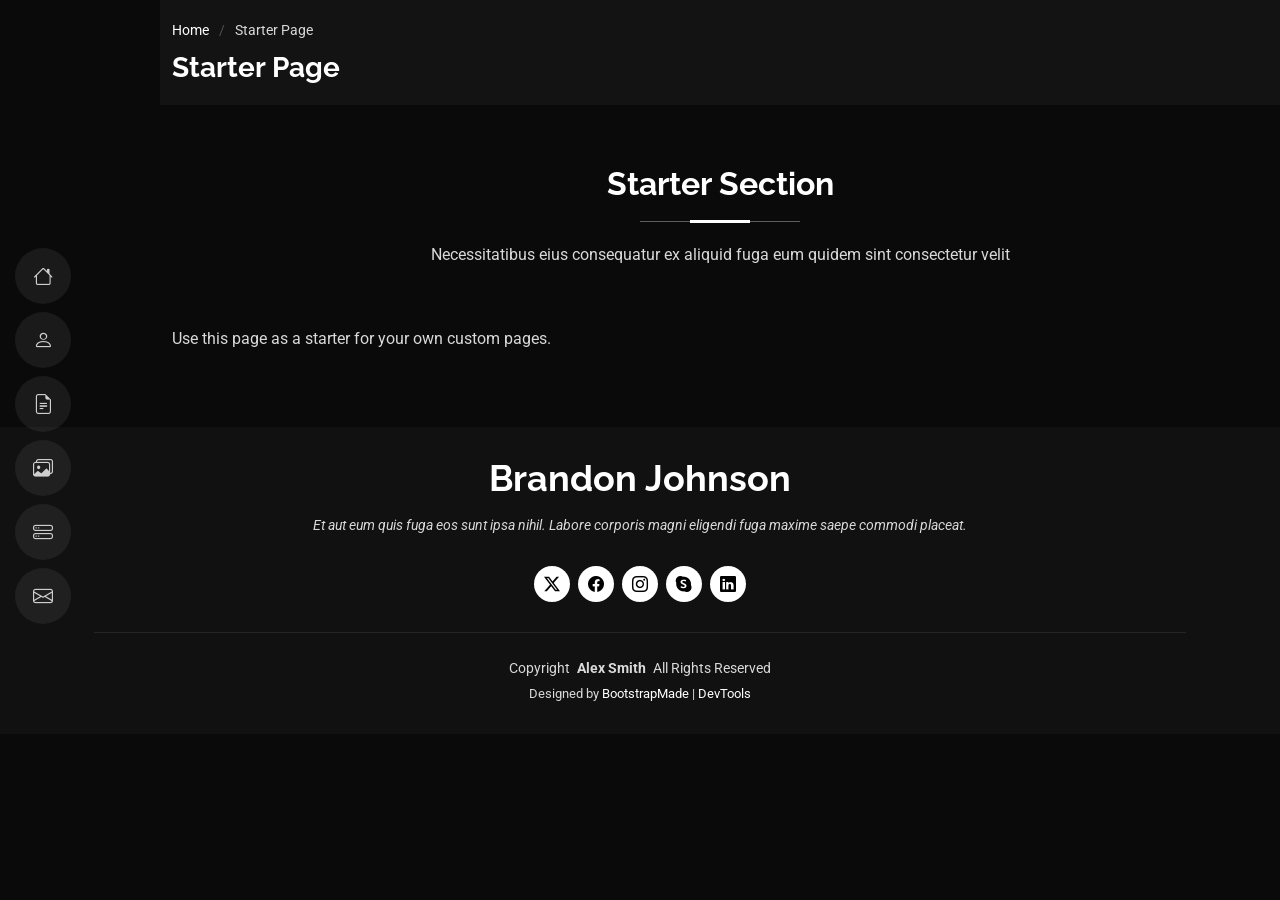
<file: LD10/starter-page.html>
<!DOCTYPE html>
<html lang="en">

<head>
  <meta charset="utf-8">
  <meta content="width=device-width, initial-scale=1.0" name="viewport">
  <title>Starter Page - MyResume Bootstrap Template</title>
  <meta content="" name="description">
  <meta content="" name="keywords">

  <!-- Favicons -->
  <link href="assets/img/favicon.png" rel="icon">
  <link href="assets/img/apple-touch-icon.png" rel="apple-touch-icon">

  <!-- Fonts -->
  <link href="https://fonts.googleapis.com" rel="preconnect">
  <link href="https://fonts.gstatic.com" rel="preconnect" crossorigin>
  <link href="https://fonts.googleapis.com/css2?family=Roboto:ital,wght@0,100;0,300;0,400;0,500;0,700;0,900;1,100;1,300;1,400;1,500;1,700;1,900&family=Poppins:ital,wght@0,100;0,200;0,300;0,400;0,500;0,600;0,700;0,800;0,900;1,100;1,200;1,300;1,400;1,500;1,600;1,700;1,800;1,900&family=Raleway:ital,wght@0,100;0,200;0,300;0,400;0,500;0,600;0,700;0,800;0,900;1,100;1,200;1,300;1,400;1,500;1,600;1,700;1,800;1,900&display=swap" rel="stylesheet">

  <!-- Vendor CSS Files -->
  <link href="assets/vendor/bootstrap/css/bootstrap.min.css" rel="stylesheet">
  <link href="assets/vendor/bootstrap-icons/bootstrap-icons.css" rel="stylesheet">
  <link href="assets/vendor/aos/aos.css" rel="stylesheet">
  <link href="assets/vendor/glightbox/css/glightbox.min.css" rel="stylesheet">
  <link href="assets/vendor/swiper/swiper-bundle.min.css" rel="stylesheet">

  <!-- Main CSS File -->
  <link href="assets/css/main.css" rel="stylesheet">

  <!-- =======================================================
  * Template Name: MyResume
  * Template URL: https://bootstrapmade.com/free-html-bootstrap-template-my-resume/
  * Updated: Jun 29 2024 with Bootstrap v5.3.3
  * Author: BootstrapMade.com
  * License: https://bootstrapmade.com/license/
  ======================================================== -->
</head>

<body class="starter-page-page">

  <header id="header" class="header d-flex flex-column justify-content-center">

    <i class="header-toggle d-xl-none bi bi-list"></i>

    <nav id="navmenu" class="navmenu">
      <ul>
        <li><a href="#hero"><i class="bi bi-house navicon"></i><span>Home</span></a></li>
        <li><a href="#about"><i class="bi bi-person navicon"></i><span>About</span></a></li>
        <li><a href="#resume"><i class="bi bi-file-earmark-text navicon"></i><span>Resume</span></a></li>
        <li><a href="#portfolio"><i class="bi bi-images navicon"></i><span>Portfolio</span></a></li>
        <li><a href="#services"><i class="bi bi-hdd-stack navicon"></i><span>Services</span></a></li>
        <li><a href="#contact"><i class="bi bi-envelope navicon"></i><span>Contact</span></a></li>
      </ul>
    </nav>

  </header>

  <main class="main">

    <!-- Page Title -->
    <div class="page-title" data-aos="fade">
      <div class="container">
        <nav class="breadcrumbs">
          <ol>
            <li><a href="index.html">Home</a></li>
            <li class="current">Starter Page</li>
          </ol>
        </nav>
        <h1>Starter Page</h1>
      </div>
    </div><!-- End Page Title -->

    <!-- Starter Section Section -->
    <section id="starter-section" class="starter-section section">

      <!-- Section Title -->
      <div class="container section-title" data-aos="fade-up">
        <h2>Starter Section</h2>
        <p>Necessitatibus eius consequatur ex aliquid fuga eum quidem sint consectetur velit</p>
      </div><!-- End Section Title -->

      <div class="container" data-aos="fade-up">
        <p>Use this page as a starter for your own custom pages.</p>
      </div>

    </section><!-- /Starter Section Section -->

  </main>

  <footer id="footer" class="footer position-relative light-background">
    <div class="container">
      <h3 class="sitename">Brandon Johnson</h3>
      <p>Et aut eum quis fuga eos sunt ipsa nihil. Labore corporis magni eligendi fuga maxime saepe commodi placeat.</p>
      <div class="social-links d-flex justify-content-center">
        <a href=""><i class="bi bi-twitter-x"></i></a>
        <a href=""><i class="bi bi-facebook"></i></a>
        <a href=""><i class="bi bi-instagram"></i></a>
        <a href=""><i class="bi bi-skype"></i></a>
        <a href=""><i class="bi bi-linkedin"></i></a>
      </div>
      <div class="container">
        <div class="copyright">
          <span>Copyright</span> <strong class="px-1 sitename">Alex Smith</strong> <span>All Rights Reserved</span>
        </div>
        <div class="credits">
          <!-- All the links in the footer should remain intact. -->
          <!-- You can delete the links only if you've purchased the pro version. -->
          <!-- Licensing information: https://bootstrapmade.com/license/ -->
          <!-- Purchase the pro version with working PHP/AJAX contact form: [buy-url] -->
          Designed by <a href="https://bootstrapmade.com/">BootstrapMade</a> | <a href="https://bootstrapmade.com/tools/">DevTools</a>
        </div>
      </div>
    </div>
  </footer>

  <!-- Scroll Top -->
  <a href="#" id="scroll-top" class="scroll-top d-flex align-items-center justify-content-center"><i class="bi bi-arrow-up-short"></i></a>

  <!-- Preloader -->
  <div id="preloader"></div>

  <!-- Vendor JS Files -->
  <script src="assets/vendor/bootstrap/js/bootstrap.bundle.min.js"></script>
  <script src="assets/vendor/php-email-form/validate.js"></script>
  <script src="assets/vendor/aos/aos.js"></script>
  <script src="assets/vendor/typed.js/typed.umd.js"></script>
  <script src="assets/vendor/purecounter/purecounter_vanilla.js"></script>
  <script src="assets/vendor/waypoints/noframework.waypoints.js"></script>
  <script src="assets/vendor/glightbox/js/glightbox.min.js"></script>
  <script src="assets/vendor/imagesloaded/imagesloaded.pkgd.min.js"></script>
  <script src="assets/vendor/isotope-layout/isotope.pkgd.min.js"></script>
  <script src="assets/vendor/swiper/swiper-bundle.min.js"></script>

  <!-- Main JS File -->
  <script src="assets/js/main.js"></script>

</body>

</html>
</file>
<file: LD10/assets/css/custom.css>
/*==============================================================
  custom.css – nuosavi CV svetainės stiliai (LD9)
  Autorius: Vakaris Perliba
  Šis failas įkeliamas PO main.css, todėl jo taisyklės
  perrašo šablono stilius.
==============================================================*/

/*--------------------------------------------------------------
# 0. Spalvos ir šriftų kintamieji
--------------------------------------------------------------*/
:root {
  /* Šriftų šeimos */
  --default-font: "Inter", system-ui, -apple-system, "Segoe UI", Arial, sans-serif;
  --heading-font: "Space Grotesk", "Inter", sans-serif;
  --mono-font: "JetBrains Mono", Consolas, "Courier New", monospace;

  /* Akcento spalva: turkio (vietoj šablono baltos) */
  --accent-color: #2dd4bf;
  --accent-light: #5eead4;
  --accent-dark: #0f766e;
  --contrast-color: #042f2a;   /* tekstas ant turkio fono */
  --surface-color: #141818;
  --border-soft: rgba(45, 212, 191, 0.18);
  --text-muted: #a3b3b1;
}

/*--------------------------------------------------------------
# 1. Šriftai (Typography)
--------------------------------------------------------------*/
body {
  font-family: var(--default-font);
  font-size: 16px;
  line-height: 1.75;
  letter-spacing: 0.005em;
}

h1, h2, h3, h4, h5, h6 {
  font-family: var(--heading-font);
  color: #f2fbfa;
  letter-spacing: -0.01em;
}

h1 {
  font-size: 3rem;
  font-weight: 700;
  line-height: 1.1;
}

h2 {
  font-size: 2.1rem;
  font-weight: 700;
  line-height: 1.2;
}

h3 {
  font-size: 1.45rem;
  font-weight: 600;
  color: var(--accent-light);
}

h4 {
  font-size: 1.15rem;
  font-weight: 600;
}

h5 {
  font-family: var(--mono-font);
  font-size: 0.9rem;
  font-weight: 500;
  color: var(--accent-color);
}

h6 {
  font-family: var(--mono-font);
  font-size: 0.8rem;
  font-weight: 500;
  text-transform: uppercase;
  letter-spacing: 0.12em;
  color: var(--text-muted);
}

p {
  color: #cdd6d5;
  font-size: 1rem;
  line-height: 1.8;
  margin-bottom: 1.1rem;
}

/* Skilčių antraštės */
.section-title h2 {
  font-size: 2.4rem;
  text-transform: uppercase;
  letter-spacing: 0.06em;
}

.section-title h2::after {
  width: 80px;
  height: 4px;
  border-radius: 4px;
  background: linear-gradient(90deg, var(--accent-color), var(--accent-light));
}

.section-title p {
  color: var(--text-muted);
  font-size: 1.05rem;
}

/* Pradinio ekrano vardas ir šūkis */
.hero h2 {
  font-size: 4rem;
  font-weight: 700;
  letter-spacing: -0.02em;
}

.hero p {
  font-family: var(--mono-font);
  color: #e6f4f2;
}

.hero p span {
  color: var(--accent-color);
  border-bottom: 2px solid var(--accent-color);
}

/* Apie skilties citata ir resume pavadinimai */
.about .content h2 {
  font-size: 1.7rem;
  color: #f2fbfa;
}

.about .content .fst-italic {
  font-style: normal !important;
  font-size: 1.1rem;
  color: #e6f4f2;
  border-left: 3px solid var(--accent-color);
  padding-left: 18px !important;
}

.resume .resume-title {
  font-size: 1.6rem;
  color: var(--accent-light);
}

.resume .resume-item h4 {
  text-transform: none;
  font-size: 1.15rem;
  line-height: 1.4;
  color: #f2fbfa;
}

/*--------------------------------------------------------------
# 2. Mygtukai ir jų pseudo-klasės
--------------------------------------------------------------*/
.btn-cv,
.contact .php-email-form button[type=submit] {
  display: inline-flex;
  align-items: center;
  gap: 8px;
  font-family: var(--heading-font);
  font-weight: 600;
  font-size: 1rem;
  padding: 12px 28px;
  border-radius: 10px;
  border: 2px solid var(--accent-color);
  cursor: pointer;
  transition: transform 0.2s ease, box-shadow 0.2s ease, background-color 0.2s ease, color 0.2s ease;
}

/* Pagrindinis (užpildytas) mygtukas */
.btn-cv-primary,
.contact .php-email-form button[type=submit] {
  background: var(--accent-color);
  color: var(--contrast-color);
}

.btn-cv-primary:hover,
.contact .php-email-form button[type=submit]:hover {
  background: var(--accent-light);
  border-color: var(--accent-light);
  color: var(--contrast-color);
  transform: translateY(-3px);
  box-shadow: 0 10px 24px rgba(45, 212, 191, 0.35);
}

/* Kontūrinis mygtukas */
.btn-cv-outline {
  background: transparent;
  color: var(--accent-light);
}

.btn-cv-outline:hover {
  background: rgba(45, 212, 191, 0.12);
  color: #ffffff;
  transform: translateY(-3px);
  box-shadow: 0 10px 24px rgba(45, 212, 191, 0.2);
}

/* Paspaudimo būsena (:active) – mygtukas „įspaudžiamas“ */
.btn-cv:active,
.contact .php-email-form button[type=submit]:active {
  transform: translateY(1px) scale(0.97);
  box-shadow: inset 0 3px 8px rgba(0, 0, 0, 0.35);
  background: var(--accent-dark);
  border-color: var(--accent-dark);
  color: #ffffff;
}

.btn-cv:focus-visible,
.contact .php-email-form button[type=submit]:focus-visible {
  outline: 3px solid var(--accent-light);
  outline-offset: 3px;
}

.hero .hero-buttons {
  display: flex;
  flex-wrap: wrap;
  gap: 14px;
  margin: 26px 0 10px;
}

/* Darbų filtrai kaip mygtukai */
.portfolio .portfolio-filters li {
  border: 1px solid var(--border-soft);
  border-radius: 10px;
  margin: 0 4px 8px;
  color: #dbe7e5;
  transition: transform 0.2s ease, background-color 0.2s ease, color 0.2s ease;
}

.portfolio .portfolio-filters li:hover {
  background: rgba(45, 212, 191, 0.12);
  color: #ffffff;
  transform: translateY(-2px);
}

.portfolio .portfolio-filters li.filter-active {
  background: var(--accent-color);
  border-color: var(--accent-color);
  color: var(--contrast-color);
}

.portfolio .portfolio-filters li:active {
  transform: scale(0.95);
}

/*--------------------------------------------------------------
# 3. Nuorodos
--------------------------------------------------------------*/
a {
  color: var(--accent-color);
}

a:hover {
  color: var(--accent-light);
}

/* Tekstinės nuorodos su animuotu pabraukimu */
.about .content a,
.contact .info-item a,
.footer a {
  color: var(--accent-light);
  font-weight: 500;
  background-image: linear-gradient(var(--accent-color), var(--accent-color));
  background-size: 0% 2px;
  background-position: 0 100%;
  background-repeat: no-repeat;
  padding-bottom: 2px;
  transition: background-size 0.3s ease, color 0.3s ease;
}

.about .content a:hover,
.contact .info-item a:hover,
.footer a:hover {
  color: #ffffff;
  background-size: 100% 2px;
}

.about .content a:active,
.contact .info-item a:active {
  color: var(--accent-color);
}

/*--------------------------------------------------------------
# 4. Tarpai (margin / padding) ir turinio blokai
--------------------------------------------------------------*/

/* Bendri skilčių tarpai */
.about.section,
.resume.section,
.portfolio.section {
  padding: 100px 0 90px;
}

.section-title {
  padding-bottom: 48px;
}

/* --- Apie --- */
.about .row.gy-4 {
  --bs-gutter-x: 3rem;
}

.about .about-photo img {
  border-radius: 20px;
  border: 1px solid var(--border-soft);
  box-shadow: 0 18px 40px rgba(0, 0, 0, 0.55), 0 0 0 6px rgba(45, 212, 191, 0.06);
}

.about .content {
  background: var(--surface-color);
  border: 1px solid var(--border-soft);
  border-radius: 20px;
  padding: 36px 40px;
  box-shadow: 0 14px 34px rgba(0, 0, 0, 0.45);
}

.about .content ul li {
  margin-bottom: 14px;
}

/* --- Patirtis --- */
.resume .row {
  --bs-gutter-x: 3rem;
}

.resume .resume-title {
  margin-top: 36px;
  margin-bottom: 22px;
}

.resume .resume-item {
  background: var(--surface-color);
  border: 1px solid var(--border-soft);
  border-left: 3px solid var(--accent-color);
  border-radius: 0 14px 14px 0;
  padding: 22px 26px;
  margin: 0 0 22px 10px;
  box-shadow: 0 8px 22px rgba(0, 0, 0, 0.35);
}

.resume .resume-item:last-child {
  padding-bottom: 22px;
}

.resume .resume-item > :last-child,
.resume .resume-item ul li:last-child {
  margin-bottom: 0;
  padding-bottom: 0;
}

.resume .resume-item::before {
  left: -11px;
  top: 24px;
  background: var(--accent-color);
  border-color: var(--background-color);
  box-shadow: 0 0 0 3px var(--accent-color);
}

.resume .resume-item h5 {
  background: rgba(45, 212, 191, 0.1);
  border-radius: 6px;
  padding: 3px 12px;
}

/* --- Atlikti darbai --- */
.portfolio .isotope-container {
  --bs-gutter-x: 2rem;
  --bs-gutter-y: 2rem;
}

.portfolio .portfolio-item {
  border-radius: 16px;
  overflow: hidden;
  border: 1px solid var(--border-soft);
  box-shadow: 0 12px 30px rgba(0, 0, 0, 0.5);
  padding: 0;
}

.portfolio .portfolio-item img {
  border-radius: 0;
}

.portfolio .portfolio-item .portfolio-info {
  border-radius: 12px;
  padding: 16px 20px;
}

/* --- Paslaugos --- */
.services .service-item {
  border: 1px solid var(--border-soft);
  border-radius: 18px;
  box-shadow: 0 12px 28px rgba(0, 0, 0, 0.4);
}

.services .services-media {
  border-radius: 14px;
  box-shadow: 0 12px 28px rgba(0, 0, 0, 0.45);
}

.services .ratio {
  border-radius: 14px;
  overflow: hidden;
  box-shadow: 0 12px 28px rgba(0, 0, 0, 0.45);
}

/* --- Kontaktai --- */
.contact .php-email-form {
  border: 1px solid var(--border-soft);
  border-radius: 18px;
  box-shadow: 0 12px 28px rgba(0, 0, 0, 0.4);
}

.contact .php-email-form {
  background: var(--surface-color);
  padding: 32px;
}

.contact .php-email-form input[type=text],
.contact .php-email-form input[type=email],
.contact .php-email-form textarea {
  border-radius: 10px;
}

.contact .info-item i {
  border-radius: 12px;
  background: rgba(45, 212, 191, 0.12);
  color: var(--accent-color);
}

/*--------------------------------------------------------------
# 5. Pasirinkti komponentai
--------------------------------------------------------------*/

/* 5.1 Navigacijos meniu */
.navmenu a,
.navmenu a:focus {
  font-family: var(--heading-font);
  font-weight: 500;
  background: #121616;
  border: 1px solid var(--border-soft);
  border-radius: 14px;
  box-shadow: 0 6px 16px rgba(0, 0, 0, 0.45);
  margin-bottom: 10px;
}

.navmenu a i,
.navmenu a:focus i {
  color: var(--accent-color);
}

.navmenu a:hover,
.navmenu .active,
.navmenu .active:focus,
.navmenu li:hover > a {
  background: linear-gradient(135deg, var(--accent-color), var(--accent-light));
  border-color: transparent;
  color: var(--contrast-color);
  box-shadow: 0 8px 22px rgba(45, 212, 191, 0.35);
}

.navmenu a:hover i,
.navmenu .active i,
.navmenu li:hover > a i {
  color: var(--contrast-color);
}

/* 5.2 Įgūdžių progreso juostos */
.skills .progress .skill {
  font-family: var(--mono-font);
  text-transform: none;
  font-size: 0.95rem;
}

.skills .progress .skill .val {
  color: var(--accent-light);
}

.skills .progress-bar-wrap {
  height: 12px;
  border-radius: 999px;
  background: #1b2423;
  border: 1px solid var(--border-soft);
  overflow: hidden;
}

.skills .progress-bar {
  height: 100%;
  border-radius: 999px;
  background: linear-gradient(90deg, var(--accent-dark), var(--accent-color) 60%, var(--accent-light));
  box-shadow: 0 0 12px rgba(45, 212, 191, 0.55);
}

/* 5.3 Mygtukas „į viršų“ */
.scroll-top {
  width: 48px;
  height: 48px;
  border-radius: 14px;
  background: linear-gradient(135deg, var(--accent-color), var(--accent-light));
  border: 2px solid rgba(255, 255, 255, 0.15);
  box-shadow: 0 10px 24px rgba(45, 212, 191, 0.35);
}

.scroll-top:hover {
  background: var(--accent-light);
  transform: translateY(-3px);
}

/*--------------------------------------------------------------
# 6. Papildoma užduotis: sąrašai (LD8 elementai)
--------------------------------------------------------------*/

/* Nenumeruotas sąrašas: nuosavas žymeklis per ::before */
.services ul.services-list {
  list-style: none;
  padding-left: 0;
}

.services ul.services-list > li {
  position: relative;
  padding: 6px 0 6px 30px;
}

.services ul.services-list > li::before {
  content: "▹";
  position: absolute;
  left: 4px;
  top: 4px;
  color: var(--accent-color);
  font-size: 1.15rem;
}

/* Įdėtinis nenumeruotas sąrašas – kitokia išvaizda */
.services ul.services-list ul {
  list-style: none;
  margin: 8px 0 2px;
  padding: 4px 0 4px 16px;
  border-left: 2px dashed var(--border-soft);
}

.services ul.services-list ul li {
  position: relative;
  padding: 3px 0 3px 18px;
  font-family: var(--mono-font);
  font-size: 0.9rem;
  color: var(--text-muted);
}

.services ul.services-list ul li::before {
  content: "–";
  position: absolute;
  left: 2px;
  color: var(--accent-light);
}

/* Numeruotas sąrašas: CSS skaitikliai (counters) */
.services ol.services-list {
  list-style: none;
  padding-left: 0;
  counter-reset: etapas;
}

.services ol.services-list > li {
  position: relative;
  counter-increment: etapas;
  padding: 8px 0 8px 48px;
  min-height: 44px;
}

.services ol.services-list > li::before {
  content: counter(etapas);
  position: absolute;
  left: 0;
  top: 6px;
  width: 32px;
  height: 32px;
  border-radius: 50%;
  display: flex;
  align-items: center;
  justify-content: center;
  font-family: var(--heading-font);
  font-weight: 700;
  background: var(--accent-color);
  color: var(--contrast-color);
  box-shadow: 0 4px 12px rgba(45, 212, 191, 0.3);
}

/* Įdėtinis numeruotas sąrašas – raidiniai skaitikliai */
.services ol.services-list ol {
  list-style: none;
  counter-reset: poetapis;
  margin: 8px 0 0;
  padding: 10px 14px;
  background: rgba(45, 212, 191, 0.06);
  border-radius: 10px;
}

.services ol.services-list ol li {
  counter-increment: poetapis;
  font-size: 0.92rem;
  color: var(--text-muted);
  padding: 3px 0;
}

.services ol.services-list ol li::before {
  content: counter(etapas) "." counter(poetapis, lower-alpha) " ";
  font-family: var(--mono-font);
  color: var(--accent-light);
  margin-right: 6px;
}

/*--------------------------------------------------------------
# 7. Papildoma užduotis: lentelė
--------------------------------------------------------------*/
.services .services-table {
  border-collapse: separate;
  border-spacing: 0;
  border: 1px solid var(--border-soft);
  border-radius: 14px;
  overflow: hidden;
}

/* Vienodi langelių tarpai ir lygiavimas centre */
.services .services-table th,
.services .services-table td {
  padding: 14px 18px;
  text-align: center;
  vertical-align: middle;
  box-shadow: none;
}

/* Antraštinė eilutė */
.services .services-table thead th {
  background: var(--accent-color);
  color: var(--contrast-color);
  font-family: var(--heading-font);
  font-weight: 700;
  text-transform: uppercase;
  letter-spacing: 0.08em;
  border-bottom: 0;
}

/* Zebra eilutės */
.services .services-table tbody tr:nth-child(odd) > td {
  background-color: #161c1c;
}

.services .services-table tbody tr:nth-child(even) > td {
  background-color: #0f1313;
}

/* Eilutės :hover efektas */
.services .services-table tbody tr:hover > td {
  background-color: rgba(45, 212, 191, 0.14);
  color: #ffffff;
}

.services .services-table tbody td:last-child {
  font-family: var(--mono-font);
  color: var(--accent-light);
  font-weight: 500;
}

/*==============================================================
  LD10 – CSS animacijos
==============================================================*/

/*--------------------------------------------------------------
# 8. Naujos animacijos (@keyframes)
--------------------------------------------------------------*/

/* 8.1 Socialinių tinklų ikonėlių „linguojantis šuolis“
   4 būsenos (0%, 30%, 60%, 100%), keičiamos 3 savybės:
   transform, color ir text-shadow */
@keyframes socialBounce {
  0% {
    transform: translateY(0) rotate(0deg);
    color: #cdd6d5;
    text-shadow: none;
  }
  30% {
    transform: translateY(-8px) rotate(-10deg);
    color: var(--accent-color);
    text-shadow: 0 0 12px rgba(45, 212, 191, 0.7);
  }
  60% {
    transform: translateY(2px) rotate(8deg);
    color: var(--accent-light);
    text-shadow: 0 0 6px rgba(45, 212, 191, 0.4);
  }
  100% {
    transform: translateY(0) rotate(0deg);
    color: #cdd6d5;
    text-shadow: none;
  }
}

.hero .social-links a {
  display: inline-block;
  animation: socialBounce 2.8s ease-in-out infinite;
}

.hero .social-links a:nth-child(2) {
  animation-delay: 0.4s;
}

.hero .social-links a:hover {
  animation-play-state: paused;
}

/* 8.2 Pagrindinio mygtuko pulsuojantis švytėjimas */
@keyframes btnPulse {
  0%, 100% {
    box-shadow: 0 0 0 0 rgba(45, 212, 191, 0.55);
  }
  70% {
    box-shadow: 0 0 0 14px rgba(45, 212, 191, 0);
  }
}

.hero .btn-cv-primary {
  animation: btnPulse 2.2s ease-out infinite;
}

.hero .btn-cv-primary:hover,
.hero .btn-cv-primary:active {
  animation: none;
}

/* 8.3 Nuotraukos rėmelio „kvėpavimas“ skiltyje Apie */
@keyframes photoGlow {
  0%, 100% {
    box-shadow: 0 18px 40px rgba(0, 0, 0, 0.55), 0 0 0 6px rgba(45, 212, 191, 0.06);
  }
  50% {
    box-shadow: 0 18px 40px rgba(0, 0, 0, 0.55), 0 0 0 10px rgba(45, 212, 191, 0.18);
  }
}

.about .about-photo img {
  animation: photoGlow 4s ease-in-out infinite;
}

/*--------------------------------------------------------------
# 9. Krovimo indikatorius (Loading Indicator) – tik CSS
--------------------------------------------------------------*/
.cv-loader {
  display: flex;
  align-items: center;
  justify-content: center;
  gap: 18px;
  margin-top: 26px;
}

/* Besisukantis apskritimas (spinner) */
.cv-loader-ring {
  width: 34px;
  height: 34px;
  border-radius: 50%;
  border: 3px solid rgba(45, 212, 191, 0.15);
  border-top-color: var(--accent-color);
  border-right-color: var(--accent-light);
  animation: loaderSpin 1s linear infinite;
}

@keyframes loaderSpin {
  to {
    transform: rotate(360deg);
  }
}

/* Pulsuojantys taškai (pulsing dots) */
.cv-loader-dots {
  display: flex;
  gap: 8px;
}

.cv-loader-dots i {
  width: 10px;
  height: 10px;
  border-radius: 50%;
  background: var(--accent-color);
  animation: loaderDot 1.2s ease-in-out infinite;
}

.cv-loader-dots i:nth-child(2) {
  animation-delay: 0.2s;
}

.cv-loader-dots i:nth-child(3) {
  animation-delay: 0.4s;
}

@keyframes loaderDot {
  0%, 80%, 100% {
    transform: scale(0.5);
    opacity: 0.35;
  }
  40% {
    transform: scale(1.15);
    opacity: 1;
  }
}

/*--------------------------------------------------------------
# 10. Animuoti dekoratyviniai skilčių antraščių pseudo-elementai
--------------------------------------------------------------*/

/* ::before – kodo žymė „</>“ virš antraštės, plūduriuoja ir mirksi */
.section-title h2::before {
  content: "</>";
  position: absolute;
  left: 50%;
  top: -34px;
  bottom: auto;
  right: auto;
  width: auto;
  height: auto;
  margin: 0;
  background: none;
  font-family: var(--mono-font);
  font-size: 0.95rem;
  font-weight: 500;
  letter-spacing: 0.1em;
  color: var(--accent-color);
  transform: translateX(-50%);
  animation: titleTagFloat 3s ease-in-out infinite;
  pointer-events: none;
}

@keyframes titleTagFloat {
  0%, 100% {
    transform: translate(-50%, 0);
    opacity: 0.45;
  }
  50% {
    transform: translate(-50%, -6px);
    opacity: 1;
  }
}

/* ::after – apatinė juosta su bėgančiu gradientu ir kintančiu pločiu */
.section-title h2::after {
  width: 80px;
  height: 4px;
  border-radius: 4px;
  background: linear-gradient(90deg, var(--accent-dark), var(--accent-light), var(--accent-color), var(--accent-dark));
  background-size: 300% 100%;
  animation: titleBar 3.5s ease-in-out infinite;
}

@keyframes titleBar {
  0% {
    width: 60px;
    background-position: 0% 50%;
  }
  50% {
    width: 140px;
    background-position: 100% 50%;
  }
  100% {
    width: 60px;
    background-position: 0% 50%;
  }
}

/*--------------------------------------------------------------
# 11. Papildoma: animuotas gradientinis Paslaugų fonas
--------------------------------------------------------------*/
.services.section {
  background: linear-gradient(125deg, #0a0a0a 0%, #052622 30%, #0a0a0a 55%, #071a26 80%, #0a0a0a 100%);
  background-size: 300% 300%;
  animation: servicesGradient 16s ease-in-out infinite;
}

@keyframes servicesGradient {
  0% {
    background-position: 0% 50%;
  }
  50% {
    background-position: 100% 50%;
  }
  100% {
    background-position: 0% 50%;
  }
}

/*--------------------------------------------------------------
# 12. Papildoma: animuotos CSS figūros skiltyje Apie
--------------------------------------------------------------*/
.about.section {
  position: relative;
}

.about > .container {
  position: relative;
  z-index: 1;
}

.about-shapes {
  position: absolute;
  inset: 0;
  overflow: hidden;
  pointer-events: none;
  z-index: 0;
}

.about-shapes .shape {
  position: absolute;
  display: block;
}

/* Apskritimas – plūduriuoja (floating) */
.about-shapes .shape-circle {
  width: 90px;
  height: 90px;
  border-radius: 50%;
  background: radial-gradient(circle at 30% 30%, var(--accent-light), var(--accent-dark));
  opacity: 0.35;
  top: 70px;
  left: 3%;
  animation: shapeFloat 7s ease-in-out infinite;
}

@keyframes shapeFloat {
  0%, 100% {
    transform: translate(0, 0);
  }
  25% {
    transform: translate(18px, -22px);
  }
  50% {
    transform: translate(-10px, -38px);
  }
  75% {
    transform: translate(-20px, -12px);
  }
}

/* Trikampis (iš kraštinių) – sukasi (rotating) */
.about-shapes .shape-triangle {
  width: 0;
  height: 0;
  border-left: 34px solid transparent;
  border-right: 34px solid transparent;
  border-bottom: 58px solid rgba(45, 212, 191, 0.4);
  top: 120px;
  right: 4%;
  animation: shapeRotate 12s linear infinite;
}

@keyframes shapeRotate {
  to {
    transform: rotate(360deg);
  }
}

/* Kvadratas – didėja ir sukasi (scaling) */
.about-shapes .shape-square {
  width: 46px;
  height: 46px;
  border: 3px solid var(--accent-color);
  border-radius: 8px;
  opacity: 0.45;
  bottom: 80px;
  left: 6%;
  animation: shapeScale 5s ease-in-out infinite;
}

@keyframes shapeScale {
  0%, 100% {
    transform: scale(0.8) rotate(0deg);
  }
  50% {
    transform: scale(1.35) rotate(45deg);
  }
}

/* Žiedas – plūduriuoja kita kryptimi ir pulsuoja */
.about-shapes .shape-ring {
  width: 70px;
  height: 70px;
  border-radius: 50%;
  border: 6px solid rgba(94, 234, 212, 0.35);
  bottom: 60px;
  right: 7%;
  animation: ringDrift 8s ease-in-out infinite;
}

@keyframes ringDrift {
  0%, 100% {
    transform: translate(0, 0) scale(1);
  }
  33% {
    transform: translate(-24px, 14px) scale(1.2);
  }
  66% {
    transform: translate(10px, -20px) scale(0.85);
  }
}

/*--------------------------------------------------------------
# 13. Prieinamumas: mažiau judesio, jei vartotojas to prašo
--------------------------------------------------------------*/
@media (prefers-reduced-motion: reduce) {
  .hero .social-links a,
  .hero .btn-cv-primary,
  .about .about-photo img,
  .cv-loader-ring,
  .cv-loader-dots i,
  .section-title h2::before,
  .section-title h2::after,
  .services.section,
  .about-shapes .shape {
    animation: none;
  }
}
</file>
<file: LD11/assets/css/custom.css>
/*==============================================================
  custom.css – nuosavi CV svetainės stiliai (LD9)
  Autorius: Vakaris Perliba
  Šis failas įkeliamas PO main.css, todėl jo taisyklės
  perrašo šablono stilius.
==============================================================*/

/*--------------------------------------------------------------
# 0. Spalvos ir šriftų kintamieji
--------------------------------------------------------------*/
:root {
  /* Šriftų šeimos */
  --default-font: "Inter", system-ui, -apple-system, "Segoe UI", Arial, sans-serif;
  --heading-font: "Space Grotesk", "Inter", sans-serif;
  --mono-font: "JetBrains Mono", Consolas, "Courier New", monospace;

  /* Akcento spalva: turkio (vietoj šablono baltos) */
  --accent-color: #2dd4bf;
  --accent-light: #5eead4;
  --accent-dark: #0f766e;
  --contrast-color: #042f2a;   /* tekstas ant turkio fono */
  --surface-color: #141818;
  --border-soft: rgba(45, 212, 191, 0.18);
  --text-muted: #a3b3b1;
}

/*--------------------------------------------------------------
# 1. Šriftai (Typography)
--------------------------------------------------------------*/
body {
  font-family: var(--default-font);
  font-size: 16px;
  line-height: 1.75;
  letter-spacing: 0.005em;
}

h1, h2, h3, h4, h5, h6 {
  font-family: var(--heading-font);
  color: #f2fbfa;
  letter-spacing: -0.01em;
}

h1 {
  font-size: 3rem;
  font-weight: 700;
  line-height: 1.1;
}

h2 {
  font-size: 2.1rem;
  font-weight: 700;
  line-height: 1.2;
}

h3 {
  font-size: 1.45rem;
  font-weight: 600;
  color: var(--accent-light);
}

h4 {
  font-size: 1.15rem;
  font-weight: 600;
}

h5 {
  font-family: var(--mono-font);
  font-size: 0.9rem;
  font-weight: 500;
  color: var(--accent-color);
}

h6 {
  font-family: var(--mono-font);
  font-size: 0.8rem;
  font-weight: 500;
  text-transform: uppercase;
  letter-spacing: 0.12em;
  color: var(--text-muted);
}

p {
  color: #cdd6d5;
  font-size: 1rem;
  line-height: 1.8;
  margin-bottom: 1.1rem;
}

/* Skilčių antraštės */
.section-title h2 {
  font-size: 2.4rem;
  text-transform: uppercase;
  letter-spacing: 0.06em;
}

.section-title h2::after {
  width: 80px;
  height: 4px;
  border-radius: 4px;
  background: linear-gradient(90deg, var(--accent-color), var(--accent-light));
}

.section-title p {
  color: var(--text-muted);
  font-size: 1.05rem;
}

/* Pradinio ekrano vardas ir šūkis */
.hero h2 {
  font-size: 4rem;
  font-weight: 700;
  letter-spacing: -0.02em;
}

.hero p {
  font-family: var(--mono-font);
  color: #e6f4f2;
}

.hero p span {
  color: var(--accent-color);
  border-bottom: 2px solid var(--accent-color);
}

/* Apie skilties citata ir resume pavadinimai */
.about .content h2 {
  font-size: 1.7rem;
  color: #f2fbfa;
}

.about .content .fst-italic {
  font-style: normal !important;
  font-size: 1.1rem;
  color: #e6f4f2;
  border-left: 3px solid var(--accent-color);
  padding-left: 18px !important;
}

.resume .resume-title {
  font-size: 1.6rem;
  color: var(--accent-light);
}

.resume .resume-item h4 {
  text-transform: none;
  font-size: 1.15rem;
  line-height: 1.4;
  color: #f2fbfa;
}

/*--------------------------------------------------------------
# 2. Mygtukai ir jų pseudo-klasės
--------------------------------------------------------------*/
.btn-cv,
.contact .php-email-form button[type=submit] {
  display: inline-flex;
  align-items: center;
  gap: 8px;
  font-family: var(--heading-font);
  font-weight: 600;
  font-size: 1rem;
  padding: 12px 28px;
  border-radius: 10px;
  border: 2px solid var(--accent-color);
  cursor: pointer;
  transition: transform 0.2s ease, box-shadow 0.2s ease, background-color 0.2s ease, color 0.2s ease;
}

/* Pagrindinis (užpildytas) mygtukas */
.btn-cv-primary,
.contact .php-email-form button[type=submit] {
  background: var(--accent-color);
  color: var(--contrast-color);
}

.btn-cv-primary:hover,
.contact .php-email-form button[type=submit]:hover {
  background: var(--accent-light);
  border-color: var(--accent-light);
  color: var(--contrast-color);
  transform: translateY(-3px);
  box-shadow: 0 10px 24px rgba(45, 212, 191, 0.35);
}

/* Kontūrinis mygtukas */
.btn-cv-outline {
  background: transparent;
  color: var(--accent-light);
}

.btn-cv-outline:hover {
  background: rgba(45, 212, 191, 0.12);
  color: #ffffff;
  transform: translateY(-3px);
  box-shadow: 0 10px 24px rgba(45, 212, 191, 0.2);
}

/* Paspaudimo būsena (:active) – mygtukas „įspaudžiamas“ */
.btn-cv:active,
.contact .php-email-form button[type=submit]:active {
  transform: translateY(1px) scale(0.97);
  box-shadow: inset 0 3px 8px rgba(0, 0, 0, 0.35);
  background: var(--accent-dark);
  border-color: var(--accent-dark);
  color: #ffffff;
}

.btn-cv:focus-visible,
.contact .php-email-form button[type=submit]:focus-visible {
  outline: 3px solid var(--accent-light);
  outline-offset: 3px;
}

.hero .hero-buttons {
  display: flex;
  flex-wrap: wrap;
  gap: 14px;
  margin: 26px 0 10px;
}

/* Darbų filtrai kaip mygtukai */
.portfolio .portfolio-filters li {
  border: 1px solid var(--border-soft);
  border-radius: 10px;
  margin: 0 4px 8px;
  color: #dbe7e5;
  transition: transform 0.2s ease, background-color 0.2s ease, color 0.2s ease;
}

.portfolio .portfolio-filters li:hover {
  background: rgba(45, 212, 191, 0.12);
  color: #ffffff;
  transform: translateY(-2px);
}

.portfolio .portfolio-filters li.filter-active {
  background: var(--accent-color);
  border-color: var(--accent-color);
  color: var(--contrast-color);
}

.portfolio .portfolio-filters li:active {
  transform: scale(0.95);
}

/*--------------------------------------------------------------
# 3. Nuorodos
--------------------------------------------------------------*/
a {
  color: var(--accent-color);
}

a:hover {
  color: var(--accent-light);
}

/* Tekstinės nuorodos su animuotu pabraukimu */
.about .content a,
.contact .info-item a,
.footer a {
  color: var(--accent-light);
  font-weight: 500;
  background-image: linear-gradient(var(--accent-color), var(--accent-color));
  background-size: 0% 2px;
  background-position: 0 100%;
  background-repeat: no-repeat;
  padding-bottom: 2px;
  transition: background-size 0.3s ease, color 0.3s ease;
}

.about .content a:hover,
.contact .info-item a:hover,
.footer a:hover {
  color: #ffffff;
  background-size: 100% 2px;
}

.about .content a:active,
.contact .info-item a:active {
  color: var(--accent-color);
}

/*--------------------------------------------------------------
# 4. Tarpai (margin / padding) ir turinio blokai
--------------------------------------------------------------*/

/* Bendri skilčių tarpai */
.about.section,
.resume.section,
.portfolio.section {
  padding: 100px 0 90px;
}

.section-title {
  padding-bottom: 48px;
}

/* --- Apie --- */
.about .row.gy-4 {
  --bs-gutter-x: 3rem;
}

.about .about-photo img {
  border-radius: 20px;
  border: 1px solid var(--border-soft);
  box-shadow: 0 18px 40px rgba(0, 0, 0, 0.55), 0 0 0 6px rgba(45, 212, 191, 0.06);
}

.about .content {
  background: var(--surface-color);
  border: 1px solid var(--border-soft);
  border-radius: 20px;
  padding: 36px 40px;
  box-shadow: 0 14px 34px rgba(0, 0, 0, 0.45);
}

.about .content ul li {
  margin-bottom: 14px;
}

/* --- Patirtis --- */
.resume .row {
  --bs-gutter-x: 3rem;
}

.resume .resume-title {
  margin-top: 36px;
  margin-bottom: 22px;
}

.resume .resume-item {
  background: var(--surface-color);
  border: 1px solid var(--border-soft);
  border-left: 3px solid var(--accent-color);
  border-radius: 0 14px 14px 0;
  padding: 22px 26px;
  margin: 0 0 22px 10px;
  box-shadow: 0 8px 22px rgba(0, 0, 0, 0.35);
}

.resume .resume-item:last-child {
  padding-bottom: 22px;
}

.resume .resume-item > :last-child,
.resume .resume-item ul li:last-child {
  margin-bottom: 0;
  padding-bottom: 0;
}

.resume .resume-item::before {
  left: -11px;
  top: 24px;
  background: var(--accent-color);
  border-color: var(--background-color);
  box-shadow: 0 0 0 3px var(--accent-color);
}

.resume .resume-item h5 {
  background: rgba(45, 212, 191, 0.1);
  border-radius: 6px;
  padding: 3px 12px;
}

/* --- Atlikti darbai --- */
.portfolio .isotope-container {
  --bs-gutter-x: 2rem;
  --bs-gutter-y: 2rem;
}

.portfolio .portfolio-item {
  border-radius: 16px;
  overflow: hidden;
  border: 1px solid var(--border-soft);
  box-shadow: 0 12px 30px rgba(0, 0, 0, 0.5);
  padding: 0;
}

.portfolio .portfolio-item img {
  border-radius: 0;
}

.portfolio .portfolio-item .portfolio-info {
  border-radius: 12px;
  padding: 16px 20px;
}

/* --- Paslaugos --- */
.services .service-item {
  border: 1px solid var(--border-soft);
  border-radius: 18px;
  box-shadow: 0 12px 28px rgba(0, 0, 0, 0.4);
}

.services .services-media {
  border-radius: 14px;
  box-shadow: 0 12px 28px rgba(0, 0, 0, 0.45);
}

.services .ratio {
  border-radius: 14px;
  overflow: hidden;
  box-shadow: 0 12px 28px rgba(0, 0, 0, 0.45);
}

/* --- Kontaktai --- */
.contact .php-email-form {
  border: 1px solid var(--border-soft);
  border-radius: 18px;
  box-shadow: 0 12px 28px rgba(0, 0, 0, 0.4);
}

.contact .php-email-form {
  background: var(--surface-color);
  padding: 32px;
}

.contact .php-email-form input[type=text],
.contact .php-email-form input[type=email],
.contact .php-email-form textarea {
  border-radius: 10px;
}

.contact .info-item i {
  border-radius: 12px;
  background: rgba(45, 212, 191, 0.12);
  color: var(--accent-color);
}

/*--------------------------------------------------------------
# 5. Pasirinkti komponentai
--------------------------------------------------------------*/

/* 5.1 Navigacijos meniu */
.navmenu a,
.navmenu a:focus {
  font-family: var(--heading-font);
  font-weight: 500;
  background: #121616;
  border: 1px solid var(--border-soft);
  border-radius: 14px;
  box-shadow: 0 6px 16px rgba(0, 0, 0, 0.45);
  margin-bottom: 10px;
}

.navmenu a i,
.navmenu a:focus i {
  color: var(--accent-color);
}

.navmenu a:hover,
.navmenu .active,
.navmenu .active:focus,
.navmenu li:hover > a {
  background: linear-gradient(135deg, var(--accent-color), var(--accent-light));
  border-color: transparent;
  color: var(--contrast-color);
  box-shadow: 0 8px 22px rgba(45, 212, 191, 0.35);
}

.navmenu a:hover i,
.navmenu .active i,
.navmenu li:hover > a i {
  color: var(--contrast-color);
}

/* 5.2 Įgūdžių progreso juostos */
.skills .progress .skill {
  font-family: var(--mono-font);
  text-transform: none;
  font-size: 0.95rem;
}

.skills .progress .skill .val {
  color: var(--accent-light);
}

.skills .progress-bar-wrap {
  height: 12px;
  border-radius: 999px;
  background: #1b2423;
  border: 1px solid var(--border-soft);
  overflow: hidden;
}

.skills .progress-bar {
  height: 100%;
  border-radius: 999px;
  background: linear-gradient(90deg, var(--accent-dark), var(--accent-color) 60%, var(--accent-light));
  box-shadow: 0 0 12px rgba(45, 212, 191, 0.55);
}

/* 5.3 Mygtukas „į viršų“ */
.scroll-top {
  width: 48px;
  height: 48px;
  border-radius: 14px;
  background: linear-gradient(135deg, var(--accent-color), var(--accent-light));
  border: 2px solid rgba(255, 255, 255, 0.15);
  box-shadow: 0 10px 24px rgba(45, 212, 191, 0.35);
}

.scroll-top:hover {
  background: var(--accent-light);
  transform: translateY(-3px);
}

/*--------------------------------------------------------------
# 6. Papildoma užduotis: sąrašai (LD8 elementai)
--------------------------------------------------------------*/

/* Nenumeruotas sąrašas: nuosavas žymeklis per ::before */
.services ul.services-list {
  list-style: none;
  padding-left: 0;
}

.services ul.services-list > li {
  position: relative;
  padding: 6px 0 6px 30px;
}

.services ul.services-list > li::before {
  content: "▹";
  position: absolute;
  left: 4px;
  top: 4px;
  color: var(--accent-color);
  font-size: 1.15rem;
}

/* Įdėtinis nenumeruotas sąrašas – kitokia išvaizda */
.services ul.services-list ul {
  list-style: none;
  margin: 8px 0 2px;
  padding: 4px 0 4px 16px;
  border-left: 2px dashed var(--border-soft);
}

.services ul.services-list ul li {
  position: relative;
  padding: 3px 0 3px 18px;
  font-family: var(--mono-font);
  font-size: 0.9rem;
  color: var(--text-muted);
}

.services ul.services-list ul li::before {
  content: "–";
  position: absolute;
  left: 2px;
  color: var(--accent-light);
}

/* Numeruotas sąrašas: CSS skaitikliai (counters) */
.services ol.services-list {
  list-style: none;
  padding-left: 0;
  counter-reset: etapas;
}

.services ol.services-list > li {
  position: relative;
  counter-increment: etapas;
  padding: 8px 0 8px 48px;
  min-height: 44px;
}

.services ol.services-list > li::before {
  content: counter(etapas);
  position: absolute;
  left: 0;
  top: 6px;
  width: 32px;
  height: 32px;
  border-radius: 50%;
  display: flex;
  align-items: center;
  justify-content: center;
  font-family: var(--heading-font);
  font-weight: 700;
  background: var(--accent-color);
  color: var(--contrast-color);
  box-shadow: 0 4px 12px rgba(45, 212, 191, 0.3);
}

/* Įdėtinis numeruotas sąrašas – raidiniai skaitikliai */
.services ol.services-list ol {
  list-style: none;
  counter-reset: poetapis;
  margin: 8px 0 0;
  padding: 10px 14px;
  background: rgba(45, 212, 191, 0.06);
  border-radius: 10px;
}

.services ol.services-list ol li {
  counter-increment: poetapis;
  font-size: 0.92rem;
  color: var(--text-muted);
  padding: 3px 0;
}

.services ol.services-list ol li::before {
  content: counter(etapas) "." counter(poetapis, lower-alpha) " ";
  font-family: var(--mono-font);
  color: var(--accent-light);
  margin-right: 6px;
}

/*--------------------------------------------------------------
# 7. Papildoma užduotis: lentelė
--------------------------------------------------------------*/
.services .services-table {
  border-collapse: separate;
  border-spacing: 0;
  border: 1px solid var(--border-soft);
  border-radius: 14px;
  overflow: hidden;
}

/* Vienodi langelių tarpai ir lygiavimas centre */
.services .services-table th,
.services .services-table td {
  padding: 14px 18px;
  text-align: center;
  vertical-align: middle;
  box-shadow: none;
}

/* Antraštinė eilutė */
.services .services-table thead th {
  background: var(--accent-color);
  color: var(--contrast-color);
  font-family: var(--heading-font);
  font-weight: 700;
  text-transform: uppercase;
  letter-spacing: 0.08em;
  border-bottom: 0;
}

/* Zebra eilutės */
.services .services-table tbody tr:nth-child(odd) > td {
  background-color: #161c1c;
}

.services .services-table tbody tr:nth-child(even) > td {
  background-color: #0f1313;
}

/* Eilutės :hover efektas */
.services .services-table tbody tr:hover > td {
  background-color: rgba(45, 212, 191, 0.14);
  color: #ffffff;
}

.services .services-table tbody td:last-child {
  font-family: var(--mono-font);
  color: var(--accent-light);
  font-weight: 500;
}

/*==============================================================
  LD10 – CSS animacijos
==============================================================*/

/*--------------------------------------------------------------
# 8. Naujos animacijos (@keyframes)
--------------------------------------------------------------*/

/* 8.1 Socialinių tinklų ikonėlių „linguojantis šuolis“
   4 būsenos (0%, 30%, 60%, 100%), keičiamos 3 savybės:
   transform, color ir text-shadow */
@keyframes socialBounce {
  0% {
    transform: translateY(0) rotate(0deg);
    color: #cdd6d5;
    text-shadow: none;
  }
  30% {
    transform: translateY(-8px) rotate(-10deg);
    color: var(--accent-color);
    text-shadow: 0 0 12px rgba(45, 212, 191, 0.7);
  }
  60% {
    transform: translateY(2px) rotate(8deg);
    color: var(--accent-light);
    text-shadow: 0 0 6px rgba(45, 212, 191, 0.4);
  }
  100% {
    transform: translateY(0) rotate(0deg);
    color: #cdd6d5;
    text-shadow: none;
  }
}

.hero .social-links a {
  display: inline-block;
  animation: socialBounce 2.8s ease-in-out infinite;
}

.hero .social-links a:nth-child(2) {
  animation-delay: 0.4s;
}

.hero .social-links a:hover {
  animation-play-state: paused;
}

/* 8.2 Pagrindinio mygtuko pulsuojantis švytėjimas */
@keyframes btnPulse {
  0%, 100% {
    box-shadow: 0 0 0 0 rgba(45, 212, 191, 0.55);
  }
  70% {
    box-shadow: 0 0 0 14px rgba(45, 212, 191, 0);
  }
}

.hero .btn-cv-primary {
  animation: btnPulse 2.2s ease-out infinite;
}

.hero .btn-cv-primary:hover,
.hero .btn-cv-primary:active {
  animation: none;
}

/* 8.3 Nuotraukos rėmelio „kvėpavimas“ skiltyje Apie */
@keyframes photoGlow {
  0%, 100% {
    box-shadow: 0 18px 40px rgba(0, 0, 0, 0.55), 0 0 0 6px rgba(45, 212, 191, 0.06);
  }
  50% {
    box-shadow: 0 18px 40px rgba(0, 0, 0, 0.55), 0 0 0 10px rgba(45, 212, 191, 0.18);
  }
}

.about .about-photo img {
  animation: photoGlow 4s ease-in-out infinite;
}

/*--------------------------------------------------------------
# 9. Krovimo indikatorius (Loading Indicator) – tik CSS
--------------------------------------------------------------*/
.cv-loader {
  display: flex;
  align-items: center;
  justify-content: center;
  gap: 18px;
  margin-top: 26px;
}

/* Besisukantis apskritimas (spinner) */
.cv-loader-ring {
  width: 34px;
  height: 34px;
  border-radius: 50%;
  border: 3px solid rgba(45, 212, 191, 0.15);
  border-top-color: var(--accent-color);
  border-right-color: var(--accent-light);
  animation: loaderSpin 1s linear infinite;
}

@keyframes loaderSpin {
  to {
    transform: rotate(360deg);
  }
}

/* Pulsuojantys taškai (pulsing dots) */
.cv-loader-dots {
  display: flex;
  gap: 8px;
}

.cv-loader-dots i {
  width: 10px;
  height: 10px;
  border-radius: 50%;
  background: var(--accent-color);
  animation: loaderDot 1.2s ease-in-out infinite;
}

.cv-loader-dots i:nth-child(2) {
  animation-delay: 0.2s;
}

.cv-loader-dots i:nth-child(3) {
  animation-delay: 0.4s;
}

@keyframes loaderDot {
  0%, 80%, 100% {
    transform: scale(0.5);
    opacity: 0.35;
  }
  40% {
    transform: scale(1.15);
    opacity: 1;
  }
}

/*--------------------------------------------------------------
# 10. Animuoti dekoratyviniai skilčių antraščių pseudo-elementai
--------------------------------------------------------------*/

/* ::before – kodo žymė „</>“ virš antraštės, plūduriuoja ir mirksi */
.section-title h2::before {
  content: "</>";
  position: absolute;
  left: 50%;
  top: -34px;
  bottom: auto;
  right: auto;
  width: auto;
  height: auto;
  margin: 0;
  background: none;
  font-family: var(--mono-font);
  font-size: 0.95rem;
  font-weight: 500;
  letter-spacing: 0.1em;
  color: var(--accent-color);
  transform: translateX(-50%);
  animation: titleTagFloat 3s ease-in-out infinite;
  pointer-events: none;
}

@keyframes titleTagFloat {
  0%, 100% {
    transform: translate(-50%, 0);
    opacity: 0.45;
  }
  50% {
    transform: translate(-50%, -6px);
    opacity: 1;
  }
}

/* ::after – apatinė juosta su bėgančiu gradientu ir kintančiu pločiu */
.section-title h2::after {
  width: 80px;
  height: 4px;
  border-radius: 4px;
  background: linear-gradient(90deg, var(--accent-dark), var(--accent-light), var(--accent-color), var(--accent-dark));
  background-size: 300% 100%;
  animation: titleBar 3.5s ease-in-out infinite;
}

@keyframes titleBar {
  0% {
    width: 60px;
    background-position: 0% 50%;
  }
  50% {
    width: 140px;
    background-position: 100% 50%;
  }
  100% {
    width: 60px;
    background-position: 0% 50%;
  }
}

/*--------------------------------------------------------------
# 11. Papildoma: animuotas gradientinis Paslaugų fonas
--------------------------------------------------------------*/
.services.section {
  background: linear-gradient(125deg, #0a0a0a 0%, #052622 30%, #0a0a0a 55%, #071a26 80%, #0a0a0a 100%);
  background-size: 300% 300%;
  animation: servicesGradient 16s ease-in-out infinite;
}

@keyframes servicesGradient {
  0% {
    background-position: 0% 50%;
  }
  50% {
    background-position: 100% 50%;
  }
  100% {
    background-position: 0% 50%;
  }
}

/*--------------------------------------------------------------
# 12. Papildoma: animuotos CSS figūros skiltyje Apie
--------------------------------------------------------------*/
.about.section {
  position: relative;
}

.about > .container {
  position: relative;
  z-index: 1;
}

.about-shapes {
  position: absolute;
  inset: 0;
  overflow: hidden;
  pointer-events: none;
  z-index: 0;
}

.about-shapes .shape {
  position: absolute;
  display: block;
}

/* Apskritimas – plūduriuoja (floating) */
.about-shapes .shape-circle {
  width: 90px;
  height: 90px;
  border-radius: 50%;
  background: radial-gradient(circle at 30% 30%, var(--accent-light), var(--accent-dark));
  opacity: 0.35;
  top: 70px;
  left: 3%;
  animation: shapeFloat 7s ease-in-out infinite;
}

@keyframes shapeFloat {
  0%, 100% {
    transform: translate(0, 0);
  }
  25% {
    transform: translate(18px, -22px);
  }
  50% {
    transform: translate(-10px, -38px);
  }
  75% {
    transform: translate(-20px, -12px);
  }
}

/* Trikampis (iš kraštinių) – sukasi (rotating) */
.about-shapes .shape-triangle {
  width: 0;
  height: 0;
  border-left: 34px solid transparent;
  border-right: 34px solid transparent;
  border-bottom: 58px solid rgba(45, 212, 191, 0.4);
  top: 120px;
  right: 4%;
  animation: shapeRotate 12s linear infinite;
}

@keyframes shapeRotate {
  to {
    transform: rotate(360deg);
  }
}

/* Kvadratas – didėja ir sukasi (scaling) */
.about-shapes .shape-square {
  width: 46px;
  height: 46px;
  border: 3px solid var(--accent-color);
  border-radius: 8px;
  opacity: 0.45;
  bottom: 80px;
  left: 6%;
  animation: shapeScale 5s ease-in-out infinite;
}

@keyframes shapeScale {
  0%, 100% {
    transform: scale(0.8) rotate(0deg);
  }
  50% {
    transform: scale(1.35) rotate(45deg);
  }
}

/* Žiedas – plūduriuoja kita kryptimi ir pulsuoja */
.about-shapes .shape-ring {
  width: 70px;
  height: 70px;
  border-radius: 50%;
  border: 6px solid rgba(94, 234, 212, 0.35);
  bottom: 60px;
  right: 7%;
  animation: ringDrift 8s ease-in-out infinite;
}

@keyframes ringDrift {
  0%, 100% {
    transform: translate(0, 0) scale(1);
  }
  33% {
    transform: translate(-24px, 14px) scale(1.2);
  }
  66% {
    transform: translate(10px, -20px) scale(0.85);
  }
}

/*--------------------------------------------------------------
# 13. Prieinamumas: mažiau judesio, jei vartotojas to prašo
--------------------------------------------------------------*/
@media (prefers-reduced-motion: reduce) {
  .hero .social-links a,
  .hero .btn-cv-primary,
  .about .about-photo img,
  .cv-loader-ring,
  .cv-loader-dots i,
  .section-title h2::before,
  .section-title h2::after,
  .services.section,
  .about-shapes .shape {
    animation: none;
  }
}

/*==============================================================
  LD11 – JavaScript kontaktų forma
==============================================================*/
.contact .cv-form .form-label {
  font-family: var(--heading-font);
  font-size: 0.9rem;
  font-weight: 500;
  color: #dbe7e5;
  margin-bottom: 6px;
}

.contact .cv-form .form-section-title {
  font-family: var(--heading-font);
  font-weight: 600;
  color: var(--accent-light);
  margin: 8px 0 0;
  padding-top: 14px;
  border-top: 1px solid var(--border-soft);
}

/* Vienodas visų laukų stilius (įskaitant tel ir number) */
.contact .cv-form .form-control {
  font-size: 15px;
  padding: 11px 15px;
  border-radius: 10px;
  color: #e6f4f2;
  background-color: #0e1212;
  border: 1px solid rgba(255, 255, 255, 0.14);
  box-shadow: none;
  transition: border-color 0.2s ease, box-shadow 0.2s ease;
}

.contact .cv-form .form-control::placeholder {
  color: #6f807e;
}

.contact .cv-form .form-control:focus {
  border-color: var(--accent-color);
  box-shadow: 0 0 0 3px rgba(45, 212, 191, 0.18);
}

/* Validacijos būsenos */
.contact .cv-form .form-control.is-invalid {
  border-color: #f87171;
  box-shadow: 0 0 0 3px rgba(248, 113, 113, 0.15);
  background-image: none;
  padding-right: 15px;
}

.contact .cv-form .form-control.is-valid {
  border-color: rgba(45, 212, 191, 0.7);
  background-image: none;
  padding-right: 15px;
}

.contact .cv-form .field-error {
  min-height: 18px;
  margin-top: 5px;
  font-size: 0.82rem;
  line-height: 1.3;
  color: #fca5a5;
}

/* Mygtukai */
.contact .cv-form .form-buttons {
  display: flex;
  justify-content: center;
  flex-wrap: wrap;
  gap: 14px;
  padding-top: 6px;
}

.contact .php-email-form button[type=submit]:disabled {
  background: #2a3534;
  border-color: #2a3534;
  color: #7d8f8d;
  cursor: not-allowed;
  transform: none;
  box-shadow: none;
}

.contact .cv-form .btn-clear {
  font-family: var(--heading-font);
  font-weight: 600;
  padding: 12px 28px;
  border-radius: 10px;
  border: 2px solid rgba(255, 255, 255, 0.25);
  background: transparent;
  color: #dbe7e5;
  transition: border-color 0.2s ease, color 0.2s ease, transform 0.2s ease;
}

.contact .cv-form .btn-clear:hover {
  border-color: #f87171;
  color: #fca5a5;
  transform: translateY(-2px);
}

.contact .cv-form .btn-clear:active {
  transform: scale(0.97);
}

/* Pateiktų duomenų blokas */
.contact .cv-form .form-result {
  margin-top: 26px;
  padding: 22px 26px;
  border-radius: 14px;
  background: rgba(45, 212, 191, 0.07);
  border: 1px solid var(--border-soft);
  border-left: 4px solid var(--accent-color);
}

.contact .cv-form .form-result h4 {
  margin-bottom: 12px;
  color: var(--accent-light);
}

.contact .cv-form .form-result p {
  margin: 0 0 4px;
}

.contact .cv-form .form-result-average {
  margin-top: 12px !important;
  padding-top: 12px;
  border-top: 1px dashed var(--border-soft);
  font-family: var(--mono-font);
  font-size: 1.05rem;
  color: var(--accent-light);
}

/* Vertinimo klausimų laukai viename aukštyje */
.contact .cv-form .col-md-4 .form-label {
  min-height: 3.1em;
  display: flex;
  align-items: flex-end;
}
</file>
<file: LD12/assets/css/custom.css>
/*==============================================================
  custom.css – nuosavi CV svetainės stiliai (LD9)
  Autorius: Vakaris Perliba
  Šis failas įkeliamas PO main.css, todėl jo taisyklės
  perrašo šablono stilius.
==============================================================*/

/*--------------------------------------------------------------
# 0. Spalvos ir šriftų kintamieji
--------------------------------------------------------------*/
:root {
  /* Šriftų šeimos */
  --default-font: "Inter", system-ui, -apple-system, "Segoe UI", Arial, sans-serif;
  --heading-font: "Space Grotesk", "Inter", sans-serif;
  --mono-font: "JetBrains Mono", Consolas, "Courier New", monospace;

  /* Akcento spalva: turkio (vietoj šablono baltos) */
  --accent-color: #2dd4bf;
  --accent-light: #5eead4;
  --accent-dark: #0f766e;
  --contrast-color: #042f2a;   /* tekstas ant turkio fono */
  --surface-color: #141818;
  --border-soft: rgba(45, 212, 191, 0.18);
  --text-muted: #a3b3b1;
}

/*--------------------------------------------------------------
# 1. Šriftai (Typography)
--------------------------------------------------------------*/
body {
  font-family: var(--default-font);
  font-size: 16px;
  line-height: 1.75;
  letter-spacing: 0.005em;
}

h1, h2, h3, h4, h5, h6 {
  font-family: var(--heading-font);
  color: #f2fbfa;
  letter-spacing: -0.01em;
}

h1 {
  font-size: 3rem;
  font-weight: 700;
  line-height: 1.1;
}

h2 {
  font-size: 2.1rem;
  font-weight: 700;
  line-height: 1.2;
}

h3 {
  font-size: 1.45rem;
  font-weight: 600;
  color: var(--accent-light);
}

h4 {
  font-size: 1.15rem;
  font-weight: 600;
}

h5 {
  font-family: var(--mono-font);
  font-size: 0.9rem;
  font-weight: 500;
  color: var(--accent-color);
}

h6 {
  font-family: var(--mono-font);
  font-size: 0.8rem;
  font-weight: 500;
  text-transform: uppercase;
  letter-spacing: 0.12em;
  color: var(--text-muted);
}

p {
  color: #cdd6d5;
  font-size: 1rem;
  line-height: 1.8;
  margin-bottom: 1.1rem;
}

/* Skilčių antraštės */
.section-title h2 {
  font-size: 2.4rem;
  text-transform: uppercase;
  letter-spacing: 0.06em;
}

.section-title h2::after {
  width: 80px;
  height: 4px;
  border-radius: 4px;
  background: linear-gradient(90deg, var(--accent-color), var(--accent-light));
}

.section-title p {
  color: var(--text-muted);
  font-size: 1.05rem;
}

/* Pradinio ekrano vardas ir šūkis */
.hero h2 {
  font-size: 4rem;
  font-weight: 700;
  letter-spacing: -0.02em;
}

.hero p {
  font-family: var(--mono-font);
  color: #e6f4f2;
}

.hero p span {
  color: var(--accent-color);
  border-bottom: 2px solid var(--accent-color);
}

/* Apie skilties citata ir resume pavadinimai */
.about .content h2 {
  font-size: 1.7rem;
  color: #f2fbfa;
}

.about .content .fst-italic {
  font-style: normal !important;
  font-size: 1.1rem;
  color: #e6f4f2;
  border-left: 3px solid var(--accent-color);
  padding-left: 18px !important;
}

.resume .resume-title {
  font-size: 1.6rem;
  color: var(--accent-light);
}

.resume .resume-item h4 {
  text-transform: none;
  font-size: 1.15rem;
  line-height: 1.4;
  color: #f2fbfa;
}

/*--------------------------------------------------------------
# 2. Mygtukai ir jų pseudo-klasės
--------------------------------------------------------------*/
.btn-cv,
.contact .php-email-form button[type=submit] {
  display: inline-flex;
  align-items: center;
  gap: 8px;
  font-family: var(--heading-font);
  font-weight: 600;
  font-size: 1rem;
  padding: 12px 28px;
  border-radius: 10px;
  border: 2px solid var(--accent-color);
  cursor: pointer;
  transition: transform 0.2s ease, box-shadow 0.2s ease, background-color 0.2s ease, color 0.2s ease;
}

/* Pagrindinis (užpildytas) mygtukas */
.btn-cv-primary,
.contact .php-email-form button[type=submit] {
  background: var(--accent-color);
  color: var(--contrast-color);
}

.btn-cv-primary:hover,
.contact .php-email-form button[type=submit]:hover {
  background: var(--accent-light);
  border-color: var(--accent-light);
  color: var(--contrast-color);
  transform: translateY(-3px);
  box-shadow: 0 10px 24px rgba(45, 212, 191, 0.35);
}

/* Kontūrinis mygtukas */
.btn-cv-outline {
  background: transparent;
  color: var(--accent-light);
}

.btn-cv-outline:hover {
  background: rgba(45, 212, 191, 0.12);
  color: #ffffff;
  transform: translateY(-3px);
  box-shadow: 0 10px 24px rgba(45, 212, 191, 0.2);
}

/* Paspaudimo būsena (:active) – mygtukas „įspaudžiamas“ */
.btn-cv:active,
.contact .php-email-form button[type=submit]:active {
  transform: translateY(1px) scale(0.97);
  box-shadow: inset 0 3px 8px rgba(0, 0, 0, 0.35);
  background: var(--accent-dark);
  border-color: var(--accent-dark);
  color: #ffffff;
}

.btn-cv:focus-visible,
.contact .php-email-form button[type=submit]:focus-visible {
  outline: 3px solid var(--accent-light);
  outline-offset: 3px;
}

.hero .hero-buttons {
  display: flex;
  flex-wrap: wrap;
  gap: 14px;
  margin: 26px 0 10px;
}

/* Darbų filtrai kaip mygtukai */
.portfolio .portfolio-filters li {
  border: 1px solid var(--border-soft);
  border-radius: 10px;
  margin: 0 4px 8px;
  color: #dbe7e5;
  transition: transform 0.2s ease, background-color 0.2s ease, color 0.2s ease;
}

.portfolio .portfolio-filters li:hover {
  background: rgba(45, 212, 191, 0.12);
  color: #ffffff;
  transform: translateY(-2px);
}

.portfolio .portfolio-filters li.filter-active {
  background: var(--accent-color);
  border-color: var(--accent-color);
  color: var(--contrast-color);
}

.portfolio .portfolio-filters li:active {
  transform: scale(0.95);
}

/*--------------------------------------------------------------
# 3. Nuorodos
--------------------------------------------------------------*/
a {
  color: var(--accent-color);
}

a:hover {
  color: var(--accent-light);
}

/* Tekstinės nuorodos su animuotu pabraukimu */
.about .content a,
.contact .info-item a,
.footer a {
  color: var(--accent-light);
  font-weight: 500;
  background-image: linear-gradient(var(--accent-color), var(--accent-color));
  background-size: 0% 2px;
  background-position: 0 100%;
  background-repeat: no-repeat;
  padding-bottom: 2px;
  transition: background-size 0.3s ease, color 0.3s ease;
}

.about .content a:hover,
.contact .info-item a:hover,
.footer a:hover {
  color: #ffffff;
  background-size: 100% 2px;
}

.about .content a:active,
.contact .info-item a:active {
  color: var(--accent-color);
}

/*--------------------------------------------------------------
# 4. Tarpai (margin / padding) ir turinio blokai
--------------------------------------------------------------*/

/* Bendri skilčių tarpai */
.about.section,
.resume.section,
.portfolio.section {
  padding: 100px 0 90px;
}

.section-title {
  padding-bottom: 48px;
}

/* --- Apie --- */
.about .row.gy-4 {
  --bs-gutter-x: 3rem;
}

.about .about-photo img {
  border-radius: 20px;
  border: 1px solid var(--border-soft);
  box-shadow: 0 18px 40px rgba(0, 0, 0, 0.55), 0 0 0 6px rgba(45, 212, 191, 0.06);
}

.about .content {
  background: var(--surface-color);
  border: 1px solid var(--border-soft);
  border-radius: 20px;
  padding: 36px 40px;
  box-shadow: 0 14px 34px rgba(0, 0, 0, 0.45);
}

.about .content ul li {
  margin-bottom: 14px;
}

/* --- Patirtis --- */
.resume .row {
  --bs-gutter-x: 3rem;
}

.resume .resume-title {
  margin-top: 36px;
  margin-bottom: 22px;
}

.resume .resume-item {
  background: var(--surface-color);
  border: 1px solid var(--border-soft);
  border-left: 3px solid var(--accent-color);
  border-radius: 0 14px 14px 0;
  padding: 22px 26px;
  margin: 0 0 22px 10px;
  box-shadow: 0 8px 22px rgba(0, 0, 0, 0.35);
}

.resume .resume-item:last-child {
  padding-bottom: 22px;
}

.resume .resume-item > :last-child,
.resume .resume-item ul li:last-child {
  margin-bottom: 0;
  padding-bottom: 0;
}

.resume .resume-item::before {
  left: -11px;
  top: 24px;
  background: var(--accent-color);
  border-color: var(--background-color);
  box-shadow: 0 0 0 3px var(--accent-color);
}

.resume .resume-item h5 {
  background: rgba(45, 212, 191, 0.1);
  border-radius: 6px;
  padding: 3px 12px;
}

/* --- Atlikti darbai --- */
.portfolio .isotope-container {
  --bs-gutter-x: 2rem;
  --bs-gutter-y: 2rem;
}

.portfolio .portfolio-item {
  border-radius: 16px;
  overflow: hidden;
  border: 1px solid var(--border-soft);
  box-shadow: 0 12px 30px rgba(0, 0, 0, 0.5);
  padding: 0;
}

.portfolio .portfolio-item img {
  border-radius: 0;
}

.portfolio .portfolio-item .portfolio-info {
  border-radius: 12px;
  padding: 16px 20px;
}

/* --- Paslaugos --- */
.services .service-item {
  border: 1px solid var(--border-soft);
  border-radius: 18px;
  box-shadow: 0 12px 28px rgba(0, 0, 0, 0.4);
}

.services .services-media {
  border-radius: 14px;
  box-shadow: 0 12px 28px rgba(0, 0, 0, 0.45);
}

.services .ratio {
  border-radius: 14px;
  overflow: hidden;
  box-shadow: 0 12px 28px rgba(0, 0, 0, 0.45);
}

/* --- Kontaktai --- */
.contact .php-email-form {
  border: 1px solid var(--border-soft);
  border-radius: 18px;
  box-shadow: 0 12px 28px rgba(0, 0, 0, 0.4);
}

.contact .php-email-form {
  background: var(--surface-color);
  padding: 32px;
}

.contact .php-email-form input[type=text],
.contact .php-email-form input[type=email],
.contact .php-email-form textarea {
  border-radius: 10px;
}

.contact .info-item i {
  border-radius: 12px;
  background: rgba(45, 212, 191, 0.12);
  color: var(--accent-color);
}

/*--------------------------------------------------------------
# 5. Pasirinkti komponentai
--------------------------------------------------------------*/

/* 5.1 Navigacijos meniu */
.navmenu a,
.navmenu a:focus {
  font-family: var(--heading-font);
  font-weight: 500;
  background: #121616;
  border: 1px solid var(--border-soft);
  border-radius: 14px;
  box-shadow: 0 6px 16px rgba(0, 0, 0, 0.45);
  margin-bottom: 10px;
}

.navmenu a i,
.navmenu a:focus i {
  color: var(--accent-color);
}

.navmenu a:hover,
.navmenu .active,
.navmenu .active:focus,
.navmenu li:hover > a {
  background: linear-gradient(135deg, var(--accent-color), var(--accent-light));
  border-color: transparent;
  color: var(--contrast-color);
  box-shadow: 0 8px 22px rgba(45, 212, 191, 0.35);
}

.navmenu a:hover i,
.navmenu .active i,
.navmenu li:hover > a i {
  color: var(--contrast-color);
}

/* 5.2 Įgūdžių progreso juostos */
.skills .progress .skill {
  font-family: var(--mono-font);
  text-transform: none;
  font-size: 0.95rem;
}

.skills .progress .skill .val {
  color: var(--accent-light);
}

.skills .progress-bar-wrap {
  height: 12px;
  border-radius: 999px;
  background: #1b2423;
  border: 1px solid var(--border-soft);
  overflow: hidden;
}

.skills .progress-bar {
  height: 100%;
  border-radius: 999px;
  background: linear-gradient(90deg, var(--accent-dark), var(--accent-color) 60%, var(--accent-light));
  box-shadow: 0 0 12px rgba(45, 212, 191, 0.55);
}

/* 5.3 Mygtukas „į viršų“ */
.scroll-top {
  width: 48px;
  height: 48px;
  border-radius: 14px;
  background: linear-gradient(135deg, var(--accent-color), var(--accent-light));
  border: 2px solid rgba(255, 255, 255, 0.15);
  box-shadow: 0 10px 24px rgba(45, 212, 191, 0.35);
}

.scroll-top:hover {
  background: var(--accent-light);
  transform: translateY(-3px);
}

/*--------------------------------------------------------------
# 6. Papildoma užduotis: sąrašai (LD8 elementai)
--------------------------------------------------------------*/

/* Nenumeruotas sąrašas: nuosavas žymeklis per ::before */
.services ul.services-list {
  list-style: none;
  padding-left: 0;
}

.services ul.services-list > li {
  position: relative;
  padding: 6px 0 6px 30px;
}

.services ul.services-list > li::before {
  content: "▹";
  position: absolute;
  left: 4px;
  top: 4px;
  color: var(--accent-color);
  font-size: 1.15rem;
}

/* Įdėtinis nenumeruotas sąrašas – kitokia išvaizda */
.services ul.services-list ul {
  list-style: none;
  margin: 8px 0 2px;
  padding: 4px 0 4px 16px;
  border-left: 2px dashed var(--border-soft);
}

.services ul.services-list ul li {
  position: relative;
  padding: 3px 0 3px 18px;
  font-family: var(--mono-font);
  font-size: 0.9rem;
  color: var(--text-muted);
}

.services ul.services-list ul li::before {
  content: "–";
  position: absolute;
  left: 2px;
  color: var(--accent-light);
}

/* Numeruotas sąrašas: CSS skaitikliai (counters) */
.services ol.services-list {
  list-style: none;
  padding-left: 0;
  counter-reset: etapas;
}

.services ol.services-list > li {
  position: relative;
  counter-increment: etapas;
  padding: 8px 0 8px 48px;
  min-height: 44px;
}

.services ol.services-list > li::before {
  content: counter(etapas);
  position: absolute;
  left: 0;
  top: 6px;
  width: 32px;
  height: 32px;
  border-radius: 50%;
  display: flex;
  align-items: center;
  justify-content: center;
  font-family: var(--heading-font);
  font-weight: 700;
  background: var(--accent-color);
  color: var(--contrast-color);
  box-shadow: 0 4px 12px rgba(45, 212, 191, 0.3);
}

/* Įdėtinis numeruotas sąrašas – raidiniai skaitikliai */
.services ol.services-list ol {
  list-style: none;
  counter-reset: poetapis;
  margin: 8px 0 0;
  padding: 10px 14px;
  background: rgba(45, 212, 191, 0.06);
  border-radius: 10px;
}

.services ol.services-list ol li {
  counter-increment: poetapis;
  font-size: 0.92rem;
  color: var(--text-muted);
  padding: 3px 0;
}

.services ol.services-list ol li::before {
  content: counter(etapas) "." counter(poetapis, lower-alpha) " ";
  font-family: var(--mono-font);
  color: var(--accent-light);
  margin-right: 6px;
}

/*--------------------------------------------------------------
# 7. Papildoma užduotis: lentelė
--------------------------------------------------------------*/
.services .services-table {
  border-collapse: separate;
  border-spacing: 0;
  border: 1px solid var(--border-soft);
  border-radius: 14px;
  overflow: hidden;
}

/* Vienodi langelių tarpai ir lygiavimas centre */
.services .services-table th,
.services .services-table td {
  padding: 14px 18px;
  text-align: center;
  vertical-align: middle;
  box-shadow: none;
}

/* Antraštinė eilutė */
.services .services-table thead th {
  background: var(--accent-color);
  color: var(--contrast-color);
  font-family: var(--heading-font);
  font-weight: 700;
  text-transform: uppercase;
  letter-spacing: 0.08em;
  border-bottom: 0;
}

/* Zebra eilutės */
.services .services-table tbody tr:nth-child(odd) > td {
  background-color: #161c1c;
}

.services .services-table tbody tr:nth-child(even) > td {
  background-color: #0f1313;
}

/* Eilutės :hover efektas */
.services .services-table tbody tr:hover > td {
  background-color: rgba(45, 212, 191, 0.14);
  color: #ffffff;
}

.services .services-table tbody td:last-child {
  font-family: var(--mono-font);
  color: var(--accent-light);
  font-weight: 500;
}

/*==============================================================
  LD10 – CSS animacijos
==============================================================*/

/*--------------------------------------------------------------
# 8. Naujos animacijos (@keyframes)
--------------------------------------------------------------*/

/* 8.1 Socialinių tinklų ikonėlių „linguojantis šuolis“
   4 būsenos (0%, 30%, 60%, 100%), keičiamos 3 savybės:
   transform, color ir text-shadow */
@keyframes socialBounce {
  0% {
    transform: translateY(0) rotate(0deg);
    color: #cdd6d5;
    text-shadow: none;
  }
  30% {
    transform: translateY(-8px) rotate(-10deg);
    color: var(--accent-color);
    text-shadow: 0 0 12px rgba(45, 212, 191, 0.7);
  }
  60% {
    transform: translateY(2px) rotate(8deg);
    color: var(--accent-light);
    text-shadow: 0 0 6px rgba(45, 212, 191, 0.4);
  }
  100% {
    transform: translateY(0) rotate(0deg);
    color: #cdd6d5;
    text-shadow: none;
  }
}

.hero .social-links a {
  display: inline-block;
  animation: socialBounce 2.8s ease-in-out infinite;
}

.hero .social-links a:nth-child(2) {
  animation-delay: 0.4s;
}

.hero .social-links a:hover {
  animation-play-state: paused;
}

/* 8.2 Pagrindinio mygtuko pulsuojantis švytėjimas */
@keyframes btnPulse {
  0%, 100% {
    box-shadow: 0 0 0 0 rgba(45, 212, 191, 0.55);
  }
  70% {
    box-shadow: 0 0 0 14px rgba(45, 212, 191, 0);
  }
}

.hero .btn-cv-primary {
  animation: btnPulse 2.2s ease-out infinite;
}

.hero .btn-cv-primary:hover,
.hero .btn-cv-primary:active {
  animation: none;
}

/* 8.3 Nuotraukos rėmelio „kvėpavimas“ skiltyje Apie */
@keyframes photoGlow {
  0%, 100% {
    box-shadow: 0 18px 40px rgba(0, 0, 0, 0.55), 0 0 0 6px rgba(45, 212, 191, 0.06);
  }
  50% {
    box-shadow: 0 18px 40px rgba(0, 0, 0, 0.55), 0 0 0 10px rgba(45, 212, 191, 0.18);
  }
}

.about .about-photo img {
  animation: photoGlow 4s ease-in-out infinite;
}

/*--------------------------------------------------------------
# 9. Krovimo indikatorius (Loading Indicator) – tik CSS
--------------------------------------------------------------*/
.cv-loader {
  display: flex;
  align-items: center;
  justify-content: center;
  gap: 18px;
  margin-top: 26px;
}

/* Besisukantis apskritimas (spinner) */
.cv-loader-ring {
  width: 34px;
  height: 34px;
  border-radius: 50%;
  border: 3px solid rgba(45, 212, 191, 0.15);
  border-top-color: var(--accent-color);
  border-right-color: var(--accent-light);
  animation: loaderSpin 1s linear infinite;
}

@keyframes loaderSpin {
  to {
    transform: rotate(360deg);
  }
}

/* Pulsuojantys taškai (pulsing dots) */
.cv-loader-dots {
  display: flex;
  gap: 8px;
}

.cv-loader-dots i {
  width: 10px;
  height: 10px;
  border-radius: 50%;
  background: var(--accent-color);
  animation: loaderDot 1.2s ease-in-out infinite;
}

.cv-loader-dots i:nth-child(2) {
  animation-delay: 0.2s;
}

.cv-loader-dots i:nth-child(3) {
  animation-delay: 0.4s;
}

@keyframes loaderDot {
  0%, 80%, 100% {
    transform: scale(0.5);
    opacity: 0.35;
  }
  40% {
    transform: scale(1.15);
    opacity: 1;
  }
}

/*--------------------------------------------------------------
# 10. Animuoti dekoratyviniai skilčių antraščių pseudo-elementai
--------------------------------------------------------------*/

/* ::before – kodo žymė „</>“ virš antraštės, plūduriuoja ir mirksi */
.section-title h2::before {
  content: "</>";
  position: absolute;
  left: 50%;
  top: -34px;
  bottom: auto;
  right: auto;
  width: auto;
  height: auto;
  margin: 0;
  background: none;
  font-family: var(--mono-font);
  font-size: 0.95rem;
  font-weight: 500;
  letter-spacing: 0.1em;
  color: var(--accent-color);
  transform: translateX(-50%);
  animation: titleTagFloat 3s ease-in-out infinite;
  pointer-events: none;
}

@keyframes titleTagFloat {
  0%, 100% {
    transform: translate(-50%, 0);
    opacity: 0.45;
  }
  50% {
    transform: translate(-50%, -6px);
    opacity: 1;
  }
}

/* ::after – apatinė juosta su bėgančiu gradientu ir kintančiu pločiu */
.section-title h2::after {
  width: 80px;
  height: 4px;
  border-radius: 4px;
  background: linear-gradient(90deg, var(--accent-dark), var(--accent-light), var(--accent-color), var(--accent-dark));
  background-size: 300% 100%;
  animation: titleBar 3.5s ease-in-out infinite;
}

@keyframes titleBar {
  0% {
    width: 60px;
    background-position: 0% 50%;
  }
  50% {
    width: 140px;
    background-position: 100% 50%;
  }
  100% {
    width: 60px;
    background-position: 0% 50%;
  }
}

/*--------------------------------------------------------------
# 11. Papildoma: animuotas gradientinis Paslaugų fonas
--------------------------------------------------------------*/
.services.section {
  background: linear-gradient(125deg, #0a0a0a 0%, #052622 30%, #0a0a0a 55%, #071a26 80%, #0a0a0a 100%);
  background-size: 300% 300%;
  animation: servicesGradient 16s ease-in-out infinite;
}

@keyframes servicesGradient {
  0% {
    background-position: 0% 50%;
  }
  50% {
    background-position: 100% 50%;
  }
  100% {
    background-position: 0% 50%;
  }
}

/*--------------------------------------------------------------
# 12. Papildoma: animuotos CSS figūros skiltyje Apie
--------------------------------------------------------------*/
.about.section {
  position: relative;
}

.about > .container {
  position: relative;
  z-index: 1;
}

.about-shapes {
  position: absolute;
  inset: 0;
  overflow: hidden;
  pointer-events: none;
  z-index: 0;
}

.about-shapes .shape {
  position: absolute;
  display: block;
}

/* Apskritimas – plūduriuoja (floating) */
.about-shapes .shape-circle {
  width: 90px;
  height: 90px;
  border-radius: 50%;
  background: radial-gradient(circle at 30% 30%, var(--accent-light), var(--accent-dark));
  opacity: 0.35;
  top: 70px;
  left: 3%;
  animation: shapeFloat 7s ease-in-out infinite;
}

@keyframes shapeFloat {
  0%, 100% {
    transform: translate(0, 0);
  }
  25% {
    transform: translate(18px, -22px);
  }
  50% {
    transform: translate(-10px, -38px);
  }
  75% {
    transform: translate(-20px, -12px);
  }
}

/* Trikampis (iš kraštinių) – sukasi (rotating) */
.about-shapes .shape-triangle {
  width: 0;
  height: 0;
  border-left: 34px solid transparent;
  border-right: 34px solid transparent;
  border-bottom: 58px solid rgba(45, 212, 191, 0.4);
  top: 120px;
  right: 4%;
  animation: shapeRotate 12s linear infinite;
}

@keyframes shapeRotate {
  to {
    transform: rotate(360deg);
  }
}

/* Kvadratas – didėja ir sukasi (scaling) */
.about-shapes .shape-square {
  width: 46px;
  height: 46px;
  border: 3px solid var(--accent-color);
  border-radius: 8px;
  opacity: 0.45;
  bottom: 80px;
  left: 6%;
  animation: shapeScale 5s ease-in-out infinite;
}

@keyframes shapeScale {
  0%, 100% {
    transform: scale(0.8) rotate(0deg);
  }
  50% {
    transform: scale(1.35) rotate(45deg);
  }
}

/* Žiedas – plūduriuoja kita kryptimi ir pulsuoja */
.about-shapes .shape-ring {
  width: 70px;
  height: 70px;
  border-radius: 50%;
  border: 6px solid rgba(94, 234, 212, 0.35);
  bottom: 60px;
  right: 7%;
  animation: ringDrift 8s ease-in-out infinite;
}

@keyframes ringDrift {
  0%, 100% {
    transform: translate(0, 0) scale(1);
  }
  33% {
    transform: translate(-24px, 14px) scale(1.2);
  }
  66% {
    transform: translate(10px, -20px) scale(0.85);
  }
}

/*--------------------------------------------------------------
# 13. Prieinamumas: mažiau judesio, jei vartotojas to prašo
--------------------------------------------------------------*/
@media (prefers-reduced-motion: reduce) {
  .hero .social-links a,
  .hero .btn-cv-primary,
  .about .about-photo img,
  .cv-loader-ring,
  .cv-loader-dots i,
  .section-title h2::before,
  .section-title h2::after,
  .services.section,
  .about-shapes .shape {
    animation: none;
  }
}

/*==============================================================
  LD11 – JavaScript kontaktų forma
==============================================================*/
.contact .cv-form .form-label {
  font-family: var(--heading-font);
  font-size: 0.9rem;
  font-weight: 500;
  color: #dbe7e5;
  margin-bottom: 6px;
}

.contact .cv-form .form-section-title {
  font-family: var(--heading-font);
  font-weight: 600;
  color: var(--accent-light);
  margin: 8px 0 0;
  padding-top: 14px;
  border-top: 1px solid var(--border-soft);
}

/* Vienodas visų laukų stilius (įskaitant tel ir number) */
.contact .cv-form .form-control {
  font-size: 15px;
  padding: 11px 15px;
  border-radius: 10px;
  color: #e6f4f2;
  background-color: #0e1212;
  border: 1px solid rgba(255, 255, 255, 0.14);
  box-shadow: none;
  transition: border-color 0.2s ease, box-shadow 0.2s ease;
}

.contact .cv-form .form-control::placeholder {
  color: #6f807e;
}

.contact .cv-form .form-control:focus {
  border-color: var(--accent-color);
  box-shadow: 0 0 0 3px rgba(45, 212, 191, 0.18);
}

/* Validacijos būsenos */
.contact .cv-form .form-control.is-invalid {
  border-color: #f87171;
  box-shadow: 0 0 0 3px rgba(248, 113, 113, 0.15);
  background-image: none;
  padding-right: 15px;
}

.contact .cv-form .form-control.is-valid {
  border-color: rgba(45, 212, 191, 0.7);
  background-image: none;
  padding-right: 15px;
}

.contact .cv-form .field-error {
  min-height: 18px;
  margin-top: 5px;
  font-size: 0.82rem;
  line-height: 1.3;
  color: #fca5a5;
}

/* Mygtukai */
.contact .cv-form .form-buttons {
  display: flex;
  justify-content: center;
  flex-wrap: wrap;
  gap: 14px;
  padding-top: 6px;
}

.contact .php-email-form button[type=submit]:disabled {
  background: #2a3534;
  border-color: #2a3534;
  color: #7d8f8d;
  cursor: not-allowed;
  transform: none;
  box-shadow: none;
}

.contact .cv-form .btn-clear {
  font-family: var(--heading-font);
  font-weight: 600;
  padding: 12px 28px;
  border-radius: 10px;
  border: 2px solid rgba(255, 255, 255, 0.25);
  background: transparent;
  color: #dbe7e5;
  transition: border-color 0.2s ease, color 0.2s ease, transform 0.2s ease;
}

.contact .cv-form .btn-clear:hover {
  border-color: #f87171;
  color: #fca5a5;
  transform: translateY(-2px);
}

.contact .cv-form .btn-clear:active {
  transform: scale(0.97);
}

/* Pateiktų duomenų blokas */
.contact .cv-form .form-result {
  margin-top: 26px;
  padding: 22px 26px;
  border-radius: 14px;
  background: rgba(45, 212, 191, 0.07);
  border: 1px solid var(--border-soft);
  border-left: 4px solid var(--accent-color);
}

.contact .cv-form .form-result h4 {
  margin-bottom: 12px;
  color: var(--accent-light);
}

.contact .cv-form .form-result p {
  margin: 0 0 4px;
}

.contact .cv-form .form-result-average {
  margin-top: 12px !important;
  padding-top: 12px;
  border-top: 1px dashed var(--border-soft);
  font-family: var(--mono-font);
  font-size: 1.05rem;
  color: var(--accent-light);
}

/* Vertinimo klausimų laukai viename aukštyje */
.contact .cv-form .col-md-4 .form-label {
  min-height: 3.1em;
  display: flex;
  align-items: flex-end;
}

/*==============================================================
  LD12 – Kompetencijų pažangos modulis
==============================================================*/
.kompetencijos .kp-subtitle {
  font-size: 1.25rem;
  margin-bottom: 14px;
}

/* --- Profilio kortelė --- */
.kompetencijos .kp-profile {
  background: var(--surface-color);
  border: 1px solid var(--border-soft);
  border-radius: 20px;
  padding: 28px 26px;
  text-align: center;
  box-shadow: 0 14px 34px rgba(0, 0, 0, 0.45);
  position: sticky;
  top: 24px;
}

.kompetencijos .kp-avatar {
  width: 150px;
  height: auto;
  filter: drop-shadow(0 10px 18px rgba(0, 0, 0, 0.5));
}

.kompetencijos .kp-avatar-pop {
  animation: avatarPop 0.6s ease;
}

@keyframes avatarPop {
  0% { transform: scale(0.7) rotate(-6deg); opacity: 0.4; }
  60% { transform: scale(1.1) rotate(3deg); opacity: 1; }
  100% { transform: scale(1) rotate(0); }
}

.kompetencijos .kp-level-label {
  margin: 14px 0 2px;
  font-family: var(--mono-font);
  font-size: 0.9rem;
  color: var(--text-muted);
  text-transform: uppercase;
  letter-spacing: 0.12em;
}

.kompetencijos .kp-rank {
  margin: 0;
  font-size: 1.6rem;
  color: var(--accent-light);
}

.kompetencijos .kp-xp {
  margin: 4px 0 14px;
  font-family: var(--heading-font);
  font-size: 1.9rem;
  font-weight: 700;
  color: #f2fbfa;
}

/* XP progreso juosta */
.kompetencijos .kp-progress {
  height: 14px;
  border-radius: 999px;
  background: #1b2423;
  border: 1px solid var(--border-soft);
  overflow: hidden;
}

.kompetencijos .kp-progress-bar {
  height: 100%;
  width: 0;
  border-radius: 999px;
  background: linear-gradient(90deg, var(--accent-dark), var(--accent-color), var(--accent-light));
  box-shadow: 0 0 12px rgba(45, 212, 191, 0.55);
  transition: width 0.6s ease;
}

.kompetencijos .kp-progress-text {
  margin: 8px 0 18px;
  font-family: var(--mono-font);
  font-size: 0.85rem;
  color: var(--text-muted);
}

/* Statistika */
.kompetencijos .kp-stats {
  list-style: none;
  padding: 0;
  margin: 0 0 20px;
  text-align: left;
}

.kompetencijos .kp-stats li {
  display: flex;
  justify-content: space-between;
  padding: 9px 0;
  border-bottom: 1px dashed var(--border-soft);
}

.kompetencijos .kp-stats strong {
  font-family: var(--mono-font);
  color: var(--accent-light);
}

.kompetencijos .kp-reset {
  font-family: var(--heading-font);
  font-size: 0.9rem;
  font-weight: 500;
  padding: 8px 16px;
  border-radius: 10px;
  border: 1px solid rgba(255, 255, 255, 0.2);
  background: transparent;
  color: var(--text-muted);
  transition: color 0.2s ease, border-color 0.2s ease;
}

.kompetencijos .kp-reset:hover {
  color: #ffffff;
  border-color: var(--accent-color);
}

/* --- Pasiekimai --- */
.kompetencijos .kp-achievements {
  display: grid;
  grid-template-columns: repeat(3, 1fr);
  gap: 14px;
  margin-bottom: 26px;
}

.kompetencijos .kp-achievement {
  display: flex;
  align-items: center;
  gap: 12px;
  padding: 14px 16px;
  border-radius: 14px;
  border: 1px solid rgba(255, 255, 255, 0.08);
  background: #111515;
  transition: all 0.35s ease;
}

.kompetencijos .kp-achievement i {
  font-size: 1.6rem;
  flex-shrink: 0;
}

.kompetencijos .kp-achievement strong,
.kompetencijos .kp-achievement small,
.kompetencijos .kp-achievement-state {
  display: block;
  line-height: 1.35;
}

.kompetencijos .kp-achievement small {
  color: var(--text-muted);
}

.kompetencijos .kp-achievement-state {
  margin-top: 4px;
  font-family: var(--mono-font);
  font-size: 0.75rem;
  text-transform: uppercase;
  letter-spacing: 0.08em;
}

/* Neatrakintas pasiekimas – pilkas, permatomas, su spyna */
.kompetencijos .kp-achievement.is-locked {
  opacity: 0.55;
  filter: grayscale(1);
  border-style: dashed;
}

.kompetencijos .kp-achievement.is-locked i,
.kompetencijos .kp-achievement.is-locked .kp-achievement-state {
  color: #8a9796;
}

/* Atrakintas pasiekimas – akcento rėmelis ir švytėjimas */
.kompetencijos .kp-achievement.is-unlocked {
  border-color: var(--accent-color);
  background: linear-gradient(135deg, rgba(45, 212, 191, 0.16), rgba(45, 212, 191, 0.04));
  box-shadow: 0 0 18px rgba(45, 212, 191, 0.25);
}

.kompetencijos .kp-achievement.is-unlocked i,
.kompetencijos .kp-achievement.is-unlocked .kp-achievement-state {
  color: var(--accent-color);
}

/* --- Kanban lenta --- */
.kompetencijos .kp-board {
  display: grid;
  grid-template-columns: repeat(3, 1fr);
  gap: 14px;
}

.kompetencijos .kp-column {
  background: #0f1313;
  border: 1px solid var(--border-soft);
  border-radius: 16px;
  padding: 14px;
  min-height: 260px;
}

.kompetencijos .kp-column-title {
  display: flex;
  align-items: center;
  gap: 8px;
  font-size: 1rem;
  margin-bottom: 14px;
  padding-bottom: 10px;
  border-bottom: 2px solid var(--border-soft);
}

.kompetencijos .kp-column[data-status="atlikta"] .kp-column-title {
  border-bottom-color: var(--accent-color);
}

.kompetencijos .kp-count {
  margin-left: auto;
  min-width: 26px;
  padding: 1px 8px;
  border-radius: 999px;
  background: rgba(45, 212, 191, 0.14);
  color: var(--accent-light);
  font-family: var(--mono-font);
  font-size: 0.8rem;
  text-align: center;
}

.kompetencijos .kp-card {
  background: var(--surface-color);
  border: 1px solid rgba(255, 255, 255, 0.08);
  border-left: 4px solid #64748b;
  border-radius: 12px;
  padding: 12px 12px 10px;
  margin-bottom: 10px;
  box-shadow: 0 6px 16px rgba(0, 0, 0, 0.35);
  animation: cardIn 0.35s ease;
}

.kompetencijos .kp-card-mokomasi {
  border-left-color: #f59e0b;
}

.kompetencijos .kp-card-atlikta {
  border-left-color: var(--accent-color);
}

@keyframes cardIn {
  from { opacity: 0; transform: translateY(8px); }
  to { opacity: 1; transform: translateY(0); }
}

.kompetencijos .kp-card-header {
  display: flex;
  justify-content: space-between;
  align-items: flex-start;
  gap: 8px;
  margin-bottom: 10px;
}

.kompetencijos .kp-card-title {
  margin: 0;
  font-family: var(--heading-font);
  font-size: 0.98rem;
  font-weight: 600;
  color: #f2fbfa;
}

.kompetencijos .kp-card-xp {
  flex-shrink: 0;
  font-family: var(--mono-font);
  font-size: 0.8rem;
  padding: 2px 8px;
  border-radius: 6px;
  background: rgba(45, 212, 191, 0.12);
  color: var(--accent-light);
}

.kompetencijos .kp-card-actions {
  display: flex;
  flex-wrap: wrap;
  gap: 5px;
}

.kompetencijos .kp-status-btn {
  flex: 1 1 auto;
  font-size: 0.72rem;
  font-weight: 500;
  padding: 4px 6px;
  border-radius: 7px;
  border: 1px solid rgba(255, 255, 255, 0.14);
  background: transparent;
  color: #b9c6c4;
  transition: background-color 0.2s ease, color 0.2s ease, border-color 0.2s ease;
}

.kompetencijos .kp-status-btn:hover {
  border-color: var(--accent-color);
  color: #ffffff;
}

.kompetencijos .kp-status-btn.is-current {
  background: var(--accent-color);
  border-color: var(--accent-color);
  color: var(--contrast-color);
  font-weight: 600;
  cursor: default;
}

.kompetencijos .kp-empty {
  margin: 20px 0;
  text-align: center;
  font-size: 0.85rem;
  color: #6f807e;
}

@media (max-width: 767px) {
  .kompetencijos .kp-board,
  .kompetencijos .kp-achievements {
    grid-template-columns: 1fr;
  }
}

@media (prefers-reduced-motion: reduce) {
  .kompetencijos .kp-card,
  .kompetencijos .kp-avatar-pop {
    animation: none;
  }
}
</file>
<file: LD9/assets/css/custom.css>
/*==============================================================
  custom.css – nuosavi CV svetainės stiliai (LD9)
  Autorius: Vakaris Perliba
  Šis failas įkeliamas PO main.css, todėl jo taisyklės
  perrašo šablono stilius.
==============================================================*/

/*--------------------------------------------------------------
# 0. Spalvos ir šriftų kintamieji
--------------------------------------------------------------*/
:root {
  /* Šriftų šeimos */
  --default-font: "Inter", system-ui, -apple-system, "Segoe UI", Arial, sans-serif;
  --heading-font: "Space Grotesk", "Inter", sans-serif;
  --mono-font: "JetBrains Mono", Consolas, "Courier New", monospace;

  /* Akcento spalva: turkio (vietoj šablono baltos) */
  --accent-color: #2dd4bf;
  --accent-light: #5eead4;
  --accent-dark: #0f766e;
  --contrast-color: #042f2a;   /* tekstas ant turkio fono */
  --surface-color: #141818;
  --border-soft: rgba(45, 212, 191, 0.18);
  --text-muted: #a3b3b1;
}

/*--------------------------------------------------------------
# 1. Šriftai (Typography)
--------------------------------------------------------------*/
body {
  font-family: var(--default-font);
  font-size: 16px;
  line-height: 1.75;
  letter-spacing: 0.005em;
}

h1, h2, h3, h4, h5, h6 {
  font-family: var(--heading-font);
  color: #f2fbfa;
  letter-spacing: -0.01em;
}

h1 {
  font-size: 3rem;
  font-weight: 700;
  line-height: 1.1;
}

h2 {
  font-size: 2.1rem;
  font-weight: 700;
  line-height: 1.2;
}

h3 {
  font-size: 1.45rem;
  font-weight: 600;
  color: var(--accent-light);
}

h4 {
  font-size: 1.15rem;
  font-weight: 600;
}

h5 {
  font-family: var(--mono-font);
  font-size: 0.9rem;
  font-weight: 500;
  color: var(--accent-color);
}

h6 {
  font-family: var(--mono-font);
  font-size: 0.8rem;
  font-weight: 500;
  text-transform: uppercase;
  letter-spacing: 0.12em;
  color: var(--text-muted);
}

p {
  color: #cdd6d5;
  font-size: 1rem;
  line-height: 1.8;
  margin-bottom: 1.1rem;
}

/* Skilčių antraštės */
.section-title h2 {
  font-size: 2.4rem;
  text-transform: uppercase;
  letter-spacing: 0.06em;
}

.section-title h2::after {
  width: 80px;
  height: 4px;
  border-radius: 4px;
  background: linear-gradient(90deg, var(--accent-color), var(--accent-light));
}

.section-title p {
  color: var(--text-muted);
  font-size: 1.05rem;
}

/* Pradinio ekrano vardas ir šūkis */
.hero h2 {
  font-size: 4rem;
  font-weight: 700;
  letter-spacing: -0.02em;
}

.hero p {
  font-family: var(--mono-font);
  color: #e6f4f2;
}

.hero p span {
  color: var(--accent-color);
  border-bottom: 2px solid var(--accent-color);
}

/* Apie skilties citata ir resume pavadinimai */
.about .content h2 {
  font-size: 1.7rem;
  color: #f2fbfa;
}

.about .content .fst-italic {
  font-style: normal !important;
  font-size: 1.1rem;
  color: #e6f4f2;
  border-left: 3px solid var(--accent-color);
  padding-left: 18px !important;
}

.resume .resume-title {
  font-size: 1.6rem;
  color: var(--accent-light);
}

.resume .resume-item h4 {
  text-transform: none;
  font-size: 1.15rem;
  line-height: 1.4;
  color: #f2fbfa;
}

/*--------------------------------------------------------------
# 2. Mygtukai ir jų pseudo-klasės
--------------------------------------------------------------*/
.btn-cv,
.contact .php-email-form button[type=submit] {
  display: inline-flex;
  align-items: center;
  gap: 8px;
  font-family: var(--heading-font);
  font-weight: 600;
  font-size: 1rem;
  padding: 12px 28px;
  border-radius: 10px;
  border: 2px solid var(--accent-color);
  cursor: pointer;
  transition: transform 0.2s ease, box-shadow 0.2s ease, background-color 0.2s ease, color 0.2s ease;
}

/* Pagrindinis (užpildytas) mygtukas */
.btn-cv-primary,
.contact .php-email-form button[type=submit] {
  background: var(--accent-color);
  color: var(--contrast-color);
}

.btn-cv-primary:hover,
.contact .php-email-form button[type=submit]:hover {
  background: var(--accent-light);
  border-color: var(--accent-light);
  color: var(--contrast-color);
  transform: translateY(-3px);
  box-shadow: 0 10px 24px rgba(45, 212, 191, 0.35);
}

/* Kontūrinis mygtukas */
.btn-cv-outline {
  background: transparent;
  color: var(--accent-light);
}

.btn-cv-outline:hover {
  background: rgba(45, 212, 191, 0.12);
  color: #ffffff;
  transform: translateY(-3px);
  box-shadow: 0 10px 24px rgba(45, 212, 191, 0.2);
}

/* Paspaudimo būsena (:active) – mygtukas „įspaudžiamas“ */
.btn-cv:active,
.contact .php-email-form button[type=submit]:active {
  transform: translateY(1px) scale(0.97);
  box-shadow: inset 0 3px 8px rgba(0, 0, 0, 0.35);
  background: var(--accent-dark);
  border-color: var(--accent-dark);
  color: #ffffff;
}

.btn-cv:focus-visible,
.contact .php-email-form button[type=submit]:focus-visible {
  outline: 3px solid var(--accent-light);
  outline-offset: 3px;
}

.hero .hero-buttons {
  display: flex;
  flex-wrap: wrap;
  gap: 14px;
  margin: 26px 0 10px;
}

/* Darbų filtrai kaip mygtukai */
.portfolio .portfolio-filters li {
  border: 1px solid var(--border-soft);
  border-radius: 10px;
  margin: 0 4px 8px;
  color: #dbe7e5;
  transition: transform 0.2s ease, background-color 0.2s ease, color 0.2s ease;
}

.portfolio .portfolio-filters li:hover {
  background: rgba(45, 212, 191, 0.12);
  color: #ffffff;
  transform: translateY(-2px);
}

.portfolio .portfolio-filters li.filter-active {
  background: var(--accent-color);
  border-color: var(--accent-color);
  color: var(--contrast-color);
}

.portfolio .portfolio-filters li:active {
  transform: scale(0.95);
}

/*--------------------------------------------------------------
# 3. Nuorodos
--------------------------------------------------------------*/
a {
  color: var(--accent-color);
}

a:hover {
  color: var(--accent-light);
}

/* Tekstinės nuorodos su animuotu pabraukimu */
.about .content a,
.contact .info-item a,
.footer a {
  color: var(--accent-light);
  font-weight: 500;
  background-image: linear-gradient(var(--accent-color), var(--accent-color));
  background-size: 0% 2px;
  background-position: 0 100%;
  background-repeat: no-repeat;
  padding-bottom: 2px;
  transition: background-size 0.3s ease, color 0.3s ease;
}

.about .content a:hover,
.contact .info-item a:hover,
.footer a:hover {
  color: #ffffff;
  background-size: 100% 2px;
}

.about .content a:active,
.contact .info-item a:active {
  color: var(--accent-color);
}

/*--------------------------------------------------------------
# 4. Tarpai (margin / padding) ir turinio blokai
--------------------------------------------------------------*/

/* Bendri skilčių tarpai */
.about.section,
.resume.section,
.portfolio.section {
  padding: 100px 0 90px;
}

.section-title {
  padding-bottom: 48px;
}

/* --- Apie --- */
.about .row.gy-4 {
  --bs-gutter-x: 3rem;
}

.about .about-photo img {
  border-radius: 20px;
  border: 1px solid var(--border-soft);
  box-shadow: 0 18px 40px rgba(0, 0, 0, 0.55), 0 0 0 6px rgba(45, 212, 191, 0.06);
}

.about .content {
  background: var(--surface-color);
  border: 1px solid var(--border-soft);
  border-radius: 20px;
  padding: 36px 40px;
  box-shadow: 0 14px 34px rgba(0, 0, 0, 0.45);
}

.about .content ul li {
  margin-bottom: 14px;
}

/* --- Patirtis --- */
.resume .row {
  --bs-gutter-x: 3rem;
}

.resume .resume-title {
  margin-top: 36px;
  margin-bottom: 22px;
}

.resume .resume-item {
  background: var(--surface-color);
  border: 1px solid var(--border-soft);
  border-left: 3px solid var(--accent-color);
  border-radius: 0 14px 14px 0;
  padding: 22px 26px;
  margin: 0 0 22px 10px;
  box-shadow: 0 8px 22px rgba(0, 0, 0, 0.35);
}

.resume .resume-item:last-child {
  padding-bottom: 22px;
}

.resume .resume-item > :last-child,
.resume .resume-item ul li:last-child {
  margin-bottom: 0;
  padding-bottom: 0;
}

.resume .resume-item::before {
  left: -11px;
  top: 24px;
  background: var(--accent-color);
  border-color: var(--background-color);
  box-shadow: 0 0 0 3px var(--accent-color);
}

.resume .resume-item h5 {
  background: rgba(45, 212, 191, 0.1);
  border-radius: 6px;
  padding: 3px 12px;
}

/* --- Atlikti darbai --- */
.portfolio .isotope-container {
  --bs-gutter-x: 2rem;
  --bs-gutter-y: 2rem;
}

.portfolio .portfolio-item {
  border-radius: 16px;
  overflow: hidden;
  border: 1px solid var(--border-soft);
  box-shadow: 0 12px 30px rgba(0, 0, 0, 0.5);
  padding: 0;
}

.portfolio .portfolio-item img {
  border-radius: 0;
}

.portfolio .portfolio-item .portfolio-info {
  border-radius: 12px;
  padding: 16px 20px;
}

/* --- Paslaugos --- */
.services .service-item {
  border: 1px solid var(--border-soft);
  border-radius: 18px;
  box-shadow: 0 12px 28px rgba(0, 0, 0, 0.4);
}

.services .services-media {
  border-radius: 14px;
  box-shadow: 0 12px 28px rgba(0, 0, 0, 0.45);
}

.services .ratio {
  border-radius: 14px;
  overflow: hidden;
  box-shadow: 0 12px 28px rgba(0, 0, 0, 0.45);
}

/* --- Kontaktai --- */
.contact .php-email-form {
  border: 1px solid var(--border-soft);
  border-radius: 18px;
  box-shadow: 0 12px 28px rgba(0, 0, 0, 0.4);
}

.contact .php-email-form {
  background: var(--surface-color);
  padding: 32px;
}

.contact .php-email-form input[type=text],
.contact .php-email-form input[type=email],
.contact .php-email-form textarea {
  border-radius: 10px;
}

.contact .info-item i {
  border-radius: 12px;
  background: rgba(45, 212, 191, 0.12);
  color: var(--accent-color);
}

/*--------------------------------------------------------------
# 5. Pasirinkti komponentai
--------------------------------------------------------------*/

/* 5.1 Navigacijos meniu */
.navmenu a,
.navmenu a:focus {
  font-family: var(--heading-font);
  font-weight: 500;
  background: #121616;
  border: 1px solid var(--border-soft);
  border-radius: 14px;
  box-shadow: 0 6px 16px rgba(0, 0, 0, 0.45);
  margin-bottom: 10px;
}

.navmenu a i,
.navmenu a:focus i {
  color: var(--accent-color);
}

.navmenu a:hover,
.navmenu .active,
.navmenu .active:focus,
.navmenu li:hover > a {
  background: linear-gradient(135deg, var(--accent-color), var(--accent-light));
  border-color: transparent;
  color: var(--contrast-color);
  box-shadow: 0 8px 22px rgba(45, 212, 191, 0.35);
}

.navmenu a:hover i,
.navmenu .active i,
.navmenu li:hover > a i {
  color: var(--contrast-color);
}

/* 5.2 Įgūdžių progreso juostos */
.skills .progress .skill {
  font-family: var(--mono-font);
  text-transform: none;
  font-size: 0.95rem;
}

.skills .progress .skill .val {
  color: var(--accent-light);
}

.skills .progress-bar-wrap {
  height: 12px;
  border-radius: 999px;
  background: #1b2423;
  border: 1px solid var(--border-soft);
  overflow: hidden;
}

.skills .progress-bar {
  height: 100%;
  border-radius: 999px;
  background: linear-gradient(90deg, var(--accent-dark), var(--accent-color) 60%, var(--accent-light));
  box-shadow: 0 0 12px rgba(45, 212, 191, 0.55);
}

/* 5.3 Mygtukas „į viršų“ */
.scroll-top {
  width: 48px;
  height: 48px;
  border-radius: 14px;
  background: linear-gradient(135deg, var(--accent-color), var(--accent-light));
  border: 2px solid rgba(255, 255, 255, 0.15);
  box-shadow: 0 10px 24px rgba(45, 212, 191, 0.35);
}

.scroll-top:hover {
  background: var(--accent-light);
  transform: translateY(-3px);
}

/*--------------------------------------------------------------
# 6. Papildoma užduotis: sąrašai (LD8 elementai)
--------------------------------------------------------------*/

/* Nenumeruotas sąrašas: nuosavas žymeklis per ::before */
.services ul.services-list {
  list-style: none;
  padding-left: 0;
}

.services ul.services-list > li {
  position: relative;
  padding: 6px 0 6px 30px;
}

.services ul.services-list > li::before {
  content: "▹";
  position: absolute;
  left: 4px;
  top: 4px;
  color: var(--accent-color);
  font-size: 1.15rem;
}

/* Įdėtinis nenumeruotas sąrašas – kitokia išvaizda */
.services ul.services-list ul {
  list-style: none;
  margin: 8px 0 2px;
  padding: 4px 0 4px 16px;
  border-left: 2px dashed var(--border-soft);
}

.services ul.services-list ul li {
  position: relative;
  padding: 3px 0 3px 18px;
  font-family: var(--mono-font);
  font-size: 0.9rem;
  color: var(--text-muted);
}

.services ul.services-list ul li::before {
  content: "–";
  position: absolute;
  left: 2px;
  color: var(--accent-light);
}

/* Numeruotas sąrašas: CSS skaitikliai (counters) */
.services ol.services-list {
  list-style: none;
  padding-left: 0;
  counter-reset: etapas;
}

.services ol.services-list > li {
  position: relative;
  counter-increment: etapas;
  padding: 8px 0 8px 48px;
  min-height: 44px;
}

.services ol.services-list > li::before {
  content: counter(etapas);
  position: absolute;
  left: 0;
  top: 6px;
  width: 32px;
  height: 32px;
  border-radius: 50%;
  display: flex;
  align-items: center;
  justify-content: center;
  font-family: var(--heading-font);
  font-weight: 700;
  background: var(--accent-color);
  color: var(--contrast-color);
  box-shadow: 0 4px 12px rgba(45, 212, 191, 0.3);
}

/* Įdėtinis numeruotas sąrašas – raidiniai skaitikliai */
.services ol.services-list ol {
  list-style: none;
  counter-reset: poetapis;
  margin: 8px 0 0;
  padding: 10px 14px;
  background: rgba(45, 212, 191, 0.06);
  border-radius: 10px;
}

.services ol.services-list ol li {
  counter-increment: poetapis;
  font-size: 0.92rem;
  color: var(--text-muted);
  padding: 3px 0;
}

.services ol.services-list ol li::before {
  content: counter(etapas) "." counter(poetapis, lower-alpha) " ";
  font-family: var(--mono-font);
  color: var(--accent-light);
  margin-right: 6px;
}

/*--------------------------------------------------------------
# 7. Papildoma užduotis: lentelė
--------------------------------------------------------------*/
.services .services-table {
  border-collapse: separate;
  border-spacing: 0;
  border: 1px solid var(--border-soft);
  border-radius: 14px;
  overflow: hidden;
}

/* Vienodi langelių tarpai ir lygiavimas centre */
.services .services-table th,
.services .services-table td {
  padding: 14px 18px;
  text-align: center;
  vertical-align: middle;
  box-shadow: none;
}

/* Antraštinė eilutė */
.services .services-table thead th {
  background: var(--accent-color);
  color: var(--contrast-color);
  font-family: var(--heading-font);
  font-weight: 700;
  text-transform: uppercase;
  letter-spacing: 0.08em;
  border-bottom: 0;
}

/* Zebra eilutės */
.services .services-table tbody tr:nth-child(odd) > td {
  background-color: #161c1c;
}

.services .services-table tbody tr:nth-child(even) > td {
  background-color: #0f1313;
}

/* Eilutės :hover efektas */
.services .services-table tbody tr:hover > td {
  background-color: rgba(45, 212, 191, 0.14);
  color: #ffffff;
}

.services .services-table tbody td:last-child {
  font-family: var(--mono-font);
  color: var(--accent-light);
  font-weight: 500;
}
</file>
<file: LD10/assets/css/main.css>
/**
* Template Name: MyResume
* Template URL: https://bootstrapmade.com/free-html-bootstrap-template-my-resume/
* Updated: Jun 29 2024 with Bootstrap v5.3.3
* Author: BootstrapMade.com
* License: https://bootstrapmade.com/license/
*/

/*--------------------------------------------------------------
# Font & Color Variables
# Help: https://bootstrapmade.com/color-system/
--------------------------------------------------------------*/
/* Fonts */
:root {
  --default-font: "Roboto",  system-ui, -apple-system, "Segoe UI", Roboto, "Helvetica Neue", Arial, "Noto Sans", "Liberation Sans", sans-serif, "Apple Color Emoji", "Segoe UI Emoji", "Segoe UI Symbol", "Noto Color Emoji";
  --heading-font: "Raleway",  sans-serif;
  --nav-font: "Poppins",  sans-serif;
}

/* Global Colors - The following color variables are used throughout the website. Updating them here will change the color scheme of the entire website */
:root { 
  --background-color: #0a0a0a; /* Background color for the entire website, including individual sections */
  --default-color: #d9d9d9; /* Default color used for the majority of the text content across the entire website */
  --heading-color: #ffffff; /* Color for headings, subheadings and title throughout the website */
  --accent-color: #ffffff; /* Accent color (white on the black theme) */
  --surface-color: #161616; /* Background of boxed elements: cards, icon boxes */
  --contrast-color: #000000; /* Text color on top of the (white) accent color */
}

/* Nav Menu Colors */
:root {
  --nav-color: #cfcfcf;
  --nav-hover-color: #ffffff;
  --nav-mobile-background-color: #111111;
  --nav-dropdown-background-color: #111111;
  --nav-dropdown-color: #d9d9d9;
  --nav-dropdown-hover-color: #ffffff;
}

/* Color Presets */

.light-background {
  --background-color: #111111;
  --surface-color: #1a1a1a;
}

.dark-background {
  --background-color: #000000;
  --default-color: #ffffff;
  --heading-color: #ffffff;
  --surface-color: #1a1a1a;
  --contrast-color: #000000;
}

/* Monochrome service icons (black and white theme) */
.services .service-item .icon i,
.services .service-item.item-cyan .icon i,
.services .service-item.item-orange .icon i,
.services .service-item.item-teal .icon i { color: #ffffff; }
.services .service-item .icon svg path { fill: #262626 !important; }

/* Smooth scroll */
:root {
  scroll-behavior: smooth;
}

/*--------------------------------------------------------------
# General Styling & Shared Classes
--------------------------------------------------------------*/
body {
  color: var(--default-color);
  background-color: var(--background-color);
  font-family: var(--default-font);
}

a {
  color: var(--accent-color);
  text-decoration: none;
  transition: 0.3s;
}

a:hover {
  color: color-mix(in srgb, var(--accent-color), transparent 25%);
  text-decoration: none;
}

h1,
h2,
h3,
h4,
h5,
h6 {
  color: var(--heading-color);
  font-family: var(--heading-font);
}

/* PHP Email Form Messages
------------------------------*/
.php-email-form .error-message {
  display: none;
  background: #df1529;
  color: #ffffff;
  text-align: left;
  padding: 15px;
  margin-bottom: 24px;
  font-weight: 600;
}

.php-email-form .sent-message {
  display: none;
  color: #ffffff;
  background: #059652;
  text-align: center;
  padding: 15px;
  margin-bottom: 24px;
  font-weight: 600;
}

.php-email-form .loading {
  display: none;
  background: var(--surface-color);
  text-align: center;
  padding: 15px;
  margin-bottom: 24px;
}

.php-email-form .loading:before {
  content: "";
  display: inline-block;
  border-radius: 50%;
  width: 24px;
  height: 24px;
  margin: 0 10px -6px 0;
  border: 3px solid var(--accent-color);
  border-top-color: var(--surface-color);
  animation: php-email-form-loading 1s linear infinite;
}

@keyframes php-email-form-loading {
  0% {
    transform: rotate(0deg);
  }

  100% {
    transform: rotate(360deg);
  }
}

/*--------------------------------------------------------------
# Global Header
--------------------------------------------------------------*/
.header {
  color: var(--default-color);
  position: fixed;
  top: 0;
  left: 0;
  bottom: 0;
  padding: 0 15px;
  transition: all ease-in-out 0.3s;
  overflow-y: auto;
  z-index: 997;
  min-width: 200px;
}

@media (max-width: 1199px) {
  .header {
    background-color: var(--background-color);
    border-right: 1px solid color-mix(in srgb, var(--default-color), transparent 90%);
    width: 300px;
    left: -100%;
  }
}

@media (min-width: 1200px) and (max-width: 1600px) {
  .header~main {
    margin-left: 160px;
  }

  .header~main .hero {
    margin-left: -160px;
    width: 100vw;
  }
}

.header.header-show {
  left: 0;
}

.header .header-toggle {
  color: var(--contrast-color);
  background-color: var(--accent-color);
  font-size: 22px;
  display: flex;
  align-items: center;
  justify-content: center;
  width: 40px;
  height: 40px;
  border-radius: 50%;
  cursor: pointer;
  position: fixed;
  top: 15px;
  right: 15px;
  z-index: 9999;
  transition: background-color 0.3s;
}

.header .header-toggle:hover {
  color: var(--contrast-color);
  background-color: color-mix(in srgb, var(--accent-color) 90%, white 15%);
}

/*--------------------------------------------------------------
# Navigation Menu
--------------------------------------------------------------*/
.navmenu {
  padding: 0;
  z-index: 9997;
}

.navmenu ul {
  list-style: none;
  padding: 0 0 20px 0;
  margin: 0;
  width: 140px;
}

.navmenu a,
.navmenu a:focus {
  color: var(--nav-color);
  font-family: var(--nav-font);
  display: flex;
  align-items: center;
  padding: 10px 18px;
  margin-bottom: 8px;
  font-size: 15px;
  border-radius: 50px;
  background: color-mix(in srgb, var(--default-color), transparent 92%);
  height: 56px;
  width: 100%;
  overflow: hidden;
  transition: 0.3s;
}

.navmenu a i,
.navmenu a:focus i {
  font-size: 20px;
}

.navmenu a span,
.navmenu a:focus span {
  padding: 0 5px 0 7px;
}

@media (min-width: 992px) {

  .navmenu a,
  .navmenu a:focus {
    max-width: 56px;
  }

  .navmenu a span,
  .navmenu a:focus span {
    display: none;
  }
}

.navmenu a:hover,
.navmenu .active,
.navmenu .active:focus,
.navmenu li:hover>a {
  color: var(--contrast-color);
  background: var(--nav-hover-color);
}

.navmenu a:hover,
.navmenu li:hover>a {
  max-width: 100%;
  color: var(--contrast-color);
}

.navmenu a:hover span,
.navmenu li:hover>a span {
  display: block;
}

/*--------------------------------------------------------------
# Global Footer
--------------------------------------------------------------*/
.footer {
  color: var(--default-color);
  background-color: var(--background-color);
  font-size: 14px;
  text-align: center;
  padding: 30px 0;
  position: relative;
}

.footer h3 {
  font-size: 36px;
  font-weight: 700;
  position: relative;
  padding: 0;
  margin: 0 0 15px 0;
}

.footer p {
  font-size: 15;
  font-style: italic;
  padding: 0;
  margin: 0 0 30px 0;
}

.footer .social-links {
  margin: 0 0 30px 0;
}

.footer .social-links a {
  font-size: 16px;
  display: flex;
  align-items: center;
  justify-content: center;
  background: var(--accent-color);
  color: var(--contrast-color);
  line-height: 1;
  margin: 0 4px;
  border-radius: 50%;
  text-align: center;
  width: 36px;
  height: 36px;
  transition: 0.3s;
}

.footer .social-links a:hover {
  background: color-mix(in srgb, var(--accent-color), transparent 20%);
  text-decoration: none;
}

.footer .copyright {
  padding-top: 25px;
  border-top: 1px solid color-mix(in srgb, var(--default-color), transparent 90%);
}

.footer .credits {
  font-size: 13px;
  padding-top: 5px;
}

/*--------------------------------------------------------------
# Preloader
--------------------------------------------------------------*/
#preloader {
  position: fixed;
  inset: 0;
  z-index: 999999;
  overflow: hidden;
  background: var(--background-color);
  transition: all 0.6s ease-out;
}

#preloader:before {
  content: "";
  position: fixed;
  top: calc(50% - 30px);
  left: calc(50% - 30px);
  border: 6px solid #ffffff;
  border-color: var(--accent-color) transparent var(--accent-color) transparent;
  border-radius: 50%;
  width: 60px;
  height: 60px;
  animation: animate-preloader 1.5s linear infinite;
}

@keyframes animate-preloader {
  0% {
    transform: rotate(0deg);
  }

  100% {
    transform: rotate(360deg);
  }
}

/*--------------------------------------------------------------
# Scroll Top Button
--------------------------------------------------------------*/
.scroll-top {
  position: fixed;
  visibility: hidden;
  opacity: 0;
  right: 15px;
  bottom: -15px;
  z-index: 99999;
  background-color: var(--accent-color);
  width: 44px;
  height: 44px;
  border-radius: 50px;
  transition: all 0.4s;
}

.scroll-top i {
  font-size: 24px;
  color: var(--contrast-color);
  line-height: 0;
}

.scroll-top:hover {
  background-color: color-mix(in srgb, var(--accent-color), transparent 20%);
  color: var(--contrast-color);
}

.scroll-top.active {
  visibility: visible;
  opacity: 1;
  bottom: 15px;
}

/*--------------------------------------------------------------
# Disable aos animation delay on mobile devices
--------------------------------------------------------------*/
@media screen and (max-width: 768px) {
  [data-aos-delay] {
    transition-delay: 0 !important;
  }
}

/*--------------------------------------------------------------
# Global Page Titles & Breadcrumbs
--------------------------------------------------------------*/
.page-title {
  --background-color: color-mix(in srgb, var(--default-color), transparent 96%);
  color: var(--default-color);
  background-color: var(--background-color);
  padding: 20px 0;
  position: relative;
}

.page-title h1 {
  font-size: 28px;
  font-weight: 700;
  margin: 0;
}

.page-title .breadcrumbs ol {
  display: flex;
  flex-wrap: wrap;
  list-style: none;
  padding: 0 0 10px 0;
  margin: 0;
  font-size: 14px;
  font-weight: 400;
}

.page-title .breadcrumbs ol li+li {
  padding-left: 10px;
}

.page-title .breadcrumbs ol li+li::before {
  content: "/";
  display: inline-block;
  padding-right: 10px;
  color: color-mix(in srgb, var(--default-color), transparent 70%);
}

/*--------------------------------------------------------------
# Global Sections
--------------------------------------------------------------*/
section,
.section {
  color: var(--default-color);
  background-color: var(--background-color);
  padding: 60px 0;
  overflow: clip;
}

/*--------------------------------------------------------------
# Global Section Titles
--------------------------------------------------------------*/
.section-title {
  text-align: center;
  padding-bottom: 60px;
  position: relative;
}

.section-title h2 {
  font-size: 32px;
  font-weight: 700;
  margin-bottom: 20px;
  padding-bottom: 20px;
  position: relative;
}

.section-title h2:before {
  content: "";
  position: absolute;
  display: block;
  width: 160px;
  height: 1px;
  background: color-mix(in srgb, var(--default-color), transparent 60%);
  left: 0;
  right: 0;
  bottom: 1px;
  margin: auto;
}

.section-title h2::after {
  content: "";
  position: absolute;
  display: block;
  width: 60px;
  height: 3px;
  background: var(--accent-color);
  left: 0;
  right: 0;
  bottom: 0;
  margin: auto;
}

.section-title p {
  margin-bottom: 0;
}

/*--------------------------------------------------------------
# Hero Section
--------------------------------------------------------------*/
.hero {
  width: 100%;
  min-height: 100vh;
  position: relative;
  padding: 80px 0;
  display: flex;
  align-items: center;
  justify-content: center;
}

.hero img {
  position: absolute;
  inset: 0;
  display: block;
  width: 100%;
  height: 100%;
  object-fit: cover;
  z-index: 1;
}

.hero:before {
  content: "";
  background: color-mix(in srgb, var(--background-color), transparent 30%);
  position: absolute;
  inset: 0;
  z-index: 2;
}

.hero .container {
  position: relative;
  z-index: 3;
}

.hero h2 {
  margin: 0;
  font-size: 64px;
  font-weight: 700;
}

.hero p {
  margin: 5px 0 0 0;
  font-size: 26px;
}

.hero p span {
  letter-spacing: 1px;
  border-bottom: 2px solid var(--accent-color);
}

.hero .social-links {
  margin-top: 25px;
}

.hero .social-links a {
  font-size: 20px;
  display: inline-block;
  color: color-mix(in srgb, var(--default-color), transparent 30%);
  line-height: 1;
  margin-right: 20px;
  transition: 0.3s;
}

.hero .social-links a:hover {
  color: var(--accent-color);
}

@media (max-width: 768px) {
  .hero h2 {
    font-size: 32px;
  }

  .hero p {
    font-size: 20px;
  }
}

/*--------------------------------------------------------------
# About Section
--------------------------------------------------------------*/
.about .content h2 {
  font-weight: 700;
  font-size: 24px;
}

.about .content ul {
  list-style: none;
  padding: 0;
}

.about .content ul li {
  margin-bottom: 20px;
  display: flex;
  align-items: center;
}

.about .content ul strong {
  margin-right: 10px;
}

.about .content ul i {
  font-size: 16px;
  margin-right: 5px;
  color: var(--accent-color);
  line-height: 0;
}

/*--------------------------------------------------------------
# Stats Section
--------------------------------------------------------------*/
.stats i {
  background-color: var(--accent-color);
  color: var(--contrast-color);
  width: 54px;
  height: 54px;
  font-size: 24px;
  border-radius: 50px;
  display: inline-flex;
  align-items: center;
  justify-content: center;
  position: relative;
  z-index: 1;
}

.stats .stats-item {
  margin-top: 10px;
  width: 100%;
  position: relative;
  text-align: center;
  z-index: 0;
}

.stats .stats-item span {
  font-size: 36px;
  display: block;
  font-weight: 700;
  color: color-mix(in srgb, var(--default-color), transparent 20%);
}

.stats .stats-item p {
  padding: 0;
  margin: 0;
  color: color-mix(in srgb, var(--default-color), transparent 50%);
  font-size: 16px;
}

/*--------------------------------------------------------------
# Skills Section
--------------------------------------------------------------*/
.skills .progress {
  height: 60px;
  display: block;
  background: none;
  border-radius: 0;
}

.skills .progress .skill {
  color: var(--heading-color);
  padding: 0;
  margin: 0 0 6px 0;
  text-transform: uppercase;
  display: block;
  font-weight: 600;
  font-family: var(--heading-font);
}

.skills .progress .skill .val {
  float: right;
  font-style: normal;
}

.skills .progress-bar-wrap {
  background: color-mix(in srgb, var(--default-color), transparent 90%);
  height: 10px;
}

.skills .progress-bar {
  width: 1px;
  height: 10px;
  transition: 0.9s;
  background-color: var(--accent-color);
}

/*--------------------------------------------------------------
# Resume Section
--------------------------------------------------------------*/
.resume .resume-title {
  color: var(--heading-color);
  font-size: 26px;
  font-weight: 700;
  margin-top: 20px;
  margin-bottom: 20px;
}

.resume .resume-item {
  padding: 0 0 20px 20px;
  margin-top: -2px;
  border-left: 2px solid var(--accent-color);
  position: relative;
}

.resume .resume-item h4 {
  line-height: 18px;
  font-size: 18px;
  font-weight: 600;
  text-transform: uppercase;
  color: color-mix(in srgb, var(--default-color), transparent 20%);
  margin-bottom: 10px;
}

.resume .resume-item h5 {
  font-size: 16px;
  padding: 5px 15px;
  display: inline-block;
  font-weight: 600;
  margin-bottom: 10px;
}

.resume .resume-item ul {
  padding-left: 20px;
}

.resume .resume-item ul li {
  padding-bottom: 10px;
}

.resume .resume-item:last-child {
  padding-bottom: 0;
}

.resume .resume-item::before {
  content: "";
  position: absolute;
  width: 16px;
  height: 16px;
  border-radius: 50px;
  left: -9px;
  top: 0;
  background: var(--background-color);
  border: 2px solid var(--accent-color);
}

/*--------------------------------------------------------------
# Portfolio Section
--------------------------------------------------------------*/
.portfolio .portfolio-filters {
  padding: 0;
  margin: 0 auto 20px auto;
  list-style: none;
  text-align: center;
}

.portfolio .portfolio-filters li {
  cursor: pointer;
  display: inline-block;
  padding: 8px 20px 10px 20px;
  margin: 0;
  font-size: 15px;
  font-weight: 500;
  line-height: 1;
  margin-bottom: 5px;
  border-radius: 50px;
  transition: all 0.3s ease-in-out;
  font-family: var(--heading-font);
}

.portfolio .portfolio-filters li:hover,
.portfolio .portfolio-filters li.filter-active {
  color: var(--contrast-color);
  background-color: var(--accent-color);
}

.portfolio .portfolio-filters li:first-child {
  margin-left: 0;
}

.portfolio .portfolio-filters li:last-child {
  margin-right: 0;
}

@media (max-width: 575px) {
  .portfolio .portfolio-filters li {
    font-size: 14px;
    margin: 0 0 10px 0;
  }
}

.portfolio .portfolio-item {
  position: relative;
  overflow: hidden;
}

.portfolio .portfolio-item .portfolio-info {
  opacity: 0;
  position: absolute;
  left: 12px;
  right: 12px;
  bottom: -100%;
  z-index: 3;
  transition: all ease-in-out 0.5s;
  background: color-mix(in srgb, var(--background-color), transparent 10%);
  padding: 15px;
}

.portfolio .portfolio-item .portfolio-info h4 {
  font-size: 18px;
  font-weight: 600;
  padding-right: 50px;
}

.portfolio .portfolio-item .portfolio-info p {
  color: color-mix(in srgb, var(--default-color), transparent 30%);
  font-size: 14px;
  margin-bottom: 0;
  padding-right: 50px;
}

.portfolio .portfolio-item .portfolio-info .preview-link,
.portfolio .portfolio-item .portfolio-info .details-link {
  position: absolute;
  right: 50px;
  font-size: 24px;
  top: calc(50% - 14px);
  color: color-mix(in srgb, var(--default-color), transparent 30%);
  transition: 0.3s;
  line-height: 0;
}

.portfolio .portfolio-item .portfolio-info .preview-link:hover,
.portfolio .portfolio-item .portfolio-info .details-link:hover {
  color: var(--accent-color);
}

.portfolio .portfolio-item .portfolio-info .details-link {
  right: 14px;
  font-size: 28px;
}

.portfolio .portfolio-item:hover .portfolio-info {
  opacity: 1;
  bottom: 0;
}

/*--------------------------------------------------------------
# Services Section
--------------------------------------------------------------*/
.services .service-item {
  background-color: var(--surface-color);
  box-shadow: 0px 5px 90px 0px rgba(0, 0, 0, 0.1);
  height: 100%;
  padding: 60px 30px;
  text-align: center;
  transition: 0.3s;
  border-radius: 5px;
}

.services .service-item .icon {
  margin: 0 auto;
  width: 100px;
  height: 100px;
  display: flex;
  align-items: center;
  justify-content: center;
  transition: ease-in-out 0.3s;
  position: relative;
}

.services .service-item .icon i {
  font-size: 36px;
  transition: 0.5s;
  position: relative;
}

.services .service-item .icon svg {
  position: absolute;
  top: 0;
  left: 0;
}

.services .service-item .icon svg path {
  transition: 0.5s;
  fill: color-mix(in srgb, var(--default-color), transparent 95%);
}

.services .service-item h3 {
  font-weight: 700;
  margin: 10px 0 15px 0;
  font-size: 22px;
}

.services .service-item p {
  line-height: 24px;
  font-size: 14px;
  margin-bottom: 0;
}

.services .service-item:hover {
  box-shadow: 0px 5px 35px 0px rgba(0, 0, 0, 0.1);
}

.services .service-item.item-cyan i {
  color: #0dcaf0;
}

.services .service-item.item-cyan:hover .icon i {
  color: #fff;
}

.services .service-item.item-cyan:hover .icon path {
  fill: #0dcaf0;
}

.services .service-item.item-orange i {
  color: #fd7e14;
}

.services .service-item.item-orange:hover .icon i {
  color: #fff;
}

.services .service-item.item-orange:hover .icon path {
  fill: #fd7e14;
}

.services .service-item.item-teal i {
  color: #20c997;
}

.services .service-item.item-teal:hover .icon i {
  color: #fff;
}

.services .service-item.item-teal:hover .icon path {
  fill: #20c997;
}

.services .service-item.item-red i {
  color: #df1529;
}

.services .service-item.item-red:hover .icon i {
  color: #fff;
}

.services .service-item.item-red:hover .icon path {
  fill: #df1529;
}

.services .service-item.item-indigo i {
  color: #6610f2;
}

.services .service-item.item-indigo:hover .icon i {
  color: #fff;
}

.services .service-item.item-indigo:hover .icon path {
  fill: #6610f2;
}

.services .service-item.item-pink i {
  color: #f3268c;
}

.services .service-item.item-pink:hover .icon i {
  color: #fff;
}

.services .service-item.item-pink:hover .icon path {
  fill: #f3268c;
}

/*--------------------------------------------------------------
# Testimonials Section
--------------------------------------------------------------*/
.testimonials .testimonials-carousel,
.testimonials .testimonials-slider {
  overflow: hidden;
}

.testimonials .testimonial-item .testimonial-content {
  border-left: 3px solid var(--accent-color);
  padding-left: 30px;
}

.testimonials .testimonial-item .testimonial-img {
  border-radius: 50%;
  border: 4px solid var(--background-color);
  margin: 0 auto;
}

.testimonials .testimonial-item h3 {
  font-size: 20px;
  font-weight: bold;
  margin: 10px 0 5px 0;
}

.testimonials .testimonial-item h4 {
  font-size: 14px;
  color: color-mix(in srgb, var(--default-color), transparent 40%);
  margin: 0 0 10px 0;
}

.testimonials .testimonial-item .stars i {
  color: #ffc107;
  margin: 0 1px;
}

.testimonials .testimonial-item .quote-icon-left,
.testimonials .testimonial-item .quote-icon-right {
  color: color-mix(in srgb, var(--accent-color), transparent 50%);
  font-size: 26px;
  line-height: 0;
}

.testimonials .testimonial-item .quote-icon-left {
  display: inline-block;
  left: -5px;
  position: relative;
}

.testimonials .testimonial-item .quote-icon-right {
  display: inline-block;
  right: -5px;
  position: relative;
  top: 10px;
  transform: scale(-1, -1);
}

.testimonials .testimonial-item p {
  font-style: italic;
}

.testimonials .swiper-wrapper {
  height: auto;
}

.testimonials .swiper-pagination {
  margin-top: 30px;
  position: relative;
}

.testimonials .swiper-pagination .swiper-pagination-bullet {
  width: 12px;
  height: 12px;
  background-color: color-mix(in srgb, var(--default-color), transparent 85%);
  opacity: 1;
}

.testimonials .swiper-pagination .swiper-pagination-bullet-active {
  background-color: var(--accent-color);
}

/*--------------------------------------------------------------
# Contact Section
--------------------------------------------------------------*/
.contact .info-item+.info-item {
  margin-top: 40px;
}

.contact .info-item i {
  color: var(--accent-color);
  background: color-mix(in srgb, var(--accent-color), transparent 92%);
  font-size: 20px;
  width: 44px;
  height: 44px;
  display: flex;
  justify-content: center;
  align-items: center;
  border-radius: 50px;
  transition: all 0.3s ease-in-out;
  margin-right: 15px;
}

.contact .info-item h3 {
  padding: 0;
  font-size: 18px;
  font-weight: 700;
  margin-bottom: 5px;
}

.contact .info-item p {
  padding: 0;
  margin-bottom: 0;
  font-size: 14px;
}

.contact .info-item:hover i {
  background: var(--accent-color);
  color: var(--contrast-color);
}

.contact .php-email-form {
  height: 100%;
}

.contact .php-email-form input[type=text],
.contact .php-email-form input[type=email],
.contact .php-email-form textarea {
  font-size: 14px;
  padding: 10px 15px;
  box-shadow: none;
  border-radius: 0;
  color: var(--default-color);
  background-color: color-mix(in srgb, var(--background-color), transparent 50%);
  border-color: color-mix(in srgb, var(--default-color), transparent 80%);
}

.contact .php-email-form input[type=text]:focus,
.contact .php-email-form input[type=email]:focus,
.contact .php-email-form textarea:focus {
  border-color: var(--accent-color);
}

.contact .php-email-form input[type=text]::placeholder,
.contact .php-email-form input[type=email]::placeholder,
.contact .php-email-form textarea::placeholder {
  color: color-mix(in srgb, var(--default-color), transparent 70%);
}

.contact .php-email-form button[type=submit] {
  color: var(--contrast-color);
  background: var(--accent-color);
  border: 0;
  padding: 10px 30px;
  transition: 0.4s;
  border-radius: 50px;
}

.contact .php-email-form button[type=submit]:hover {
  background: color-mix(in srgb, var(--accent-color), transparent 25%);
}

/*--------------------------------------------------------------
# Portfolio Details Section
--------------------------------------------------------------*/
.portfolio-details .portfolio-details-slider img {
  width: 100%;
}

.portfolio-details .swiper-wrapper {
  height: auto;
}

.portfolio-details .swiper-button-prev,
.portfolio-details .swiper-button-next {
  width: 48px;
  height: 48px;
}

.portfolio-details .swiper-button-prev:after,
.portfolio-details .swiper-button-next:after {
  color: rgba(255, 255, 255, 0.8);
  background-color: rgba(0, 0, 0, 0.15);
  font-size: 24px;
  border-radius: 50%;
  width: 48px;
  height: 48px;
  display: flex;
  align-items: center;
  justify-content: center;
  transition: 0.3s;
}

.portfolio-details .swiper-button-prev:hover:after,
.portfolio-details .swiper-button-next:hover:after {
  background-color: rgba(0, 0, 0, 0.3);
}

@media (max-width: 575px) {

  .portfolio-details .swiper-button-prev,
  .portfolio-details .swiper-button-next {
    display: none;
  }
}

.portfolio-details .swiper-pagination {
  margin-top: 20px;
  position: relative;
}

.portfolio-details .swiper-pagination .swiper-pagination-bullet {
  width: 10px;
  height: 10px;
  background-color: color-mix(in srgb, var(--default-color), transparent 85%);
  opacity: 1;
}

.portfolio-details .swiper-pagination .swiper-pagination-bullet-active {
  background-color: var(--accent-color);
}

.portfolio-details .portfolio-info h3 {
  font-size: 22px;
  font-weight: 700;
  margin-bottom: 20px;
  padding-bottom: 20px;
  position: relative;
}

.portfolio-details .portfolio-info h3:after {
  content: "";
  position: absolute;
  display: block;
  width: 50px;
  height: 3px;
  background: var(--accent-color);
  left: 0;
  bottom: 0;
}

.portfolio-details .portfolio-info ul {
  list-style: none;
  padding: 0;
  font-size: 15px;
}

.portfolio-details .portfolio-info ul li {
  display: flex;
  flex-direction: column;
  padding-bottom: 15px;
}

.portfolio-details .portfolio-info ul strong {
  text-transform: uppercase;
  font-weight: 400;
  color: color-mix(in srgb, var(--default-color), transparent 50%);
  font-size: 14px;
}

.portfolio-details .portfolio-info .btn-visit {
  padding: 8px 40px;
  background: var(--accent-color);
  color: var(--contrast-color);
  border-radius: 50px;
  transition: 0.3s;
}

.portfolio-details .portfolio-info .btn-visit:hover {
  background: color-mix(in srgb, var(--accent-color), transparent 20%);
}

.portfolio-details .portfolio-description h2 {
  font-size: 26px;
  font-weight: 700;
  margin-bottom: 20px;
}

.portfolio-details .portfolio-description p {
  padding: 0;
}

.portfolio-details .portfolio-description .testimonial-item {
  padding: 30px 30px 0 30px;
  position: relative;
  background: color-mix(in srgb, var(--default-color), transparent 97%);
  margin-bottom: 50px;
}

.portfolio-details .portfolio-description .testimonial-item .testimonial-img {
  width: 90px;
  border-radius: 50px;
  border: 6px solid var(--background-color);
  float: left;
  margin: 0 10px 0 0;
}

.portfolio-details .portfolio-description .testimonial-item h3 {
  font-size: 18px;
  font-weight: bold;
  margin: 15px 0 5px 0;
  padding-top: 20px;
}

.portfolio-details .portfolio-description .testimonial-item h4 {
  font-size: 14px;
  color: #6c757d;
  margin: 0;
}

.portfolio-details .portfolio-description .testimonial-item .quote-icon-left,
.portfolio-details .portfolio-description .testimonial-item .quote-icon-right {
  color: color-mix(in srgb, var(--accent-color), transparent 50%);
  font-size: 26px;
  line-height: 0;
}

.portfolio-details .portfolio-description .testimonial-item .quote-icon-left {
  display: inline-block;
  left: -5px;
  position: relative;
}

.portfolio-details .portfolio-description .testimonial-item .quote-icon-right {
  display: inline-block;
  right: -5px;
  position: relative;
  top: 10px;
  transform: scale(-1, -1);
}

.portfolio-details .portfolio-description .testimonial-item p {
  font-style: italic;
  margin: 0 0 15px 0 0 0;
  padding: 0;
}

/*--------------------------------------------------------------
# Service Details Section
--------------------------------------------------------------*/
.service-details .service-box {
  padding: 20px;
  box-shadow: 0px 2px 20px rgba(0, 0, 0, 0.1);
}

.service-details .service-box+.service-box {
  margin-top: 30px;
}

.service-details .service-box h4 {
  font-size: 20px;
  font-weight: 700;
  border-bottom: 2px solid color-mix(in srgb, var(--default-color), transparent 92%);
  padding-bottom: 15px;
  margin-bottom: 15px;
}

.service-details .services-list a {
  color: color-mix(in srgb, var(--default-color), transparent 20%);
  background-color: color-mix(in srgb, var(--default-color), transparent 96%);
  display: flex;
  align-items: center;
  padding: 12px 15px;
  margin-top: 15px;
  transition: 0.3s;
}

.service-details .services-list a:first-child {
  margin-top: 0;
}

.service-details .services-list a i {
  font-size: 16px;
  margin-right: 8px;
  color: var(--accent-color);
}

.service-details .services-list a.active {
  color: var(--contrast-color);
  background-color: var(--accent-color);
}

.service-details .services-list a.active i {
  color: var(--contrast-color);
}

.service-details .services-list a:hover {
  background-color: color-mix(in srgb, var(--accent-color), transparent 95%);
  color: var(--accent-color);
}

.service-details .download-catalog a {
  color: var(--default-color);
  display: flex;
  align-items: center;
  padding: 10px 0;
  transition: 0.3s;
  border-top: 1px solid color-mix(in srgb, var(--default-color), transparent 90%);
}

.service-details .download-catalog a:first-child {
  border-top: 0;
  padding-top: 0;
}

.service-details .download-catalog a:last-child {
  padding-bottom: 0;
}

.service-details .download-catalog a i {
  font-size: 24px;
  margin-right: 8px;
  color: var(--accent-color);
}

.service-details .download-catalog a:hover {
  color: var(--accent-color);
}

.service-details .help-box {
  background-color: var(--accent-color);
  color: var(--contrast-color);
  margin-top: 30px;
  padding: 30px 15px;
}

.service-details .help-box .help-icon {
  font-size: 48px;
}

.service-details .help-box h4,
.service-details .help-box a {
  color: var(--contrast-color);
}

.service-details .services-img {
  margin-bottom: 20px;
}

.service-details h3 {
  font-size: 26px;
  font-weight: 700;
}

.service-details p {
  font-size: 15px;
}

.service-details ul {
  list-style: none;
  padding: 0;
  font-size: 15px;
}

.service-details ul li {
  padding: 5px 0;
  display: flex;
  align-items: center;
}

.service-details ul i {
  font-size: 20px;
  margin-right: 8px;
  color: var(--accent-color);
}

/*--------------------------------------------------------------
# Starter Section Section
--------------------------------------------------------------*/
.starter-section {
  /* Add your styles here */
}
/*--------------------------------------------------------------
# Services: lentelė, sąrašai ir medija (LD8)
--------------------------------------------------------------*/
.services .services-subtitle {
  font-size: 22px;
  font-weight: 700;
  margin-bottom: 20px;
  color: var(--heading-color);
}

.services .services-table {
  --bs-table-color: var(--default-color);
  --bs-table-bg: var(--surface-color);
  --bs-table-striped-color: var(--default-color);
  --bs-table-striped-bg: color-mix(in srgb, var(--default-color), transparent 94%);
  --bs-table-hover-color: var(--heading-color);
  --bs-table-hover-bg: color-mix(in srgb, var(--default-color), transparent 88%);
  border-color: color-mix(in srgb, var(--default-color), transparent 80%);
  margin-bottom: 0;
}

.services .services-table thead th {
  background-color: color-mix(in srgb, var(--default-color), transparent 80%);
  color: var(--heading-color);
  font-weight: 600;
}

.services .services-table td:last-child,
.services .services-table th:last-child {
  white-space: nowrap;
}

.services .services-list li {
  padding: 4px 0;
}

.services .services-list ul,
.services .services-list ol {
  margin-top: 4px;
  color: color-mix(in srgb, var(--default-color), transparent 20%);
}

.services .services-media-title {
  font-size: 18px;
  font-weight: 600;
  margin-bottom: 12px;
}

.services .services-media {
  width: 100%;
  height: auto;
  background: #000;
  border-radius: 6px;
}

.services .services-audio {
  width: 100%;
  max-width: 640px;
}
</file>
<file: LD11/assets/css/main.css>
/**
* Template Name: MyResume
* Template URL: https://bootstrapmade.com/free-html-bootstrap-template-my-resume/
* Updated: Jun 29 2024 with Bootstrap v5.3.3
* Author: BootstrapMade.com
* License: https://bootstrapmade.com/license/
*/

/*--------------------------------------------------------------
# Font & Color Variables
# Help: https://bootstrapmade.com/color-system/
--------------------------------------------------------------*/
/* Fonts */
:root {
  --default-font: "Roboto",  system-ui, -apple-system, "Segoe UI", Roboto, "Helvetica Neue", Arial, "Noto Sans", "Liberation Sans", sans-serif, "Apple Color Emoji", "Segoe UI Emoji", "Segoe UI Symbol", "Noto Color Emoji";
  --heading-font: "Raleway",  sans-serif;
  --nav-font: "Poppins",  sans-serif;
}

/* Global Colors - The following color variables are used throughout the website. Updating them here will change the color scheme of the entire website */
:root { 
  --background-color: #0a0a0a; /* Background color for the entire website, including individual sections */
  --default-color: #d9d9d9; /* Default color used for the majority of the text content across the entire website */
  --heading-color: #ffffff; /* Color for headings, subheadings and title throughout the website */
  --accent-color: #ffffff; /* Accent color (white on the black theme) */
  --surface-color: #161616; /* Background of boxed elements: cards, icon boxes */
  --contrast-color: #000000; /* Text color on top of the (white) accent color */
}

/* Nav Menu Colors */
:root {
  --nav-color: #cfcfcf;
  --nav-hover-color: #ffffff;
  --nav-mobile-background-color: #111111;
  --nav-dropdown-background-color: #111111;
  --nav-dropdown-color: #d9d9d9;
  --nav-dropdown-hover-color: #ffffff;
}

/* Color Presets */

.light-background {
  --background-color: #111111;
  --surface-color: #1a1a1a;
}

.dark-background {
  --background-color: #000000;
  --default-color: #ffffff;
  --heading-color: #ffffff;
  --surface-color: #1a1a1a;
  --contrast-color: #000000;
}

/* Monochrome service icons (black and white theme) */
.services .service-item .icon i,
.services .service-item.item-cyan .icon i,
.services .service-item.item-orange .icon i,
.services .service-item.item-teal .icon i { color: #ffffff; }
.services .service-item .icon svg path { fill: #262626 !important; }

/* Smooth scroll */
:root {
  scroll-behavior: smooth;
}

/*--------------------------------------------------------------
# General Styling & Shared Classes
--------------------------------------------------------------*/
body {
  color: var(--default-color);
  background-color: var(--background-color);
  font-family: var(--default-font);
}

a {
  color: var(--accent-color);
  text-decoration: none;
  transition: 0.3s;
}

a:hover {
  color: color-mix(in srgb, var(--accent-color), transparent 25%);
  text-decoration: none;
}

h1,
h2,
h3,
h4,
h5,
h6 {
  color: var(--heading-color);
  font-family: var(--heading-font);
}

/* PHP Email Form Messages
------------------------------*/
.php-email-form .error-message {
  display: none;
  background: #df1529;
  color: #ffffff;
  text-align: left;
  padding: 15px;
  margin-bottom: 24px;
  font-weight: 600;
}

.php-email-form .sent-message {
  display: none;
  color: #ffffff;
  background: #059652;
  text-align: center;
  padding: 15px;
  margin-bottom: 24px;
  font-weight: 600;
}

.php-email-form .loading {
  display: none;
  background: var(--surface-color);
  text-align: center;
  padding: 15px;
  margin-bottom: 24px;
}

.php-email-form .loading:before {
  content: "";
  display: inline-block;
  border-radius: 50%;
  width: 24px;
  height: 24px;
  margin: 0 10px -6px 0;
  border: 3px solid var(--accent-color);
  border-top-color: var(--surface-color);
  animation: php-email-form-loading 1s linear infinite;
}

@keyframes php-email-form-loading {
  0% {
    transform: rotate(0deg);
  }

  100% {
    transform: rotate(360deg);
  }
}

/*--------------------------------------------------------------
# Global Header
--------------------------------------------------------------*/
.header {
  color: var(--default-color);
  position: fixed;
  top: 0;
  left: 0;
  bottom: 0;
  padding: 0 15px;
  transition: all ease-in-out 0.3s;
  overflow-y: auto;
  z-index: 997;
  min-width: 200px;
}

@media (max-width: 1199px) {
  .header {
    background-color: var(--background-color);
    border-right: 1px solid color-mix(in srgb, var(--default-color), transparent 90%);
    width: 300px;
    left: -100%;
  }
}

@media (min-width: 1200px) and (max-width: 1600px) {
  .header~main {
    margin-left: 160px;
  }

  .header~main .hero {
    margin-left: -160px;
    width: 100vw;
  }
}

.header.header-show {
  left: 0;
}

.header .header-toggle {
  color: var(--contrast-color);
  background-color: var(--accent-color);
  font-size: 22px;
  display: flex;
  align-items: center;
  justify-content: center;
  width: 40px;
  height: 40px;
  border-radius: 50%;
  cursor: pointer;
  position: fixed;
  top: 15px;
  right: 15px;
  z-index: 9999;
  transition: background-color 0.3s;
}

.header .header-toggle:hover {
  color: var(--contrast-color);
  background-color: color-mix(in srgb, var(--accent-color) 90%, white 15%);
}

/*--------------------------------------------------------------
# Navigation Menu
--------------------------------------------------------------*/
.navmenu {
  padding: 0;
  z-index: 9997;
}

.navmenu ul {
  list-style: none;
  padding: 0 0 20px 0;
  margin: 0;
  width: 140px;
}

.navmenu a,
.navmenu a:focus {
  color: var(--nav-color);
  font-family: var(--nav-font);
  display: flex;
  align-items: center;
  padding: 10px 18px;
  margin-bottom: 8px;
  font-size: 15px;
  border-radius: 50px;
  background: color-mix(in srgb, var(--default-color), transparent 92%);
  height: 56px;
  width: 100%;
  overflow: hidden;
  transition: 0.3s;
}

.navmenu a i,
.navmenu a:focus i {
  font-size: 20px;
}

.navmenu a span,
.navmenu a:focus span {
  padding: 0 5px 0 7px;
}

@media (min-width: 992px) {

  .navmenu a,
  .navmenu a:focus {
    max-width: 56px;
  }

  .navmenu a span,
  .navmenu a:focus span {
    display: none;
  }
}

.navmenu a:hover,
.navmenu .active,
.navmenu .active:focus,
.navmenu li:hover>a {
  color: var(--contrast-color);
  background: var(--nav-hover-color);
}

.navmenu a:hover,
.navmenu li:hover>a {
  max-width: 100%;
  color: var(--contrast-color);
}

.navmenu a:hover span,
.navmenu li:hover>a span {
  display: block;
}

/*--------------------------------------------------------------
# Global Footer
--------------------------------------------------------------*/
.footer {
  color: var(--default-color);
  background-color: var(--background-color);
  font-size: 14px;
  text-align: center;
  padding: 30px 0;
  position: relative;
}

.footer h3 {
  font-size: 36px;
  font-weight: 700;
  position: relative;
  padding: 0;
  margin: 0 0 15px 0;
}

.footer p {
  font-size: 15;
  font-style: italic;
  padding: 0;
  margin: 0 0 30px 0;
}

.footer .social-links {
  margin: 0 0 30px 0;
}

.footer .social-links a {
  font-size: 16px;
  display: flex;
  align-items: center;
  justify-content: center;
  background: var(--accent-color);
  color: var(--contrast-color);
  line-height: 1;
  margin: 0 4px;
  border-radius: 50%;
  text-align: center;
  width: 36px;
  height: 36px;
  transition: 0.3s;
}

.footer .social-links a:hover {
  background: color-mix(in srgb, var(--accent-color), transparent 20%);
  text-decoration: none;
}

.footer .copyright {
  padding-top: 25px;
  border-top: 1px solid color-mix(in srgb, var(--default-color), transparent 90%);
}

.footer .credits {
  font-size: 13px;
  padding-top: 5px;
}

/*--------------------------------------------------------------
# Preloader
--------------------------------------------------------------*/
#preloader {
  position: fixed;
  inset: 0;
  z-index: 999999;
  overflow: hidden;
  background: var(--background-color);
  transition: all 0.6s ease-out;
}

#preloader:before {
  content: "";
  position: fixed;
  top: calc(50% - 30px);
  left: calc(50% - 30px);
  border: 6px solid #ffffff;
  border-color: var(--accent-color) transparent var(--accent-color) transparent;
  border-radius: 50%;
  width: 60px;
  height: 60px;
  animation: animate-preloader 1.5s linear infinite;
}

@keyframes animate-preloader {
  0% {
    transform: rotate(0deg);
  }

  100% {
    transform: rotate(360deg);
  }
}

/*--------------------------------------------------------------
# Scroll Top Button
--------------------------------------------------------------*/
.scroll-top {
  position: fixed;
  visibility: hidden;
  opacity: 0;
  right: 15px;
  bottom: -15px;
  z-index: 99999;
  background-color: var(--accent-color);
  width: 44px;
  height: 44px;
  border-radius: 50px;
  transition: all 0.4s;
}

.scroll-top i {
  font-size: 24px;
  color: var(--contrast-color);
  line-height: 0;
}

.scroll-top:hover {
  background-color: color-mix(in srgb, var(--accent-color), transparent 20%);
  color: var(--contrast-color);
}

.scroll-top.active {
  visibility: visible;
  opacity: 1;
  bottom: 15px;
}

/*--------------------------------------------------------------
# Disable aos animation delay on mobile devices
--------------------------------------------------------------*/
@media screen and (max-width: 768px) {
  [data-aos-delay] {
    transition-delay: 0 !important;
  }
}

/*--------------------------------------------------------------
# Global Page Titles & Breadcrumbs
--------------------------------------------------------------*/
.page-title {
  --background-color: color-mix(in srgb, var(--default-color), transparent 96%);
  color: var(--default-color);
  background-color: var(--background-color);
  padding: 20px 0;
  position: relative;
}

.page-title h1 {
  font-size: 28px;
  font-weight: 700;
  margin: 0;
}

.page-title .breadcrumbs ol {
  display: flex;
  flex-wrap: wrap;
  list-style: none;
  padding: 0 0 10px 0;
  margin: 0;
  font-size: 14px;
  font-weight: 400;
}

.page-title .breadcrumbs ol li+li {
  padding-left: 10px;
}

.page-title .breadcrumbs ol li+li::before {
  content: "/";
  display: inline-block;
  padding-right: 10px;
  color: color-mix(in srgb, var(--default-color), transparent 70%);
}

/*--------------------------------------------------------------
# Global Sections
--------------------------------------------------------------*/
section,
.section {
  color: var(--default-color);
  background-color: var(--background-color);
  padding: 60px 0;
  overflow: clip;
}

/*--------------------------------------------------------------
# Global Section Titles
--------------------------------------------------------------*/
.section-title {
  text-align: center;
  padding-bottom: 60px;
  position: relative;
}

.section-title h2 {
  font-size: 32px;
  font-weight: 700;
  margin-bottom: 20px;
  padding-bottom: 20px;
  position: relative;
}

.section-title h2:before {
  content: "";
  position: absolute;
  display: block;
  width: 160px;
  height: 1px;
  background: color-mix(in srgb, var(--default-color), transparent 60%);
  left: 0;
  right: 0;
  bottom: 1px;
  margin: auto;
}

.section-title h2::after {
  content: "";
  position: absolute;
  display: block;
  width: 60px;
  height: 3px;
  background: var(--accent-color);
  left: 0;
  right: 0;
  bottom: 0;
  margin: auto;
}

.section-title p {
  margin-bottom: 0;
}

/*--------------------------------------------------------------
# Hero Section
--------------------------------------------------------------*/
.hero {
  width: 100%;
  min-height: 100vh;
  position: relative;
  padding: 80px 0;
  display: flex;
  align-items: center;
  justify-content: center;
}

.hero img {
  position: absolute;
  inset: 0;
  display: block;
  width: 100%;
  height: 100%;
  object-fit: cover;
  z-index: 1;
}

.hero:before {
  content: "";
  background: color-mix(in srgb, var(--background-color), transparent 30%);
  position: absolute;
  inset: 0;
  z-index: 2;
}

.hero .container {
  position: relative;
  z-index: 3;
}

.hero h2 {
  margin: 0;
  font-size: 64px;
  font-weight: 700;
}

.hero p {
  margin: 5px 0 0 0;
  font-size: 26px;
}

.hero p span {
  letter-spacing: 1px;
  border-bottom: 2px solid var(--accent-color);
}

.hero .social-links {
  margin-top: 25px;
}

.hero .social-links a {
  font-size: 20px;
  display: inline-block;
  color: color-mix(in srgb, var(--default-color), transparent 30%);
  line-height: 1;
  margin-right: 20px;
  transition: 0.3s;
}

.hero .social-links a:hover {
  color: var(--accent-color);
}

@media (max-width: 768px) {
  .hero h2 {
    font-size: 32px;
  }

  .hero p {
    font-size: 20px;
  }
}

/*--------------------------------------------------------------
# About Section
--------------------------------------------------------------*/
.about .content h2 {
  font-weight: 700;
  font-size: 24px;
}

.about .content ul {
  list-style: none;
  padding: 0;
}

.about .content ul li {
  margin-bottom: 20px;
  display: flex;
  align-items: center;
}

.about .content ul strong {
  margin-right: 10px;
}

.about .content ul i {
  font-size: 16px;
  margin-right: 5px;
  color: var(--accent-color);
  line-height: 0;
}

/*--------------------------------------------------------------
# Stats Section
--------------------------------------------------------------*/
.stats i {
  background-color: var(--accent-color);
  color: var(--contrast-color);
  width: 54px;
  height: 54px;
  font-size: 24px;
  border-radius: 50px;
  display: inline-flex;
  align-items: center;
  justify-content: center;
  position: relative;
  z-index: 1;
}

.stats .stats-item {
  margin-top: 10px;
  width: 100%;
  position: relative;
  text-align: center;
  z-index: 0;
}

.stats .stats-item span {
  font-size: 36px;
  display: block;
  font-weight: 700;
  color: color-mix(in srgb, var(--default-color), transparent 20%);
}

.stats .stats-item p {
  padding: 0;
  margin: 0;
  color: color-mix(in srgb, var(--default-color), transparent 50%);
  font-size: 16px;
}

/*--------------------------------------------------------------
# Skills Section
--------------------------------------------------------------*/
.skills .progress {
  height: 60px;
  display: block;
  background: none;
  border-radius: 0;
}

.skills .progress .skill {
  color: var(--heading-color);
  padding: 0;
  margin: 0 0 6px 0;
  text-transform: uppercase;
  display: block;
  font-weight: 600;
  font-family: var(--heading-font);
}

.skills .progress .skill .val {
  float: right;
  font-style: normal;
}

.skills .progress-bar-wrap {
  background: color-mix(in srgb, var(--default-color), transparent 90%);
  height: 10px;
}

.skills .progress-bar {
  width: 1px;
  height: 10px;
  transition: 0.9s;
  background-color: var(--accent-color);
}

/*--------------------------------------------------------------
# Resume Section
--------------------------------------------------------------*/
.resume .resume-title {
  color: var(--heading-color);
  font-size: 26px;
  font-weight: 700;
  margin-top: 20px;
  margin-bottom: 20px;
}

.resume .resume-item {
  padding: 0 0 20px 20px;
  margin-top: -2px;
  border-left: 2px solid var(--accent-color);
  position: relative;
}

.resume .resume-item h4 {
  line-height: 18px;
  font-size: 18px;
  font-weight: 600;
  text-transform: uppercase;
  color: color-mix(in srgb, var(--default-color), transparent 20%);
  margin-bottom: 10px;
}

.resume .resume-item h5 {
  font-size: 16px;
  padding: 5px 15px;
  display: inline-block;
  font-weight: 600;
  margin-bottom: 10px;
}

.resume .resume-item ul {
  padding-left: 20px;
}

.resume .resume-item ul li {
  padding-bottom: 10px;
}

.resume .resume-item:last-child {
  padding-bottom: 0;
}

.resume .resume-item::before {
  content: "";
  position: absolute;
  width: 16px;
  height: 16px;
  border-radius: 50px;
  left: -9px;
  top: 0;
  background: var(--background-color);
  border: 2px solid var(--accent-color);
}

/*--------------------------------------------------------------
# Portfolio Section
--------------------------------------------------------------*/
.portfolio .portfolio-filters {
  padding: 0;
  margin: 0 auto 20px auto;
  list-style: none;
  text-align: center;
}

.portfolio .portfolio-filters li {
  cursor: pointer;
  display: inline-block;
  padding: 8px 20px 10px 20px;
  margin: 0;
  font-size: 15px;
  font-weight: 500;
  line-height: 1;
  margin-bottom: 5px;
  border-radius: 50px;
  transition: all 0.3s ease-in-out;
  font-family: var(--heading-font);
}

.portfolio .portfolio-filters li:hover,
.portfolio .portfolio-filters li.filter-active {
  color: var(--contrast-color);
  background-color: var(--accent-color);
}

.portfolio .portfolio-filters li:first-child {
  margin-left: 0;
}

.portfolio .portfolio-filters li:last-child {
  margin-right: 0;
}

@media (max-width: 575px) {
  .portfolio .portfolio-filters li {
    font-size: 14px;
    margin: 0 0 10px 0;
  }
}

.portfolio .portfolio-item {
  position: relative;
  overflow: hidden;
}

.portfolio .portfolio-item .portfolio-info {
  opacity: 0;
  position: absolute;
  left: 12px;
  right: 12px;
  bottom: -100%;
  z-index: 3;
  transition: all ease-in-out 0.5s;
  background: color-mix(in srgb, var(--background-color), transparent 10%);
  padding: 15px;
}

.portfolio .portfolio-item .portfolio-info h4 {
  font-size: 18px;
  font-weight: 600;
  padding-right: 50px;
}

.portfolio .portfolio-item .portfolio-info p {
  color: color-mix(in srgb, var(--default-color), transparent 30%);
  font-size: 14px;
  margin-bottom: 0;
  padding-right: 50px;
}

.portfolio .portfolio-item .portfolio-info .preview-link,
.portfolio .portfolio-item .portfolio-info .details-link {
  position: absolute;
  right: 50px;
  font-size: 24px;
  top: calc(50% - 14px);
  color: color-mix(in srgb, var(--default-color), transparent 30%);
  transition: 0.3s;
  line-height: 0;
}

.portfolio .portfolio-item .portfolio-info .preview-link:hover,
.portfolio .portfolio-item .portfolio-info .details-link:hover {
  color: var(--accent-color);
}

.portfolio .portfolio-item .portfolio-info .details-link {
  right: 14px;
  font-size: 28px;
}

.portfolio .portfolio-item:hover .portfolio-info {
  opacity: 1;
  bottom: 0;
}

/*--------------------------------------------------------------
# Services Section
--------------------------------------------------------------*/
.services .service-item {
  background-color: var(--surface-color);
  box-shadow: 0px 5px 90px 0px rgba(0, 0, 0, 0.1);
  height: 100%;
  padding: 60px 30px;
  text-align: center;
  transition: 0.3s;
  border-radius: 5px;
}

.services .service-item .icon {
  margin: 0 auto;
  width: 100px;
  height: 100px;
  display: flex;
  align-items: center;
  justify-content: center;
  transition: ease-in-out 0.3s;
  position: relative;
}

.services .service-item .icon i {
  font-size: 36px;
  transition: 0.5s;
  position: relative;
}

.services .service-item .icon svg {
  position: absolute;
  top: 0;
  left: 0;
}

.services .service-item .icon svg path {
  transition: 0.5s;
  fill: color-mix(in srgb, var(--default-color), transparent 95%);
}

.services .service-item h3 {
  font-weight: 700;
  margin: 10px 0 15px 0;
  font-size: 22px;
}

.services .service-item p {
  line-height: 24px;
  font-size: 14px;
  margin-bottom: 0;
}

.services .service-item:hover {
  box-shadow: 0px 5px 35px 0px rgba(0, 0, 0, 0.1);
}

.services .service-item.item-cyan i {
  color: #0dcaf0;
}

.services .service-item.item-cyan:hover .icon i {
  color: #fff;
}

.services .service-item.item-cyan:hover .icon path {
  fill: #0dcaf0;
}

.services .service-item.item-orange i {
  color: #fd7e14;
}

.services .service-item.item-orange:hover .icon i {
  color: #fff;
}

.services .service-item.item-orange:hover .icon path {
  fill: #fd7e14;
}

.services .service-item.item-teal i {
  color: #20c997;
}

.services .service-item.item-teal:hover .icon i {
  color: #fff;
}

.services .service-item.item-teal:hover .icon path {
  fill: #20c997;
}

.services .service-item.item-red i {
  color: #df1529;
}

.services .service-item.item-red:hover .icon i {
  color: #fff;
}

.services .service-item.item-red:hover .icon path {
  fill: #df1529;
}

.services .service-item.item-indigo i {
  color: #6610f2;
}

.services .service-item.item-indigo:hover .icon i {
  color: #fff;
}

.services .service-item.item-indigo:hover .icon path {
  fill: #6610f2;
}

.services .service-item.item-pink i {
  color: #f3268c;
}

.services .service-item.item-pink:hover .icon i {
  color: #fff;
}

.services .service-item.item-pink:hover .icon path {
  fill: #f3268c;
}

/*--------------------------------------------------------------
# Testimonials Section
--------------------------------------------------------------*/
.testimonials .testimonials-carousel,
.testimonials .testimonials-slider {
  overflow: hidden;
}

.testimonials .testimonial-item .testimonial-content {
  border-left: 3px solid var(--accent-color);
  padding-left: 30px;
}

.testimonials .testimonial-item .testimonial-img {
  border-radius: 50%;
  border: 4px solid var(--background-color);
  margin: 0 auto;
}

.testimonials .testimonial-item h3 {
  font-size: 20px;
  font-weight: bold;
  margin: 10px 0 5px 0;
}

.testimonials .testimonial-item h4 {
  font-size: 14px;
  color: color-mix(in srgb, var(--default-color), transparent 40%);
  margin: 0 0 10px 0;
}

.testimonials .testimonial-item .stars i {
  color: #ffc107;
  margin: 0 1px;
}

.testimonials .testimonial-item .quote-icon-left,
.testimonials .testimonial-item .quote-icon-right {
  color: color-mix(in srgb, var(--accent-color), transparent 50%);
  font-size: 26px;
  line-height: 0;
}

.testimonials .testimonial-item .quote-icon-left {
  display: inline-block;
  left: -5px;
  position: relative;
}

.testimonials .testimonial-item .quote-icon-right {
  display: inline-block;
  right: -5px;
  position: relative;
  top: 10px;
  transform: scale(-1, -1);
}

.testimonials .testimonial-item p {
  font-style: italic;
}

.testimonials .swiper-wrapper {
  height: auto;
}

.testimonials .swiper-pagination {
  margin-top: 30px;
  position: relative;
}

.testimonials .swiper-pagination .swiper-pagination-bullet {
  width: 12px;
  height: 12px;
  background-color: color-mix(in srgb, var(--default-color), transparent 85%);
  opacity: 1;
}

.testimonials .swiper-pagination .swiper-pagination-bullet-active {
  background-color: var(--accent-color);
}

/*--------------------------------------------------------------
# Contact Section
--------------------------------------------------------------*/
.contact .info-item+.info-item {
  margin-top: 40px;
}

.contact .info-item i {
  color: var(--accent-color);
  background: color-mix(in srgb, var(--accent-color), transparent 92%);
  font-size: 20px;
  width: 44px;
  height: 44px;
  display: flex;
  justify-content: center;
  align-items: center;
  border-radius: 50px;
  transition: all 0.3s ease-in-out;
  margin-right: 15px;
}

.contact .info-item h3 {
  padding: 0;
  font-size: 18px;
  font-weight: 700;
  margin-bottom: 5px;
}

.contact .info-item p {
  padding: 0;
  margin-bottom: 0;
  font-size: 14px;
}

.contact .info-item:hover i {
  background: var(--accent-color);
  color: var(--contrast-color);
}

.contact .php-email-form {
  height: 100%;
}

.contact .php-email-form input[type=text],
.contact .php-email-form input[type=email],
.contact .php-email-form textarea {
  font-size: 14px;
  padding: 10px 15px;
  box-shadow: none;
  border-radius: 0;
  color: var(--default-color);
  background-color: color-mix(in srgb, var(--background-color), transparent 50%);
  border-color: color-mix(in srgb, var(--default-color), transparent 80%);
}

.contact .php-email-form input[type=text]:focus,
.contact .php-email-form input[type=email]:focus,
.contact .php-email-form textarea:focus {
  border-color: var(--accent-color);
}

.contact .php-email-form input[type=text]::placeholder,
.contact .php-email-form input[type=email]::placeholder,
.contact .php-email-form textarea::placeholder {
  color: color-mix(in srgb, var(--default-color), transparent 70%);
}

.contact .php-email-form button[type=submit] {
  color: var(--contrast-color);
  background: var(--accent-color);
  border: 0;
  padding: 10px 30px;
  transition: 0.4s;
  border-radius: 50px;
}

.contact .php-email-form button[type=submit]:hover {
  background: color-mix(in srgb, var(--accent-color), transparent 25%);
}

/*--------------------------------------------------------------
# Portfolio Details Section
--------------------------------------------------------------*/
.portfolio-details .portfolio-details-slider img {
  width: 100%;
}

.portfolio-details .swiper-wrapper {
  height: auto;
}

.portfolio-details .swiper-button-prev,
.portfolio-details .swiper-button-next {
  width: 48px;
  height: 48px;
}

.portfolio-details .swiper-button-prev:after,
.portfolio-details .swiper-button-next:after {
  color: rgba(255, 255, 255, 0.8);
  background-color: rgba(0, 0, 0, 0.15);
  font-size: 24px;
  border-radius: 50%;
  width: 48px;
  height: 48px;
  display: flex;
  align-items: center;
  justify-content: center;
  transition: 0.3s;
}

.portfolio-details .swiper-button-prev:hover:after,
.portfolio-details .swiper-button-next:hover:after {
  background-color: rgba(0, 0, 0, 0.3);
}

@media (max-width: 575px) {

  .portfolio-details .swiper-button-prev,
  .portfolio-details .swiper-button-next {
    display: none;
  }
}

.portfolio-details .swiper-pagination {
  margin-top: 20px;
  position: relative;
}

.portfolio-details .swiper-pagination .swiper-pagination-bullet {
  width: 10px;
  height: 10px;
  background-color: color-mix(in srgb, var(--default-color), transparent 85%);
  opacity: 1;
}

.portfolio-details .swiper-pagination .swiper-pagination-bullet-active {
  background-color: var(--accent-color);
}

.portfolio-details .portfolio-info h3 {
  font-size: 22px;
  font-weight: 700;
  margin-bottom: 20px;
  padding-bottom: 20px;
  position: relative;
}

.portfolio-details .portfolio-info h3:after {
  content: "";
  position: absolute;
  display: block;
  width: 50px;
  height: 3px;
  background: var(--accent-color);
  left: 0;
  bottom: 0;
}

.portfolio-details .portfolio-info ul {
  list-style: none;
  padding: 0;
  font-size: 15px;
}

.portfolio-details .portfolio-info ul li {
  display: flex;
  flex-direction: column;
  padding-bottom: 15px;
}

.portfolio-details .portfolio-info ul strong {
  text-transform: uppercase;
  font-weight: 400;
  color: color-mix(in srgb, var(--default-color), transparent 50%);
  font-size: 14px;
}

.portfolio-details .portfolio-info .btn-visit {
  padding: 8px 40px;
  background: var(--accent-color);
  color: var(--contrast-color);
  border-radius: 50px;
  transition: 0.3s;
}

.portfolio-details .portfolio-info .btn-visit:hover {
  background: color-mix(in srgb, var(--accent-color), transparent 20%);
}

.portfolio-details .portfolio-description h2 {
  font-size: 26px;
  font-weight: 700;
  margin-bottom: 20px;
}

.portfolio-details .portfolio-description p {
  padding: 0;
}

.portfolio-details .portfolio-description .testimonial-item {
  padding: 30px 30px 0 30px;
  position: relative;
  background: color-mix(in srgb, var(--default-color), transparent 97%);
  margin-bottom: 50px;
}

.portfolio-details .portfolio-description .testimonial-item .testimonial-img {
  width: 90px;
  border-radius: 50px;
  border: 6px solid var(--background-color);
  float: left;
  margin: 0 10px 0 0;
}

.portfolio-details .portfolio-description .testimonial-item h3 {
  font-size: 18px;
  font-weight: bold;
  margin: 15px 0 5px 0;
  padding-top: 20px;
}

.portfolio-details .portfolio-description .testimonial-item h4 {
  font-size: 14px;
  color: #6c757d;
  margin: 0;
}

.portfolio-details .portfolio-description .testimonial-item .quote-icon-left,
.portfolio-details .portfolio-description .testimonial-item .quote-icon-right {
  color: color-mix(in srgb, var(--accent-color), transparent 50%);
  font-size: 26px;
  line-height: 0;
}

.portfolio-details .portfolio-description .testimonial-item .quote-icon-left {
  display: inline-block;
  left: -5px;
  position: relative;
}

.portfolio-details .portfolio-description .testimonial-item .quote-icon-right {
  display: inline-block;
  right: -5px;
  position: relative;
  top: 10px;
  transform: scale(-1, -1);
}

.portfolio-details .portfolio-description .testimonial-item p {
  font-style: italic;
  margin: 0 0 15px 0 0 0;
  padding: 0;
}

/*--------------------------------------------------------------
# Service Details Section
--------------------------------------------------------------*/
.service-details .service-box {
  padding: 20px;
  box-shadow: 0px 2px 20px rgba(0, 0, 0, 0.1);
}

.service-details .service-box+.service-box {
  margin-top: 30px;
}

.service-details .service-box h4 {
  font-size: 20px;
  font-weight: 700;
  border-bottom: 2px solid color-mix(in srgb, var(--default-color), transparent 92%);
  padding-bottom: 15px;
  margin-bottom: 15px;
}

.service-details .services-list a {
  color: color-mix(in srgb, var(--default-color), transparent 20%);
  background-color: color-mix(in srgb, var(--default-color), transparent 96%);
  display: flex;
  align-items: center;
  padding: 12px 15px;
  margin-top: 15px;
  transition: 0.3s;
}

.service-details .services-list a:first-child {
  margin-top: 0;
}

.service-details .services-list a i {
  font-size: 16px;
  margin-right: 8px;
  color: var(--accent-color);
}

.service-details .services-list a.active {
  color: var(--contrast-color);
  background-color: var(--accent-color);
}

.service-details .services-list a.active i {
  color: var(--contrast-color);
}

.service-details .services-list a:hover {
  background-color: color-mix(in srgb, var(--accent-color), transparent 95%);
  color: var(--accent-color);
}

.service-details .download-catalog a {
  color: var(--default-color);
  display: flex;
  align-items: center;
  padding: 10px 0;
  transition: 0.3s;
  border-top: 1px solid color-mix(in srgb, var(--default-color), transparent 90%);
}

.service-details .download-catalog a:first-child {
  border-top: 0;
  padding-top: 0;
}

.service-details .download-catalog a:last-child {
  padding-bottom: 0;
}

.service-details .download-catalog a i {
  font-size: 24px;
  margin-right: 8px;
  color: var(--accent-color);
}

.service-details .download-catalog a:hover {
  color: var(--accent-color);
}

.service-details .help-box {
  background-color: var(--accent-color);
  color: var(--contrast-color);
  margin-top: 30px;
  padding: 30px 15px;
}

.service-details .help-box .help-icon {
  font-size: 48px;
}

.service-details .help-box h4,
.service-details .help-box a {
  color: var(--contrast-color);
}

.service-details .services-img {
  margin-bottom: 20px;
}

.service-details h3 {
  font-size: 26px;
  font-weight: 700;
}

.service-details p {
  font-size: 15px;
}

.service-details ul {
  list-style: none;
  padding: 0;
  font-size: 15px;
}

.service-details ul li {
  padding: 5px 0;
  display: flex;
  align-items: center;
}

.service-details ul i {
  font-size: 20px;
  margin-right: 8px;
  color: var(--accent-color);
}

/*--------------------------------------------------------------
# Starter Section Section
--------------------------------------------------------------*/
.starter-section {
  /* Add your styles here */
}
/*--------------------------------------------------------------
# Services: lentelė, sąrašai ir medija (LD8)
--------------------------------------------------------------*/
.services .services-subtitle {
  font-size: 22px;
  font-weight: 700;
  margin-bottom: 20px;
  color: var(--heading-color);
}

.services .services-table {
  --bs-table-color: var(--default-color);
  --bs-table-bg: var(--surface-color);
  --bs-table-striped-color: var(--default-color);
  --bs-table-striped-bg: color-mix(in srgb, var(--default-color), transparent 94%);
  --bs-table-hover-color: var(--heading-color);
  --bs-table-hover-bg: color-mix(in srgb, var(--default-color), transparent 88%);
  border-color: color-mix(in srgb, var(--default-color), transparent 80%);
  margin-bottom: 0;
}

.services .services-table thead th {
  background-color: color-mix(in srgb, var(--default-color), transparent 80%);
  color: var(--heading-color);
  font-weight: 600;
}

.services .services-table td:last-child,
.services .services-table th:last-child {
  white-space: nowrap;
}

.services .services-list li {
  padding: 4px 0;
}

.services .services-list ul,
.services .services-list ol {
  margin-top: 4px;
  color: color-mix(in srgb, var(--default-color), transparent 20%);
}

.services .services-media-title {
  font-size: 18px;
  font-weight: 600;
  margin-bottom: 12px;
}

.services .services-media {
  width: 100%;
  height: auto;
  background: #000;
  border-radius: 6px;
}

.services .services-audio {
  width: 100%;
  max-width: 640px;
}
</file>
<file: LD12/assets/css/main.css>
/**
* Template Name: MyResume
* Template URL: https://bootstrapmade.com/free-html-bootstrap-template-my-resume/
* Updated: Jun 29 2024 with Bootstrap v5.3.3
* Author: BootstrapMade.com
* License: https://bootstrapmade.com/license/
*/

/*--------------------------------------------------------------
# Font & Color Variables
# Help: https://bootstrapmade.com/color-system/
--------------------------------------------------------------*/
/* Fonts */
:root {
  --default-font: "Roboto",  system-ui, -apple-system, "Segoe UI", Roboto, "Helvetica Neue", Arial, "Noto Sans", "Liberation Sans", sans-serif, "Apple Color Emoji", "Segoe UI Emoji", "Segoe UI Symbol", "Noto Color Emoji";
  --heading-font: "Raleway",  sans-serif;
  --nav-font: "Poppins",  sans-serif;
}

/* Global Colors - The following color variables are used throughout the website. Updating them here will change the color scheme of the entire website */
:root { 
  --background-color: #0a0a0a; /* Background color for the entire website, including individual sections */
  --default-color: #d9d9d9; /* Default color used for the majority of the text content across the entire website */
  --heading-color: #ffffff; /* Color for headings, subheadings and title throughout the website */
  --accent-color: #ffffff; /* Accent color (white on the black theme) */
  --surface-color: #161616; /* Background of boxed elements: cards, icon boxes */
  --contrast-color: #000000; /* Text color on top of the (white) accent color */
}

/* Nav Menu Colors */
:root {
  --nav-color: #cfcfcf;
  --nav-hover-color: #ffffff;
  --nav-mobile-background-color: #111111;
  --nav-dropdown-background-color: #111111;
  --nav-dropdown-color: #d9d9d9;
  --nav-dropdown-hover-color: #ffffff;
}

/* Color Presets */

.light-background {
  --background-color: #111111;
  --surface-color: #1a1a1a;
}

.dark-background {
  --background-color: #000000;
  --default-color: #ffffff;
  --heading-color: #ffffff;
  --surface-color: #1a1a1a;
  --contrast-color: #000000;
}

/* Monochrome service icons (black and white theme) */
.services .service-item .icon i,
.services .service-item.item-cyan .icon i,
.services .service-item.item-orange .icon i,
.services .service-item.item-teal .icon i { color: #ffffff; }
.services .service-item .icon svg path { fill: #262626 !important; }

/* Smooth scroll */
:root {
  scroll-behavior: smooth;
}

/*--------------------------------------------------------------
# General Styling & Shared Classes
--------------------------------------------------------------*/
body {
  color: var(--default-color);
  background-color: var(--background-color);
  font-family: var(--default-font);
}

a {
  color: var(--accent-color);
  text-decoration: none;
  transition: 0.3s;
}

a:hover {
  color: color-mix(in srgb, var(--accent-color), transparent 25%);
  text-decoration: none;
}

h1,
h2,
h3,
h4,
h5,
h6 {
  color: var(--heading-color);
  font-family: var(--heading-font);
}

/* PHP Email Form Messages
------------------------------*/
.php-email-form .error-message {
  display: none;
  background: #df1529;
  color: #ffffff;
  text-align: left;
  padding: 15px;
  margin-bottom: 24px;
  font-weight: 600;
}

.php-email-form .sent-message {
  display: none;
  color: #ffffff;
  background: #059652;
  text-align: center;
  padding: 15px;
  margin-bottom: 24px;
  font-weight: 600;
}

.php-email-form .loading {
  display: none;
  background: var(--surface-color);
  text-align: center;
  padding: 15px;
  margin-bottom: 24px;
}

.php-email-form .loading:before {
  content: "";
  display: inline-block;
  border-radius: 50%;
  width: 24px;
  height: 24px;
  margin: 0 10px -6px 0;
  border: 3px solid var(--accent-color);
  border-top-color: var(--surface-color);
  animation: php-email-form-loading 1s linear infinite;
}

@keyframes php-email-form-loading {
  0% {
    transform: rotate(0deg);
  }

  100% {
    transform: rotate(360deg);
  }
}

/*--------------------------------------------------------------
# Global Header
--------------------------------------------------------------*/
.header {
  color: var(--default-color);
  position: fixed;
  top: 0;
  left: 0;
  bottom: 0;
  padding: 0 15px;
  transition: all ease-in-out 0.3s;
  overflow-y: auto;
  z-index: 997;
  min-width: 200px;
}

@media (max-width: 1199px) {
  .header {
    background-color: var(--background-color);
    border-right: 1px solid color-mix(in srgb, var(--default-color), transparent 90%);
    width: 300px;
    left: -100%;
  }
}

@media (min-width: 1200px) and (max-width: 1600px) {
  .header~main {
    margin-left: 160px;
  }

  .header~main .hero {
    margin-left: -160px;
    width: 100vw;
  }
}

.header.header-show {
  left: 0;
}

.header .header-toggle {
  color: var(--contrast-color);
  background-color: var(--accent-color);
  font-size: 22px;
  display: flex;
  align-items: center;
  justify-content: center;
  width: 40px;
  height: 40px;
  border-radius: 50%;
  cursor: pointer;
  position: fixed;
  top: 15px;
  right: 15px;
  z-index: 9999;
  transition: background-color 0.3s;
}

.header .header-toggle:hover {
  color: var(--contrast-color);
  background-color: color-mix(in srgb, var(--accent-color) 90%, white 15%);
}

/*--------------------------------------------------------------
# Navigation Menu
--------------------------------------------------------------*/
.navmenu {
  padding: 0;
  z-index: 9997;
}

.navmenu ul {
  list-style: none;
  padding: 0 0 20px 0;
  margin: 0;
  width: 140px;
}

.navmenu a,
.navmenu a:focus {
  color: var(--nav-color);
  font-family: var(--nav-font);
  display: flex;
  align-items: center;
  padding: 10px 18px;
  margin-bottom: 8px;
  font-size: 15px;
  border-radius: 50px;
  background: color-mix(in srgb, var(--default-color), transparent 92%);
  height: 56px;
  width: 100%;
  overflow: hidden;
  transition: 0.3s;
}

.navmenu a i,
.navmenu a:focus i {
  font-size: 20px;
}

.navmenu a span,
.navmenu a:focus span {
  padding: 0 5px 0 7px;
}

@media (min-width: 992px) {

  .navmenu a,
  .navmenu a:focus {
    max-width: 56px;
  }

  .navmenu a span,
  .navmenu a:focus span {
    display: none;
  }
}

.navmenu a:hover,
.navmenu .active,
.navmenu .active:focus,
.navmenu li:hover>a {
  color: var(--contrast-color);
  background: var(--nav-hover-color);
}

.navmenu a:hover,
.navmenu li:hover>a {
  max-width: 100%;
  color: var(--contrast-color);
}

.navmenu a:hover span,
.navmenu li:hover>a span {
  display: block;
}

/*--------------------------------------------------------------
# Global Footer
--------------------------------------------------------------*/
.footer {
  color: var(--default-color);
  background-color: var(--background-color);
  font-size: 14px;
  text-align: center;
  padding: 30px 0;
  position: relative;
}

.footer h3 {
  font-size: 36px;
  font-weight: 700;
  position: relative;
  padding: 0;
  margin: 0 0 15px 0;
}

.footer p {
  font-size: 15;
  font-style: italic;
  padding: 0;
  margin: 0 0 30px 0;
}

.footer .social-links {
  margin: 0 0 30px 0;
}

.footer .social-links a {
  font-size: 16px;
  display: flex;
  align-items: center;
  justify-content: center;
  background: var(--accent-color);
  color: var(--contrast-color);
  line-height: 1;
  margin: 0 4px;
  border-radius: 50%;
  text-align: center;
  width: 36px;
  height: 36px;
  transition: 0.3s;
}

.footer .social-links a:hover {
  background: color-mix(in srgb, var(--accent-color), transparent 20%);
  text-decoration: none;
}

.footer .copyright {
  padding-top: 25px;
  border-top: 1px solid color-mix(in srgb, var(--default-color), transparent 90%);
}

.footer .credits {
  font-size: 13px;
  padding-top: 5px;
}

/*--------------------------------------------------------------
# Preloader
--------------------------------------------------------------*/
#preloader {
  position: fixed;
  inset: 0;
  z-index: 999999;
  overflow: hidden;
  background: var(--background-color);
  transition: all 0.6s ease-out;
}

#preloader:before {
  content: "";
  position: fixed;
  top: calc(50% - 30px);
  left: calc(50% - 30px);
  border: 6px solid #ffffff;
  border-color: var(--accent-color) transparent var(--accent-color) transparent;
  border-radius: 50%;
  width: 60px;
  height: 60px;
  animation: animate-preloader 1.5s linear infinite;
}

@keyframes animate-preloader {
  0% {
    transform: rotate(0deg);
  }

  100% {
    transform: rotate(360deg);
  }
}

/*--------------------------------------------------------------
# Scroll Top Button
--------------------------------------------------------------*/
.scroll-top {
  position: fixed;
  visibility: hidden;
  opacity: 0;
  right: 15px;
  bottom: -15px;
  z-index: 99999;
  background-color: var(--accent-color);
  width: 44px;
  height: 44px;
  border-radius: 50px;
  transition: all 0.4s;
}

.scroll-top i {
  font-size: 24px;
  color: var(--contrast-color);
  line-height: 0;
}

.scroll-top:hover {
  background-color: color-mix(in srgb, var(--accent-color), transparent 20%);
  color: var(--contrast-color);
}

.scroll-top.active {
  visibility: visible;
  opacity: 1;
  bottom: 15px;
}

/*--------------------------------------------------------------
# Disable aos animation delay on mobile devices
--------------------------------------------------------------*/
@media screen and (max-width: 768px) {
  [data-aos-delay] {
    transition-delay: 0 !important;
  }
}

/*--------------------------------------------------------------
# Global Page Titles & Breadcrumbs
--------------------------------------------------------------*/
.page-title {
  --background-color: color-mix(in srgb, var(--default-color), transparent 96%);
  color: var(--default-color);
  background-color: var(--background-color);
  padding: 20px 0;
  position: relative;
}

.page-title h1 {
  font-size: 28px;
  font-weight: 700;
  margin: 0;
}

.page-title .breadcrumbs ol {
  display: flex;
  flex-wrap: wrap;
  list-style: none;
  padding: 0 0 10px 0;
  margin: 0;
  font-size: 14px;
  font-weight: 400;
}

.page-title .breadcrumbs ol li+li {
  padding-left: 10px;
}

.page-title .breadcrumbs ol li+li::before {
  content: "/";
  display: inline-block;
  padding-right: 10px;
  color: color-mix(in srgb, var(--default-color), transparent 70%);
}

/*--------------------------------------------------------------
# Global Sections
--------------------------------------------------------------*/
section,
.section {
  color: var(--default-color);
  background-color: var(--background-color);
  padding: 60px 0;
  overflow: clip;
}

/*--------------------------------------------------------------
# Global Section Titles
--------------------------------------------------------------*/
.section-title {
  text-align: center;
  padding-bottom: 60px;
  position: relative;
}

.section-title h2 {
  font-size: 32px;
  font-weight: 700;
  margin-bottom: 20px;
  padding-bottom: 20px;
  position: relative;
}

.section-title h2:before {
  content: "";
  position: absolute;
  display: block;
  width: 160px;
  height: 1px;
  background: color-mix(in srgb, var(--default-color), transparent 60%);
  left: 0;
  right: 0;
  bottom: 1px;
  margin: auto;
}

.section-title h2::after {
  content: "";
  position: absolute;
  display: block;
  width: 60px;
  height: 3px;
  background: var(--accent-color);
  left: 0;
  right: 0;
  bottom: 0;
  margin: auto;
}

.section-title p {
  margin-bottom: 0;
}

/*--------------------------------------------------------------
# Hero Section
--------------------------------------------------------------*/
.hero {
  width: 100%;
  min-height: 100vh;
  position: relative;
  padding: 80px 0;
  display: flex;
  align-items: center;
  justify-content: center;
}

.hero img {
  position: absolute;
  inset: 0;
  display: block;
  width: 100%;
  height: 100%;
  object-fit: cover;
  z-index: 1;
}

.hero:before {
  content: "";
  background: color-mix(in srgb, var(--background-color), transparent 30%);
  position: absolute;
  inset: 0;
  z-index: 2;
}

.hero .container {
  position: relative;
  z-index: 3;
}

.hero h2 {
  margin: 0;
  font-size: 64px;
  font-weight: 700;
}

.hero p {
  margin: 5px 0 0 0;
  font-size: 26px;
}

.hero p span {
  letter-spacing: 1px;
  border-bottom: 2px solid var(--accent-color);
}

.hero .social-links {
  margin-top: 25px;
}

.hero .social-links a {
  font-size: 20px;
  display: inline-block;
  color: color-mix(in srgb, var(--default-color), transparent 30%);
  line-height: 1;
  margin-right: 20px;
  transition: 0.3s;
}

.hero .social-links a:hover {
  color: var(--accent-color);
}

@media (max-width: 768px) {
  .hero h2 {
    font-size: 32px;
  }

  .hero p {
    font-size: 20px;
  }
}

/*--------------------------------------------------------------
# About Section
--------------------------------------------------------------*/
.about .content h2 {
  font-weight: 700;
  font-size: 24px;
}

.about .content ul {
  list-style: none;
  padding: 0;
}

.about .content ul li {
  margin-bottom: 20px;
  display: flex;
  align-items: center;
}

.about .content ul strong {
  margin-right: 10px;
}

.about .content ul i {
  font-size: 16px;
  margin-right: 5px;
  color: var(--accent-color);
  line-height: 0;
}

/*--------------------------------------------------------------
# Stats Section
--------------------------------------------------------------*/
.stats i {
  background-color: var(--accent-color);
  color: var(--contrast-color);
  width: 54px;
  height: 54px;
  font-size: 24px;
  border-radius: 50px;
  display: inline-flex;
  align-items: center;
  justify-content: center;
  position: relative;
  z-index: 1;
}

.stats .stats-item {
  margin-top: 10px;
  width: 100%;
  position: relative;
  text-align: center;
  z-index: 0;
}

.stats .stats-item span {
  font-size: 36px;
  display: block;
  font-weight: 700;
  color: color-mix(in srgb, var(--default-color), transparent 20%);
}

.stats .stats-item p {
  padding: 0;
  margin: 0;
  color: color-mix(in srgb, var(--default-color), transparent 50%);
  font-size: 16px;
}

/*--------------------------------------------------------------
# Skills Section
--------------------------------------------------------------*/
.skills .progress {
  height: 60px;
  display: block;
  background: none;
  border-radius: 0;
}

.skills .progress .skill {
  color: var(--heading-color);
  padding: 0;
  margin: 0 0 6px 0;
  text-transform: uppercase;
  display: block;
  font-weight: 600;
  font-family: var(--heading-font);
}

.skills .progress .skill .val {
  float: right;
  font-style: normal;
}

.skills .progress-bar-wrap {
  background: color-mix(in srgb, var(--default-color), transparent 90%);
  height: 10px;
}

.skills .progress-bar {
  width: 1px;
  height: 10px;
  transition: 0.9s;
  background-color: var(--accent-color);
}

/*--------------------------------------------------------------
# Resume Section
--------------------------------------------------------------*/
.resume .resume-title {
  color: var(--heading-color);
  font-size: 26px;
  font-weight: 700;
  margin-top: 20px;
  margin-bottom: 20px;
}

.resume .resume-item {
  padding: 0 0 20px 20px;
  margin-top: -2px;
  border-left: 2px solid var(--accent-color);
  position: relative;
}

.resume .resume-item h4 {
  line-height: 18px;
  font-size: 18px;
  font-weight: 600;
  text-transform: uppercase;
  color: color-mix(in srgb, var(--default-color), transparent 20%);
  margin-bottom: 10px;
}

.resume .resume-item h5 {
  font-size: 16px;
  padding: 5px 15px;
  display: inline-block;
  font-weight: 600;
  margin-bottom: 10px;
}

.resume .resume-item ul {
  padding-left: 20px;
}

.resume .resume-item ul li {
  padding-bottom: 10px;
}

.resume .resume-item:last-child {
  padding-bottom: 0;
}

.resume .resume-item::before {
  content: "";
  position: absolute;
  width: 16px;
  height: 16px;
  border-radius: 50px;
  left: -9px;
  top: 0;
  background: var(--background-color);
  border: 2px solid var(--accent-color);
}

/*--------------------------------------------------------------
# Portfolio Section
--------------------------------------------------------------*/
.portfolio .portfolio-filters {
  padding: 0;
  margin: 0 auto 20px auto;
  list-style: none;
  text-align: center;
}

.portfolio .portfolio-filters li {
  cursor: pointer;
  display: inline-block;
  padding: 8px 20px 10px 20px;
  margin: 0;
  font-size: 15px;
  font-weight: 500;
  line-height: 1;
  margin-bottom: 5px;
  border-radius: 50px;
  transition: all 0.3s ease-in-out;
  font-family: var(--heading-font);
}

.portfolio .portfolio-filters li:hover,
.portfolio .portfolio-filters li.filter-active {
  color: var(--contrast-color);
  background-color: var(--accent-color);
}

.portfolio .portfolio-filters li:first-child {
  margin-left: 0;
}

.portfolio .portfolio-filters li:last-child {
  margin-right: 0;
}

@media (max-width: 575px) {
  .portfolio .portfolio-filters li {
    font-size: 14px;
    margin: 0 0 10px 0;
  }
}

.portfolio .portfolio-item {
  position: relative;
  overflow: hidden;
}

.portfolio .portfolio-item .portfolio-info {
  opacity: 0;
  position: absolute;
  left: 12px;
  right: 12px;
  bottom: -100%;
  z-index: 3;
  transition: all ease-in-out 0.5s;
  background: color-mix(in srgb, var(--background-color), transparent 10%);
  padding: 15px;
}

.portfolio .portfolio-item .portfolio-info h4 {
  font-size: 18px;
  font-weight: 600;
  padding-right: 50px;
}

.portfolio .portfolio-item .portfolio-info p {
  color: color-mix(in srgb, var(--default-color), transparent 30%);
  font-size: 14px;
  margin-bottom: 0;
  padding-right: 50px;
}

.portfolio .portfolio-item .portfolio-info .preview-link,
.portfolio .portfolio-item .portfolio-info .details-link {
  position: absolute;
  right: 50px;
  font-size: 24px;
  top: calc(50% - 14px);
  color: color-mix(in srgb, var(--default-color), transparent 30%);
  transition: 0.3s;
  line-height: 0;
}

.portfolio .portfolio-item .portfolio-info .preview-link:hover,
.portfolio .portfolio-item .portfolio-info .details-link:hover {
  color: var(--accent-color);
}

.portfolio .portfolio-item .portfolio-info .details-link {
  right: 14px;
  font-size: 28px;
}

.portfolio .portfolio-item:hover .portfolio-info {
  opacity: 1;
  bottom: 0;
}

/*--------------------------------------------------------------
# Services Section
--------------------------------------------------------------*/
.services .service-item {
  background-color: var(--surface-color);
  box-shadow: 0px 5px 90px 0px rgba(0, 0, 0, 0.1);
  height: 100%;
  padding: 60px 30px;
  text-align: center;
  transition: 0.3s;
  border-radius: 5px;
}

.services .service-item .icon {
  margin: 0 auto;
  width: 100px;
  height: 100px;
  display: flex;
  align-items: center;
  justify-content: center;
  transition: ease-in-out 0.3s;
  position: relative;
}

.services .service-item .icon i {
  font-size: 36px;
  transition: 0.5s;
  position: relative;
}

.services .service-item .icon svg {
  position: absolute;
  top: 0;
  left: 0;
}

.services .service-item .icon svg path {
  transition: 0.5s;
  fill: color-mix(in srgb, var(--default-color), transparent 95%);
}

.services .service-item h3 {
  font-weight: 700;
  margin: 10px 0 15px 0;
  font-size: 22px;
}

.services .service-item p {
  line-height: 24px;
  font-size: 14px;
  margin-bottom: 0;
}

.services .service-item:hover {
  box-shadow: 0px 5px 35px 0px rgba(0, 0, 0, 0.1);
}

.services .service-item.item-cyan i {
  color: #0dcaf0;
}

.services .service-item.item-cyan:hover .icon i {
  color: #fff;
}

.services .service-item.item-cyan:hover .icon path {
  fill: #0dcaf0;
}

.services .service-item.item-orange i {
  color: #fd7e14;
}

.services .service-item.item-orange:hover .icon i {
  color: #fff;
}

.services .service-item.item-orange:hover .icon path {
  fill: #fd7e14;
}

.services .service-item.item-teal i {
  color: #20c997;
}

.services .service-item.item-teal:hover .icon i {
  color: #fff;
}

.services .service-item.item-teal:hover .icon path {
  fill: #20c997;
}

.services .service-item.item-red i {
  color: #df1529;
}

.services .service-item.item-red:hover .icon i {
  color: #fff;
}

.services .service-item.item-red:hover .icon path {
  fill: #df1529;
}

.services .service-item.item-indigo i {
  color: #6610f2;
}

.services .service-item.item-indigo:hover .icon i {
  color: #fff;
}

.services .service-item.item-indigo:hover .icon path {
  fill: #6610f2;
}

.services .service-item.item-pink i {
  color: #f3268c;
}

.services .service-item.item-pink:hover .icon i {
  color: #fff;
}

.services .service-item.item-pink:hover .icon path {
  fill: #f3268c;
}

/*--------------------------------------------------------------
# Testimonials Section
--------------------------------------------------------------*/
.testimonials .testimonials-carousel,
.testimonials .testimonials-slider {
  overflow: hidden;
}

.testimonials .testimonial-item .testimonial-content {
  border-left: 3px solid var(--accent-color);
  padding-left: 30px;
}

.testimonials .testimonial-item .testimonial-img {
  border-radius: 50%;
  border: 4px solid var(--background-color);
  margin: 0 auto;
}

.testimonials .testimonial-item h3 {
  font-size: 20px;
  font-weight: bold;
  margin: 10px 0 5px 0;
}

.testimonials .testimonial-item h4 {
  font-size: 14px;
  color: color-mix(in srgb, var(--default-color), transparent 40%);
  margin: 0 0 10px 0;
}

.testimonials .testimonial-item .stars i {
  color: #ffc107;
  margin: 0 1px;
}

.testimonials .testimonial-item .quote-icon-left,
.testimonials .testimonial-item .quote-icon-right {
  color: color-mix(in srgb, var(--accent-color), transparent 50%);
  font-size: 26px;
  line-height: 0;
}

.testimonials .testimonial-item .quote-icon-left {
  display: inline-block;
  left: -5px;
  position: relative;
}

.testimonials .testimonial-item .quote-icon-right {
  display: inline-block;
  right: -5px;
  position: relative;
  top: 10px;
  transform: scale(-1, -1);
}

.testimonials .testimonial-item p {
  font-style: italic;
}

.testimonials .swiper-wrapper {
  height: auto;
}

.testimonials .swiper-pagination {
  margin-top: 30px;
  position: relative;
}

.testimonials .swiper-pagination .swiper-pagination-bullet {
  width: 12px;
  height: 12px;
  background-color: color-mix(in srgb, var(--default-color), transparent 85%);
  opacity: 1;
}

.testimonials .swiper-pagination .swiper-pagination-bullet-active {
  background-color: var(--accent-color);
}

/*--------------------------------------------------------------
# Contact Section
--------------------------------------------------------------*/
.contact .info-item+.info-item {
  margin-top: 40px;
}

.contact .info-item i {
  color: var(--accent-color);
  background: color-mix(in srgb, var(--accent-color), transparent 92%);
  font-size: 20px;
  width: 44px;
  height: 44px;
  display: flex;
  justify-content: center;
  align-items: center;
  border-radius: 50px;
  transition: all 0.3s ease-in-out;
  margin-right: 15px;
}

.contact .info-item h3 {
  padding: 0;
  font-size: 18px;
  font-weight: 700;
  margin-bottom: 5px;
}

.contact .info-item p {
  padding: 0;
  margin-bottom: 0;
  font-size: 14px;
}

.contact .info-item:hover i {
  background: var(--accent-color);
  color: var(--contrast-color);
}

.contact .php-email-form {
  height: 100%;
}

.contact .php-email-form input[type=text],
.contact .php-email-form input[type=email],
.contact .php-email-form textarea {
  font-size: 14px;
  padding: 10px 15px;
  box-shadow: none;
  border-radius: 0;
  color: var(--default-color);
  background-color: color-mix(in srgb, var(--background-color), transparent 50%);
  border-color: color-mix(in srgb, var(--default-color), transparent 80%);
}

.contact .php-email-form input[type=text]:focus,
.contact .php-email-form input[type=email]:focus,
.contact .php-email-form textarea:focus {
  border-color: var(--accent-color);
}

.contact .php-email-form input[type=text]::placeholder,
.contact .php-email-form input[type=email]::placeholder,
.contact .php-email-form textarea::placeholder {
  color: color-mix(in srgb, var(--default-color), transparent 70%);
}

.contact .php-email-form button[type=submit] {
  color: var(--contrast-color);
  background: var(--accent-color);
  border: 0;
  padding: 10px 30px;
  transition: 0.4s;
  border-radius: 50px;
}

.contact .php-email-form button[type=submit]:hover {
  background: color-mix(in srgb, var(--accent-color), transparent 25%);
}

/*--------------------------------------------------------------
# Portfolio Details Section
--------------------------------------------------------------*/
.portfolio-details .portfolio-details-slider img {
  width: 100%;
}

.portfolio-details .swiper-wrapper {
  height: auto;
}

.portfolio-details .swiper-button-prev,
.portfolio-details .swiper-button-next {
  width: 48px;
  height: 48px;
}

.portfolio-details .swiper-button-prev:after,
.portfolio-details .swiper-button-next:after {
  color: rgba(255, 255, 255, 0.8);
  background-color: rgba(0, 0, 0, 0.15);
  font-size: 24px;
  border-radius: 50%;
  width: 48px;
  height: 48px;
  display: flex;
  align-items: center;
  justify-content: center;
  transition: 0.3s;
}

.portfolio-details .swiper-button-prev:hover:after,
.portfolio-details .swiper-button-next:hover:after {
  background-color: rgba(0, 0, 0, 0.3);
}

@media (max-width: 575px) {

  .portfolio-details .swiper-button-prev,
  .portfolio-details .swiper-button-next {
    display: none;
  }
}

.portfolio-details .swiper-pagination {
  margin-top: 20px;
  position: relative;
}

.portfolio-details .swiper-pagination .swiper-pagination-bullet {
  width: 10px;
  height: 10px;
  background-color: color-mix(in srgb, var(--default-color), transparent 85%);
  opacity: 1;
}

.portfolio-details .swiper-pagination .swiper-pagination-bullet-active {
  background-color: var(--accent-color);
}

.portfolio-details .portfolio-info h3 {
  font-size: 22px;
  font-weight: 700;
  margin-bottom: 20px;
  padding-bottom: 20px;
  position: relative;
}

.portfolio-details .portfolio-info h3:after {
  content: "";
  position: absolute;
  display: block;
  width: 50px;
  height: 3px;
  background: var(--accent-color);
  left: 0;
  bottom: 0;
}

.portfolio-details .portfolio-info ul {
  list-style: none;
  padding: 0;
  font-size: 15px;
}

.portfolio-details .portfolio-info ul li {
  display: flex;
  flex-direction: column;
  padding-bottom: 15px;
}

.portfolio-details .portfolio-info ul strong {
  text-transform: uppercase;
  font-weight: 400;
  color: color-mix(in srgb, var(--default-color), transparent 50%);
  font-size: 14px;
}

.portfolio-details .portfolio-info .btn-visit {
  padding: 8px 40px;
  background: var(--accent-color);
  color: var(--contrast-color);
  border-radius: 50px;
  transition: 0.3s;
}

.portfolio-details .portfolio-info .btn-visit:hover {
  background: color-mix(in srgb, var(--accent-color), transparent 20%);
}

.portfolio-details .portfolio-description h2 {
  font-size: 26px;
  font-weight: 700;
  margin-bottom: 20px;
}

.portfolio-details .portfolio-description p {
  padding: 0;
}

.portfolio-details .portfolio-description .testimonial-item {
  padding: 30px 30px 0 30px;
  position: relative;
  background: color-mix(in srgb, var(--default-color), transparent 97%);
  margin-bottom: 50px;
}

.portfolio-details .portfolio-description .testimonial-item .testimonial-img {
  width: 90px;
  border-radius: 50px;
  border: 6px solid var(--background-color);
  float: left;
  margin: 0 10px 0 0;
}

.portfolio-details .portfolio-description .testimonial-item h3 {
  font-size: 18px;
  font-weight: bold;
  margin: 15px 0 5px 0;
  padding-top: 20px;
}

.portfolio-details .portfolio-description .testimonial-item h4 {
  font-size: 14px;
  color: #6c757d;
  margin: 0;
}

.portfolio-details .portfolio-description .testimonial-item .quote-icon-left,
.portfolio-details .portfolio-description .testimonial-item .quote-icon-right {
  color: color-mix(in srgb, var(--accent-color), transparent 50%);
  font-size: 26px;
  line-height: 0;
}

.portfolio-details .portfolio-description .testimonial-item .quote-icon-left {
  display: inline-block;
  left: -5px;
  position: relative;
}

.portfolio-details .portfolio-description .testimonial-item .quote-icon-right {
  display: inline-block;
  right: -5px;
  position: relative;
  top: 10px;
  transform: scale(-1, -1);
}

.portfolio-details .portfolio-description .testimonial-item p {
  font-style: italic;
  margin: 0 0 15px 0 0 0;
  padding: 0;
}

/*--------------------------------------------------------------
# Service Details Section
--------------------------------------------------------------*/
.service-details .service-box {
  padding: 20px;
  box-shadow: 0px 2px 20px rgba(0, 0, 0, 0.1);
}

.service-details .service-box+.service-box {
  margin-top: 30px;
}

.service-details .service-box h4 {
  font-size: 20px;
  font-weight: 700;
  border-bottom: 2px solid color-mix(in srgb, var(--default-color), transparent 92%);
  padding-bottom: 15px;
  margin-bottom: 15px;
}

.service-details .services-list a {
  color: color-mix(in srgb, var(--default-color), transparent 20%);
  background-color: color-mix(in srgb, var(--default-color), transparent 96%);
  display: flex;
  align-items: center;
  padding: 12px 15px;
  margin-top: 15px;
  transition: 0.3s;
}

.service-details .services-list a:first-child {
  margin-top: 0;
}

.service-details .services-list a i {
  font-size: 16px;
  margin-right: 8px;
  color: var(--accent-color);
}

.service-details .services-list a.active {
  color: var(--contrast-color);
  background-color: var(--accent-color);
}

.service-details .services-list a.active i {
  color: var(--contrast-color);
}

.service-details .services-list a:hover {
  background-color: color-mix(in srgb, var(--accent-color), transparent 95%);
  color: var(--accent-color);
}

.service-details .download-catalog a {
  color: var(--default-color);
  display: flex;
  align-items: center;
  padding: 10px 0;
  transition: 0.3s;
  border-top: 1px solid color-mix(in srgb, var(--default-color), transparent 90%);
}

.service-details .download-catalog a:first-child {
  border-top: 0;
  padding-top: 0;
}

.service-details .download-catalog a:last-child {
  padding-bottom: 0;
}

.service-details .download-catalog a i {
  font-size: 24px;
  margin-right: 8px;
  color: var(--accent-color);
}

.service-details .download-catalog a:hover {
  color: var(--accent-color);
}

.service-details .help-box {
  background-color: var(--accent-color);
  color: var(--contrast-color);
  margin-top: 30px;
  padding: 30px 15px;
}

.service-details .help-box .help-icon {
  font-size: 48px;
}

.service-details .help-box h4,
.service-details .help-box a {
  color: var(--contrast-color);
}

.service-details .services-img {
  margin-bottom: 20px;
}

.service-details h3 {
  font-size: 26px;
  font-weight: 700;
}

.service-details p {
  font-size: 15px;
}

.service-details ul {
  list-style: none;
  padding: 0;
  font-size: 15px;
}

.service-details ul li {
  padding: 5px 0;
  display: flex;
  align-items: center;
}

.service-details ul i {
  font-size: 20px;
  margin-right: 8px;
  color: var(--accent-color);
}

/*--------------------------------------------------------------
# Starter Section Section
--------------------------------------------------------------*/
.starter-section {
  /* Add your styles here */
}
/*--------------------------------------------------------------
# Services: lentelė, sąrašai ir medija (LD8)
--------------------------------------------------------------*/
.services .services-subtitle {
  font-size: 22px;
  font-weight: 700;
  margin-bottom: 20px;
  color: var(--heading-color);
}

.services .services-table {
  --bs-table-color: var(--default-color);
  --bs-table-bg: var(--surface-color);
  --bs-table-striped-color: var(--default-color);
  --bs-table-striped-bg: color-mix(in srgb, var(--default-color), transparent 94%);
  --bs-table-hover-color: var(--heading-color);
  --bs-table-hover-bg: color-mix(in srgb, var(--default-color), transparent 88%);
  border-color: color-mix(in srgb, var(--default-color), transparent 80%);
  margin-bottom: 0;
}

.services .services-table thead th {
  background-color: color-mix(in srgb, var(--default-color), transparent 80%);
  color: var(--heading-color);
  font-weight: 600;
}

.services .services-table td:last-child,
.services .services-table th:last-child {
  white-space: nowrap;
}

.services .services-list li {
  padding: 4px 0;
}

.services .services-list ul,
.services .services-list ol {
  margin-top: 4px;
  color: color-mix(in srgb, var(--default-color), transparent 20%);
}

.services .services-media-title {
  font-size: 18px;
  font-weight: 600;
  margin-bottom: 12px;
}

.services .services-media {
  width: 100%;
  height: auto;
  background: #000;
  border-radius: 6px;
}

.services .services-audio {
  width: 100%;
  max-width: 640px;
}
</file>
<file: LD7/assets/css/main.css>
/**
* Template Name: MyResume
* Template URL: https://bootstrapmade.com/free-html-bootstrap-template-my-resume/
* Updated: Jun 29 2024 with Bootstrap v5.3.3
* Author: BootstrapMade.com
* License: https://bootstrapmade.com/license/
*/

/*--------------------------------------------------------------
# Font & Color Variables
# Help: https://bootstrapmade.com/color-system/
--------------------------------------------------------------*/
/* Fonts */
:root {
  --default-font: "Roboto",  system-ui, -apple-system, "Segoe UI", Roboto, "Helvetica Neue", Arial, "Noto Sans", "Liberation Sans", sans-serif, "Apple Color Emoji", "Segoe UI Emoji", "Segoe UI Symbol", "Noto Color Emoji";
  --heading-font: "Raleway",  sans-serif;
  --nav-font: "Poppins",  sans-serif;
}

/* Global Colors - The following color variables are used throughout the website. Updating them here will change the color scheme of the entire website */
:root { 
  --background-color: #0a0a0a; /* Background color for the entire website, including individual sections */
  --default-color: #d9d9d9; /* Default color used for the majority of the text content across the entire website */
  --heading-color: #ffffff; /* Color for headings, subheadings and title throughout the website */
  --accent-color: #ffffff; /* Accent color (white on the black theme) */
  --surface-color: #161616; /* Background of boxed elements: cards, icon boxes */
  --contrast-color: #000000; /* Text color on top of the (white) accent color */
}

/* Nav Menu Colors */
:root {
  --nav-color: #cfcfcf;
  --nav-hover-color: #ffffff;
  --nav-mobile-background-color: #111111;
  --nav-dropdown-background-color: #111111;
  --nav-dropdown-color: #d9d9d9;
  --nav-dropdown-hover-color: #ffffff;
}

/* Color Presets */

.light-background {
  --background-color: #111111;
  --surface-color: #1a1a1a;
}

.dark-background {
  --background-color: #000000;
  --default-color: #ffffff;
  --heading-color: #ffffff;
  --surface-color: #1a1a1a;
  --contrast-color: #000000;
}

/* Monochrome service icons (black and white theme) */
.services .service-item .icon i,
.services .service-item.item-cyan .icon i,
.services .service-item.item-orange .icon i,
.services .service-item.item-teal .icon i { color: #ffffff; }
.services .service-item .icon svg path { fill: #262626 !important; }

/* Smooth scroll */
:root {
  scroll-behavior: smooth;
}

/*--------------------------------------------------------------
# General Styling & Shared Classes
--------------------------------------------------------------*/
body {
  color: var(--default-color);
  background-color: var(--background-color);
  font-family: var(--default-font);
}

a {
  color: var(--accent-color);
  text-decoration: none;
  transition: 0.3s;
}

a:hover {
  color: color-mix(in srgb, var(--accent-color), transparent 25%);
  text-decoration: none;
}

h1,
h2,
h3,
h4,
h5,
h6 {
  color: var(--heading-color);
  font-family: var(--heading-font);
}

/* PHP Email Form Messages
------------------------------*/
.php-email-form .error-message {
  display: none;
  background: #df1529;
  color: #ffffff;
  text-align: left;
  padding: 15px;
  margin-bottom: 24px;
  font-weight: 600;
}

.php-email-form .sent-message {
  display: none;
  color: #ffffff;
  background: #059652;
  text-align: center;
  padding: 15px;
  margin-bottom: 24px;
  font-weight: 600;
}

.php-email-form .loading {
  display: none;
  background: var(--surface-color);
  text-align: center;
  padding: 15px;
  margin-bottom: 24px;
}

.php-email-form .loading:before {
  content: "";
  display: inline-block;
  border-radius: 50%;
  width: 24px;
  height: 24px;
  margin: 0 10px -6px 0;
  border: 3px solid var(--accent-color);
  border-top-color: var(--surface-color);
  animation: php-email-form-loading 1s linear infinite;
}

@keyframes php-email-form-loading {
  0% {
    transform: rotate(0deg);
  }

  100% {
    transform: rotate(360deg);
  }
}

/*--------------------------------------------------------------
# Global Header
--------------------------------------------------------------*/
.header {
  color: var(--default-color);
  position: fixed;
  top: 0;
  left: 0;
  bottom: 0;
  padding: 0 15px;
  transition: all ease-in-out 0.3s;
  overflow-y: auto;
  z-index: 997;
  min-width: 200px;
}

@media (max-width: 1199px) {
  .header {
    background-color: var(--background-color);
    border-right: 1px solid color-mix(in srgb, var(--default-color), transparent 90%);
    width: 300px;
    left: -100%;
  }
}

@media (min-width: 1200px) and (max-width: 1600px) {
  .header~main {
    margin-left: 160px;
  }

  .header~main .hero {
    margin-left: -160px;
    width: 100vw;
  }
}

.header.header-show {
  left: 0;
}

.header .header-toggle {
  color: var(--contrast-color);
  background-color: var(--accent-color);
  font-size: 22px;
  display: flex;
  align-items: center;
  justify-content: center;
  width: 40px;
  height: 40px;
  border-radius: 50%;
  cursor: pointer;
  position: fixed;
  top: 15px;
  right: 15px;
  z-index: 9999;
  transition: background-color 0.3s;
}

.header .header-toggle:hover {
  color: var(--contrast-color);
  background-color: color-mix(in srgb, var(--accent-color) 90%, white 15%);
}

/*--------------------------------------------------------------
# Navigation Menu
--------------------------------------------------------------*/
.navmenu {
  padding: 0;
  z-index: 9997;
}

.navmenu ul {
  list-style: none;
  padding: 0 0 20px 0;
  margin: 0;
  width: 140px;
}

.navmenu a,
.navmenu a:focus {
  color: var(--nav-color);
  font-family: var(--nav-font);
  display: flex;
  align-items: center;
  padding: 10px 18px;
  margin-bottom: 8px;
  font-size: 15px;
  border-radius: 50px;
  background: color-mix(in srgb, var(--default-color), transparent 92%);
  height: 56px;
  width: 100%;
  overflow: hidden;
  transition: 0.3s;
}

.navmenu a i,
.navmenu a:focus i {
  font-size: 20px;
}

.navmenu a span,
.navmenu a:focus span {
  padding: 0 5px 0 7px;
}

@media (min-width: 992px) {

  .navmenu a,
  .navmenu a:focus {
    max-width: 56px;
  }

  .navmenu a span,
  .navmenu a:focus span {
    display: none;
  }
}

.navmenu a:hover,
.navmenu .active,
.navmenu .active:focus,
.navmenu li:hover>a {
  color: var(--contrast-color);
  background: var(--nav-hover-color);
}

.navmenu a:hover,
.navmenu li:hover>a {
  max-width: 100%;
  color: var(--contrast-color);
}

.navmenu a:hover span,
.navmenu li:hover>a span {
  display: block;
}

/*--------------------------------------------------------------
# Global Footer
--------------------------------------------------------------*/
.footer {
  color: var(--default-color);
  background-color: var(--background-color);
  font-size: 14px;
  text-align: center;
  padding: 30px 0;
  position: relative;
}

.footer h3 {
  font-size: 36px;
  font-weight: 700;
  position: relative;
  padding: 0;
  margin: 0 0 15px 0;
}

.footer p {
  font-size: 15;
  font-style: italic;
  padding: 0;
  margin: 0 0 30px 0;
}

.footer .social-links {
  margin: 0 0 30px 0;
}

.footer .social-links a {
  font-size: 16px;
  display: flex;
  align-items: center;
  justify-content: center;
  background: var(--accent-color);
  color: var(--contrast-color);
  line-height: 1;
  margin: 0 4px;
  border-radius: 50%;
  text-align: center;
  width: 36px;
  height: 36px;
  transition: 0.3s;
}

.footer .social-links a:hover {
  background: color-mix(in srgb, var(--accent-color), transparent 20%);
  text-decoration: none;
}

.footer .copyright {
  padding-top: 25px;
  border-top: 1px solid color-mix(in srgb, var(--default-color), transparent 90%);
}

.footer .credits {
  font-size: 13px;
  padding-top: 5px;
}

/*--------------------------------------------------------------
# Preloader
--------------------------------------------------------------*/
#preloader {
  position: fixed;
  inset: 0;
  z-index: 999999;
  overflow: hidden;
  background: var(--background-color);
  transition: all 0.6s ease-out;
}

#preloader:before {
  content: "";
  position: fixed;
  top: calc(50% - 30px);
  left: calc(50% - 30px);
  border: 6px solid #ffffff;
  border-color: var(--accent-color) transparent var(--accent-color) transparent;
  border-radius: 50%;
  width: 60px;
  height: 60px;
  animation: animate-preloader 1.5s linear infinite;
}

@keyframes animate-preloader {
  0% {
    transform: rotate(0deg);
  }

  100% {
    transform: rotate(360deg);
  }
}

/*--------------------------------------------------------------
# Scroll Top Button
--------------------------------------------------------------*/
.scroll-top {
  position: fixed;
  visibility: hidden;
  opacity: 0;
  right: 15px;
  bottom: -15px;
  z-index: 99999;
  background-color: var(--accent-color);
  width: 44px;
  height: 44px;
  border-radius: 50px;
  transition: all 0.4s;
}

.scroll-top i {
  font-size: 24px;
  color: var(--contrast-color);
  line-height: 0;
}

.scroll-top:hover {
  background-color: color-mix(in srgb, var(--accent-color), transparent 20%);
  color: var(--contrast-color);
}

.scroll-top.active {
  visibility: visible;
  opacity: 1;
  bottom: 15px;
}

/*--------------------------------------------------------------
# Disable aos animation delay on mobile devices
--------------------------------------------------------------*/
@media screen and (max-width: 768px) {
  [data-aos-delay] {
    transition-delay: 0 !important;
  }
}

/*--------------------------------------------------------------
# Global Page Titles & Breadcrumbs
--------------------------------------------------------------*/
.page-title {
  --background-color: color-mix(in srgb, var(--default-color), transparent 96%);
  color: var(--default-color);
  background-color: var(--background-color);
  padding: 20px 0;
  position: relative;
}

.page-title h1 {
  font-size: 28px;
  font-weight: 700;
  margin: 0;
}

.page-title .breadcrumbs ol {
  display: flex;
  flex-wrap: wrap;
  list-style: none;
  padding: 0 0 10px 0;
  margin: 0;
  font-size: 14px;
  font-weight: 400;
}

.page-title .breadcrumbs ol li+li {
  padding-left: 10px;
}

.page-title .breadcrumbs ol li+li::before {
  content: "/";
  display: inline-block;
  padding-right: 10px;
  color: color-mix(in srgb, var(--default-color), transparent 70%);
}

/*--------------------------------------------------------------
# Global Sections
--------------------------------------------------------------*/
section,
.section {
  color: var(--default-color);
  background-color: var(--background-color);
  padding: 60px 0;
  overflow: clip;
}

/*--------------------------------------------------------------
# Global Section Titles
--------------------------------------------------------------*/
.section-title {
  text-align: center;
  padding-bottom: 60px;
  position: relative;
}

.section-title h2 {
  font-size: 32px;
  font-weight: 700;
  margin-bottom: 20px;
  padding-bottom: 20px;
  position: relative;
}

.section-title h2:before {
  content: "";
  position: absolute;
  display: block;
  width: 160px;
  height: 1px;
  background: color-mix(in srgb, var(--default-color), transparent 60%);
  left: 0;
  right: 0;
  bottom: 1px;
  margin: auto;
}

.section-title h2::after {
  content: "";
  position: absolute;
  display: block;
  width: 60px;
  height: 3px;
  background: var(--accent-color);
  left: 0;
  right: 0;
  bottom: 0;
  margin: auto;
}

.section-title p {
  margin-bottom: 0;
}

/*--------------------------------------------------------------
# Hero Section
--------------------------------------------------------------*/
.hero {
  width: 100%;
  min-height: 100vh;
  position: relative;
  padding: 80px 0;
  display: flex;
  align-items: center;
  justify-content: center;
}

.hero img {
  position: absolute;
  inset: 0;
  display: block;
  width: 100%;
  height: 100%;
  object-fit: cover;
  z-index: 1;
}

.hero:before {
  content: "";
  background: color-mix(in srgb, var(--background-color), transparent 30%);
  position: absolute;
  inset: 0;
  z-index: 2;
}

.hero .container {
  position: relative;
  z-index: 3;
}

.hero h2 {
  margin: 0;
  font-size: 64px;
  font-weight: 700;
}

.hero p {
  margin: 5px 0 0 0;
  font-size: 26px;
}

.hero p span {
  letter-spacing: 1px;
  border-bottom: 2px solid var(--accent-color);
}

.hero .social-links {
  margin-top: 25px;
}

.hero .social-links a {
  font-size: 20px;
  display: inline-block;
  color: color-mix(in srgb, var(--default-color), transparent 30%);
  line-height: 1;
  margin-right: 20px;
  transition: 0.3s;
}

.hero .social-links a:hover {
  color: var(--accent-color);
}

@media (max-width: 768px) {
  .hero h2 {
    font-size: 32px;
  }

  .hero p {
    font-size: 20px;
  }
}

/*--------------------------------------------------------------
# About Section
--------------------------------------------------------------*/
.about .content h2 {
  font-weight: 700;
  font-size: 24px;
}

.about .content ul {
  list-style: none;
  padding: 0;
}

.about .content ul li {
  margin-bottom: 20px;
  display: flex;
  align-items: center;
}

.about .content ul strong {
  margin-right: 10px;
}

.about .content ul i {
  font-size: 16px;
  margin-right: 5px;
  color: var(--accent-color);
  line-height: 0;
}

/*--------------------------------------------------------------
# Stats Section
--------------------------------------------------------------*/
.stats i {
  background-color: var(--accent-color);
  color: var(--contrast-color);
  width: 54px;
  height: 54px;
  font-size: 24px;
  border-radius: 50px;
  display: inline-flex;
  align-items: center;
  justify-content: center;
  position: relative;
  z-index: 1;
}

.stats .stats-item {
  margin-top: 10px;
  width: 100%;
  position: relative;
  text-align: center;
  z-index: 0;
}

.stats .stats-item span {
  font-size: 36px;
  display: block;
  font-weight: 700;
  color: color-mix(in srgb, var(--default-color), transparent 20%);
}

.stats .stats-item p {
  padding: 0;
  margin: 0;
  color: color-mix(in srgb, var(--default-color), transparent 50%);
  font-size: 16px;
}

/*--------------------------------------------------------------
# Skills Section
--------------------------------------------------------------*/
.skills .progress {
  height: 60px;
  display: block;
  background: none;
  border-radius: 0;
}

.skills .progress .skill {
  color: var(--heading-color);
  padding: 0;
  margin: 0 0 6px 0;
  text-transform: uppercase;
  display: block;
  font-weight: 600;
  font-family: var(--heading-font);
}

.skills .progress .skill .val {
  float: right;
  font-style: normal;
}

.skills .progress-bar-wrap {
  background: color-mix(in srgb, var(--default-color), transparent 90%);
  height: 10px;
}

.skills .progress-bar {
  width: 1px;
  height: 10px;
  transition: 0.9s;
  background-color: var(--accent-color);
}

/*--------------------------------------------------------------
# Resume Section
--------------------------------------------------------------*/
.resume .resume-title {
  color: var(--heading-color);
  font-size: 26px;
  font-weight: 700;
  margin-top: 20px;
  margin-bottom: 20px;
}

.resume .resume-item {
  padding: 0 0 20px 20px;
  margin-top: -2px;
  border-left: 2px solid var(--accent-color);
  position: relative;
}

.resume .resume-item h4 {
  line-height: 18px;
  font-size: 18px;
  font-weight: 600;
  text-transform: uppercase;
  color: color-mix(in srgb, var(--default-color), transparent 20%);
  margin-bottom: 10px;
}

.resume .resume-item h5 {
  font-size: 16px;
  padding: 5px 15px;
  display: inline-block;
  font-weight: 600;
  margin-bottom: 10px;
}

.resume .resume-item ul {
  padding-left: 20px;
}

.resume .resume-item ul li {
  padding-bottom: 10px;
}

.resume .resume-item:last-child {
  padding-bottom: 0;
}

.resume .resume-item::before {
  content: "";
  position: absolute;
  width: 16px;
  height: 16px;
  border-radius: 50px;
  left: -9px;
  top: 0;
  background: var(--background-color);
  border: 2px solid var(--accent-color);
}

/*--------------------------------------------------------------
# Portfolio Section
--------------------------------------------------------------*/
.portfolio .portfolio-filters {
  padding: 0;
  margin: 0 auto 20px auto;
  list-style: none;
  text-align: center;
}

.portfolio .portfolio-filters li {
  cursor: pointer;
  display: inline-block;
  padding: 8px 20px 10px 20px;
  margin: 0;
  font-size: 15px;
  font-weight: 500;
  line-height: 1;
  margin-bottom: 5px;
  border-radius: 50px;
  transition: all 0.3s ease-in-out;
  font-family: var(--heading-font);
}

.portfolio .portfolio-filters li:hover,
.portfolio .portfolio-filters li.filter-active {
  color: var(--contrast-color);
  background-color: var(--accent-color);
}

.portfolio .portfolio-filters li:first-child {
  margin-left: 0;
}

.portfolio .portfolio-filters li:last-child {
  margin-right: 0;
}

@media (max-width: 575px) {
  .portfolio .portfolio-filters li {
    font-size: 14px;
    margin: 0 0 10px 0;
  }
}

.portfolio .portfolio-item {
  position: relative;
  overflow: hidden;
}

.portfolio .portfolio-item .portfolio-info {
  opacity: 0;
  position: absolute;
  left: 12px;
  right: 12px;
  bottom: -100%;
  z-index: 3;
  transition: all ease-in-out 0.5s;
  background: color-mix(in srgb, var(--background-color), transparent 10%);
  padding: 15px;
}

.portfolio .portfolio-item .portfolio-info h4 {
  font-size: 18px;
  font-weight: 600;
  padding-right: 50px;
}

.portfolio .portfolio-item .portfolio-info p {
  color: color-mix(in srgb, var(--default-color), transparent 30%);
  font-size: 14px;
  margin-bottom: 0;
  padding-right: 50px;
}

.portfolio .portfolio-item .portfolio-info .preview-link,
.portfolio .portfolio-item .portfolio-info .details-link {
  position: absolute;
  right: 50px;
  font-size: 24px;
  top: calc(50% - 14px);
  color: color-mix(in srgb, var(--default-color), transparent 30%);
  transition: 0.3s;
  line-height: 0;
}

.portfolio .portfolio-item .portfolio-info .preview-link:hover,
.portfolio .portfolio-item .portfolio-info .details-link:hover {
  color: var(--accent-color);
}

.portfolio .portfolio-item .portfolio-info .details-link {
  right: 14px;
  font-size: 28px;
}

.portfolio .portfolio-item:hover .portfolio-info {
  opacity: 1;
  bottom: 0;
}

/*--------------------------------------------------------------
# Services Section
--------------------------------------------------------------*/
.services .service-item {
  background-color: var(--surface-color);
  box-shadow: 0px 5px 90px 0px rgba(0, 0, 0, 0.1);
  height: 100%;
  padding: 60px 30px;
  text-align: center;
  transition: 0.3s;
  border-radius: 5px;
}

.services .service-item .icon {
  margin: 0 auto;
  width: 100px;
  height: 100px;
  display: flex;
  align-items: center;
  justify-content: center;
  transition: ease-in-out 0.3s;
  position: relative;
}

.services .service-item .icon i {
  font-size: 36px;
  transition: 0.5s;
  position: relative;
}

.services .service-item .icon svg {
  position: absolute;
  top: 0;
  left: 0;
}

.services .service-item .icon svg path {
  transition: 0.5s;
  fill: color-mix(in srgb, var(--default-color), transparent 95%);
}

.services .service-item h3 {
  font-weight: 700;
  margin: 10px 0 15px 0;
  font-size: 22px;
}

.services .service-item p {
  line-height: 24px;
  font-size: 14px;
  margin-bottom: 0;
}

.services .service-item:hover {
  box-shadow: 0px 5px 35px 0px rgba(0, 0, 0, 0.1);
}

.services .service-item.item-cyan i {
  color: #0dcaf0;
}

.services .service-item.item-cyan:hover .icon i {
  color: #fff;
}

.services .service-item.item-cyan:hover .icon path {
  fill: #0dcaf0;
}

.services .service-item.item-orange i {
  color: #fd7e14;
}

.services .service-item.item-orange:hover .icon i {
  color: #fff;
}

.services .service-item.item-orange:hover .icon path {
  fill: #fd7e14;
}

.services .service-item.item-teal i {
  color: #20c997;
}

.services .service-item.item-teal:hover .icon i {
  color: #fff;
}

.services .service-item.item-teal:hover .icon path {
  fill: #20c997;
}

.services .service-item.item-red i {
  color: #df1529;
}

.services .service-item.item-red:hover .icon i {
  color: #fff;
}

.services .service-item.item-red:hover .icon path {
  fill: #df1529;
}

.services .service-item.item-indigo i {
  color: #6610f2;
}

.services .service-item.item-indigo:hover .icon i {
  color: #fff;
}

.services .service-item.item-indigo:hover .icon path {
  fill: #6610f2;
}

.services .service-item.item-pink i {
  color: #f3268c;
}

.services .service-item.item-pink:hover .icon i {
  color: #fff;
}

.services .service-item.item-pink:hover .icon path {
  fill: #f3268c;
}

/*--------------------------------------------------------------
# Testimonials Section
--------------------------------------------------------------*/
.testimonials .testimonials-carousel,
.testimonials .testimonials-slider {
  overflow: hidden;
}

.testimonials .testimonial-item .testimonial-content {
  border-left: 3px solid var(--accent-color);
  padding-left: 30px;
}

.testimonials .testimonial-item .testimonial-img {
  border-radius: 50%;
  border: 4px solid var(--background-color);
  margin: 0 auto;
}

.testimonials .testimonial-item h3 {
  font-size: 20px;
  font-weight: bold;
  margin: 10px 0 5px 0;
}

.testimonials .testimonial-item h4 {
  font-size: 14px;
  color: color-mix(in srgb, var(--default-color), transparent 40%);
  margin: 0 0 10px 0;
}

.testimonials .testimonial-item .stars i {
  color: #ffc107;
  margin: 0 1px;
}

.testimonials .testimonial-item .quote-icon-left,
.testimonials .testimonial-item .quote-icon-right {
  color: color-mix(in srgb, var(--accent-color), transparent 50%);
  font-size: 26px;
  line-height: 0;
}

.testimonials .testimonial-item .quote-icon-left {
  display: inline-block;
  left: -5px;
  position: relative;
}

.testimonials .testimonial-item .quote-icon-right {
  display: inline-block;
  right: -5px;
  position: relative;
  top: 10px;
  transform: scale(-1, -1);
}

.testimonials .testimonial-item p {
  font-style: italic;
}

.testimonials .swiper-wrapper {
  height: auto;
}

.testimonials .swiper-pagination {
  margin-top: 30px;
  position: relative;
}

.testimonials .swiper-pagination .swiper-pagination-bullet {
  width: 12px;
  height: 12px;
  background-color: color-mix(in srgb, var(--default-color), transparent 85%);
  opacity: 1;
}

.testimonials .swiper-pagination .swiper-pagination-bullet-active {
  background-color: var(--accent-color);
}

/*--------------------------------------------------------------
# Contact Section
--------------------------------------------------------------*/
.contact .info-item+.info-item {
  margin-top: 40px;
}

.contact .info-item i {
  color: var(--accent-color);
  background: color-mix(in srgb, var(--accent-color), transparent 92%);
  font-size: 20px;
  width: 44px;
  height: 44px;
  display: flex;
  justify-content: center;
  align-items: center;
  border-radius: 50px;
  transition: all 0.3s ease-in-out;
  margin-right: 15px;
}

.contact .info-item h3 {
  padding: 0;
  font-size: 18px;
  font-weight: 700;
  margin-bottom: 5px;
}

.contact .info-item p {
  padding: 0;
  margin-bottom: 0;
  font-size: 14px;
}

.contact .info-item:hover i {
  background: var(--accent-color);
  color: var(--contrast-color);
}

.contact .php-email-form {
  height: 100%;
}

.contact .php-email-form input[type=text],
.contact .php-email-form input[type=email],
.contact .php-email-form textarea {
  font-size: 14px;
  padding: 10px 15px;
  box-shadow: none;
  border-radius: 0;
  color: var(--default-color);
  background-color: color-mix(in srgb, var(--background-color), transparent 50%);
  border-color: color-mix(in srgb, var(--default-color), transparent 80%);
}

.contact .php-email-form input[type=text]:focus,
.contact .php-email-form input[type=email]:focus,
.contact .php-email-form textarea:focus {
  border-color: var(--accent-color);
}

.contact .php-email-form input[type=text]::placeholder,
.contact .php-email-form input[type=email]::placeholder,
.contact .php-email-form textarea::placeholder {
  color: color-mix(in srgb, var(--default-color), transparent 70%);
}

.contact .php-email-form button[type=submit] {
  color: var(--contrast-color);
  background: var(--accent-color);
  border: 0;
  padding: 10px 30px;
  transition: 0.4s;
  border-radius: 50px;
}

.contact .php-email-form button[type=submit]:hover {
  background: color-mix(in srgb, var(--accent-color), transparent 25%);
}

/*--------------------------------------------------------------
# Portfolio Details Section
--------------------------------------------------------------*/
.portfolio-details .portfolio-details-slider img {
  width: 100%;
}

.portfolio-details .swiper-wrapper {
  height: auto;
}

.portfolio-details .swiper-button-prev,
.portfolio-details .swiper-button-next {
  width: 48px;
  height: 48px;
}

.portfolio-details .swiper-button-prev:after,
.portfolio-details .swiper-button-next:after {
  color: rgba(255, 255, 255, 0.8);
  background-color: rgba(0, 0, 0, 0.15);
  font-size: 24px;
  border-radius: 50%;
  width: 48px;
  height: 48px;
  display: flex;
  align-items: center;
  justify-content: center;
  transition: 0.3s;
}

.portfolio-details .swiper-button-prev:hover:after,
.portfolio-details .swiper-button-next:hover:after {
  background-color: rgba(0, 0, 0, 0.3);
}

@media (max-width: 575px) {

  .portfolio-details .swiper-button-prev,
  .portfolio-details .swiper-button-next {
    display: none;
  }
}

.portfolio-details .swiper-pagination {
  margin-top: 20px;
  position: relative;
}

.portfolio-details .swiper-pagination .swiper-pagination-bullet {
  width: 10px;
  height: 10px;
  background-color: color-mix(in srgb, var(--default-color), transparent 85%);
  opacity: 1;
}

.portfolio-details .swiper-pagination .swiper-pagination-bullet-active {
  background-color: var(--accent-color);
}

.portfolio-details .portfolio-info h3 {
  font-size: 22px;
  font-weight: 700;
  margin-bottom: 20px;
  padding-bottom: 20px;
  position: relative;
}

.portfolio-details .portfolio-info h3:after {
  content: "";
  position: absolute;
  display: block;
  width: 50px;
  height: 3px;
  background: var(--accent-color);
  left: 0;
  bottom: 0;
}

.portfolio-details .portfolio-info ul {
  list-style: none;
  padding: 0;
  font-size: 15px;
}

.portfolio-details .portfolio-info ul li {
  display: flex;
  flex-direction: column;
  padding-bottom: 15px;
}

.portfolio-details .portfolio-info ul strong {
  text-transform: uppercase;
  font-weight: 400;
  color: color-mix(in srgb, var(--default-color), transparent 50%);
  font-size: 14px;
}

.portfolio-details .portfolio-info .btn-visit {
  padding: 8px 40px;
  background: var(--accent-color);
  color: var(--contrast-color);
  border-radius: 50px;
  transition: 0.3s;
}

.portfolio-details .portfolio-info .btn-visit:hover {
  background: color-mix(in srgb, var(--accent-color), transparent 20%);
}

.portfolio-details .portfolio-description h2 {
  font-size: 26px;
  font-weight: 700;
  margin-bottom: 20px;
}

.portfolio-details .portfolio-description p {
  padding: 0;
}

.portfolio-details .portfolio-description .testimonial-item {
  padding: 30px 30px 0 30px;
  position: relative;
  background: color-mix(in srgb, var(--default-color), transparent 97%);
  margin-bottom: 50px;
}

.portfolio-details .portfolio-description .testimonial-item .testimonial-img {
  width: 90px;
  border-radius: 50px;
  border: 6px solid var(--background-color);
  float: left;
  margin: 0 10px 0 0;
}

.portfolio-details .portfolio-description .testimonial-item h3 {
  font-size: 18px;
  font-weight: bold;
  margin: 15px 0 5px 0;
  padding-top: 20px;
}

.portfolio-details .portfolio-description .testimonial-item h4 {
  font-size: 14px;
  color: #6c757d;
  margin: 0;
}

.portfolio-details .portfolio-description .testimonial-item .quote-icon-left,
.portfolio-details .portfolio-description .testimonial-item .quote-icon-right {
  color: color-mix(in srgb, var(--accent-color), transparent 50%);
  font-size: 26px;
  line-height: 0;
}

.portfolio-details .portfolio-description .testimonial-item .quote-icon-left {
  display: inline-block;
  left: -5px;
  position: relative;
}

.portfolio-details .portfolio-description .testimonial-item .quote-icon-right {
  display: inline-block;
  right: -5px;
  position: relative;
  top: 10px;
  transform: scale(-1, -1);
}

.portfolio-details .portfolio-description .testimonial-item p {
  font-style: italic;
  margin: 0 0 15px 0 0 0;
  padding: 0;
}

/*--------------------------------------------------------------
# Service Details Section
--------------------------------------------------------------*/
.service-details .service-box {
  padding: 20px;
  box-shadow: 0px 2px 20px rgba(0, 0, 0, 0.1);
}

.service-details .service-box+.service-box {
  margin-top: 30px;
}

.service-details .service-box h4 {
  font-size: 20px;
  font-weight: 700;
  border-bottom: 2px solid color-mix(in srgb, var(--default-color), transparent 92%);
  padding-bottom: 15px;
  margin-bottom: 15px;
}

.service-details .services-list a {
  color: color-mix(in srgb, var(--default-color), transparent 20%);
  background-color: color-mix(in srgb, var(--default-color), transparent 96%);
  display: flex;
  align-items: center;
  padding: 12px 15px;
  margin-top: 15px;
  transition: 0.3s;
}

.service-details .services-list a:first-child {
  margin-top: 0;
}

.service-details .services-list a i {
  font-size: 16px;
  margin-right: 8px;
  color: var(--accent-color);
}

.service-details .services-list a.active {
  color: var(--contrast-color);
  background-color: var(--accent-color);
}

.service-details .services-list a.active i {
  color: var(--contrast-color);
}

.service-details .services-list a:hover {
  background-color: color-mix(in srgb, var(--accent-color), transparent 95%);
  color: var(--accent-color);
}

.service-details .download-catalog a {
  color: var(--default-color);
  display: flex;
  align-items: center;
  padding: 10px 0;
  transition: 0.3s;
  border-top: 1px solid color-mix(in srgb, var(--default-color), transparent 90%);
}

.service-details .download-catalog a:first-child {
  border-top: 0;
  padding-top: 0;
}

.service-details .download-catalog a:last-child {
  padding-bottom: 0;
}

.service-details .download-catalog a i {
  font-size: 24px;
  margin-right: 8px;
  color: var(--accent-color);
}

.service-details .download-catalog a:hover {
  color: var(--accent-color);
}

.service-details .help-box {
  background-color: var(--accent-color);
  color: var(--contrast-color);
  margin-top: 30px;
  padding: 30px 15px;
}

.service-details .help-box .help-icon {
  font-size: 48px;
}

.service-details .help-box h4,
.service-details .help-box a {
  color: var(--contrast-color);
}

.service-details .services-img {
  margin-bottom: 20px;
}

.service-details h3 {
  font-size: 26px;
  font-weight: 700;
}

.service-details p {
  font-size: 15px;
}

.service-details ul {
  list-style: none;
  padding: 0;
  font-size: 15px;
}

.service-details ul li {
  padding: 5px 0;
  display: flex;
  align-items: center;
}

.service-details ul i {
  font-size: 20px;
  margin-right: 8px;
  color: var(--accent-color);
}

/*--------------------------------------------------------------
# Starter Section Section
--------------------------------------------------------------*/
.starter-section {
  /* Add your styles here */
}
</file>
<file: LD8/assets/css/main.css>
/**
* Template Name: MyResume
* Template URL: https://bootstrapmade.com/free-html-bootstrap-template-my-resume/
* Updated: Jun 29 2024 with Bootstrap v5.3.3
* Author: BootstrapMade.com
* License: https://bootstrapmade.com/license/
*/

/*--------------------------------------------------------------
# Font & Color Variables
# Help: https://bootstrapmade.com/color-system/
--------------------------------------------------------------*/
/* Fonts */
:root {
  --default-font: "Roboto",  system-ui, -apple-system, "Segoe UI", Roboto, "Helvetica Neue", Arial, "Noto Sans", "Liberation Sans", sans-serif, "Apple Color Emoji", "Segoe UI Emoji", "Segoe UI Symbol", "Noto Color Emoji";
  --heading-font: "Raleway",  sans-serif;
  --nav-font: "Poppins",  sans-serif;
}

/* Global Colors - The following color variables are used throughout the website. Updating them here will change the color scheme of the entire website */
:root { 
  --background-color: #0a0a0a; /* Background color for the entire website, including individual sections */
  --default-color: #d9d9d9; /* Default color used for the majority of the text content across the entire website */
  --heading-color: #ffffff; /* Color for headings, subheadings and title throughout the website */
  --accent-color: #ffffff; /* Accent color (white on the black theme) */
  --surface-color: #161616; /* Background of boxed elements: cards, icon boxes */
  --contrast-color: #000000; /* Text color on top of the (white) accent color */
}

/* Nav Menu Colors */
:root {
  --nav-color: #cfcfcf;
  --nav-hover-color: #ffffff;
  --nav-mobile-background-color: #111111;
  --nav-dropdown-background-color: #111111;
  --nav-dropdown-color: #d9d9d9;
  --nav-dropdown-hover-color: #ffffff;
}

/* Color Presets */

.light-background {
  --background-color: #111111;
  --surface-color: #1a1a1a;
}

.dark-background {
  --background-color: #000000;
  --default-color: #ffffff;
  --heading-color: #ffffff;
  --surface-color: #1a1a1a;
  --contrast-color: #000000;
}

/* Monochrome service icons (black and white theme) */
.services .service-item .icon i,
.services .service-item.item-cyan .icon i,
.services .service-item.item-orange .icon i,
.services .service-item.item-teal .icon i { color: #ffffff; }
.services .service-item .icon svg path { fill: #262626 !important; }

/* Smooth scroll */
:root {
  scroll-behavior: smooth;
}

/*--------------------------------------------------------------
# General Styling & Shared Classes
--------------------------------------------------------------*/
body {
  color: var(--default-color);
  background-color: var(--background-color);
  font-family: var(--default-font);
}

a {
  color: var(--accent-color);
  text-decoration: none;
  transition: 0.3s;
}

a:hover {
  color: color-mix(in srgb, var(--accent-color), transparent 25%);
  text-decoration: none;
}

h1,
h2,
h3,
h4,
h5,
h6 {
  color: var(--heading-color);
  font-family: var(--heading-font);
}

/* PHP Email Form Messages
------------------------------*/
.php-email-form .error-message {
  display: none;
  background: #df1529;
  color: #ffffff;
  text-align: left;
  padding: 15px;
  margin-bottom: 24px;
  font-weight: 600;
}

.php-email-form .sent-message {
  display: none;
  color: #ffffff;
  background: #059652;
  text-align: center;
  padding: 15px;
  margin-bottom: 24px;
  font-weight: 600;
}

.php-email-form .loading {
  display: none;
  background: var(--surface-color);
  text-align: center;
  padding: 15px;
  margin-bottom: 24px;
}

.php-email-form .loading:before {
  content: "";
  display: inline-block;
  border-radius: 50%;
  width: 24px;
  height: 24px;
  margin: 0 10px -6px 0;
  border: 3px solid var(--accent-color);
  border-top-color: var(--surface-color);
  animation: php-email-form-loading 1s linear infinite;
}

@keyframes php-email-form-loading {
  0% {
    transform: rotate(0deg);
  }

  100% {
    transform: rotate(360deg);
  }
}

/*--------------------------------------------------------------
# Global Header
--------------------------------------------------------------*/
.header {
  color: var(--default-color);
  position: fixed;
  top: 0;
  left: 0;
  bottom: 0;
  padding: 0 15px;
  transition: all ease-in-out 0.3s;
  overflow-y: auto;
  z-index: 997;
  min-width: 200px;
}

@media (max-width: 1199px) {
  .header {
    background-color: var(--background-color);
    border-right: 1px solid color-mix(in srgb, var(--default-color), transparent 90%);
    width: 300px;
    left: -100%;
  }
}

@media (min-width: 1200px) and (max-width: 1600px) {
  .header~main {
    margin-left: 160px;
  }

  .header~main .hero {
    margin-left: -160px;
    width: 100vw;
  }
}

.header.header-show {
  left: 0;
}

.header .header-toggle {
  color: var(--contrast-color);
  background-color: var(--accent-color);
  font-size: 22px;
  display: flex;
  align-items: center;
  justify-content: center;
  width: 40px;
  height: 40px;
  border-radius: 50%;
  cursor: pointer;
  position: fixed;
  top: 15px;
  right: 15px;
  z-index: 9999;
  transition: background-color 0.3s;
}

.header .header-toggle:hover {
  color: var(--contrast-color);
  background-color: color-mix(in srgb, var(--accent-color) 90%, white 15%);
}

/*--------------------------------------------------------------
# Navigation Menu
--------------------------------------------------------------*/
.navmenu {
  padding: 0;
  z-index: 9997;
}

.navmenu ul {
  list-style: none;
  padding: 0 0 20px 0;
  margin: 0;
  width: 140px;
}

.navmenu a,
.navmenu a:focus {
  color: var(--nav-color);
  font-family: var(--nav-font);
  display: flex;
  align-items: center;
  padding: 10px 18px;
  margin-bottom: 8px;
  font-size: 15px;
  border-radius: 50px;
  background: color-mix(in srgb, var(--default-color), transparent 92%);
  height: 56px;
  width: 100%;
  overflow: hidden;
  transition: 0.3s;
}

.navmenu a i,
.navmenu a:focus i {
  font-size: 20px;
}

.navmenu a span,
.navmenu a:focus span {
  padding: 0 5px 0 7px;
}

@media (min-width: 992px) {

  .navmenu a,
  .navmenu a:focus {
    max-width: 56px;
  }

  .navmenu a span,
  .navmenu a:focus span {
    display: none;
  }
}

.navmenu a:hover,
.navmenu .active,
.navmenu .active:focus,
.navmenu li:hover>a {
  color: var(--contrast-color);
  background: var(--nav-hover-color);
}

.navmenu a:hover,
.navmenu li:hover>a {
  max-width: 100%;
  color: var(--contrast-color);
}

.navmenu a:hover span,
.navmenu li:hover>a span {
  display: block;
}

/*--------------------------------------------------------------
# Global Footer
--------------------------------------------------------------*/
.footer {
  color: var(--default-color);
  background-color: var(--background-color);
  font-size: 14px;
  text-align: center;
  padding: 30px 0;
  position: relative;
}

.footer h3 {
  font-size: 36px;
  font-weight: 700;
  position: relative;
  padding: 0;
  margin: 0 0 15px 0;
}

.footer p {
  font-size: 15;
  font-style: italic;
  padding: 0;
  margin: 0 0 30px 0;
}

.footer .social-links {
  margin: 0 0 30px 0;
}

.footer .social-links a {
  font-size: 16px;
  display: flex;
  align-items: center;
  justify-content: center;
  background: var(--accent-color);
  color: var(--contrast-color);
  line-height: 1;
  margin: 0 4px;
  border-radius: 50%;
  text-align: center;
  width: 36px;
  height: 36px;
  transition: 0.3s;
}

.footer .social-links a:hover {
  background: color-mix(in srgb, var(--accent-color), transparent 20%);
  text-decoration: none;
}

.footer .copyright {
  padding-top: 25px;
  border-top: 1px solid color-mix(in srgb, var(--default-color), transparent 90%);
}

.footer .credits {
  font-size: 13px;
  padding-top: 5px;
}

/*--------------------------------------------------------------
# Preloader
--------------------------------------------------------------*/
#preloader {
  position: fixed;
  inset: 0;
  z-index: 999999;
  overflow: hidden;
  background: var(--background-color);
  transition: all 0.6s ease-out;
}

#preloader:before {
  content: "";
  position: fixed;
  top: calc(50% - 30px);
  left: calc(50% - 30px);
  border: 6px solid #ffffff;
  border-color: var(--accent-color) transparent var(--accent-color) transparent;
  border-radius: 50%;
  width: 60px;
  height: 60px;
  animation: animate-preloader 1.5s linear infinite;
}

@keyframes animate-preloader {
  0% {
    transform: rotate(0deg);
  }

  100% {
    transform: rotate(360deg);
  }
}

/*--------------------------------------------------------------
# Scroll Top Button
--------------------------------------------------------------*/
.scroll-top {
  position: fixed;
  visibility: hidden;
  opacity: 0;
  right: 15px;
  bottom: -15px;
  z-index: 99999;
  background-color: var(--accent-color);
  width: 44px;
  height: 44px;
  border-radius: 50px;
  transition: all 0.4s;
}

.scroll-top i {
  font-size: 24px;
  color: var(--contrast-color);
  line-height: 0;
}

.scroll-top:hover {
  background-color: color-mix(in srgb, var(--accent-color), transparent 20%);
  color: var(--contrast-color);
}

.scroll-top.active {
  visibility: visible;
  opacity: 1;
  bottom: 15px;
}

/*--------------------------------------------------------------
# Disable aos animation delay on mobile devices
--------------------------------------------------------------*/
@media screen and (max-width: 768px) {
  [data-aos-delay] {
    transition-delay: 0 !important;
  }
}

/*--------------------------------------------------------------
# Global Page Titles & Breadcrumbs
--------------------------------------------------------------*/
.page-title {
  --background-color: color-mix(in srgb, var(--default-color), transparent 96%);
  color: var(--default-color);
  background-color: var(--background-color);
  padding: 20px 0;
  position: relative;
}

.page-title h1 {
  font-size: 28px;
  font-weight: 700;
  margin: 0;
}

.page-title .breadcrumbs ol {
  display: flex;
  flex-wrap: wrap;
  list-style: none;
  padding: 0 0 10px 0;
  margin: 0;
  font-size: 14px;
  font-weight: 400;
}

.page-title .breadcrumbs ol li+li {
  padding-left: 10px;
}

.page-title .breadcrumbs ol li+li::before {
  content: "/";
  display: inline-block;
  padding-right: 10px;
  color: color-mix(in srgb, var(--default-color), transparent 70%);
}

/*--------------------------------------------------------------
# Global Sections
--------------------------------------------------------------*/
section,
.section {
  color: var(--default-color);
  background-color: var(--background-color);
  padding: 60px 0;
  overflow: clip;
}

/*--------------------------------------------------------------
# Global Section Titles
--------------------------------------------------------------*/
.section-title {
  text-align: center;
  padding-bottom: 60px;
  position: relative;
}

.section-title h2 {
  font-size: 32px;
  font-weight: 700;
  margin-bottom: 20px;
  padding-bottom: 20px;
  position: relative;
}

.section-title h2:before {
  content: "";
  position: absolute;
  display: block;
  width: 160px;
  height: 1px;
  background: color-mix(in srgb, var(--default-color), transparent 60%);
  left: 0;
  right: 0;
  bottom: 1px;
  margin: auto;
}

.section-title h2::after {
  content: "";
  position: absolute;
  display: block;
  width: 60px;
  height: 3px;
  background: var(--accent-color);
  left: 0;
  right: 0;
  bottom: 0;
  margin: auto;
}

.section-title p {
  margin-bottom: 0;
}

/*--------------------------------------------------------------
# Hero Section
--------------------------------------------------------------*/
.hero {
  width: 100%;
  min-height: 100vh;
  position: relative;
  padding: 80px 0;
  display: flex;
  align-items: center;
  justify-content: center;
}

.hero img {
  position: absolute;
  inset: 0;
  display: block;
  width: 100%;
  height: 100%;
  object-fit: cover;
  z-index: 1;
}

.hero:before {
  content: "";
  background: color-mix(in srgb, var(--background-color), transparent 30%);
  position: absolute;
  inset: 0;
  z-index: 2;
}

.hero .container {
  position: relative;
  z-index: 3;
}

.hero h2 {
  margin: 0;
  font-size: 64px;
  font-weight: 700;
}

.hero p {
  margin: 5px 0 0 0;
  font-size: 26px;
}

.hero p span {
  letter-spacing: 1px;
  border-bottom: 2px solid var(--accent-color);
}

.hero .social-links {
  margin-top: 25px;
}

.hero .social-links a {
  font-size: 20px;
  display: inline-block;
  color: color-mix(in srgb, var(--default-color), transparent 30%);
  line-height: 1;
  margin-right: 20px;
  transition: 0.3s;
}

.hero .social-links a:hover {
  color: var(--accent-color);
}

@media (max-width: 768px) {
  .hero h2 {
    font-size: 32px;
  }

  .hero p {
    font-size: 20px;
  }
}

/*--------------------------------------------------------------
# About Section
--------------------------------------------------------------*/
.about .content h2 {
  font-weight: 700;
  font-size: 24px;
}

.about .content ul {
  list-style: none;
  padding: 0;
}

.about .content ul li {
  margin-bottom: 20px;
  display: flex;
  align-items: center;
}

.about .content ul strong {
  margin-right: 10px;
}

.about .content ul i {
  font-size: 16px;
  margin-right: 5px;
  color: var(--accent-color);
  line-height: 0;
}

/*--------------------------------------------------------------
# Stats Section
--------------------------------------------------------------*/
.stats i {
  background-color: var(--accent-color);
  color: var(--contrast-color);
  width: 54px;
  height: 54px;
  font-size: 24px;
  border-radius: 50px;
  display: inline-flex;
  align-items: center;
  justify-content: center;
  position: relative;
  z-index: 1;
}

.stats .stats-item {
  margin-top: 10px;
  width: 100%;
  position: relative;
  text-align: center;
  z-index: 0;
}

.stats .stats-item span {
  font-size: 36px;
  display: block;
  font-weight: 700;
  color: color-mix(in srgb, var(--default-color), transparent 20%);
}

.stats .stats-item p {
  padding: 0;
  margin: 0;
  color: color-mix(in srgb, var(--default-color), transparent 50%);
  font-size: 16px;
}

/*--------------------------------------------------------------
# Skills Section
--------------------------------------------------------------*/
.skills .progress {
  height: 60px;
  display: block;
  background: none;
  border-radius: 0;
}

.skills .progress .skill {
  color: var(--heading-color);
  padding: 0;
  margin: 0 0 6px 0;
  text-transform: uppercase;
  display: block;
  font-weight: 600;
  font-family: var(--heading-font);
}

.skills .progress .skill .val {
  float: right;
  font-style: normal;
}

.skills .progress-bar-wrap {
  background: color-mix(in srgb, var(--default-color), transparent 90%);
  height: 10px;
}

.skills .progress-bar {
  width: 1px;
  height: 10px;
  transition: 0.9s;
  background-color: var(--accent-color);
}

/*--------------------------------------------------------------
# Resume Section
--------------------------------------------------------------*/
.resume .resume-title {
  color: var(--heading-color);
  font-size: 26px;
  font-weight: 700;
  margin-top: 20px;
  margin-bottom: 20px;
}

.resume .resume-item {
  padding: 0 0 20px 20px;
  margin-top: -2px;
  border-left: 2px solid var(--accent-color);
  position: relative;
}

.resume .resume-item h4 {
  line-height: 18px;
  font-size: 18px;
  font-weight: 600;
  text-transform: uppercase;
  color: color-mix(in srgb, var(--default-color), transparent 20%);
  margin-bottom: 10px;
}

.resume .resume-item h5 {
  font-size: 16px;
  padding: 5px 15px;
  display: inline-block;
  font-weight: 600;
  margin-bottom: 10px;
}

.resume .resume-item ul {
  padding-left: 20px;
}

.resume .resume-item ul li {
  padding-bottom: 10px;
}

.resume .resume-item:last-child {
  padding-bottom: 0;
}

.resume .resume-item::before {
  content: "";
  position: absolute;
  width: 16px;
  height: 16px;
  border-radius: 50px;
  left: -9px;
  top: 0;
  background: var(--background-color);
  border: 2px solid var(--accent-color);
}

/*--------------------------------------------------------------
# Portfolio Section
--------------------------------------------------------------*/
.portfolio .portfolio-filters {
  padding: 0;
  margin: 0 auto 20px auto;
  list-style: none;
  text-align: center;
}

.portfolio .portfolio-filters li {
  cursor: pointer;
  display: inline-block;
  padding: 8px 20px 10px 20px;
  margin: 0;
  font-size: 15px;
  font-weight: 500;
  line-height: 1;
  margin-bottom: 5px;
  border-radius: 50px;
  transition: all 0.3s ease-in-out;
  font-family: var(--heading-font);
}

.portfolio .portfolio-filters li:hover,
.portfolio .portfolio-filters li.filter-active {
  color: var(--contrast-color);
  background-color: var(--accent-color);
}

.portfolio .portfolio-filters li:first-child {
  margin-left: 0;
}

.portfolio .portfolio-filters li:last-child {
  margin-right: 0;
}

@media (max-width: 575px) {
  .portfolio .portfolio-filters li {
    font-size: 14px;
    margin: 0 0 10px 0;
  }
}

.portfolio .portfolio-item {
  position: relative;
  overflow: hidden;
}

.portfolio .portfolio-item .portfolio-info {
  opacity: 0;
  position: absolute;
  left: 12px;
  right: 12px;
  bottom: -100%;
  z-index: 3;
  transition: all ease-in-out 0.5s;
  background: color-mix(in srgb, var(--background-color), transparent 10%);
  padding: 15px;
}

.portfolio .portfolio-item .portfolio-info h4 {
  font-size: 18px;
  font-weight: 600;
  padding-right: 50px;
}

.portfolio .portfolio-item .portfolio-info p {
  color: color-mix(in srgb, var(--default-color), transparent 30%);
  font-size: 14px;
  margin-bottom: 0;
  padding-right: 50px;
}

.portfolio .portfolio-item .portfolio-info .preview-link,
.portfolio .portfolio-item .portfolio-info .details-link {
  position: absolute;
  right: 50px;
  font-size: 24px;
  top: calc(50% - 14px);
  color: color-mix(in srgb, var(--default-color), transparent 30%);
  transition: 0.3s;
  line-height: 0;
}

.portfolio .portfolio-item .portfolio-info .preview-link:hover,
.portfolio .portfolio-item .portfolio-info .details-link:hover {
  color: var(--accent-color);
}

.portfolio .portfolio-item .portfolio-info .details-link {
  right: 14px;
  font-size: 28px;
}

.portfolio .portfolio-item:hover .portfolio-info {
  opacity: 1;
  bottom: 0;
}

/*--------------------------------------------------------------
# Services Section
--------------------------------------------------------------*/
.services .service-item {
  background-color: var(--surface-color);
  box-shadow: 0px 5px 90px 0px rgba(0, 0, 0, 0.1);
  height: 100%;
  padding: 60px 30px;
  text-align: center;
  transition: 0.3s;
  border-radius: 5px;
}

.services .service-item .icon {
  margin: 0 auto;
  width: 100px;
  height: 100px;
  display: flex;
  align-items: center;
  justify-content: center;
  transition: ease-in-out 0.3s;
  position: relative;
}

.services .service-item .icon i {
  font-size: 36px;
  transition: 0.5s;
  position: relative;
}

.services .service-item .icon svg {
  position: absolute;
  top: 0;
  left: 0;
}

.services .service-item .icon svg path {
  transition: 0.5s;
  fill: color-mix(in srgb, var(--default-color), transparent 95%);
}

.services .service-item h3 {
  font-weight: 700;
  margin: 10px 0 15px 0;
  font-size: 22px;
}

.services .service-item p {
  line-height: 24px;
  font-size: 14px;
  margin-bottom: 0;
}

.services .service-item:hover {
  box-shadow: 0px 5px 35px 0px rgba(0, 0, 0, 0.1);
}

.services .service-item.item-cyan i {
  color: #0dcaf0;
}

.services .service-item.item-cyan:hover .icon i {
  color: #fff;
}

.services .service-item.item-cyan:hover .icon path {
  fill: #0dcaf0;
}

.services .service-item.item-orange i {
  color: #fd7e14;
}

.services .service-item.item-orange:hover .icon i {
  color: #fff;
}

.services .service-item.item-orange:hover .icon path {
  fill: #fd7e14;
}

.services .service-item.item-teal i {
  color: #20c997;
}

.services .service-item.item-teal:hover .icon i {
  color: #fff;
}

.services .service-item.item-teal:hover .icon path {
  fill: #20c997;
}

.services .service-item.item-red i {
  color: #df1529;
}

.services .service-item.item-red:hover .icon i {
  color: #fff;
}

.services .service-item.item-red:hover .icon path {
  fill: #df1529;
}

.services .service-item.item-indigo i {
  color: #6610f2;
}

.services .service-item.item-indigo:hover .icon i {
  color: #fff;
}

.services .service-item.item-indigo:hover .icon path {
  fill: #6610f2;
}

.services .service-item.item-pink i {
  color: #f3268c;
}

.services .service-item.item-pink:hover .icon i {
  color: #fff;
}

.services .service-item.item-pink:hover .icon path {
  fill: #f3268c;
}

/*--------------------------------------------------------------
# Testimonials Section
--------------------------------------------------------------*/
.testimonials .testimonials-carousel,
.testimonials .testimonials-slider {
  overflow: hidden;
}

.testimonials .testimonial-item .testimonial-content {
  border-left: 3px solid var(--accent-color);
  padding-left: 30px;
}

.testimonials .testimonial-item .testimonial-img {
  border-radius: 50%;
  border: 4px solid var(--background-color);
  margin: 0 auto;
}

.testimonials .testimonial-item h3 {
  font-size: 20px;
  font-weight: bold;
  margin: 10px 0 5px 0;
}

.testimonials .testimonial-item h4 {
  font-size: 14px;
  color: color-mix(in srgb, var(--default-color), transparent 40%);
  margin: 0 0 10px 0;
}

.testimonials .testimonial-item .stars i {
  color: #ffc107;
  margin: 0 1px;
}

.testimonials .testimonial-item .quote-icon-left,
.testimonials .testimonial-item .quote-icon-right {
  color: color-mix(in srgb, var(--accent-color), transparent 50%);
  font-size: 26px;
  line-height: 0;
}

.testimonials .testimonial-item .quote-icon-left {
  display: inline-block;
  left: -5px;
  position: relative;
}

.testimonials .testimonial-item .quote-icon-right {
  display: inline-block;
  right: -5px;
  position: relative;
  top: 10px;
  transform: scale(-1, -1);
}

.testimonials .testimonial-item p {
  font-style: italic;
}

.testimonials .swiper-wrapper {
  height: auto;
}

.testimonials .swiper-pagination {
  margin-top: 30px;
  position: relative;
}

.testimonials .swiper-pagination .swiper-pagination-bullet {
  width: 12px;
  height: 12px;
  background-color: color-mix(in srgb, var(--default-color), transparent 85%);
  opacity: 1;
}

.testimonials .swiper-pagination .swiper-pagination-bullet-active {
  background-color: var(--accent-color);
}

/*--------------------------------------------------------------
# Contact Section
--------------------------------------------------------------*/
.contact .info-item+.info-item {
  margin-top: 40px;
}

.contact .info-item i {
  color: var(--accent-color);
  background: color-mix(in srgb, var(--accent-color), transparent 92%);
  font-size: 20px;
  width: 44px;
  height: 44px;
  display: flex;
  justify-content: center;
  align-items: center;
  border-radius: 50px;
  transition: all 0.3s ease-in-out;
  margin-right: 15px;
}

.contact .info-item h3 {
  padding: 0;
  font-size: 18px;
  font-weight: 700;
  margin-bottom: 5px;
}

.contact .info-item p {
  padding: 0;
  margin-bottom: 0;
  font-size: 14px;
}

.contact .info-item:hover i {
  background: var(--accent-color);
  color: var(--contrast-color);
}

.contact .php-email-form {
  height: 100%;
}

.contact .php-email-form input[type=text],
.contact .php-email-form input[type=email],
.contact .php-email-form textarea {
  font-size: 14px;
  padding: 10px 15px;
  box-shadow: none;
  border-radius: 0;
  color: var(--default-color);
  background-color: color-mix(in srgb, var(--background-color), transparent 50%);
  border-color: color-mix(in srgb, var(--default-color), transparent 80%);
}

.contact .php-email-form input[type=text]:focus,
.contact .php-email-form input[type=email]:focus,
.contact .php-email-form textarea:focus {
  border-color: var(--accent-color);
}

.contact .php-email-form input[type=text]::placeholder,
.contact .php-email-form input[type=email]::placeholder,
.contact .php-email-form textarea::placeholder {
  color: color-mix(in srgb, var(--default-color), transparent 70%);
}

.contact .php-email-form button[type=submit] {
  color: var(--contrast-color);
  background: var(--accent-color);
  border: 0;
  padding: 10px 30px;
  transition: 0.4s;
  border-radius: 50px;
}

.contact .php-email-form button[type=submit]:hover {
  background: color-mix(in srgb, var(--accent-color), transparent 25%);
}

/*--------------------------------------------------------------
# Portfolio Details Section
--------------------------------------------------------------*/
.portfolio-details .portfolio-details-slider img {
  width: 100%;
}

.portfolio-details .swiper-wrapper {
  height: auto;
}

.portfolio-details .swiper-button-prev,
.portfolio-details .swiper-button-next {
  width: 48px;
  height: 48px;
}

.portfolio-details .swiper-button-prev:after,
.portfolio-details .swiper-button-next:after {
  color: rgba(255, 255, 255, 0.8);
  background-color: rgba(0, 0, 0, 0.15);
  font-size: 24px;
  border-radius: 50%;
  width: 48px;
  height: 48px;
  display: flex;
  align-items: center;
  justify-content: center;
  transition: 0.3s;
}

.portfolio-details .swiper-button-prev:hover:after,
.portfolio-details .swiper-button-next:hover:after {
  background-color: rgba(0, 0, 0, 0.3);
}

@media (max-width: 575px) {

  .portfolio-details .swiper-button-prev,
  .portfolio-details .swiper-button-next {
    display: none;
  }
}

.portfolio-details .swiper-pagination {
  margin-top: 20px;
  position: relative;
}

.portfolio-details .swiper-pagination .swiper-pagination-bullet {
  width: 10px;
  height: 10px;
  background-color: color-mix(in srgb, var(--default-color), transparent 85%);
  opacity: 1;
}

.portfolio-details .swiper-pagination .swiper-pagination-bullet-active {
  background-color: var(--accent-color);
}

.portfolio-details .portfolio-info h3 {
  font-size: 22px;
  font-weight: 700;
  margin-bottom: 20px;
  padding-bottom: 20px;
  position: relative;
}

.portfolio-details .portfolio-info h3:after {
  content: "";
  position: absolute;
  display: block;
  width: 50px;
  height: 3px;
  background: var(--accent-color);
  left: 0;
  bottom: 0;
}

.portfolio-details .portfolio-info ul {
  list-style: none;
  padding: 0;
  font-size: 15px;
}

.portfolio-details .portfolio-info ul li {
  display: flex;
  flex-direction: column;
  padding-bottom: 15px;
}

.portfolio-details .portfolio-info ul strong {
  text-transform: uppercase;
  font-weight: 400;
  color: color-mix(in srgb, var(--default-color), transparent 50%);
  font-size: 14px;
}

.portfolio-details .portfolio-info .btn-visit {
  padding: 8px 40px;
  background: var(--accent-color);
  color: var(--contrast-color);
  border-radius: 50px;
  transition: 0.3s;
}

.portfolio-details .portfolio-info .btn-visit:hover {
  background: color-mix(in srgb, var(--accent-color), transparent 20%);
}

.portfolio-details .portfolio-description h2 {
  font-size: 26px;
  font-weight: 700;
  margin-bottom: 20px;
}

.portfolio-details .portfolio-description p {
  padding: 0;
}

.portfolio-details .portfolio-description .testimonial-item {
  padding: 30px 30px 0 30px;
  position: relative;
  background: color-mix(in srgb, var(--default-color), transparent 97%);
  margin-bottom: 50px;
}

.portfolio-details .portfolio-description .testimonial-item .testimonial-img {
  width: 90px;
  border-radius: 50px;
  border: 6px solid var(--background-color);
  float: left;
  margin: 0 10px 0 0;
}

.portfolio-details .portfolio-description .testimonial-item h3 {
  font-size: 18px;
  font-weight: bold;
  margin: 15px 0 5px 0;
  padding-top: 20px;
}

.portfolio-details .portfolio-description .testimonial-item h4 {
  font-size: 14px;
  color: #6c757d;
  margin: 0;
}

.portfolio-details .portfolio-description .testimonial-item .quote-icon-left,
.portfolio-details .portfolio-description .testimonial-item .quote-icon-right {
  color: color-mix(in srgb, var(--accent-color), transparent 50%);
  font-size: 26px;
  line-height: 0;
}

.portfolio-details .portfolio-description .testimonial-item .quote-icon-left {
  display: inline-block;
  left: -5px;
  position: relative;
}

.portfolio-details .portfolio-description .testimonial-item .quote-icon-right {
  display: inline-block;
  right: -5px;
  position: relative;
  top: 10px;
  transform: scale(-1, -1);
}

.portfolio-details .portfolio-description .testimonial-item p {
  font-style: italic;
  margin: 0 0 15px 0 0 0;
  padding: 0;
}

/*--------------------------------------------------------------
# Service Details Section
--------------------------------------------------------------*/
.service-details .service-box {
  padding: 20px;
  box-shadow: 0px 2px 20px rgba(0, 0, 0, 0.1);
}

.service-details .service-box+.service-box {
  margin-top: 30px;
}

.service-details .service-box h4 {
  font-size: 20px;
  font-weight: 700;
  border-bottom: 2px solid color-mix(in srgb, var(--default-color), transparent 92%);
  padding-bottom: 15px;
  margin-bottom: 15px;
}

.service-details .services-list a {
  color: color-mix(in srgb, var(--default-color), transparent 20%);
  background-color: color-mix(in srgb, var(--default-color), transparent 96%);
  display: flex;
  align-items: center;
  padding: 12px 15px;
  margin-top: 15px;
  transition: 0.3s;
}

.service-details .services-list a:first-child {
  margin-top: 0;
}

.service-details .services-list a i {
  font-size: 16px;
  margin-right: 8px;
  color: var(--accent-color);
}

.service-details .services-list a.active {
  color: var(--contrast-color);
  background-color: var(--accent-color);
}

.service-details .services-list a.active i {
  color: var(--contrast-color);
}

.service-details .services-list a:hover {
  background-color: color-mix(in srgb, var(--accent-color), transparent 95%);
  color: var(--accent-color);
}

.service-details .download-catalog a {
  color: var(--default-color);
  display: flex;
  align-items: center;
  padding: 10px 0;
  transition: 0.3s;
  border-top: 1px solid color-mix(in srgb, var(--default-color), transparent 90%);
}

.service-details .download-catalog a:first-child {
  border-top: 0;
  padding-top: 0;
}

.service-details .download-catalog a:last-child {
  padding-bottom: 0;
}

.service-details .download-catalog a i {
  font-size: 24px;
  margin-right: 8px;
  color: var(--accent-color);
}

.service-details .download-catalog a:hover {
  color: var(--accent-color);
}

.service-details .help-box {
  background-color: var(--accent-color);
  color: var(--contrast-color);
  margin-top: 30px;
  padding: 30px 15px;
}

.service-details .help-box .help-icon {
  font-size: 48px;
}

.service-details .help-box h4,
.service-details .help-box a {
  color: var(--contrast-color);
}

.service-details .services-img {
  margin-bottom: 20px;
}

.service-details h3 {
  font-size: 26px;
  font-weight: 700;
}

.service-details p {
  font-size: 15px;
}

.service-details ul {
  list-style: none;
  padding: 0;
  font-size: 15px;
}

.service-details ul li {
  padding: 5px 0;
  display: flex;
  align-items: center;
}

.service-details ul i {
  font-size: 20px;
  margin-right: 8px;
  color: var(--accent-color);
}

/*--------------------------------------------------------------
# Starter Section Section
--------------------------------------------------------------*/
.starter-section {
  /* Add your styles here */
}
/*--------------------------------------------------------------
# Services: lentelė, sąrašai ir medija (LD8)
--------------------------------------------------------------*/
.services .services-subtitle {
  font-size: 22px;
  font-weight: 700;
  margin-bottom: 20px;
  color: var(--heading-color);
}

.services .services-table {
  --bs-table-color: var(--default-color);
  --bs-table-bg: var(--surface-color);
  --bs-table-striped-color: var(--default-color);
  --bs-table-striped-bg: color-mix(in srgb, var(--default-color), transparent 94%);
  --bs-table-hover-color: var(--heading-color);
  --bs-table-hover-bg: color-mix(in srgb, var(--default-color), transparent 88%);
  border-color: color-mix(in srgb, var(--default-color), transparent 80%);
  margin-bottom: 0;
}

.services .services-table thead th {
  background-color: color-mix(in srgb, var(--default-color), transparent 80%);
  color: var(--heading-color);
  font-weight: 600;
}

.services .services-table td:last-child,
.services .services-table th:last-child {
  white-space: nowrap;
}

.services .services-list li {
  padding: 4px 0;
}

.services .services-list ul,
.services .services-list ol {
  margin-top: 4px;
  color: color-mix(in srgb, var(--default-color), transparent 20%);
}

.services .services-media-title {
  font-size: 18px;
  font-weight: 600;
  margin-bottom: 12px;
}

.services .services-media {
  width: 100%;
  height: auto;
  background: #000;
  border-radius: 6px;
}

.services .services-audio {
  width: 100%;
  max-width: 640px;
}
</file>
<file: LD9/assets/css/main.css>
/**
* Template Name: MyResume
* Template URL: https://bootstrapmade.com/free-html-bootstrap-template-my-resume/
* Updated: Jun 29 2024 with Bootstrap v5.3.3
* Author: BootstrapMade.com
* License: https://bootstrapmade.com/license/
*/

/*--------------------------------------------------------------
# Font & Color Variables
# Help: https://bootstrapmade.com/color-system/
--------------------------------------------------------------*/
/* Fonts */
:root {
  --default-font: "Roboto",  system-ui, -apple-system, "Segoe UI", Roboto, "Helvetica Neue", Arial, "Noto Sans", "Liberation Sans", sans-serif, "Apple Color Emoji", "Segoe UI Emoji", "Segoe UI Symbol", "Noto Color Emoji";
  --heading-font: "Raleway",  sans-serif;
  --nav-font: "Poppins",  sans-serif;
}

/* Global Colors - The following color variables are used throughout the website. Updating them here will change the color scheme of the entire website */
:root { 
  --background-color: #0a0a0a; /* Background color for the entire website, including individual sections */
  --default-color: #d9d9d9; /* Default color used for the majority of the text content across the entire website */
  --heading-color: #ffffff; /* Color for headings, subheadings and title throughout the website */
  --accent-color: #ffffff; /* Accent color (white on the black theme) */
  --surface-color: #161616; /* Background of boxed elements: cards, icon boxes */
  --contrast-color: #000000; /* Text color on top of the (white) accent color */
}

/* Nav Menu Colors */
:root {
  --nav-color: #cfcfcf;
  --nav-hover-color: #ffffff;
  --nav-mobile-background-color: #111111;
  --nav-dropdown-background-color: #111111;
  --nav-dropdown-color: #d9d9d9;
  --nav-dropdown-hover-color: #ffffff;
}

/* Color Presets */

.light-background {
  --background-color: #111111;
  --surface-color: #1a1a1a;
}

.dark-background {
  --background-color: #000000;
  --default-color: #ffffff;
  --heading-color: #ffffff;
  --surface-color: #1a1a1a;
  --contrast-color: #000000;
}

/* Monochrome service icons (black and white theme) */
.services .service-item .icon i,
.services .service-item.item-cyan .icon i,
.services .service-item.item-orange .icon i,
.services .service-item.item-teal .icon i { color: #ffffff; }
.services .service-item .icon svg path { fill: #262626 !important; }

/* Smooth scroll */
:root {
  scroll-behavior: smooth;
}

/*--------------------------------------------------------------
# General Styling & Shared Classes
--------------------------------------------------------------*/
body {
  color: var(--default-color);
  background-color: var(--background-color);
  font-family: var(--default-font);
}

a {
  color: var(--accent-color);
  text-decoration: none;
  transition: 0.3s;
}

a:hover {
  color: color-mix(in srgb, var(--accent-color), transparent 25%);
  text-decoration: none;
}

h1,
h2,
h3,
h4,
h5,
h6 {
  color: var(--heading-color);
  font-family: var(--heading-font);
}

/* PHP Email Form Messages
------------------------------*/
.php-email-form .error-message {
  display: none;
  background: #df1529;
  color: #ffffff;
  text-align: left;
  padding: 15px;
  margin-bottom: 24px;
  font-weight: 600;
}

.php-email-form .sent-message {
  display: none;
  color: #ffffff;
  background: #059652;
  text-align: center;
  padding: 15px;
  margin-bottom: 24px;
  font-weight: 600;
}

.php-email-form .loading {
  display: none;
  background: var(--surface-color);
  text-align: center;
  padding: 15px;
  margin-bottom: 24px;
}

.php-email-form .loading:before {
  content: "";
  display: inline-block;
  border-radius: 50%;
  width: 24px;
  height: 24px;
  margin: 0 10px -6px 0;
  border: 3px solid var(--accent-color);
  border-top-color: var(--surface-color);
  animation: php-email-form-loading 1s linear infinite;
}

@keyframes php-email-form-loading {
  0% {
    transform: rotate(0deg);
  }

  100% {
    transform: rotate(360deg);
  }
}

/*--------------------------------------------------------------
# Global Header
--------------------------------------------------------------*/
.header {
  color: var(--default-color);
  position: fixed;
  top: 0;
  left: 0;
  bottom: 0;
  padding: 0 15px;
  transition: all ease-in-out 0.3s;
  overflow-y: auto;
  z-index: 997;
  min-width: 200px;
}

@media (max-width: 1199px) {
  .header {
    background-color: var(--background-color);
    border-right: 1px solid color-mix(in srgb, var(--default-color), transparent 90%);
    width: 300px;
    left: -100%;
  }
}

@media (min-width: 1200px) and (max-width: 1600px) {
  .header~main {
    margin-left: 160px;
  }

  .header~main .hero {
    margin-left: -160px;
    width: 100vw;
  }
}

.header.header-show {
  left: 0;
}

.header .header-toggle {
  color: var(--contrast-color);
  background-color: var(--accent-color);
  font-size: 22px;
  display: flex;
  align-items: center;
  justify-content: center;
  width: 40px;
  height: 40px;
  border-radius: 50%;
  cursor: pointer;
  position: fixed;
  top: 15px;
  right: 15px;
  z-index: 9999;
  transition: background-color 0.3s;
}

.header .header-toggle:hover {
  color: var(--contrast-color);
  background-color: color-mix(in srgb, var(--accent-color) 90%, white 15%);
}

/*--------------------------------------------------------------
# Navigation Menu
--------------------------------------------------------------*/
.navmenu {
  padding: 0;
  z-index: 9997;
}

.navmenu ul {
  list-style: none;
  padding: 0 0 20px 0;
  margin: 0;
  width: 140px;
}

.navmenu a,
.navmenu a:focus {
  color: var(--nav-color);
  font-family: var(--nav-font);
  display: flex;
  align-items: center;
  padding: 10px 18px;
  margin-bottom: 8px;
  font-size: 15px;
  border-radius: 50px;
  background: color-mix(in srgb, var(--default-color), transparent 92%);
  height: 56px;
  width: 100%;
  overflow: hidden;
  transition: 0.3s;
}

.navmenu a i,
.navmenu a:focus i {
  font-size: 20px;
}

.navmenu a span,
.navmenu a:focus span {
  padding: 0 5px 0 7px;
}

@media (min-width: 992px) {

  .navmenu a,
  .navmenu a:focus {
    max-width: 56px;
  }

  .navmenu a span,
  .navmenu a:focus span {
    display: none;
  }
}

.navmenu a:hover,
.navmenu .active,
.navmenu .active:focus,
.navmenu li:hover>a {
  color: var(--contrast-color);
  background: var(--nav-hover-color);
}

.navmenu a:hover,
.navmenu li:hover>a {
  max-width: 100%;
  color: var(--contrast-color);
}

.navmenu a:hover span,
.navmenu li:hover>a span {
  display: block;
}

/*--------------------------------------------------------------
# Global Footer
--------------------------------------------------------------*/
.footer {
  color: var(--default-color);
  background-color: var(--background-color);
  font-size: 14px;
  text-align: center;
  padding: 30px 0;
  position: relative;
}

.footer h3 {
  font-size: 36px;
  font-weight: 700;
  position: relative;
  padding: 0;
  margin: 0 0 15px 0;
}

.footer p {
  font-size: 15;
  font-style: italic;
  padding: 0;
  margin: 0 0 30px 0;
}

.footer .social-links {
  margin: 0 0 30px 0;
}

.footer .social-links a {
  font-size: 16px;
  display: flex;
  align-items: center;
  justify-content: center;
  background: var(--accent-color);
  color: var(--contrast-color);
  line-height: 1;
  margin: 0 4px;
  border-radius: 50%;
  text-align: center;
  width: 36px;
  height: 36px;
  transition: 0.3s;
}

.footer .social-links a:hover {
  background: color-mix(in srgb, var(--accent-color), transparent 20%);
  text-decoration: none;
}

.footer .copyright {
  padding-top: 25px;
  border-top: 1px solid color-mix(in srgb, var(--default-color), transparent 90%);
}

.footer .credits {
  font-size: 13px;
  padding-top: 5px;
}

/*--------------------------------------------------------------
# Preloader
--------------------------------------------------------------*/
#preloader {
  position: fixed;
  inset: 0;
  z-index: 999999;
  overflow: hidden;
  background: var(--background-color);
  transition: all 0.6s ease-out;
}

#preloader:before {
  content: "";
  position: fixed;
  top: calc(50% - 30px);
  left: calc(50% - 30px);
  border: 6px solid #ffffff;
  border-color: var(--accent-color) transparent var(--accent-color) transparent;
  border-radius: 50%;
  width: 60px;
  height: 60px;
  animation: animate-preloader 1.5s linear infinite;
}

@keyframes animate-preloader {
  0% {
    transform: rotate(0deg);
  }

  100% {
    transform: rotate(360deg);
  }
}

/*--------------------------------------------------------------
# Scroll Top Button
--------------------------------------------------------------*/
.scroll-top {
  position: fixed;
  visibility: hidden;
  opacity: 0;
  right: 15px;
  bottom: -15px;
  z-index: 99999;
  background-color: var(--accent-color);
  width: 44px;
  height: 44px;
  border-radius: 50px;
  transition: all 0.4s;
}

.scroll-top i {
  font-size: 24px;
  color: var(--contrast-color);
  line-height: 0;
}

.scroll-top:hover {
  background-color: color-mix(in srgb, var(--accent-color), transparent 20%);
  color: var(--contrast-color);
}

.scroll-top.active {
  visibility: visible;
  opacity: 1;
  bottom: 15px;
}

/*--------------------------------------------------------------
# Disable aos animation delay on mobile devices
--------------------------------------------------------------*/
@media screen and (max-width: 768px) {
  [data-aos-delay] {
    transition-delay: 0 !important;
  }
}

/*--------------------------------------------------------------
# Global Page Titles & Breadcrumbs
--------------------------------------------------------------*/
.page-title {
  --background-color: color-mix(in srgb, var(--default-color), transparent 96%);
  color: var(--default-color);
  background-color: var(--background-color);
  padding: 20px 0;
  position: relative;
}

.page-title h1 {
  font-size: 28px;
  font-weight: 700;
  margin: 0;
}

.page-title .breadcrumbs ol {
  display: flex;
  flex-wrap: wrap;
  list-style: none;
  padding: 0 0 10px 0;
  margin: 0;
  font-size: 14px;
  font-weight: 400;
}

.page-title .breadcrumbs ol li+li {
  padding-left: 10px;
}

.page-title .breadcrumbs ol li+li::before {
  content: "/";
  display: inline-block;
  padding-right: 10px;
  color: color-mix(in srgb, var(--default-color), transparent 70%);
}

/*--------------------------------------------------------------
# Global Sections
--------------------------------------------------------------*/
section,
.section {
  color: var(--default-color);
  background-color: var(--background-color);
  padding: 60px 0;
  overflow: clip;
}

/*--------------------------------------------------------------
# Global Section Titles
--------------------------------------------------------------*/
.section-title {
  text-align: center;
  padding-bottom: 60px;
  position: relative;
}

.section-title h2 {
  font-size: 32px;
  font-weight: 700;
  margin-bottom: 20px;
  padding-bottom: 20px;
  position: relative;
}

.section-title h2:before {
  content: "";
  position: absolute;
  display: block;
  width: 160px;
  height: 1px;
  background: color-mix(in srgb, var(--default-color), transparent 60%);
  left: 0;
  right: 0;
  bottom: 1px;
  margin: auto;
}

.section-title h2::after {
  content: "";
  position: absolute;
  display: block;
  width: 60px;
  height: 3px;
  background: var(--accent-color);
  left: 0;
  right: 0;
  bottom: 0;
  margin: auto;
}

.section-title p {
  margin-bottom: 0;
}

/*--------------------------------------------------------------
# Hero Section
--------------------------------------------------------------*/
.hero {
  width: 100%;
  min-height: 100vh;
  position: relative;
  padding: 80px 0;
  display: flex;
  align-items: center;
  justify-content: center;
}

.hero img {
  position: absolute;
  inset: 0;
  display: block;
  width: 100%;
  height: 100%;
  object-fit: cover;
  z-index: 1;
}

.hero:before {
  content: "";
  background: color-mix(in srgb, var(--background-color), transparent 30%);
  position: absolute;
  inset: 0;
  z-index: 2;
}

.hero .container {
  position: relative;
  z-index: 3;
}

.hero h2 {
  margin: 0;
  font-size: 64px;
  font-weight: 700;
}

.hero p {
  margin: 5px 0 0 0;
  font-size: 26px;
}

.hero p span {
  letter-spacing: 1px;
  border-bottom: 2px solid var(--accent-color);
}

.hero .social-links {
  margin-top: 25px;
}

.hero .social-links a {
  font-size: 20px;
  display: inline-block;
  color: color-mix(in srgb, var(--default-color), transparent 30%);
  line-height: 1;
  margin-right: 20px;
  transition: 0.3s;
}

.hero .social-links a:hover {
  color: var(--accent-color);
}

@media (max-width: 768px) {
  .hero h2 {
    font-size: 32px;
  }

  .hero p {
    font-size: 20px;
  }
}

/*--------------------------------------------------------------
# About Section
--------------------------------------------------------------*/
.about .content h2 {
  font-weight: 700;
  font-size: 24px;
}

.about .content ul {
  list-style: none;
  padding: 0;
}

.about .content ul li {
  margin-bottom: 20px;
  display: flex;
  align-items: center;
}

.about .content ul strong {
  margin-right: 10px;
}

.about .content ul i {
  font-size: 16px;
  margin-right: 5px;
  color: var(--accent-color);
  line-height: 0;
}

/*--------------------------------------------------------------
# Stats Section
--------------------------------------------------------------*/
.stats i {
  background-color: var(--accent-color);
  color: var(--contrast-color);
  width: 54px;
  height: 54px;
  font-size: 24px;
  border-radius: 50px;
  display: inline-flex;
  align-items: center;
  justify-content: center;
  position: relative;
  z-index: 1;
}

.stats .stats-item {
  margin-top: 10px;
  width: 100%;
  position: relative;
  text-align: center;
  z-index: 0;
}

.stats .stats-item span {
  font-size: 36px;
  display: block;
  font-weight: 700;
  color: color-mix(in srgb, var(--default-color), transparent 20%);
}

.stats .stats-item p {
  padding: 0;
  margin: 0;
  color: color-mix(in srgb, var(--default-color), transparent 50%);
  font-size: 16px;
}

/*--------------------------------------------------------------
# Skills Section
--------------------------------------------------------------*/
.skills .progress {
  height: 60px;
  display: block;
  background: none;
  border-radius: 0;
}

.skills .progress .skill {
  color: var(--heading-color);
  padding: 0;
  margin: 0 0 6px 0;
  text-transform: uppercase;
  display: block;
  font-weight: 600;
  font-family: var(--heading-font);
}

.skills .progress .skill .val {
  float: right;
  font-style: normal;
}

.skills .progress-bar-wrap {
  background: color-mix(in srgb, var(--default-color), transparent 90%);
  height: 10px;
}

.skills .progress-bar {
  width: 1px;
  height: 10px;
  transition: 0.9s;
  background-color: var(--accent-color);
}

/*--------------------------------------------------------------
# Resume Section
--------------------------------------------------------------*/
.resume .resume-title {
  color: var(--heading-color);
  font-size: 26px;
  font-weight: 700;
  margin-top: 20px;
  margin-bottom: 20px;
}

.resume .resume-item {
  padding: 0 0 20px 20px;
  margin-top: -2px;
  border-left: 2px solid var(--accent-color);
  position: relative;
}

.resume .resume-item h4 {
  line-height: 18px;
  font-size: 18px;
  font-weight: 600;
  text-transform: uppercase;
  color: color-mix(in srgb, var(--default-color), transparent 20%);
  margin-bottom: 10px;
}

.resume .resume-item h5 {
  font-size: 16px;
  padding: 5px 15px;
  display: inline-block;
  font-weight: 600;
  margin-bottom: 10px;
}

.resume .resume-item ul {
  padding-left: 20px;
}

.resume .resume-item ul li {
  padding-bottom: 10px;
}

.resume .resume-item:last-child {
  padding-bottom: 0;
}

.resume .resume-item::before {
  content: "";
  position: absolute;
  width: 16px;
  height: 16px;
  border-radius: 50px;
  left: -9px;
  top: 0;
  background: var(--background-color);
  border: 2px solid var(--accent-color);
}

/*--------------------------------------------------------------
# Portfolio Section
--------------------------------------------------------------*/
.portfolio .portfolio-filters {
  padding: 0;
  margin: 0 auto 20px auto;
  list-style: none;
  text-align: center;
}

.portfolio .portfolio-filters li {
  cursor: pointer;
  display: inline-block;
  padding: 8px 20px 10px 20px;
  margin: 0;
  font-size: 15px;
  font-weight: 500;
  line-height: 1;
  margin-bottom: 5px;
  border-radius: 50px;
  transition: all 0.3s ease-in-out;
  font-family: var(--heading-font);
}

.portfolio .portfolio-filters li:hover,
.portfolio .portfolio-filters li.filter-active {
  color: var(--contrast-color);
  background-color: var(--accent-color);
}

.portfolio .portfolio-filters li:first-child {
  margin-left: 0;
}

.portfolio .portfolio-filters li:last-child {
  margin-right: 0;
}

@media (max-width: 575px) {
  .portfolio .portfolio-filters li {
    font-size: 14px;
    margin: 0 0 10px 0;
  }
}

.portfolio .portfolio-item {
  position: relative;
  overflow: hidden;
}

.portfolio .portfolio-item .portfolio-info {
  opacity: 0;
  position: absolute;
  left: 12px;
  right: 12px;
  bottom: -100%;
  z-index: 3;
  transition: all ease-in-out 0.5s;
  background: color-mix(in srgb, var(--background-color), transparent 10%);
  padding: 15px;
}

.portfolio .portfolio-item .portfolio-info h4 {
  font-size: 18px;
  font-weight: 600;
  padding-right: 50px;
}

.portfolio .portfolio-item .portfolio-info p {
  color: color-mix(in srgb, var(--default-color), transparent 30%);
  font-size: 14px;
  margin-bottom: 0;
  padding-right: 50px;
}

.portfolio .portfolio-item .portfolio-info .preview-link,
.portfolio .portfolio-item .portfolio-info .details-link {
  position: absolute;
  right: 50px;
  font-size: 24px;
  top: calc(50% - 14px);
  color: color-mix(in srgb, var(--default-color), transparent 30%);
  transition: 0.3s;
  line-height: 0;
}

.portfolio .portfolio-item .portfolio-info .preview-link:hover,
.portfolio .portfolio-item .portfolio-info .details-link:hover {
  color: var(--accent-color);
}

.portfolio .portfolio-item .portfolio-info .details-link {
  right: 14px;
  font-size: 28px;
}

.portfolio .portfolio-item:hover .portfolio-info {
  opacity: 1;
  bottom: 0;
}

/*--------------------------------------------------------------
# Services Section
--------------------------------------------------------------*/
.services .service-item {
  background-color: var(--surface-color);
  box-shadow: 0px 5px 90px 0px rgba(0, 0, 0, 0.1);
  height: 100%;
  padding: 60px 30px;
  text-align: center;
  transition: 0.3s;
  border-radius: 5px;
}

.services .service-item .icon {
  margin: 0 auto;
  width: 100px;
  height: 100px;
  display: flex;
  align-items: center;
  justify-content: center;
  transition: ease-in-out 0.3s;
  position: relative;
}

.services .service-item .icon i {
  font-size: 36px;
  transition: 0.5s;
  position: relative;
}

.services .service-item .icon svg {
  position: absolute;
  top: 0;
  left: 0;
}

.services .service-item .icon svg path {
  transition: 0.5s;
  fill: color-mix(in srgb, var(--default-color), transparent 95%);
}

.services .service-item h3 {
  font-weight: 700;
  margin: 10px 0 15px 0;
  font-size: 22px;
}

.services .service-item p {
  line-height: 24px;
  font-size: 14px;
  margin-bottom: 0;
}

.services .service-item:hover {
  box-shadow: 0px 5px 35px 0px rgba(0, 0, 0, 0.1);
}

.services .service-item.item-cyan i {
  color: #0dcaf0;
}

.services .service-item.item-cyan:hover .icon i {
  color: #fff;
}

.services .service-item.item-cyan:hover .icon path {
  fill: #0dcaf0;
}

.services .service-item.item-orange i {
  color: #fd7e14;
}

.services .service-item.item-orange:hover .icon i {
  color: #fff;
}

.services .service-item.item-orange:hover .icon path {
  fill: #fd7e14;
}

.services .service-item.item-teal i {
  color: #20c997;
}

.services .service-item.item-teal:hover .icon i {
  color: #fff;
}

.services .service-item.item-teal:hover .icon path {
  fill: #20c997;
}

.services .service-item.item-red i {
  color: #df1529;
}

.services .service-item.item-red:hover .icon i {
  color: #fff;
}

.services .service-item.item-red:hover .icon path {
  fill: #df1529;
}

.services .service-item.item-indigo i {
  color: #6610f2;
}

.services .service-item.item-indigo:hover .icon i {
  color: #fff;
}

.services .service-item.item-indigo:hover .icon path {
  fill: #6610f2;
}

.services .service-item.item-pink i {
  color: #f3268c;
}

.services .service-item.item-pink:hover .icon i {
  color: #fff;
}

.services .service-item.item-pink:hover .icon path {
  fill: #f3268c;
}

/*--------------------------------------------------------------
# Testimonials Section
--------------------------------------------------------------*/
.testimonials .testimonials-carousel,
.testimonials .testimonials-slider {
  overflow: hidden;
}

.testimonials .testimonial-item .testimonial-content {
  border-left: 3px solid var(--accent-color);
  padding-left: 30px;
}

.testimonials .testimonial-item .testimonial-img {
  border-radius: 50%;
  border: 4px solid var(--background-color);
  margin: 0 auto;
}

.testimonials .testimonial-item h3 {
  font-size: 20px;
  font-weight: bold;
  margin: 10px 0 5px 0;
}

.testimonials .testimonial-item h4 {
  font-size: 14px;
  color: color-mix(in srgb, var(--default-color), transparent 40%);
  margin: 0 0 10px 0;
}

.testimonials .testimonial-item .stars i {
  color: #ffc107;
  margin: 0 1px;
}

.testimonials .testimonial-item .quote-icon-left,
.testimonials .testimonial-item .quote-icon-right {
  color: color-mix(in srgb, var(--accent-color), transparent 50%);
  font-size: 26px;
  line-height: 0;
}

.testimonials .testimonial-item .quote-icon-left {
  display: inline-block;
  left: -5px;
  position: relative;
}

.testimonials .testimonial-item .quote-icon-right {
  display: inline-block;
  right: -5px;
  position: relative;
  top: 10px;
  transform: scale(-1, -1);
}

.testimonials .testimonial-item p {
  font-style: italic;
}

.testimonials .swiper-wrapper {
  height: auto;
}

.testimonials .swiper-pagination {
  margin-top: 30px;
  position: relative;
}

.testimonials .swiper-pagination .swiper-pagination-bullet {
  width: 12px;
  height: 12px;
  background-color: color-mix(in srgb, var(--default-color), transparent 85%);
  opacity: 1;
}

.testimonials .swiper-pagination .swiper-pagination-bullet-active {
  background-color: var(--accent-color);
}

/*--------------------------------------------------------------
# Contact Section
--------------------------------------------------------------*/
.contact .info-item+.info-item {
  margin-top: 40px;
}

.contact .info-item i {
  color: var(--accent-color);
  background: color-mix(in srgb, var(--accent-color), transparent 92%);
  font-size: 20px;
  width: 44px;
  height: 44px;
  display: flex;
  justify-content: center;
  align-items: center;
  border-radius: 50px;
  transition: all 0.3s ease-in-out;
  margin-right: 15px;
}

.contact .info-item h3 {
  padding: 0;
  font-size: 18px;
  font-weight: 700;
  margin-bottom: 5px;
}

.contact .info-item p {
  padding: 0;
  margin-bottom: 0;
  font-size: 14px;
}

.contact .info-item:hover i {
  background: var(--accent-color);
  color: var(--contrast-color);
}

.contact .php-email-form {
  height: 100%;
}

.contact .php-email-form input[type=text],
.contact .php-email-form input[type=email],
.contact .php-email-form textarea {
  font-size: 14px;
  padding: 10px 15px;
  box-shadow: none;
  border-radius: 0;
  color: var(--default-color);
  background-color: color-mix(in srgb, var(--background-color), transparent 50%);
  border-color: color-mix(in srgb, var(--default-color), transparent 80%);
}

.contact .php-email-form input[type=text]:focus,
.contact .php-email-form input[type=email]:focus,
.contact .php-email-form textarea:focus {
  border-color: var(--accent-color);
}

.contact .php-email-form input[type=text]::placeholder,
.contact .php-email-form input[type=email]::placeholder,
.contact .php-email-form textarea::placeholder {
  color: color-mix(in srgb, var(--default-color), transparent 70%);
}

.contact .php-email-form button[type=submit] {
  color: var(--contrast-color);
  background: var(--accent-color);
  border: 0;
  padding: 10px 30px;
  transition: 0.4s;
  border-radius: 50px;
}

.contact .php-email-form button[type=submit]:hover {
  background: color-mix(in srgb, var(--accent-color), transparent 25%);
}

/*--------------------------------------------------------------
# Portfolio Details Section
--------------------------------------------------------------*/
.portfolio-details .portfolio-details-slider img {
  width: 100%;
}

.portfolio-details .swiper-wrapper {
  height: auto;
}

.portfolio-details .swiper-button-prev,
.portfolio-details .swiper-button-next {
  width: 48px;
  height: 48px;
}

.portfolio-details .swiper-button-prev:after,
.portfolio-details .swiper-button-next:after {
  color: rgba(255, 255, 255, 0.8);
  background-color: rgba(0, 0, 0, 0.15);
  font-size: 24px;
  border-radius: 50%;
  width: 48px;
  height: 48px;
  display: flex;
  align-items: center;
  justify-content: center;
  transition: 0.3s;
}

.portfolio-details .swiper-button-prev:hover:after,
.portfolio-details .swiper-button-next:hover:after {
  background-color: rgba(0, 0, 0, 0.3);
}

@media (max-width: 575px) {

  .portfolio-details .swiper-button-prev,
  .portfolio-details .swiper-button-next {
    display: none;
  }
}

.portfolio-details .swiper-pagination {
  margin-top: 20px;
  position: relative;
}

.portfolio-details .swiper-pagination .swiper-pagination-bullet {
  width: 10px;
  height: 10px;
  background-color: color-mix(in srgb, var(--default-color), transparent 85%);
  opacity: 1;
}

.portfolio-details .swiper-pagination .swiper-pagination-bullet-active {
  background-color: var(--accent-color);
}

.portfolio-details .portfolio-info h3 {
  font-size: 22px;
  font-weight: 700;
  margin-bottom: 20px;
  padding-bottom: 20px;
  position: relative;
}

.portfolio-details .portfolio-info h3:after {
  content: "";
  position: absolute;
  display: block;
  width: 50px;
  height: 3px;
  background: var(--accent-color);
  left: 0;
  bottom: 0;
}

.portfolio-details .portfolio-info ul {
  list-style: none;
  padding: 0;
  font-size: 15px;
}

.portfolio-details .portfolio-info ul li {
  display: flex;
  flex-direction: column;
  padding-bottom: 15px;
}

.portfolio-details .portfolio-info ul strong {
  text-transform: uppercase;
  font-weight: 400;
  color: color-mix(in srgb, var(--default-color), transparent 50%);
  font-size: 14px;
}

.portfolio-details .portfolio-info .btn-visit {
  padding: 8px 40px;
  background: var(--accent-color);
  color: var(--contrast-color);
  border-radius: 50px;
  transition: 0.3s;
}

.portfolio-details .portfolio-info .btn-visit:hover {
  background: color-mix(in srgb, var(--accent-color), transparent 20%);
}

.portfolio-details .portfolio-description h2 {
  font-size: 26px;
  font-weight: 700;
  margin-bottom: 20px;
}

.portfolio-details .portfolio-description p {
  padding: 0;
}

.portfolio-details .portfolio-description .testimonial-item {
  padding: 30px 30px 0 30px;
  position: relative;
  background: color-mix(in srgb, var(--default-color), transparent 97%);
  margin-bottom: 50px;
}

.portfolio-details .portfolio-description .testimonial-item .testimonial-img {
  width: 90px;
  border-radius: 50px;
  border: 6px solid var(--background-color);
  float: left;
  margin: 0 10px 0 0;
}

.portfolio-details .portfolio-description .testimonial-item h3 {
  font-size: 18px;
  font-weight: bold;
  margin: 15px 0 5px 0;
  padding-top: 20px;
}

.portfolio-details .portfolio-description .testimonial-item h4 {
  font-size: 14px;
  color: #6c757d;
  margin: 0;
}

.portfolio-details .portfolio-description .testimonial-item .quote-icon-left,
.portfolio-details .portfolio-description .testimonial-item .quote-icon-right {
  color: color-mix(in srgb, var(--accent-color), transparent 50%);
  font-size: 26px;
  line-height: 0;
}

.portfolio-details .portfolio-description .testimonial-item .quote-icon-left {
  display: inline-block;
  left: -5px;
  position: relative;
}

.portfolio-details .portfolio-description .testimonial-item .quote-icon-right {
  display: inline-block;
  right: -5px;
  position: relative;
  top: 10px;
  transform: scale(-1, -1);
}

.portfolio-details .portfolio-description .testimonial-item p {
  font-style: italic;
  margin: 0 0 15px 0 0 0;
  padding: 0;
}

/*--------------------------------------------------------------
# Service Details Section
--------------------------------------------------------------*/
.service-details .service-box {
  padding: 20px;
  box-shadow: 0px 2px 20px rgba(0, 0, 0, 0.1);
}

.service-details .service-box+.service-box {
  margin-top: 30px;
}

.service-details .service-box h4 {
  font-size: 20px;
  font-weight: 700;
  border-bottom: 2px solid color-mix(in srgb, var(--default-color), transparent 92%);
  padding-bottom: 15px;
  margin-bottom: 15px;
}

.service-details .services-list a {
  color: color-mix(in srgb, var(--default-color), transparent 20%);
  background-color: color-mix(in srgb, var(--default-color), transparent 96%);
  display: flex;
  align-items: center;
  padding: 12px 15px;
  margin-top: 15px;
  transition: 0.3s;
}

.service-details .services-list a:first-child {
  margin-top: 0;
}

.service-details .services-list a i {
  font-size: 16px;
  margin-right: 8px;
  color: var(--accent-color);
}

.service-details .services-list a.active {
  color: var(--contrast-color);
  background-color: var(--accent-color);
}

.service-details .services-list a.active i {
  color: var(--contrast-color);
}

.service-details .services-list a:hover {
  background-color: color-mix(in srgb, var(--accent-color), transparent 95%);
  color: var(--accent-color);
}

.service-details .download-catalog a {
  color: var(--default-color);
  display: flex;
  align-items: center;
  padding: 10px 0;
  transition: 0.3s;
  border-top: 1px solid color-mix(in srgb, var(--default-color), transparent 90%);
}

.service-details .download-catalog a:first-child {
  border-top: 0;
  padding-top: 0;
}

.service-details .download-catalog a:last-child {
  padding-bottom: 0;
}

.service-details .download-catalog a i {
  font-size: 24px;
  margin-right: 8px;
  color: var(--accent-color);
}

.service-details .download-catalog a:hover {
  color: var(--accent-color);
}

.service-details .help-box {
  background-color: var(--accent-color);
  color: var(--contrast-color);
  margin-top: 30px;
  padding: 30px 15px;
}

.service-details .help-box .help-icon {
  font-size: 48px;
}

.service-details .help-box h4,
.service-details .help-box a {
  color: var(--contrast-color);
}

.service-details .services-img {
  margin-bottom: 20px;
}

.service-details h3 {
  font-size: 26px;
  font-weight: 700;
}

.service-details p {
  font-size: 15px;
}

.service-details ul {
  list-style: none;
  padding: 0;
  font-size: 15px;
}

.service-details ul li {
  padding: 5px 0;
  display: flex;
  align-items: center;
}

.service-details ul i {
  font-size: 20px;
  margin-right: 8px;
  color: var(--accent-color);
}

/*--------------------------------------------------------------
# Starter Section Section
--------------------------------------------------------------*/
.starter-section {
  /* Add your styles here */
}
/*--------------------------------------------------------------
# Services: lentelė, sąrašai ir medija (LD8)
--------------------------------------------------------------*/
.services .services-subtitle {
  font-size: 22px;
  font-weight: 700;
  margin-bottom: 20px;
  color: var(--heading-color);
}

.services .services-table {
  --bs-table-color: var(--default-color);
  --bs-table-bg: var(--surface-color);
  --bs-table-striped-color: var(--default-color);
  --bs-table-striped-bg: color-mix(in srgb, var(--default-color), transparent 94%);
  --bs-table-hover-color: var(--heading-color);
  --bs-table-hover-bg: color-mix(in srgb, var(--default-color), transparent 88%);
  border-color: color-mix(in srgb, var(--default-color), transparent 80%);
  margin-bottom: 0;
}

.services .services-table thead th {
  background-color: color-mix(in srgb, var(--default-color), transparent 80%);
  color: var(--heading-color);
  font-weight: 600;
}

.services .services-table td:last-child,
.services .services-table th:last-child {
  white-space: nowrap;
}

.services .services-list li {
  padding: 4px 0;
}

.services .services-list ul,
.services .services-list ol {
  margin-top: 4px;
  color: color-mix(in srgb, var(--default-color), transparent 20%);
}

.services .services-media-title {
  font-size: 18px;
  font-weight: 600;
  margin-bottom: 12px;
}

.services .services-media {
  width: 100%;
  height: auto;
  background: #000;
  border-radius: 6px;
}

.services .services-audio {
  width: 100%;
  max-width: 640px;
}
</file>
